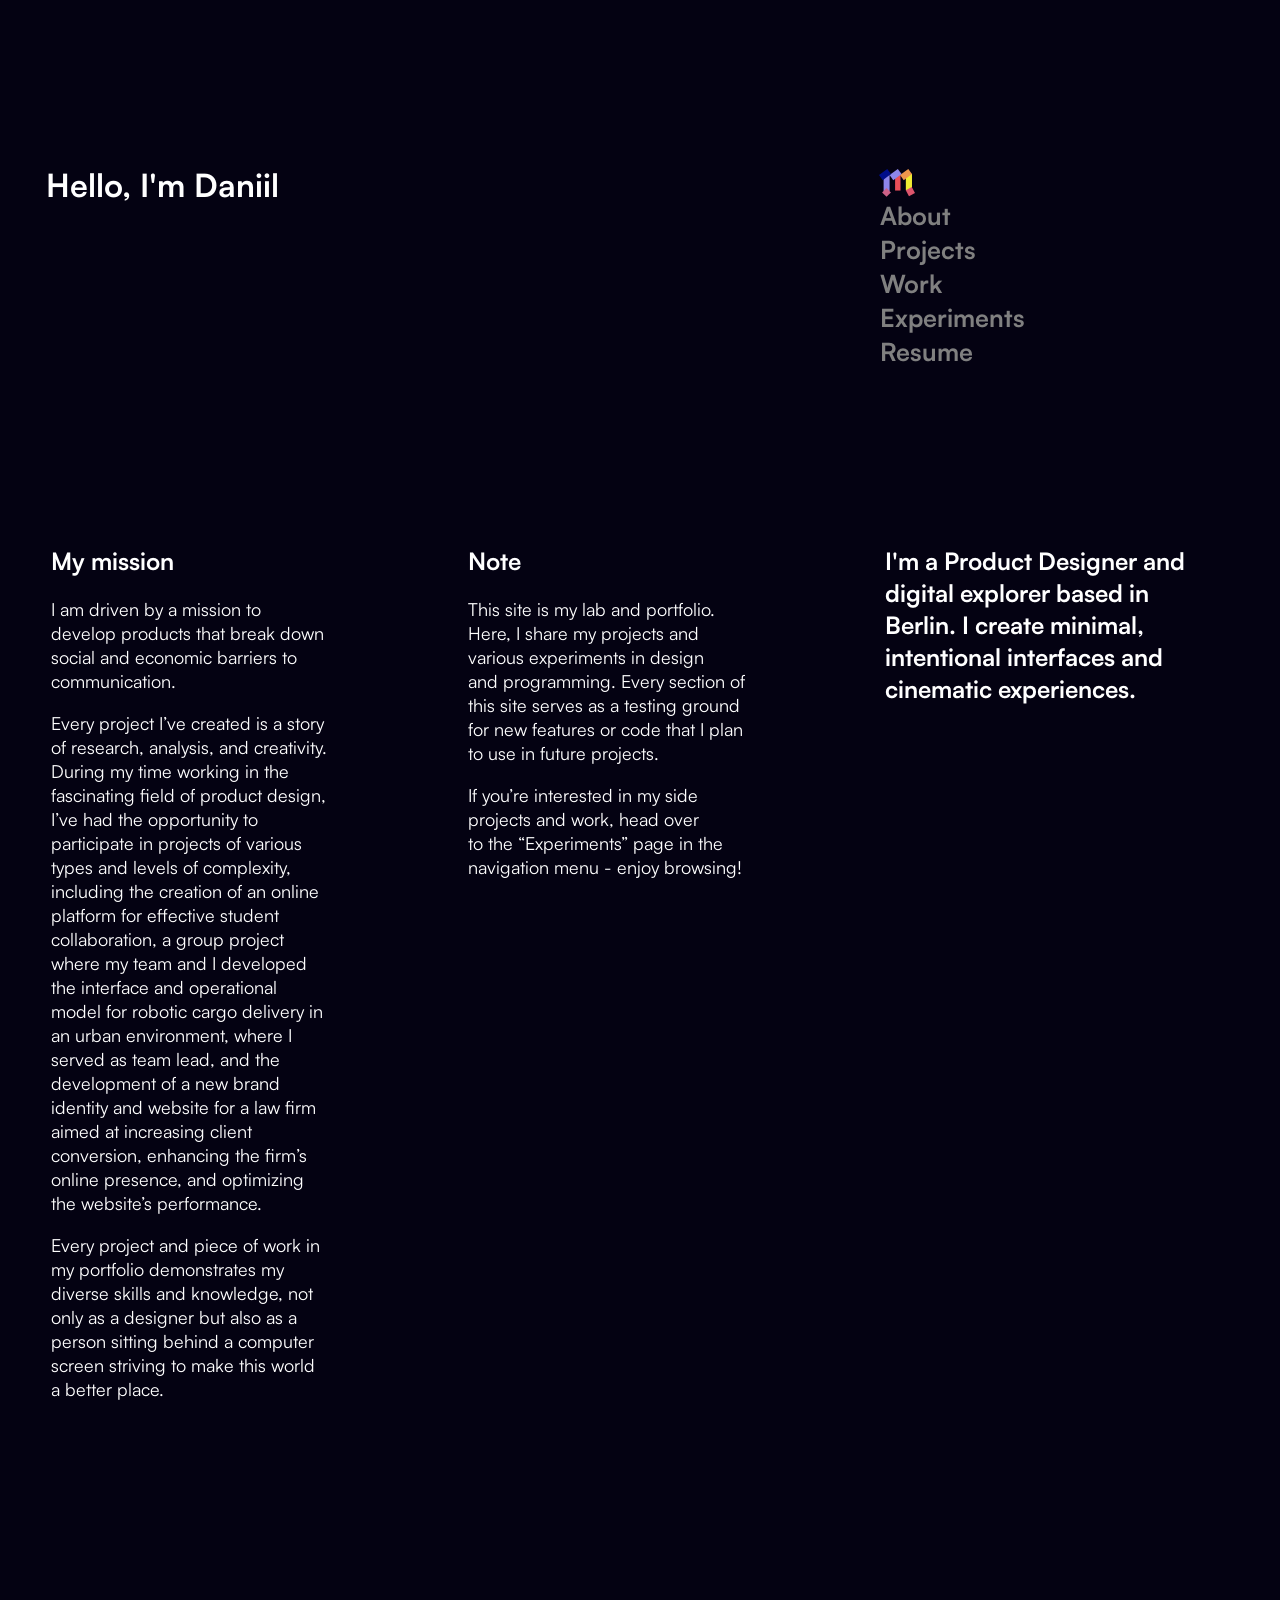
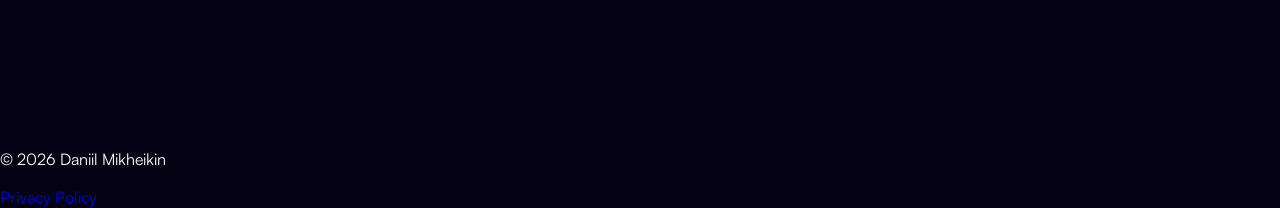
<file: index.html>
<!DOCTYPE html>
<html lang="en">

<head>
	<meta charset="UTF-8">
	<meta name="viewport" content="width=device-width, initial-scale=1.0, shrink-to-fit=no">
	<title>Daniil Mikheikin — Product Designer in Berlin</title>
	<meta name="description" content="Product designer in Berlin. I design minimal, intentional interfaces — research, prototyping and code. Case studies, professional work and design experiments.">
	<link rel="icon" href="favicon.svg" type="image/svg+xml">
	<link rel="icon" href="favicon-32.png" sizes="32x32" type="image/png">
	<link rel="apple-touch-icon" href="apple-touch-icon.png">

	<!-- Link preview cards (LinkedIn, Slack, WhatsApp, iMessage, X). -->
	<meta property="og:type" content="website">
	<meta property="og:site_name" content="Daniil Mikheikin">
	<meta property="og:locale" content="en_US">
	<meta property="og:title" content="Daniil Mikheikin — Product Designer in Berlin">
	<meta property="og:description" content="Product designer in Berlin. I design minimal, intentional interfaces — research, prototyping and code. Case studies, professional work and design experiments.">
	<meta property="og:url" content="https://daniil-mikheikin.github.io/daniil-mikheikin-portfolio/">
	<meta property="og:image" content="https://daniil-mikheikin.github.io/daniil-mikheikin-portfolio/og-image.png">
	<meta property="og:image:type" content="image/png">
	<meta property="og:image:width" content="1200">
	<meta property="og:image:height" content="630">
	<meta property="og:image:alt" content="Mikheikin Daniil, Product Designer">
	<meta name="twitter:card" content="summary_large_image">
	<link rel="canonical" href="https://daniil-mikheikin.github.io/daniil-mikheikin-portfolio/">
	<link rel="stylesheet" href="style.css" />
</head>

<body class="home-page">

<!-- Fluid that the cursor pushes around. Decorative only. -->
<canvas id="fluid-canvas" aria-hidden="true"></canvas>

<div class="page">

	<h1 id="greetings">Hello, I'm Daniil</h1>
	<header class="header-home">
		<div class="logo">
			<a href="index.html" class="logo">
				<img src="./logo.svg" width="36" height="36" alt="Daniil Mikheikin Logo">
			</a>
		</div>
		<nav class="navigation">
			<div><a href="about.html">About</a></div>
			<div><a href="projects.html">Projects</a></div>
			<div><a href="work.html">Work</a></div>
			<div><a href="experiments.html">Experiments</a></div>
			<div><a href="Daniil_Mikheikin_CV_Product_Designer.pdf" download>Resume</a></div>
		</nav>
	</header>

<main class="container-home">
<div class="three-columns">
	<section class="column">
		<h2>My mission</h2>
	<div class="body-text">
		<p>
			I am driven by a mission to develop products that break down social and economic barriers to communication.</p>
		<p>
		Every project I’ve created is a story of research, analysis, and creativity. During my time working in the fascinating field of product design, I’ve had the opportunity to participate in projects of various types and levels of complexity, including the creation of an online platform for effective student collaboration, a group project where my team and I developed the interface and operational model for robotic cargo delivery in an urban environment, where I served as team lead, and the development of a new brand identity and website for a law firm aimed at increasing client conversion, enhancing the firm’s online presence, and optimizing the website’s performance.</p>

		<p>
			Every project and piece of work in my portfolio demonstrates my diverse skills and knowledge, not only as a designer but also as a person sitting behind a computer screen striving to make this world<br> a better place.
		</p>
	</div>
	</section>
	<section class="column">
		<h2>Note</h2>
	<div class="body-text">
		<p>
			This site is my lab and portfolio. Here, I share my projects and various experiments in design<br> and programming.
			Every section of this site serves as a testing ground for new features or code that I plan to use in future projects.
		</p>
		<p>
			If you’re interested in my side projects and work, head over<br> to the “Experiments” page in the navigation menu - enjoy browsing!
		</p>
	</div>
	</section>
	<section class="column three">
		<h2 id="about">I'm a Product Designer and digital explorer based in Berlin. I create minimal, intentional interfaces and cinematic experiences.</h2>
	</section>
</main>
</div>

<footer class="site-footer">
    <p>© 2026 Daniil Mikheikin</p>
    <a href="privacy.html">Privacy Policy</a>
</footer>

<script src="fluid-cursor.js"></script>

</body>

</html>
</file>
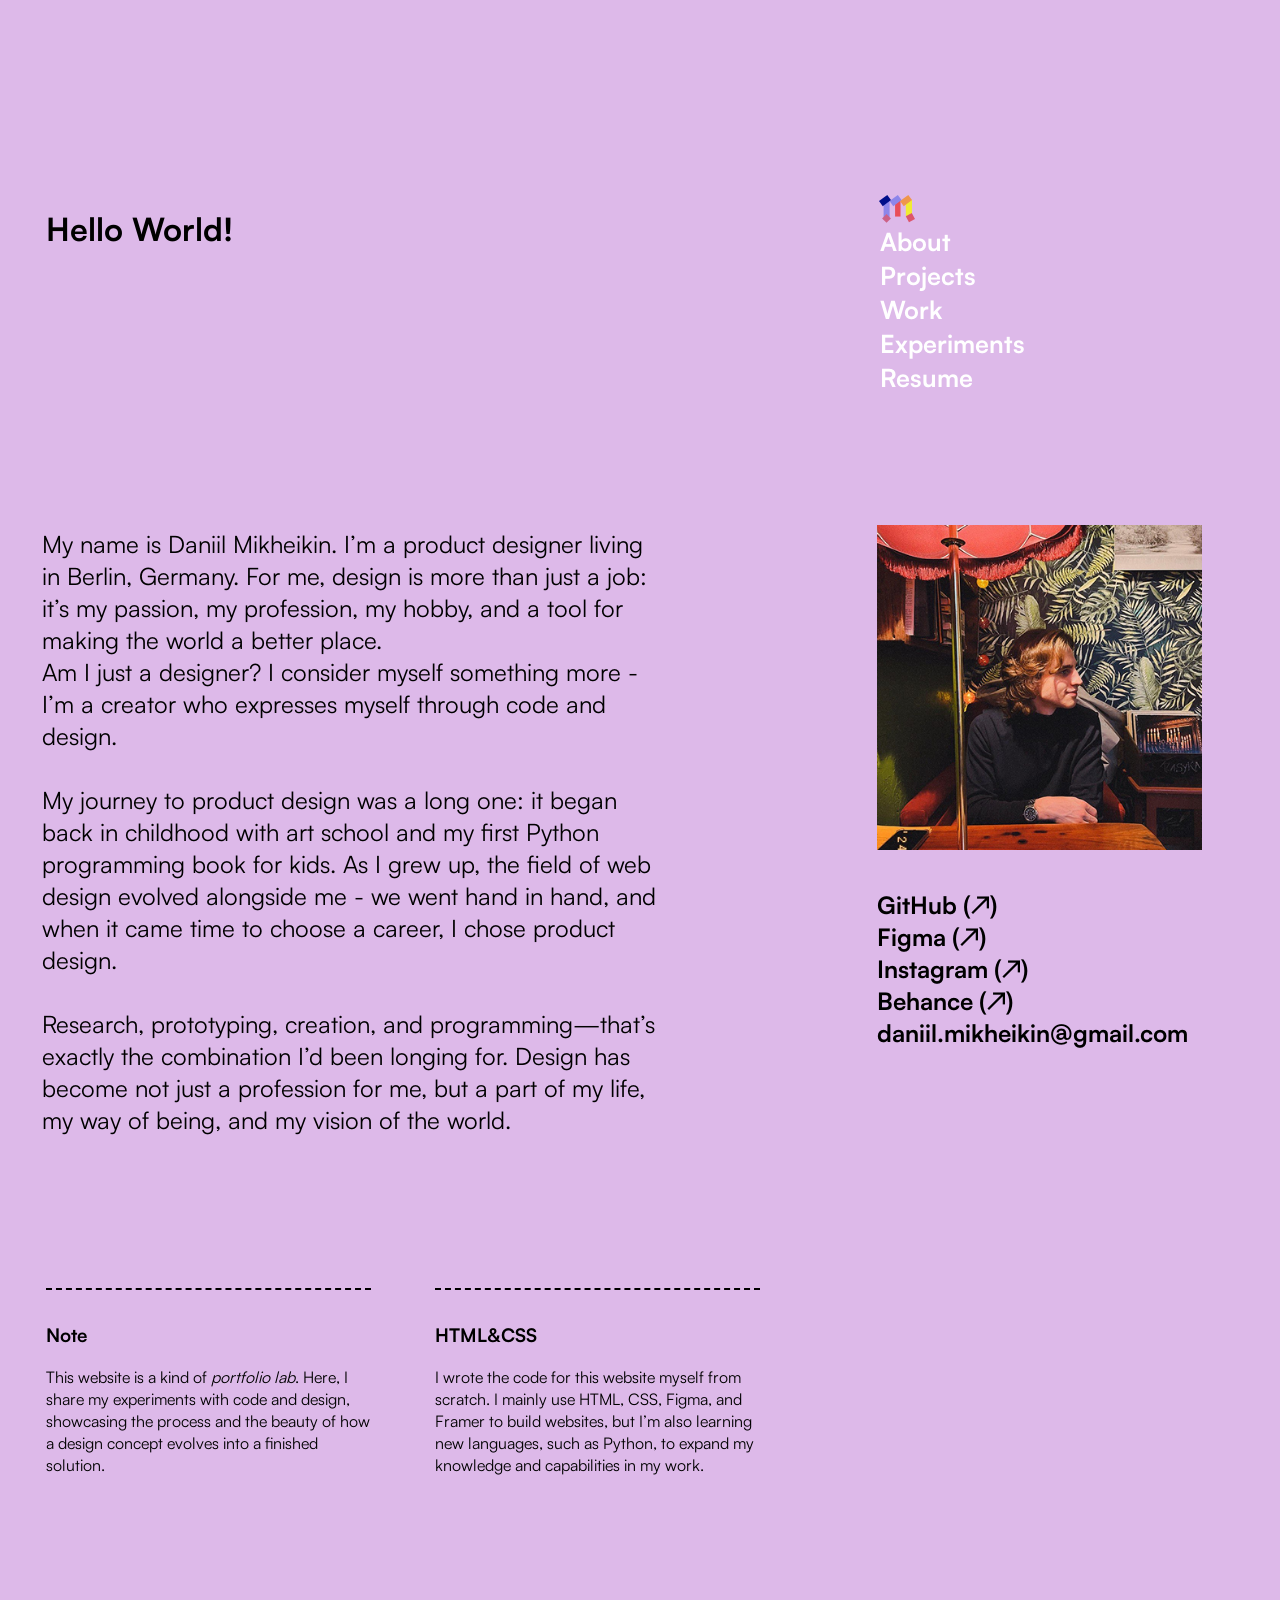
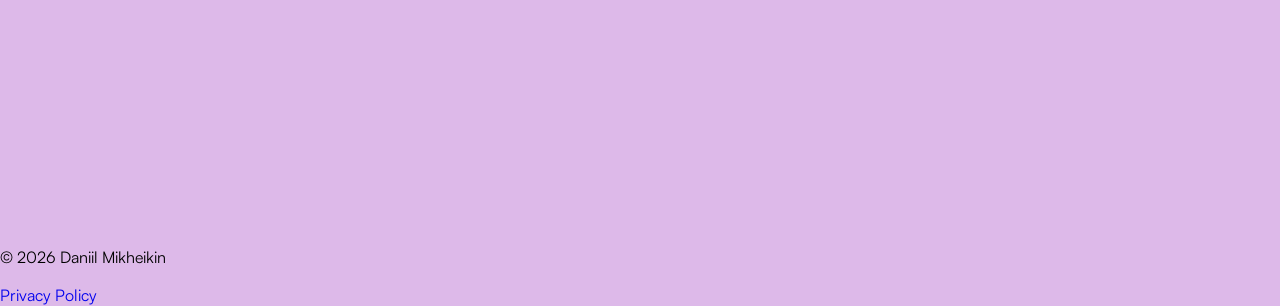
<file: about.html>
<!DOCTYPE html>
<html lang="en">

<head>
	<meta charset="UTF-8">
	<meta name="viewport" content="width=device-width, initial-scale=1.0, shrink-to-fit=no">
	<title>About — Daniil Mikheikin</title>
	<meta name="description" content="I'm Daniil Mikheikin, a product designer in Berlin. My path ran from art school and a first Python book to research, prototyping and building interfaces in code.">
	<link rel="icon" href="favicon.svg" type="image/svg+xml">
	<link rel="icon" href="favicon-32.png" sizes="32x32" type="image/png">
	<link rel="apple-touch-icon" href="apple-touch-icon.png">

	<!-- Link preview cards (LinkedIn, Slack, WhatsApp, iMessage, X). -->
	<meta property="og:type" content="website">
	<meta property="og:site_name" content="Daniil Mikheikin">
	<meta property="og:locale" content="en_US">
	<meta property="og:title" content="About — Daniil Mikheikin">
	<meta property="og:description" content="I'm Daniil Mikheikin, a product designer in Berlin. My path ran from art school and a first Python book to research, prototyping and building interfaces in code.">
	<meta property="og:url" content="https://daniil-mikheikin.github.io/daniil-mikheikin-portfolio/about.html">
	<meta property="og:image" content="https://daniil-mikheikin.github.io/daniil-mikheikin-portfolio/og-image.png">
	<meta property="og:image:type" content="image/png">
	<meta property="og:image:width" content="1200">
	<meta property="og:image:height" content="630">
	<meta property="og:image:alt" content="Mikheikin Daniil, Product Designer">
	<meta name="twitter:card" content="summary_large_image">
	<link rel="canonical" href="https://daniil-mikheikin.github.io/daniil-mikheikin-portfolio/about.html">
	<link rel="stylesheet" href="style.css" />
</head>

<body class="about-page">

<div class="page">

	<h1 id="hello-world">Hello World!</h1>
	<header class="header-about">
		<div class="logo">
			<a href="index.html" class="logo">
				<img src="./logo.svg" width="36" height="36" alt="Daniil Mikheikin Logo">
			</a>
		</div>
		<nav class="navigation">
			<div><a href="about.html">About</a></div>
			<div><a href="projects.html">Projects</a></div>
			<div><a href="work.html">Work</a></div>
			<div><a href="experiments.html">Experiments</a></div>
			<div><a href="Daniil_Mikheikin_CV_Product_Designer.pdf" download>Resume</a></div>
		</nav>
	</header>

<main class="container">
<div class="three-columns-about">
	<section class="column-about">
	<div id="about-me-text">
		<p>
			My name is Daniil Mikheikin. I’m a product designer living in Berlin, Germany. For me, design is more than just a job: it’s my passion, my profession, my hobby, and a tool for making the world a better place.<br>
			Am I just a designer? I consider myself something more - I’m a creator
			who expresses myself through code and design.<br><br>

			My journey to product design was a long one: it began back in childhood with art school and my first Python programming book for kids. 
			As I grew up, the field of web design evolved alongside me - we went hand in hand, and when it came time to choose a career, I chose product design.<br><br>

			Research, prototyping, creation, and programming—that’s exactly the combination I’d been longing for.
			Design has become not just a profession for me, but a part of my life, my way of being, and my vision of the world.
		</p>
	</div>
	</section>
	<section class="column-about">

	</section>
	<section class="column-three-photo">
		<div class="social-media-links">
			<img src="me.png" alt="Daniil's Portrait" id="my-photo"><br><br>
			<a href="https://github.com/daniil-mikheikin" target="_blank" rel="noopener">GitHub (↗)</a><br>
			<a href="link to Figma" target="_blank" rel="noopener">Figma (↗)</a><br>
			<a href="https://www.instagram.com/md.ddesign/" target="_blank" rel="noopener">Instagram (↗)</a><br>
			<a href="https://www.behance.net/danielmikheikin" target="_blank" rel="noopener">Behance (↗)</a><br>
			<a>daniil.mikheikin@gmail.com</a>
		</div>
	</section>

	<section>
	<div class="bottom-section">
		<div class="info-block">
			<hr class="mini-divider">
			<h3>Note</h3>
			<p>
				This website is a kind of <i>portfolio lab</i>. Here, I share my experiments with code and design, showcasing the process and the beauty of how a design concept evolves into a finished solution.
			</p>
		</div>

		<div class="info-block">
			<hr class="mini-divider">
			<h3>HTML&CSS</h3>
			<p>
				I wrote the code for this website myself from scratch. I mainly use HTML, CSS, Figma, and Framer to build websites, but I’m also learning new languages, such as Python, to expand my knowledge and capabilities in my work.
			</p>
		</div>
	</div>
	</section>
</main>
</div>

<footer class="site-footer">
    <p>© 2026 Daniil Mikheikin</p>
    <a href="privacy.html">Privacy Policy</a>
</footer>

</body>

</html>
</file>
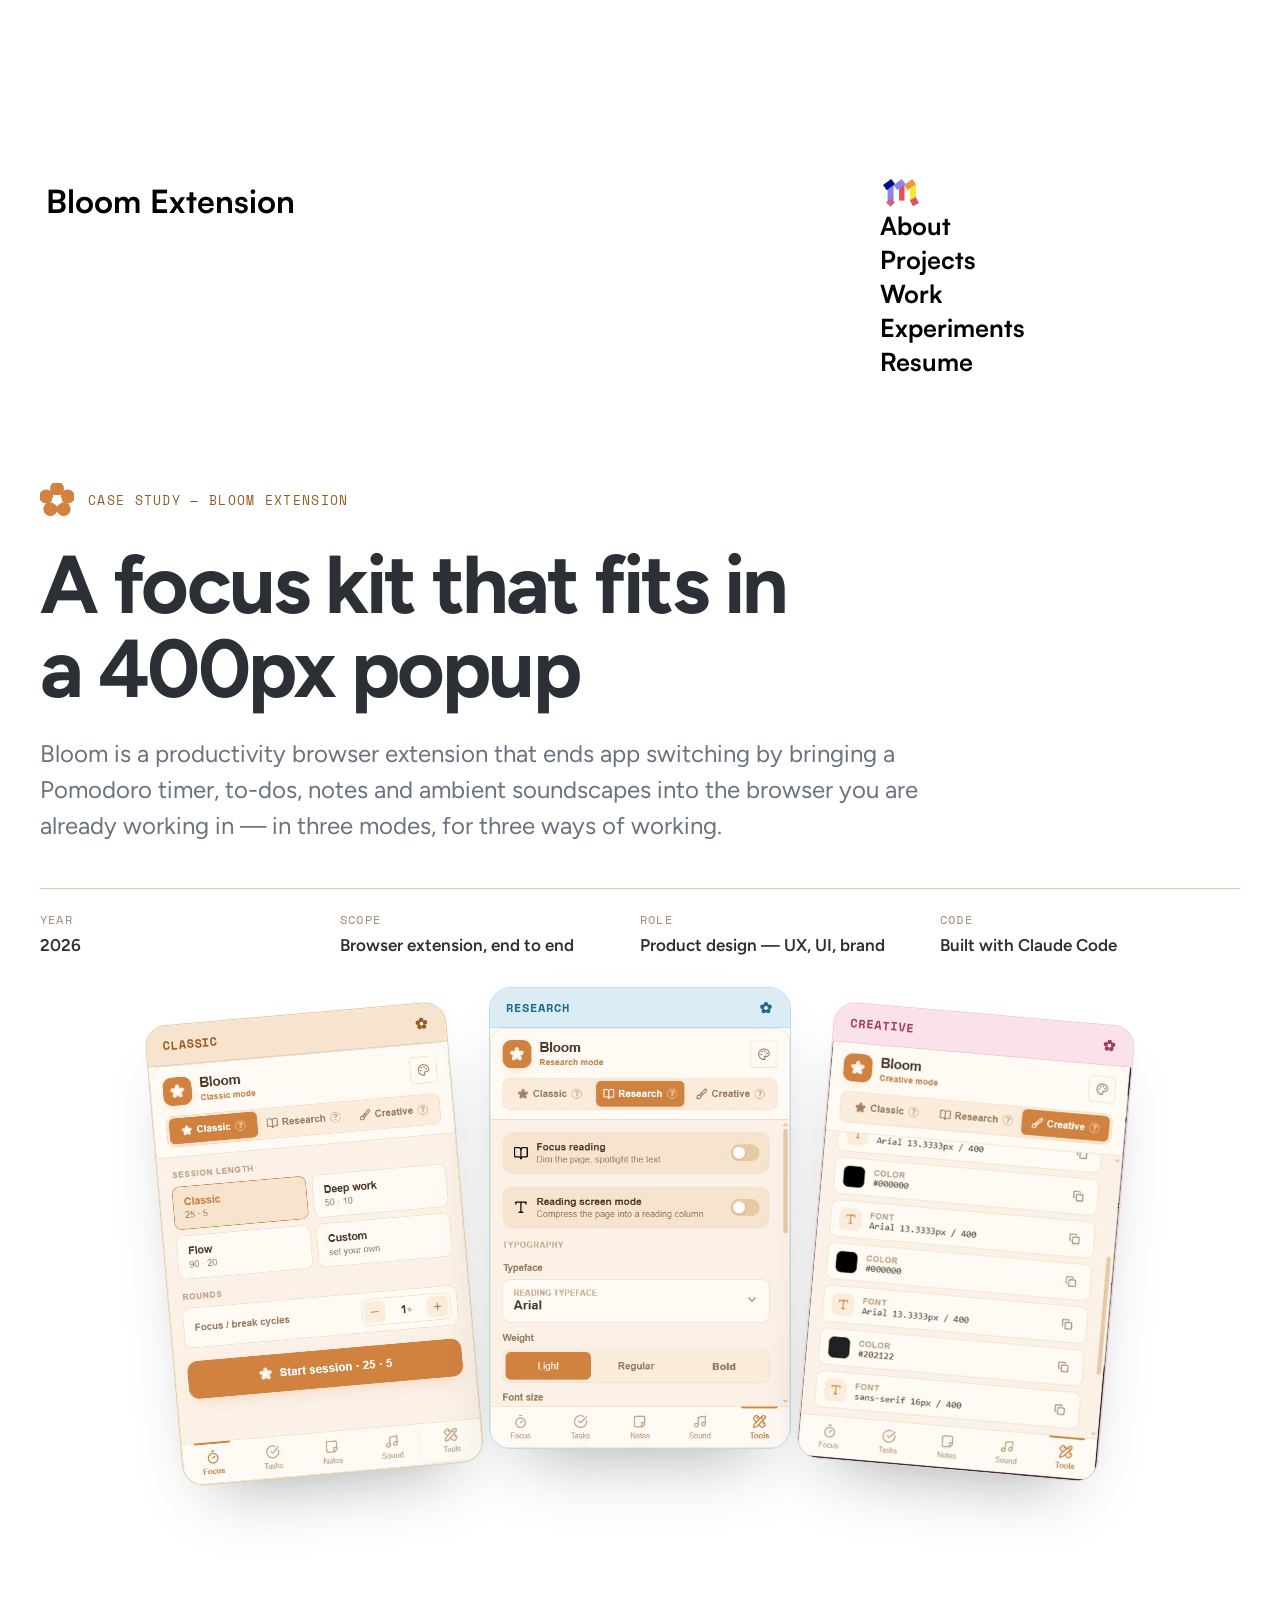
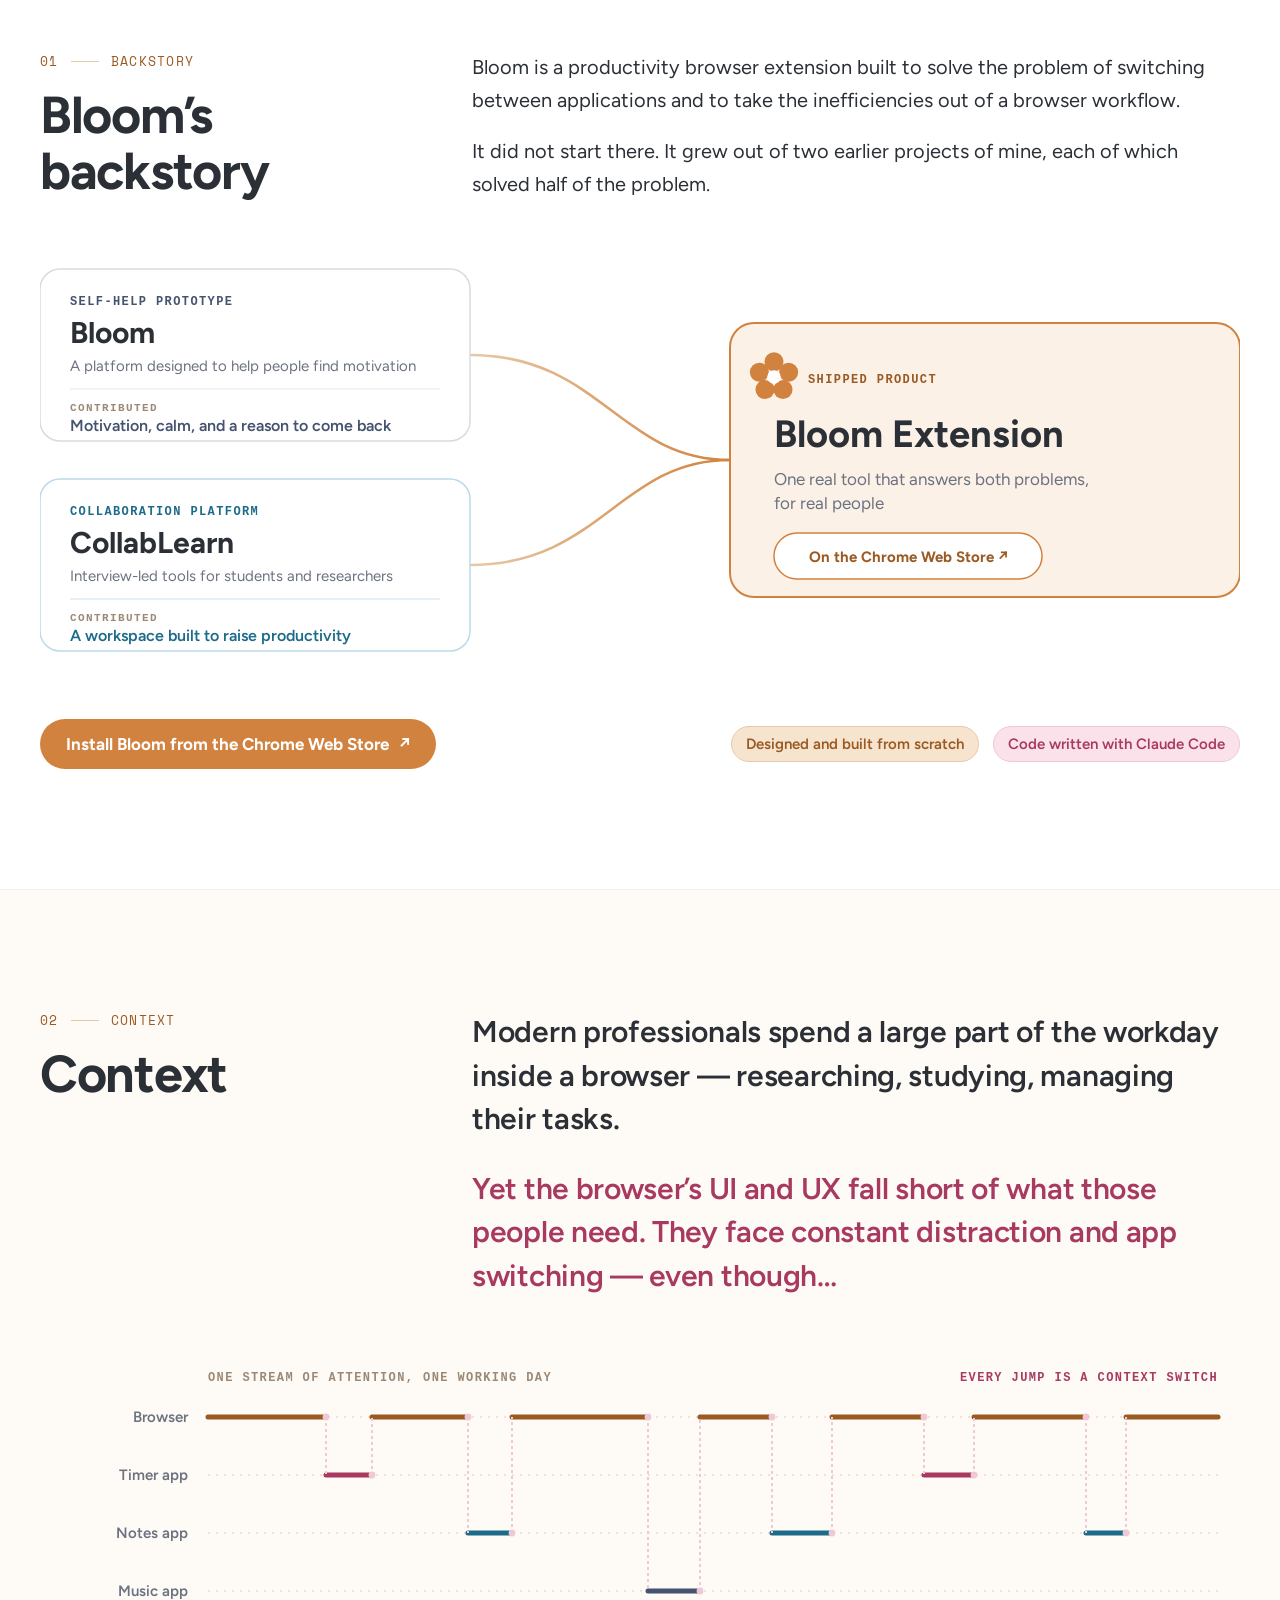
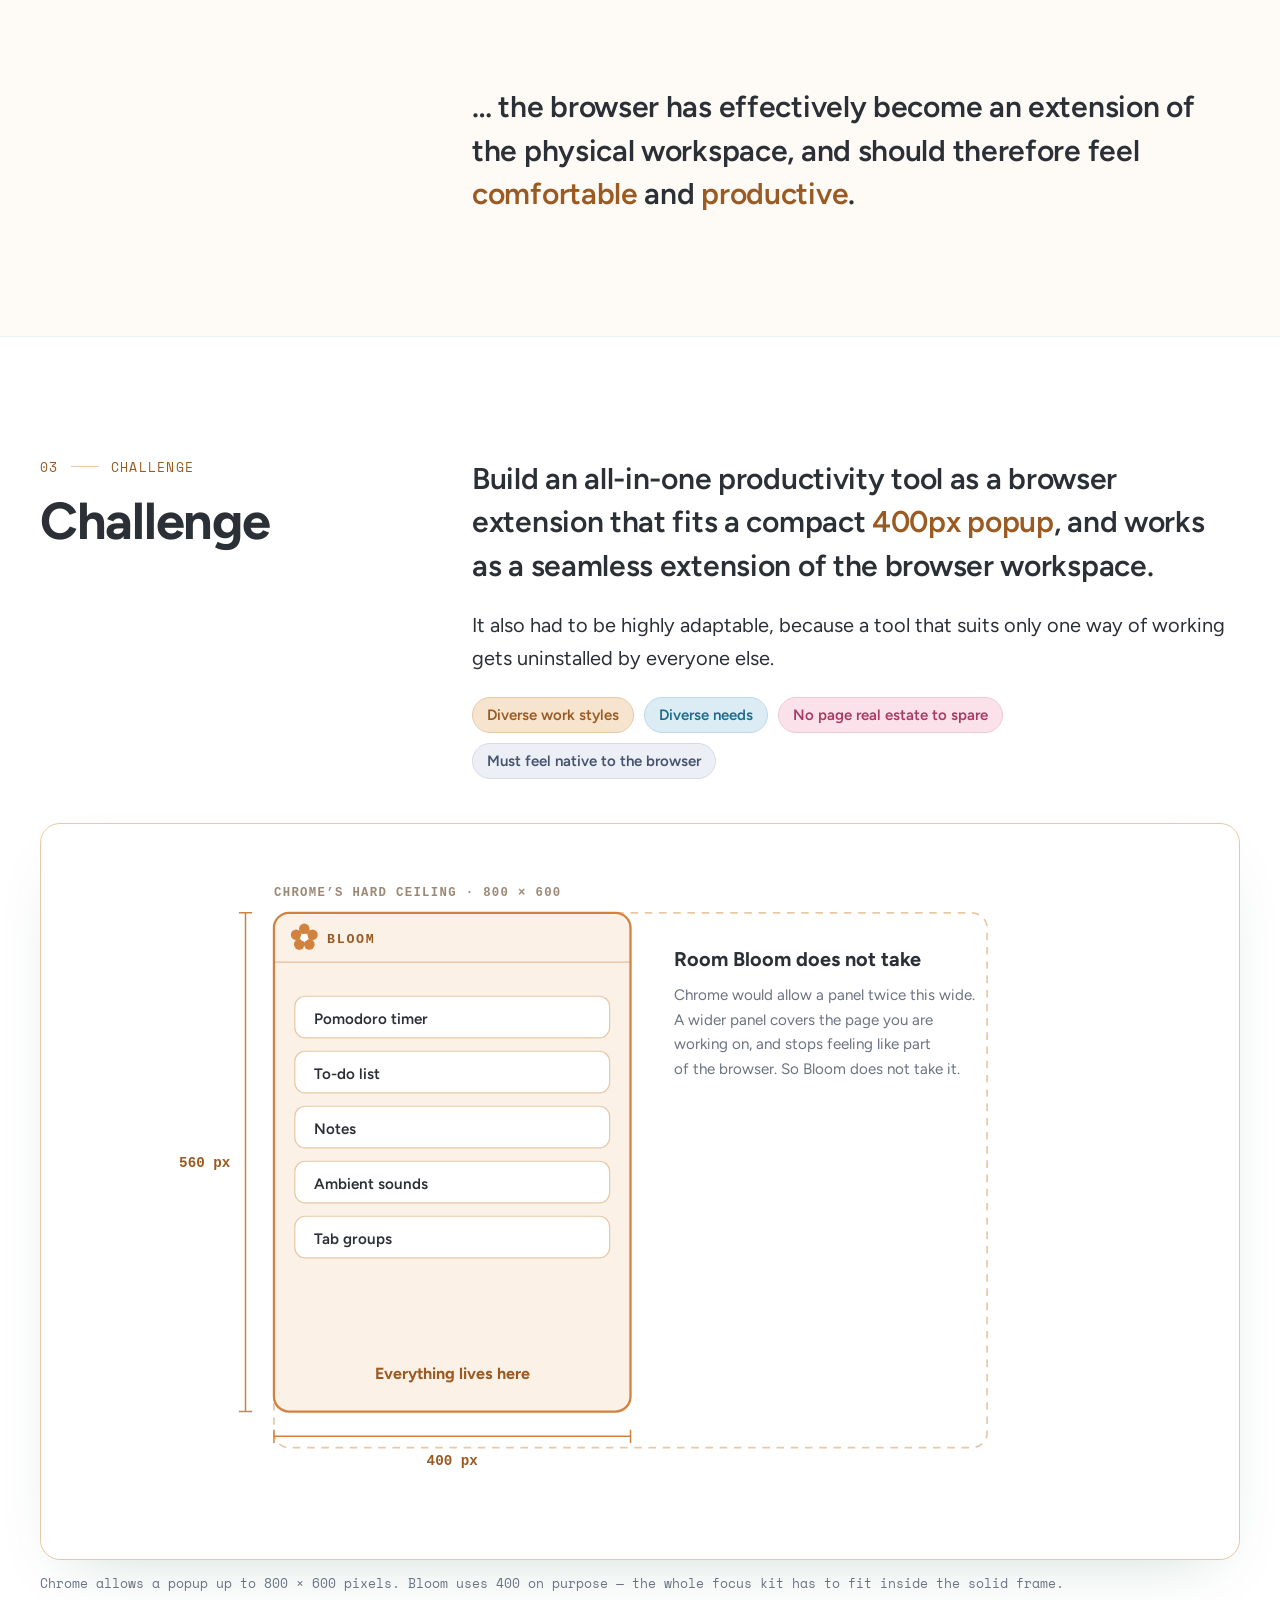
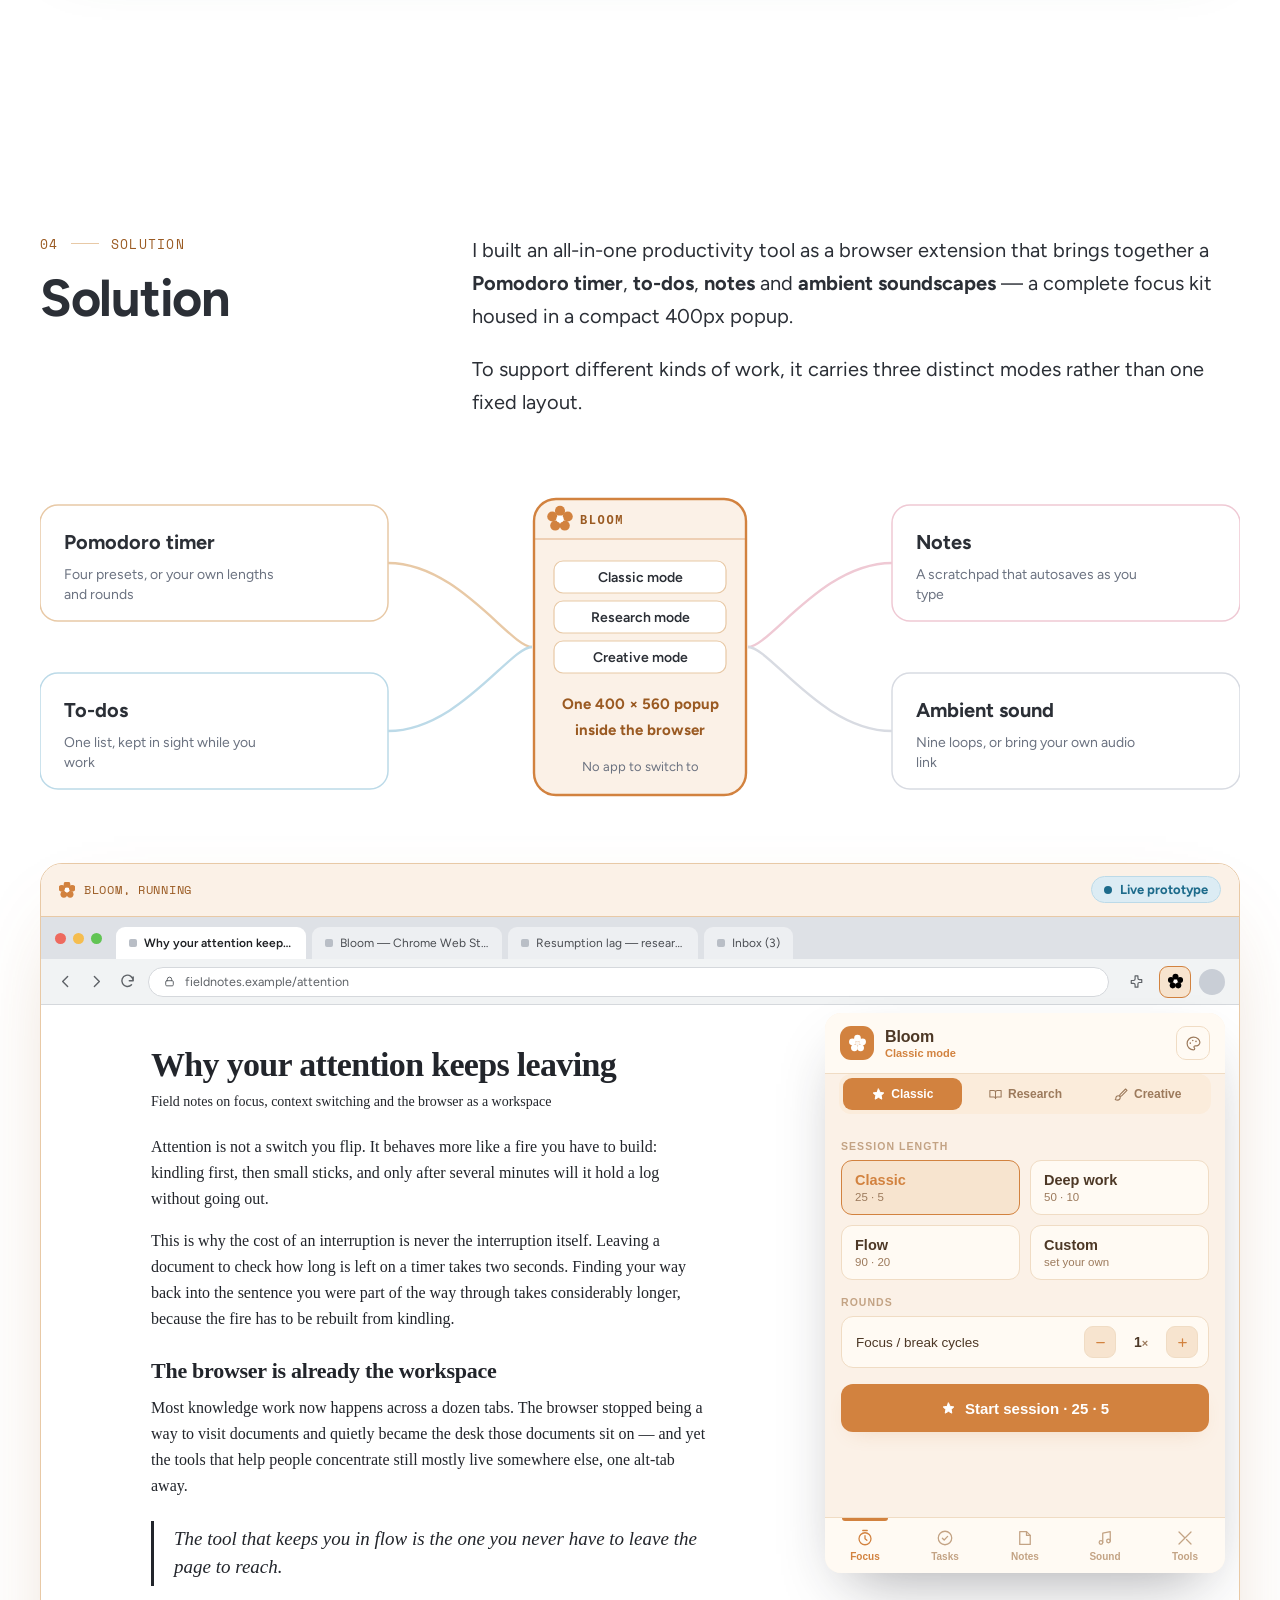
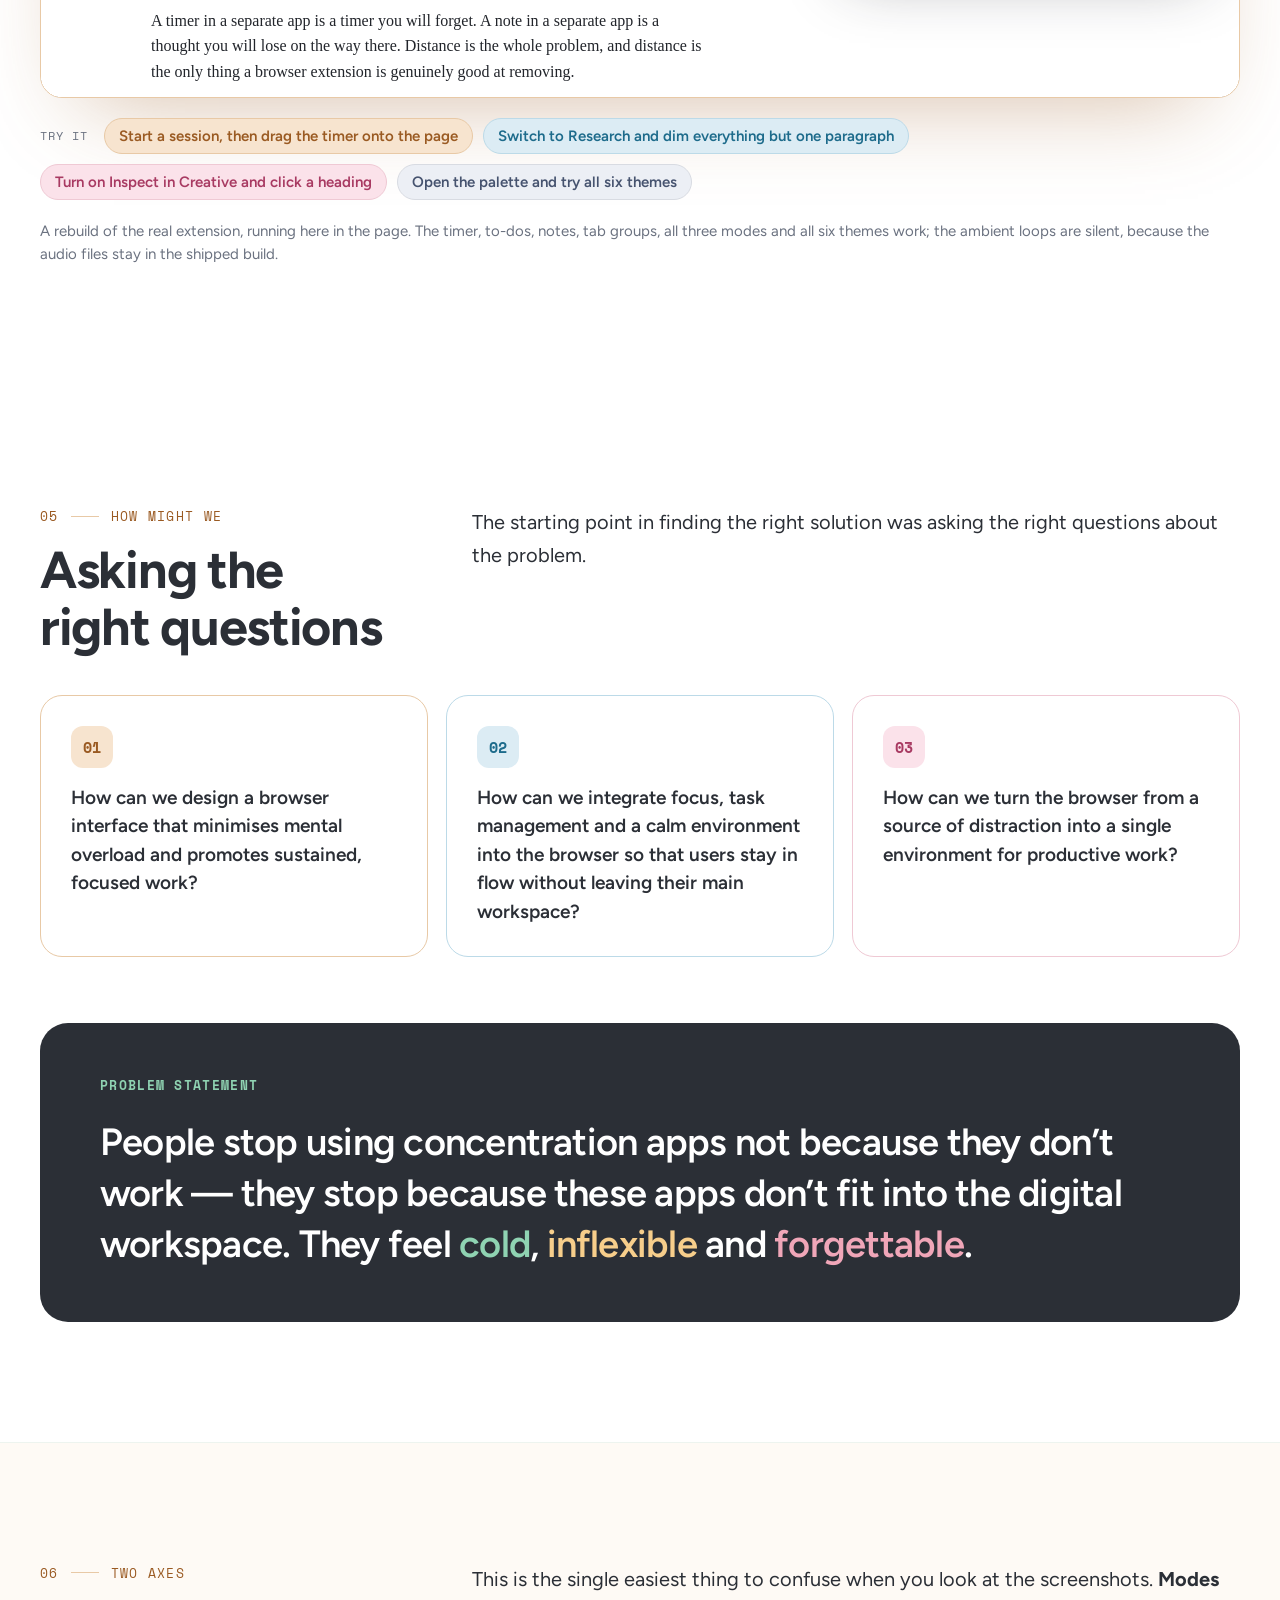
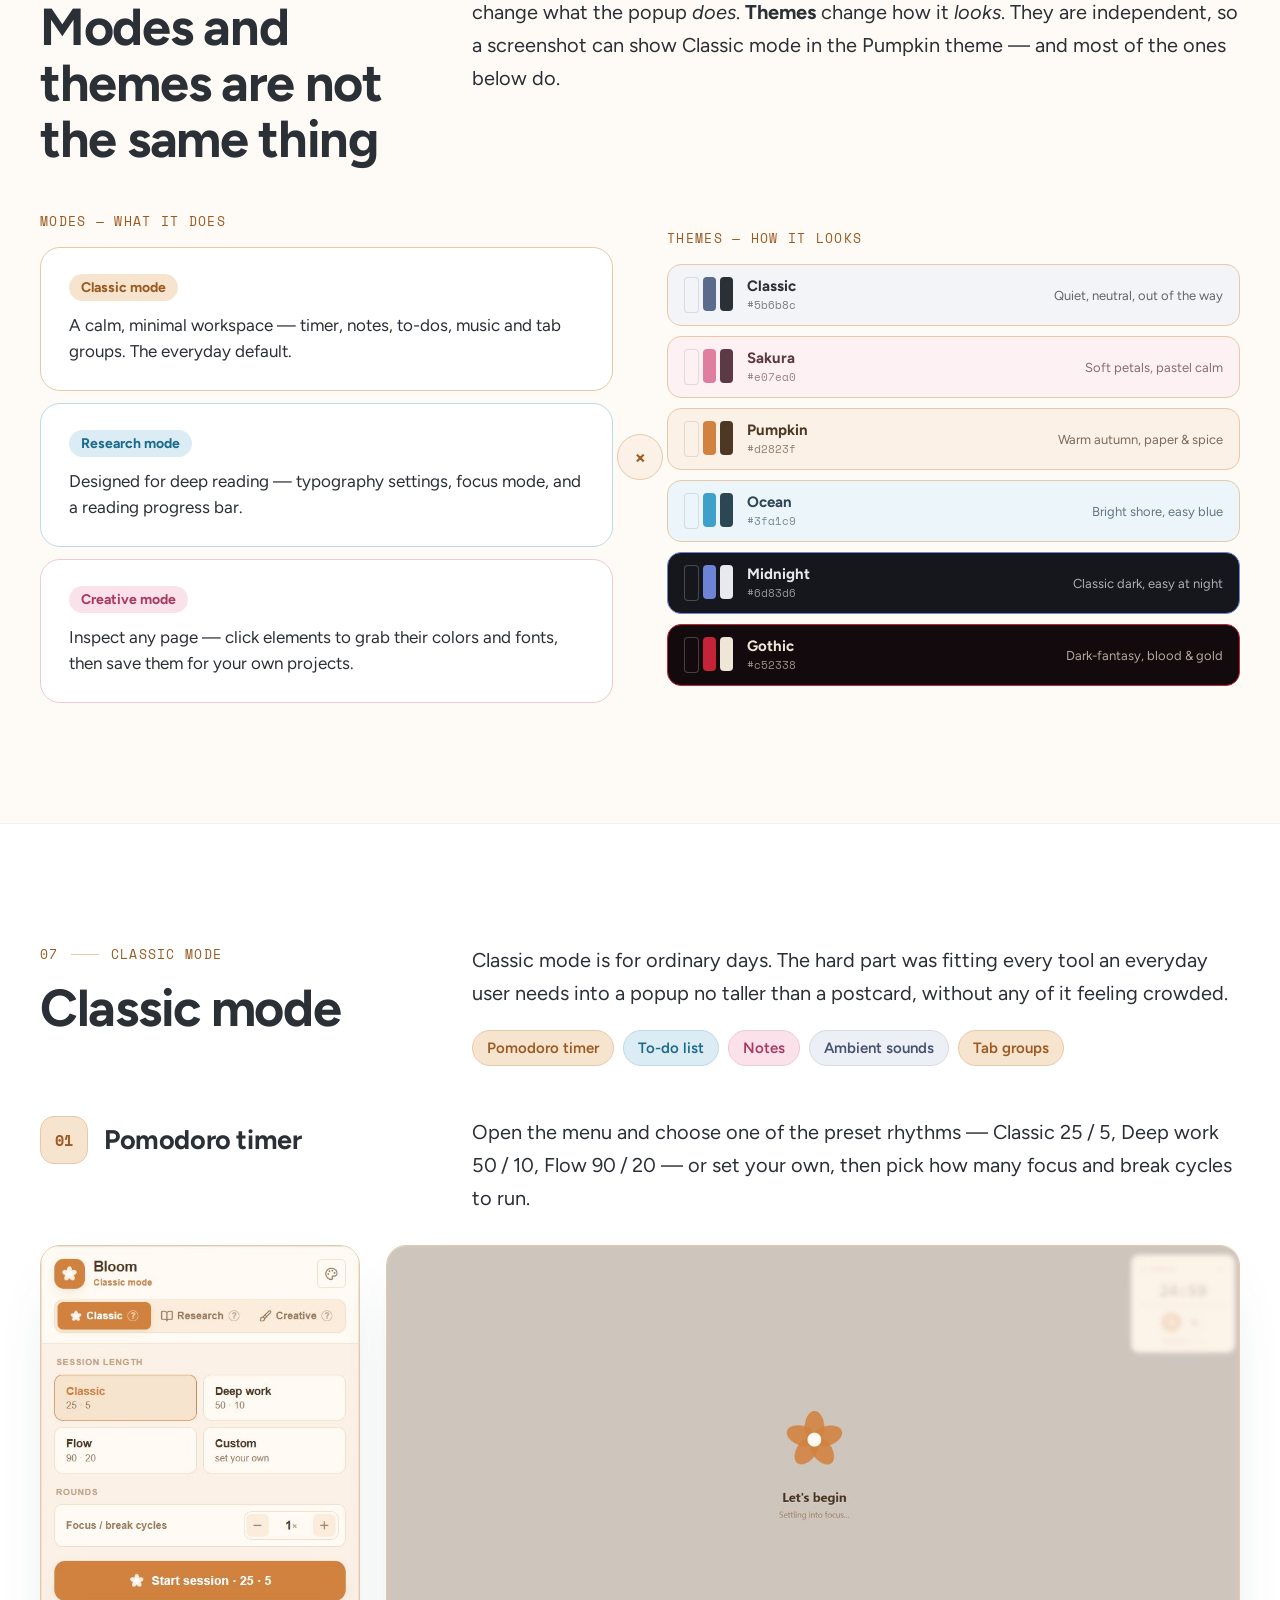
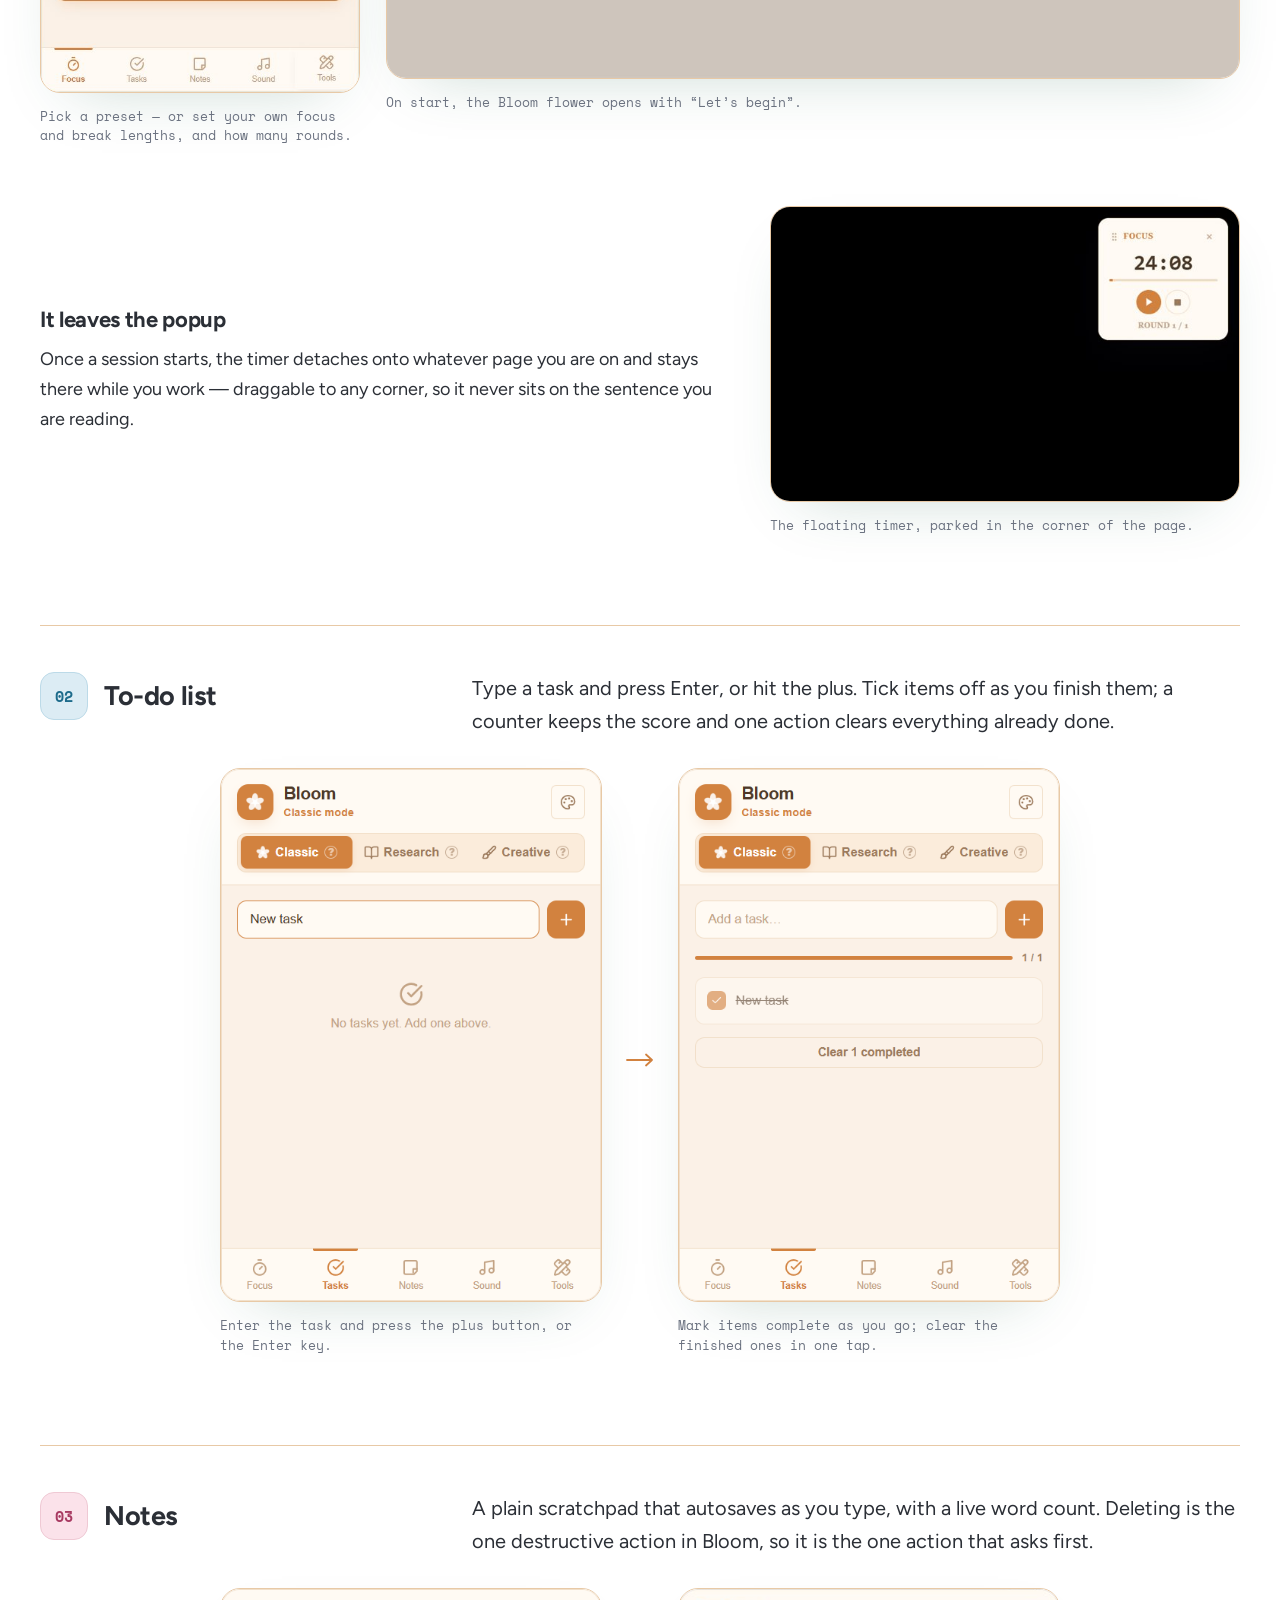
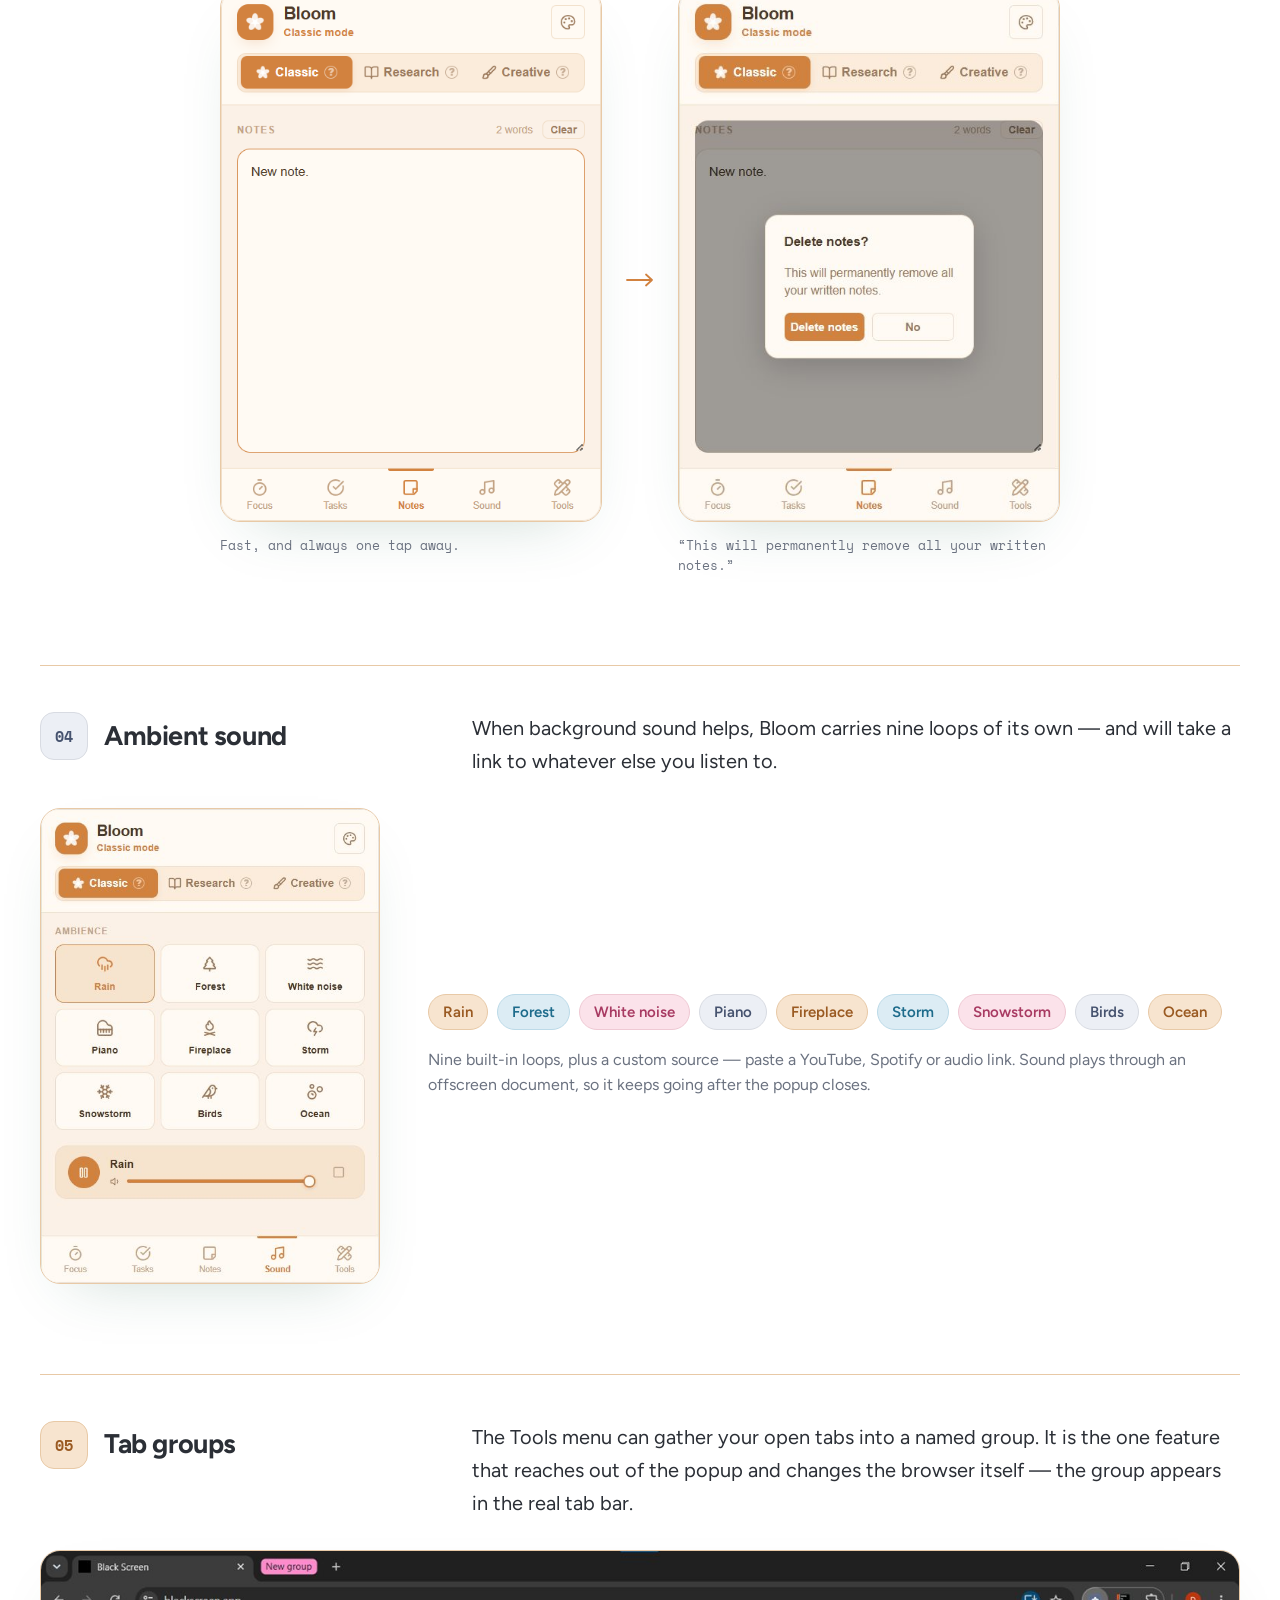
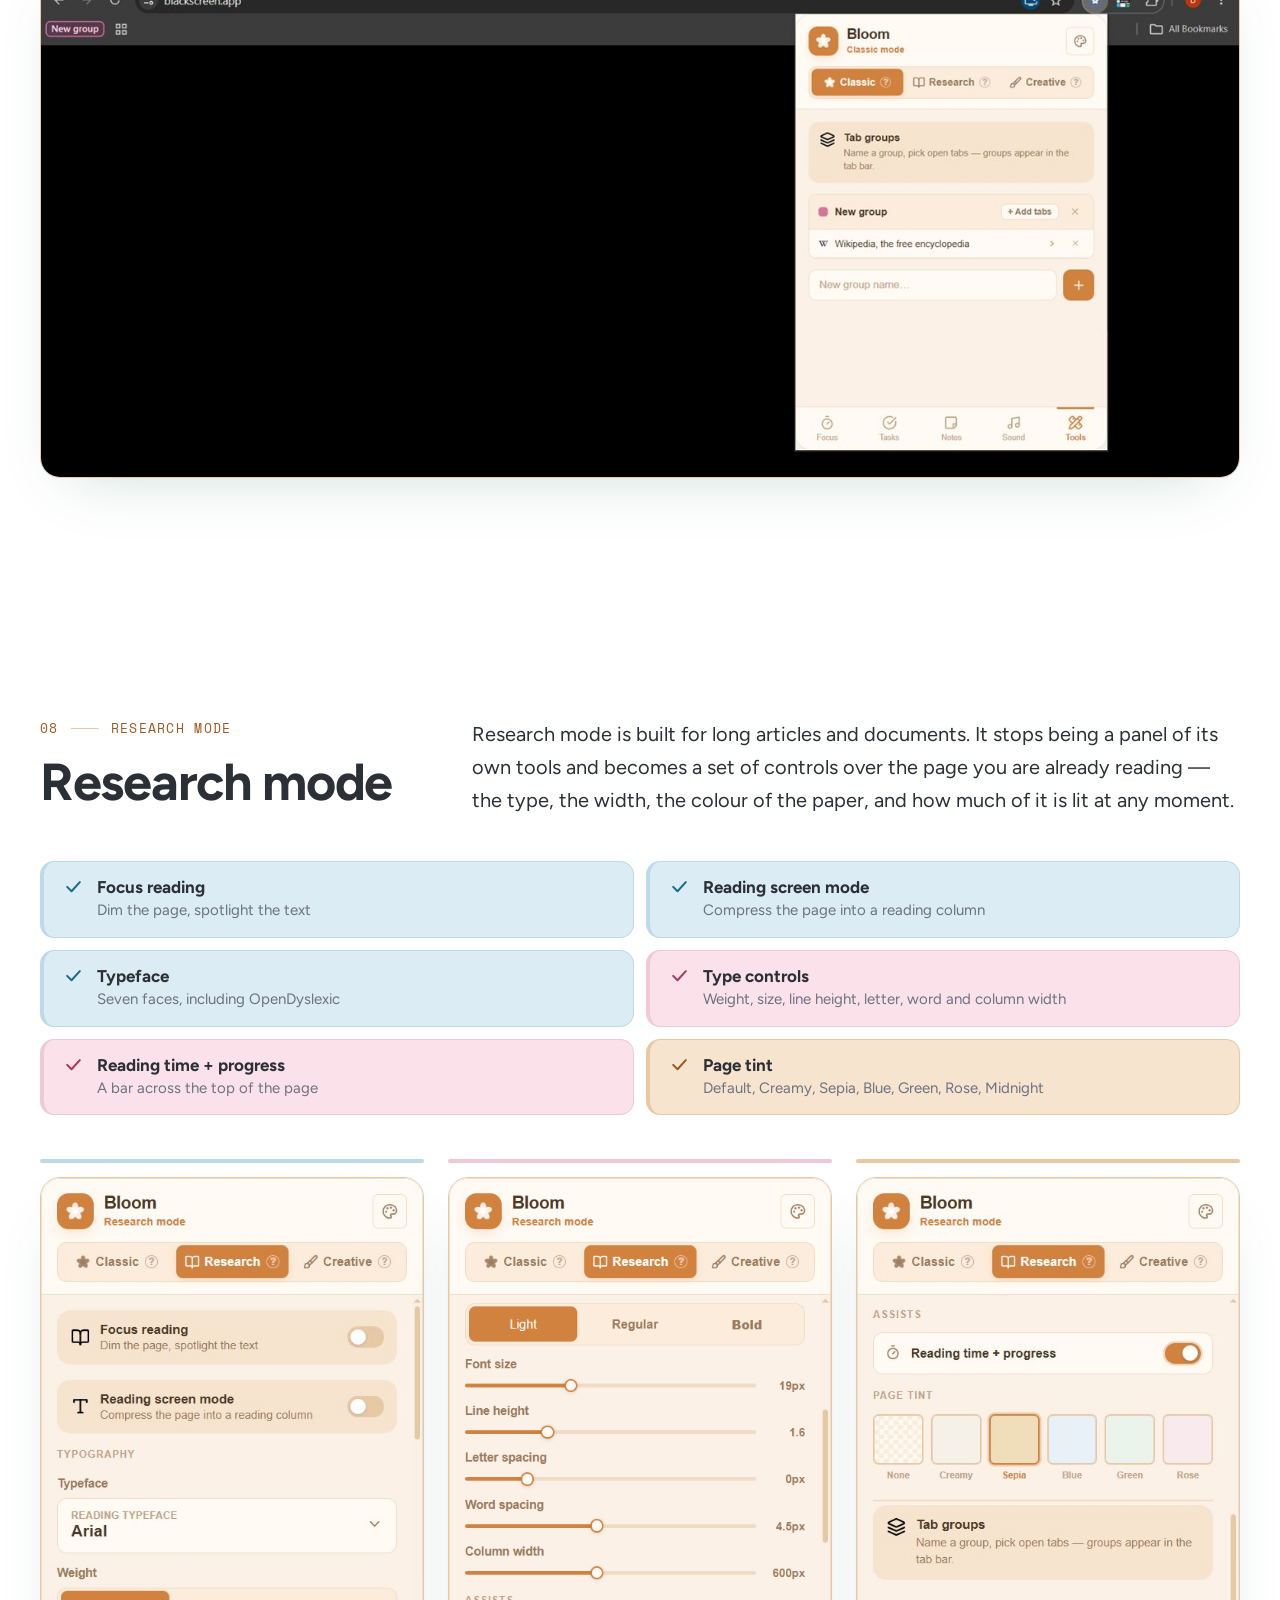
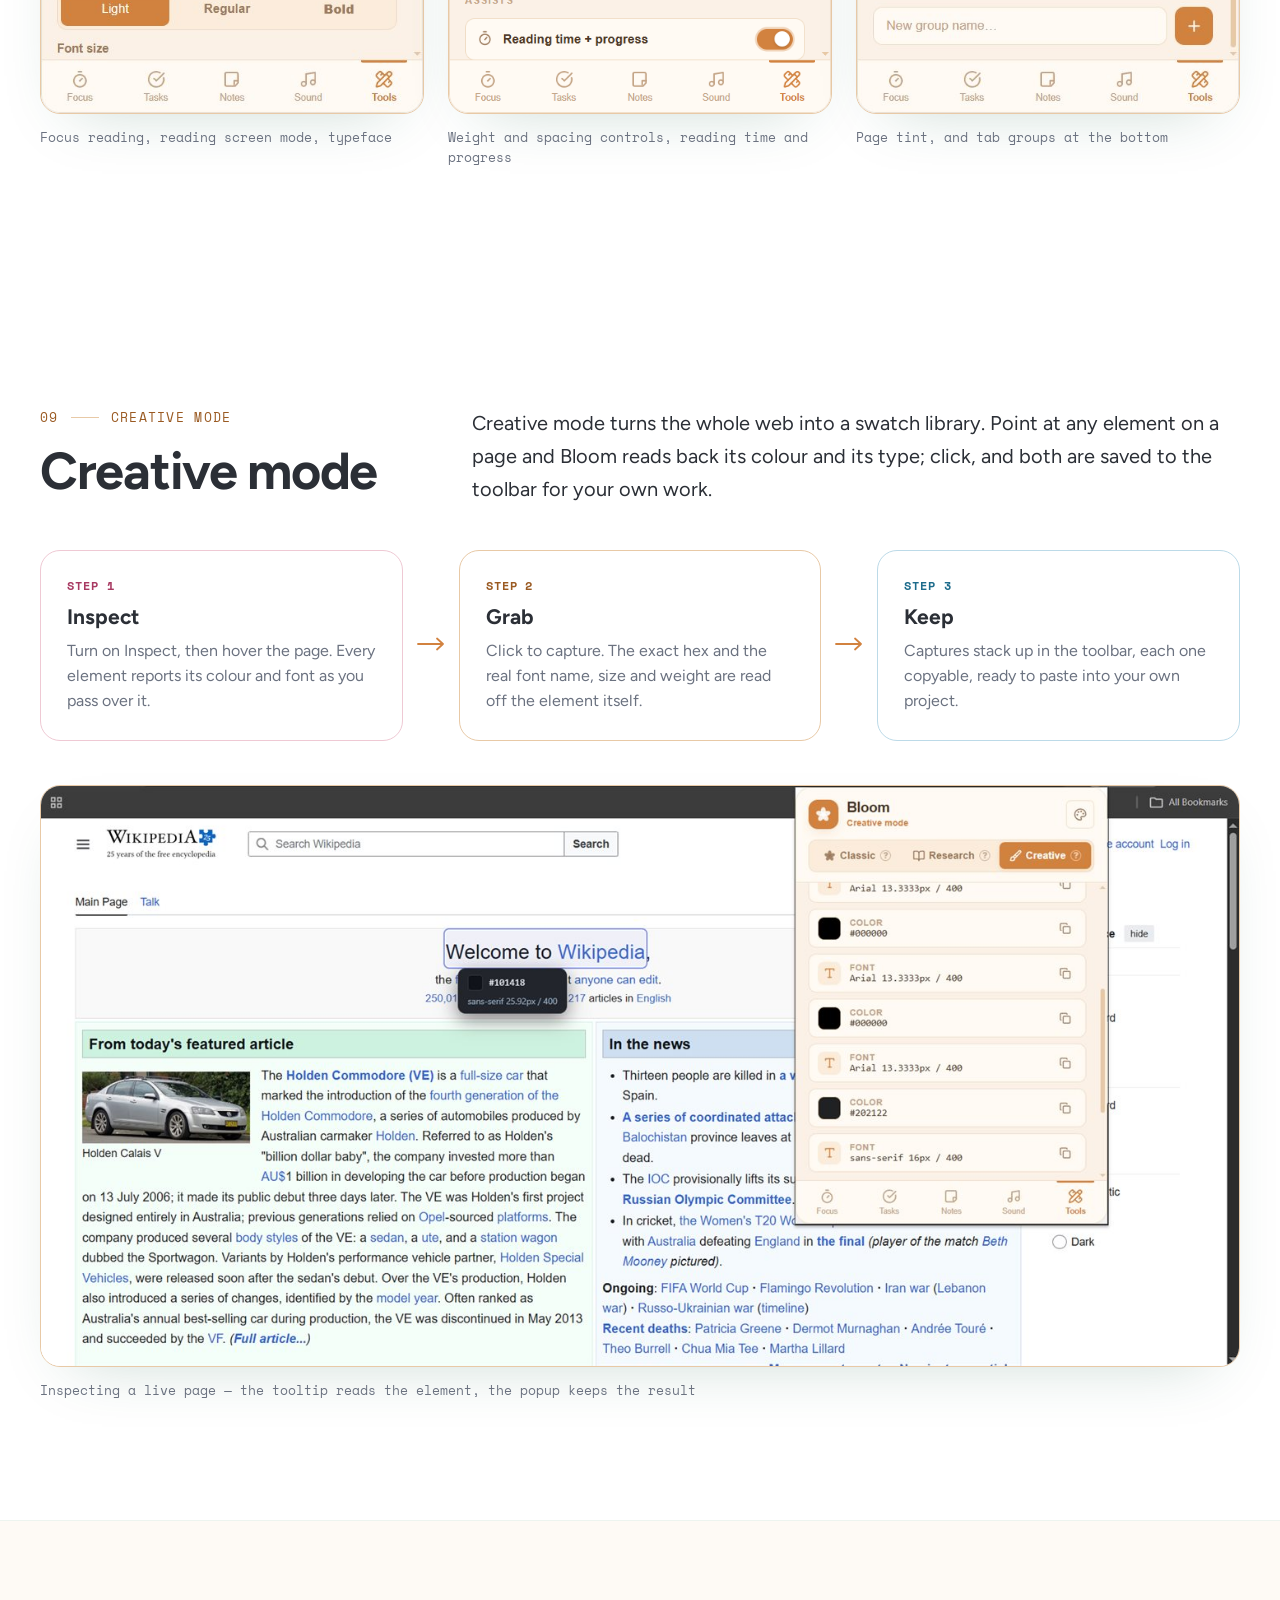
<file: bloom_extension_casestudy.html>
<!DOCTYPE html>
<html lang="en">

<head>
	<meta charset="UTF-8">
	<meta name="viewport" content="width=device-width, initial-scale=1.0, shrink-to-fit=no">
	<title>Bloom Extension case study — Daniil Mikheikin</title>
	<meta name="description" content="UX/UI case study: Bloom, a browser extension that puts a Pomodoro timer, to-dos, notes and ambient sound into a 400px popup, in three modes and six themes.">
	<link rel="stylesheet" href="https://fonts.googleapis.com/css2?family=Figtree:wght@400;500;600;700&amp;family=Space+Mono:wght@400;700&amp;display=swap">
	<link rel="icon" href="favicon.svg" type="image/svg+xml">
	<link rel="icon" href="favicon-32.png" sizes="32x32" type="image/png">
	<link rel="apple-touch-icon" href="apple-touch-icon.png">

	<!-- Link preview cards (LinkedIn, Slack, WhatsApp, iMessage, X). -->
	<meta property="og:type" content="article">
	<meta property="og:site_name" content="Daniil Mikheikin">
	<meta property="og:locale" content="en_US">
	<meta property="og:title" content="Bloom Extension case study — Daniil Mikheikin">
	<meta property="og:description" content="UX/UI case study: Bloom, a browser extension that puts a Pomodoro timer, to-dos, notes and ambient sound into a 400px popup, in three modes and six themes.">
	<meta property="og:url" content="https://daniil-mikheikin.github.io/daniil-mikheikin-portfolio/bloom_extension_casestudy.html">
	<meta property="og:image" content="https://daniil-mikheikin.github.io/daniil-mikheikin-portfolio/og-image.png">
	<meta property="og:image:type" content="image/png">
	<meta property="og:image:width" content="1200">
	<meta property="og:image:height" content="630">
	<meta property="og:image:alt" content="Mikheikin Daniil, Product Designer">
	<meta name="twitter:card" content="summary_large_image">
	<link rel="canonical" href="https://daniil-mikheikin.github.io/daniil-mikheikin-portfolio/bloom_extension_casestudy.html">
	<link rel="stylesheet" href="style.css" />
<style>
body { margin: 0; }
html { scroll-behavior: smooth; }
#bl-top a:focus-visible, #bl-top [tabindex]:focus-visible { outline: 2px solid #D2823F; outline-offset: 3px; border-radius: 8px; }
@media (prefers-reduced-motion: reduce) { html { scroll-behavior: auto; } }

/* =========================================================
   RESPONSIVE
   The design exists at 1440 only, so at 1200px and up nothing
   below applies and the reference layout is untouched. These are
   the rules the build brief proposes for narrower screens - it
   marks them as suggestions, so they are worth a look before this
   goes live. Every declaration needs !important because the design
   keeps its values in inline style attributes.
   ========================================================= */

/* The phone stand-in for the live prototype. Hidden everywhere else.
   Its stills are CSS backgrounds rather than <img>, so the document
   keeps exactly the 15 images of the reference. */
#bl-top .bl-proto-fallback { display: none; }

#bl-top .bl-proto-shot {
    width: 100%;
    aspect-ratio: 1200 / 781;
    background: #fff no-repeat center top / 100% auto;
    border: 1px solid #E8C9A6;
    border-radius: 14px;
}

#bl-top .bl-proto-shot.is-classic  { background-image: url("bloom_extension_casestudy/assets/img/proto-01-classic-timer.png"); }
#bl-top .bl-proto-shot.is-research { background-image: url("bloom_extension_casestudy/assets/img/proto-06-research-mode.png"); }
#bl-top .bl-proto-shot.is-creative { background-image: url("bloom_extension_casestudy/assets/img/proto-07-creative-mode.png"); }

/* ---- 1024-1199px: the title column stops being a column ---- */
@media (max-width: 1199px) {

    #bl-top [style*="grid-template-columns: 360px"],
    #bl-top [style*="grid-template-columns: 340px"],
    #bl-top [style*="grid-template-columns: 320px"] {
        grid-template-columns: minmax(0, 1fr) !important;
        row-gap: 28px !important;
    }

    /* A title that sits above its content has nothing to stick to. */
    #bl-top [style*="position: sticky"] {
        position: static !important;
    }
}

/* ---- 900-1199px: the prototype's browser window is a fixed 1200px wide.
   Between the swap point and full width it scrolls sideways inside its own
   frame, rather than being silently clipped by the frame's overflow:hidden
   (at 1100px that was cutting 179px off the right). ---- */
@media (min-width: 900px) and (max-width: 1199px) {

    #bl-prototype {
        overflow-x: auto !important;
    }

    #bl-top .bl-proto-frame {
        width: max-content !important;
    }
}

/* ---- 768-1023px: one column throughout ---- */
@media (max-width: 1023px) {

    #bl-top [style*="grid-template-columns: repeat(4,"],
    #bl-top [style*="grid-template-columns: repeat(3,"],
    #bl-top [style*="grid-template-columns: repeat(2,"],
    #bl-top [style*="grid-template-columns: minmax(0, 1fr) 54px"],
    #bl-top [style*="grid-template-columns: minmax(0, 1fr) 470px"] {
        grid-template-columns: minmax(0, 1fr) !important;
        row-gap: 24px !important;
    }

    #bl-top [style*="padding: 120px 0"] {
        padding: 80px 0 !important;
    }

    #bl-top [style*="font-size: 82px"] { font-size: 56px !important; }
    #bl-top [style*="font-size: 52px"] { font-size: 38px !important; }
}

/* ---- below 900px: the prototype is a 1200px browser window holding a
   400px popup. Scaled to phone width its text lands at about 5px, so it
   is replaced by stills rather than shrunk and called responsive. ---- */
@media (max-width: 899px) {

    #bl-top .bl-proto-frame {
        display: none !important;
    }

    #bl-top .bl-proto-fallback {
        display: flex !important;
        flex-direction: column;
        gap: 14px;
    }
}

/* ---- below 768px ---- */
@media (max-width: 767px) {

    /* HERO CAROUSEL
       The three screenshots are fixed 300px cards in a centred flex row, so on
       a 375px phone they overflowed the 343px container and were simply
       clipped - only the middle one was reachable. It becomes a snap scroller:
       full-bleed to the viewport width so the neighbouring cards peek in at
       both edges, one card per swipe. The -5/+5 tilt is kept. */
    #bl-top header [style*="gap: 26px;"][style*="justify-content: center"] {
        justify-content: flex-start !important;
        flex-wrap: nowrap !important;
        gap: 14px !important;
        overflow-x: auto !important;
        overscroll-behavior-x: contain;
        scroll-snap-type: x mandatory;
        -webkit-overflow-scrolling: touch;
        scrollbar-width: none;
        /* Break out of the content container, out to the full viewport. */
        margin-left: calc(50% - 50vw) !important;
        margin-right: calc(50% - 50vw) !important;
        /* Side padding equal to half the leftover width lets the first and
           last card settle in the centre like the middle one. */
        padding: 34px calc((100vw - 300px) / 2) 50px !important;
    }

    #bl-top header [style*="gap: 26px;"][style*="justify-content: center"]::-webkit-scrollbar {
        display: none;
    }

    #bl-top header [style*="gap: 26px;"][style*="justify-content: center"] > * {
        scroll-snap-align: center;
    }

    /* The attention timeline is a 1200x300 diagram squeezed into the 343px
       column, which rendered its 12px row labels at 3.4px - unreadable. Give
       it its designed width back and let it scroll sideways, full-bleed so it
       has the whole viewport to move in rather than a 343px slot. */
    #bl-context .bl-timeline-scroll {
        overflow-x: auto;
        overscroll-behavior-x: contain;
        -webkit-overflow-scrolling: touch;
        margin-left: calc(50% - 50vw);
        margin-right: calc(50% - 50vw);
        padding: 0 16px;
    }

    #bl-context .bl-timeline-scroll > svg {
        width: 1200px !important;
        max-width: none !important;
    }

    /* "Asking the right questions": three cards in a flex row at flex: 1 1 0,
       which left each one 102px wide - one word per line. Same shape of bug as
       the research strip, same fix: stack them, natural height each. */
    #bl-top [style*="display: flex; align-items: stretch; gap: 18px;"] {
        flex-direction: column !important;
    }

    #bl-top [style*="display: flex; align-items: stretch; gap: 18px;"] > * {
        flex: 0 0 auto !important;
    }

    /* Creative mode's three-step flow: same flex row, 77px cards, plus the two
       connecting arrows. Stack it and turn the arrows a quarter turn so they
       still point from one step to the next. */
    #bl-top [style*="display: flex; align-items: stretch; gap: 14px;"] {
        flex-direction: column !important;
    }

    #bl-top [style*="display: flex; align-items: stretch; gap: 14px;"] > div {
        flex: 0 0 auto !important;
    }

    #bl-top [style*="display: flex; align-items: stretch; gap: 14px;"] > span {
        transform: rotate(90deg);
    }

    /* The "Install it from the Chrome Web Store" bar. Its round arrow is a flex
       item with the default flex-shrink: 1, so the row squeezed it to 28px wide
       while its height stayed 60px - an egg, not a circle. Pin it, and give the
       52px side padding back to the headline. */
    #bl-top a[href*="chromewebstore"][style*="justify-content: space-between"] {
        padding: 30px 24px !important;
        gap: 18px !important;
    }

    #bl-top a[href*="chromewebstore"][style*="justify-content: space-between"] > span:last-child {
        flex: 0 0 60px !important;
        /* The blanket 26px -> 21px rule further down was catching this glyph
           too, shrinking the arrow while its circle stayed 60px. Put it back. */
        font-size: 26px !important;
    }

    #bl-top [style*="width: min(1200px, calc(100% - 64px))"] {
        width: calc(100% - 32px) !important;
    }

    #bl-top [style*="padding: 120px 0"] {
        padding: 56px 0 !important;
    }

    #bl-top [style*="padding: 104px 0 36px"] {
        padding: 24px 0 36px !important;
    }

    #bl-top [style*="font-size: 82px"] { font-size: 40px !important; letter-spacing: -0.02em !important; }
    #bl-top [style*="font-size: 52px"] { font-size: 30px !important; }
    #bl-top [style*="font-size: 38px"] { font-size: 26px !important; }
    #bl-top [style*="font-size: 34px"] { font-size: 25px !important; }
    #bl-top [style*="font-size: 30px"] { font-size: 23px !important; }
    #bl-top [style*="font-size: 27px"] { font-size: 21px !important; }
    #bl-top [style*="font-size: 26px"] { font-size: 21px !important; }
    #bl-top [style*="font-size: 21px"] { font-size: 18px !important; }
    #bl-top [style*="font-size: 20px"] { font-size: 17px !important; }
}

</style>
</head>

<body id="bloom-ext-casestudy-page">

<div class="page">

	<!-- Styled to match the other case-study page titles, but not an h1: the
	     case study hero below already carries the one h1 of this page. -->
	<div id="bloom-ext-title">Bloom Extension</div>
	<header class="header-collablearn">
		<div class="logo">
			<a href="index.html" class="logo-experiments">
				<img src="./logo.svg" width="36" height="36" alt="Daniil Mikheikin Logo">
			</a>
		</div>
		<nav class="navigation">
			<div><a href="about.html">About</a></div>
			<div><a href="projects.html">Projects</a></div>
			<div><a href="work.html">Work</a></div>
			<div><a href="experiments.html">Experiments</a></div>
			<div><a href="Daniil_Mikheikin_CV_Product_Designer.pdf" download>Resume</a></div>
		</nav>
	</header>

	<main>
<div id="bl-top" style="width: 100%; box-sizing: border-box; background: #ffffff; color: #2B2F36; font-family: 'Figtree', system-ui, -apple-system, sans-serif; -webkit-font-smoothing: antialiased;"><header style="padding: 104px 0 36px;"><div style="width: min(1200px, calc(100% - 64px)); margin: 0 auto;"><div style="display: flex; flex-direction: column; gap: 26px;"><div style="display: flex; align-items: center; gap: 14px;"><svg width="34" height="34" viewBox="-17 -17 34 34" aria-hidden="true"><g transform="translate(0 0) scale(1.25)"><circle cx="0" cy="-9" r="5.6" fill="#D2823F"></circle><circle cx="8.6" cy="-2.8" r="5.6" fill="#D2823F"></circle><circle cx="5.3" cy="7.3" r="5.6" fill="#D2823F"></circle><circle cx="-5.3" cy="7.3" r="5.6" fill="#D2823F"></circle><circle cx="-8.6" cy="-2.8" r="5.6" fill="#D2823F"></circle><circle cx="0" cy="0" r="4" fill="#ffffff"></circle></g></svg><div style="display: flex; align-items: center; gap: 12px; font-family: 'Space Mono', ui-monospace, SFMono-Regular, monospace; font-size: 13px; font-weight: 400; letter-spacing: 0.1em; text-transform: uppercase; color: #9A5A22;"><span>Case study — Bloom Extension</span></div></div><h1 style="margin: 0; font-size: 82px; line-height: 1.02; font-weight: 700; letter-spacing: -0.035em; max-width: 15ch;">A focus kit that fits in a 400px popup</h1><p style="margin: 0; max-width: 62ch; font-size: 24px; line-height: 1.5; color: #6B7280;">Bloom is a productivity browser extension that ends app switching by bringing a Pomodoro timer, to-dos, notes and ambient soundscapes into the browser you are already working in — in three modes, for three ways of working.</p><div style="display: grid; grid-template-columns: repeat(4, minmax(0, 1fr)); gap: 0; margin-top: 18px; border-top: 1px solid #E8C9A6;"><div style="display: flex; flex-direction: column; gap: 6px; padding: 22px 22px 0 0;"><span style="font-family: 'Space Mono', ui-monospace, SFMono-Regular, monospace; font-size: 12px; letter-spacing: 0.1em; text-transform: uppercase; color: #9C8975;">Year</span><span style="font-size: 17px; font-weight: 600; line-height: 1.35;">2026</span></div><div style="display: flex; flex-direction: column; gap: 6px; padding: 22px 22px 0 0;"><span style="font-family: 'Space Mono', ui-monospace, SFMono-Regular, monospace; font-size: 12px; letter-spacing: 0.1em; text-transform: uppercase; color: #9C8975;">Scope</span><span style="font-size: 17px; font-weight: 600; line-height: 1.35;">Browser extension, end to end</span></div><div style="display: flex; flex-direction: column; gap: 6px; padding: 22px 22px 0 0;"><span style="font-family: 'Space Mono', ui-monospace, SFMono-Regular, monospace; font-size: 12px; letter-spacing: 0.1em; text-transform: uppercase; color: #9C8975;">Role</span><span style="font-size: 17px; font-weight: 600; line-height: 1.35;">Product design — UX, UI, brand</span></div><div style="display: flex; flex-direction: column; gap: 6px; padding: 22px 22px 0 0;"><span style="font-family: 'Space Mono', ui-monospace, SFMono-Regular, monospace; font-size: 12px; letter-spacing: 0.1em; text-transform: uppercase; color: #9C8975;">Code</span><span style="font-size: 17px; font-weight: 600; line-height: 1.35;">Built with Claude Code</span></div></div></div></div><div style="width: min(1200px, calc(100% - 64px)); margin: 0 auto;"><div style="display: flex; align-items: flex-start; justify-content: center; gap: 26px; padding: 30px 0 46px;"><div style="flex: 0 0 300px; transform: rotate(-5deg) translateY(26px); border-radius: 22px; overflow: hidden; background: #fff; border: 1.5px solid #E8C9A6; box-shadow: 0 34px 70px -34px rgba(22, 32, 27, 0.4);"><div style="display: flex; align-items: center; justify-content: space-between; gap: 8px; padding: 11px 16px; background: #F7E4CF; border-bottom: 1px solid #E8C9A6;"><span style="font-family: 'Space Mono', ui-monospace, SFMono-Regular, monospace; font-size: 12px; font-weight: 700; letter-spacing: 0.08em; text-transform: uppercase; color: #9A5A22;">Classic</span><svg width="16" height="16" viewBox="-12 -12 24 24" aria-hidden="true"><g transform="translate(0 0) scale(0.62)"><circle cx="0" cy="-9" r="5.6" fill="#9A5A22"></circle><circle cx="8.6" cy="-2.8" r="5.6" fill="#9A5A22"></circle><circle cx="5.3" cy="7.3" r="5.6" fill="#9A5A22"></circle><circle cx="-5.3" cy="7.3" r="5.6" fill="#9A5A22"></circle><circle cx="-8.6" cy="-2.8" r="5.6" fill="#9A5A22"></circle><circle cx="0" cy="0" r="4" fill="#ffffff"></circle></g></svg></div><img src="bloom_extension_casestudy/assets/img/07-timer-settings.png" alt="Classic mode in the Bloom popup" width="500" height="700" loading="lazy" style="display: block; width: 100%; height: auto;"></div><div style="flex: 0 0 300px; transform: rotate(0deg) translateY(0px); border-radius: 22px; overflow: hidden; background: #fff; border: 1.5px solid #BCDAE8; box-shadow: 0 34px 70px -34px rgba(22, 32, 27, 0.4);"><div style="display: flex; align-items: center; justify-content: space-between; gap: 8px; padding: 11px 16px; background: #DCECF4; border-bottom: 1px solid #BCDAE8;"><span style="font-family: 'Space Mono', ui-monospace, SFMono-Regular, monospace; font-size: 12px; font-weight: 700; letter-spacing: 0.08em; text-transform: uppercase; color: #1D6B8B;">Research</span><svg width="16" height="16" viewBox="-12 -12 24 24" aria-hidden="true"><g transform="translate(0 0) scale(0.62)"><circle cx="0" cy="-9" r="5.6" fill="#1D6B8B"></circle><circle cx="8.6" cy="-2.8" r="5.6" fill="#1D6B8B"></circle><circle cx="5.3" cy="7.3" r="5.6" fill="#1D6B8B"></circle><circle cx="-5.3" cy="7.3" r="5.6" fill="#1D6B8B"></circle><circle cx="-8.6" cy="-2.8" r="5.6" fill="#1D6B8B"></circle><circle cx="0" cy="0" r="4" fill="#ffffff"></circle></g></svg></div><img src="bloom_extension_casestudy/assets/img/08-research-focus-and-typeface.png" alt="Research mode in the Bloom popup" width="500" height="700" loading="lazy" style="display: block; width: 100%; height: auto;"></div><div style="flex: 0 0 300px; transform: rotate(5deg) translateY(26px); border-radius: 22px; overflow: hidden; background: #fff; border: 1.5px solid #EFC9D4; box-shadow: 0 34px 70px -34px rgba(22, 32, 27, 0.4);"><div style="display: flex; align-items: center; justify-content: space-between; gap: 8px; padding: 11px 16px; background: #FBE2EA; border-bottom: 1px solid #EFC9D4;"><span style="font-family: 'Space Mono', ui-monospace, SFMono-Regular, monospace; font-size: 12px; font-weight: 700; letter-spacing: 0.08em; text-transform: uppercase; color: #A83A62;">Creative</span><svg width="16" height="16" viewBox="-12 -12 24 24" aria-hidden="true"><g transform="translate(0 0) scale(0.62)"><circle cx="0" cy="-9" r="5.6" fill="#A83A62"></circle><circle cx="8.6" cy="-2.8" r="5.6" fill="#A83A62"></circle><circle cx="5.3" cy="7.3" r="5.6" fill="#A83A62"></circle><circle cx="-5.3" cy="7.3" r="5.6" fill="#A83A62"></circle><circle cx="-8.6" cy="-2.8" r="5.6" fill="#A83A62"></circle><circle cx="0" cy="0" r="4" fill="#ffffff"></circle></g></svg></div><img src="bloom_extension_casestudy/assets/img/hero-creative-mode.png" alt="Creative mode in the Bloom popup" width="382" height="530" loading="lazy" style="display: block; width: 100%; height: auto;"></div></div></div></header><section id="bl-backstory" style="padding: 120px 0;"><div style="width: min(1200px, calc(100% - 64px)); margin: 0 auto;"><div style="display: flex; flex-direction: column; gap: 44px;"><div style="display: grid; grid-template-columns: 360px minmax(0, 1fr); column-gap: 72px; align-items: start;"><div><div style="display: flex; align-items: center; gap: 12px; font-family: 'Space Mono', ui-monospace, SFMono-Regular, monospace; font-size: 13px; font-weight: 400; letter-spacing: 0.1em; text-transform: uppercase; color: #9A5A22;"><span>01</span><span aria-hidden="true" style="width: 28px; height: 1px; background: #E8C9A6;"></span><span>Backstory</span></div><h2 style="margin: 16px 0 0; font-size: 52px; line-height: 1.08; font-weight: 700; letter-spacing: -0.025em;">Bloom&#8217;s backstory</h2></div><div><div style="display: flex; flex-direction: column; gap: 18px;"><p style="margin: 0; font-size: 20px; line-height: 1.65;">Bloom is a productivity browser extension built to solve the problem of switching between applications and to take the inefficiencies out of a browser workflow.</p><p style="margin: 0; font-size: 20px; line-height: 1.65;">It did not start there. It grew out of two earlier projects of mine, each of which solved half of the problem.</p></div></div></div><svg viewBox="0 0 1200 430" role="img" aria-label="Two earlier projects, Bloom and CollabLearn, converging into the shipped Bloom Extension" style="display: block; width: 100%; height: auto;"><defs><linearGradient id="bl-join" x1="0" y1="0" x2="1" y2="0"><stop offset="0" stop-color="#E8C9A6"></stop><stop offset="1" stop-color="#D2823F"></stop></linearGradient></defs><path d="M430 110 C 560 110 580 215 690 215" fill="none" stroke="url(#bl-join)" stroke-width="2.6"></path><path d="M430 320 C 560 320 580 215 690 215" fill="none" stroke="url(#bl-join)" stroke-width="2.6"></path><rect x="0" y="24" width="430" height="172" rx="20" fill="#ffffff" stroke="#D8DBE2" stroke-width="1.5"></rect><text x="30" y="60" font-family="'JetBrains Mono', monospace" font-size="12" font-weight="700" fill="#46536F" text-anchor="start" letter-spacing="1.4">SELF-HELP PROTOTYPE</text><text x="30" y="98" font-family="'Figtree', system-ui, sans-serif" font-size="30" font-weight="700" fill="#2B2F36" text-anchor="start">Bloom</text><text x="30" y="126" font-family="'Figtree', system-ui, sans-serif" font-size="15" font-weight="400" fill="#6B7280" text-anchor="start">A platform designed to help people find motivation</text><path d="M30 144h370" stroke="#ECEFF5" stroke-width="1.5"></path><text x="30" y="166" font-family="'JetBrains Mono', monospace" font-size="11" font-weight="700" fill="#9C8975" text-anchor="start" letter-spacing="1.4">CONTRIBUTED</text><text x="30" y="186" font-family="'Figtree', system-ui, sans-serif" font-size="16" font-weight="600" fill="#46536F" text-anchor="start">Motivation, calm, and a reason to come back</text><rect x="0" y="234" width="430" height="172" rx="20" fill="#ffffff" stroke="#BCDAE8" stroke-width="1.5"></rect><text x="30" y="270" font-family="'JetBrains Mono', monospace" font-size="12" font-weight="700" fill="#1D6B8B" text-anchor="start" letter-spacing="1.4">COLLABORATION PLATFORM</text><text x="30" y="308" font-family="'Figtree', system-ui, sans-serif" font-size="30" font-weight="700" fill="#2B2F36" text-anchor="start">CollabLearn</text><text x="30" y="336" font-family="'Figtree', system-ui, sans-serif" font-size="15" font-weight="400" fill="#6B7280" text-anchor="start">Interview-led tools for students and researchers</text><path d="M30 354h370" stroke="#DCECF4" stroke-width="1.5"></path><text x="30" y="376" font-family="'JetBrains Mono', monospace" font-size="11" font-weight="700" fill="#9C8975" text-anchor="start" letter-spacing="1.4">CONTRIBUTED</text><text x="30" y="396" font-family="'Figtree', system-ui, sans-serif" font-size="16" font-weight="600" fill="#1D6B8B" text-anchor="start">A workspace built to raise productivity</text><rect x="690" y="78" width="510" height="274" rx="24" fill="#FBF1E7" stroke="#D2823F" stroke-width="2"></rect><g><g transform="translate(734 132) scale(1.7)"><circle cx="0" cy="-9" r="5.6" fill="#D2823F"></circle><circle cx="8.6" cy="-2.8" r="5.6" fill="#D2823F"></circle><circle cx="5.3" cy="7.3" r="5.6" fill="#D2823F"></circle><circle cx="-5.3" cy="7.3" r="5.6" fill="#D2823F"></circle><circle cx="-8.6" cy="-2.8" r="5.6" fill="#D2823F"></circle><circle cx="0" cy="0" r="4" fill="#ffffff"></circle></g></g><text x="768" y="138" font-family="'JetBrains Mono', monospace" font-size="12" font-weight="700" fill="#9A5A22" text-anchor="start" letter-spacing="1.4">SHIPPED PRODUCT</text><text x="734" y="202" font-family="'Figtree', system-ui, sans-serif" font-size="38" font-weight="700" fill="#2B2F36" text-anchor="start">Bloom Extension</text><text x="734" y="240" font-family="'Figtree', system-ui, sans-serif" font-size="17" font-weight="400" fill="#6B7280" text-anchor="start">One real tool that answers both problems,</text><text x="734" y="264" font-family="'Figtree', system-ui, sans-serif" font-size="17" font-weight="400" fill="#6B7280" text-anchor="start">for real people</text><a href="https://chromewebstore.google.com/detail/dbcncgilclfiidajeikchefkhjjambkm?utm_source=item-share-cb" target="_blank" rel="noopener" aria-hidden="true" tabindex="-1" style="cursor: pointer;"><rect x="734" y="288" width="268" height="46" rx="23" fill="#ffffff" stroke="#D2823F" stroke-width="1.5"></rect><text x="868" y="317" font-family="'Figtree', system-ui, sans-serif" font-size="15" font-weight="700" fill="#9A5A22" text-anchor="middle">On the Chrome Web Store  &#8599;</text></a></svg><div style="display: flex; flex-wrap: wrap; gap: 14px; align-items: center;"><a href="https://chromewebstore.google.com/detail/dbcncgilclfiidajeikchefkhjjambkm?utm_source=item-share-cb" target="_blank" rel="noopener" style="display: inline-flex; align-items: center; gap: 10px; padding: 15px 26px; border-radius: 999px; background: #D2823F; color: #fff; font-size: 17px; font-weight: 700; text-decoration: none;">Install Bloom from the Chrome Web Store <span aria-hidden="true">&#8599;</span></a><span style="flex: 1;"></span><span style="display: inline-flex; align-items: center; gap: 8px; padding: 8px 14px; border-radius: 999px; background: #F7E4CF; border: 1px solid #E8C9A6; color: #9A5A22; font-size: 15px; font-weight: 600; line-height: 1.2;">Designed and built from scratch</span><span style="display: inline-flex; align-items: center; gap: 8px; padding: 8px 14px; border-radius: 999px; background: #FBE2EA; border: 1px solid #EFC9D4; color: #A83A62; font-size: 15px; font-weight: 600; line-height: 1.2;">Code written with Claude Code</span></div></div></div></section><section id="bl-context" style="padding: 120px 0;background: #FEFAF5; border-top: 1px solid #EDF4EF; border-bottom: 1px solid #EDF4EF;"><div style="width: min(1200px, calc(100% - 64px)); margin: 0 auto;"><div style="display: flex; flex-direction: column; gap: 44px;"><div style="display: grid; grid-template-columns: 360px minmax(0, 1fr); column-gap: 72px; align-items: start;"><div><div style="display: flex; align-items: center; gap: 12px; font-family: 'Space Mono', ui-monospace, SFMono-Regular, monospace; font-size: 13px; font-weight: 400; letter-spacing: 0.1em; text-transform: uppercase; color: #9A5A22;"><span>02</span><span aria-hidden="true" style="width: 28px; height: 1px; background: #E8C9A6;"></span><span>Context</span></div><h2 style="margin: 16px 0 0; font-size: 52px; line-height: 1.08; font-weight: 700; letter-spacing: -0.025em;">Context</h2></div><div><div style="display: flex; flex-direction: column; gap: 26px;"><p style="margin: 0; font-size: 30px; line-height: 1.45; font-weight: 600; letter-spacing: -0.01em; color: #2B2F36;">Modern professionals spend a large part of the workday inside a browser &mdash; researching, studying, managing their tasks.</p><p style="margin: 0; font-size: 30px; line-height: 1.45; font-weight: 600; letter-spacing: -0.01em; color: #A83A62;">Yet the browser&#8217;s UI and UX fall short of what those people need. They face constant distraction and app switching &mdash; even though&#8230;</p></div></div></div><div class="bl-timeline-scroll"><svg viewBox="0 0 1200 300" role="img" aria-label="A single stream of attention through a working day, repeatedly jumping out of the browser into a timer, notes and music app and back again" style="display: block; width: 100%; height: auto;"><text x="168" y="40" font-family="'JetBrains Mono', monospace" font-size="12" font-weight="700" fill="#9C8975" text-anchor="start" letter-spacing="1.4">ONE STREAM OF ATTENTION, ONE WORKING DAY</text><text x="148" y="81" font-family="'Figtree', system-ui, sans-serif" font-size="15" font-weight="600" fill="#6B7280" text-anchor="end">Browser</text><path d="M168 76h1010" stroke="#E8C9A6" stroke-width="1" stroke-dasharray="2 6"></path><text x="148" y="139" font-family="'Figtree', system-ui, sans-serif" font-size="15" font-weight="600" fill="#6B7280" text-anchor="end">Timer app</text><path d="M168 134h1010" stroke="#E8C9A6" stroke-width="1" stroke-dasharray="2 6"></path><text x="148" y="197" font-family="'Figtree', system-ui, sans-serif" font-size="15" font-weight="600" fill="#6B7280" text-anchor="end">Notes app</text><path d="M168 192h1010" stroke="#E8C9A6" stroke-width="1" stroke-dasharray="2 6"></path><text x="148" y="255" font-family="'Figtree', system-ui, sans-serif" font-size="15" font-weight="600" fill="#6B7280" text-anchor="end">Music app</text><path d="M168 250h1010" stroke="#E8C9A6" stroke-width="1" stroke-dasharray="2 6"></path><path d="M168 76h118" stroke="#9A5A22" stroke-width="5" stroke-linecap="round"></path><path d="M286 134h46" stroke="#A83A62" stroke-width="5" stroke-linecap="round"></path><path d="M332 76h96" stroke="#9A5A22" stroke-width="5" stroke-linecap="round"></path><path d="M428 192h44" stroke="#1D6B8B" stroke-width="5" stroke-linecap="round"></path><path d="M472 76h136" stroke="#9A5A22" stroke-width="5" stroke-linecap="round"></path><path d="M608 250h52" stroke="#46536F" stroke-width="5" stroke-linecap="round"></path><path d="M660 76h72" stroke="#9A5A22" stroke-width="5" stroke-linecap="round"></path><path d="M732 192h60" stroke="#1D6B8B" stroke-width="5" stroke-linecap="round"></path><path d="M792 76h92" stroke="#9A5A22" stroke-width="5" stroke-linecap="round"></path><path d="M884 134h50" stroke="#A83A62" stroke-width="5" stroke-linecap="round"></path><path d="M934 76h112" stroke="#9A5A22" stroke-width="5" stroke-linecap="round"></path><path d="M1046 192h40" stroke="#1D6B8B" stroke-width="5" stroke-linecap="round"></path><path d="M1086 76h92" stroke="#9A5A22" stroke-width="5" stroke-linecap="round"></path><path d="M286 76V134" stroke="#EFC9D4" stroke-width="2" stroke-dasharray="3 3"></path><circle cx="286" cy="76" r="3.4" fill="#EFC9D4"></circle><path d="M332 134V76" stroke="#EFC9D4" stroke-width="2" stroke-dasharray="3 3"></path><circle cx="332" cy="134" r="3.4" fill="#EFC9D4"></circle><path d="M428 76V192" stroke="#EFC9D4" stroke-width="2" stroke-dasharray="3 3"></path><circle cx="428" cy="76" r="3.4" fill="#EFC9D4"></circle><path d="M472 192V76" stroke="#EFC9D4" stroke-width="2" stroke-dasharray="3 3"></path><circle cx="472" cy="192" r="3.4" fill="#EFC9D4"></circle><path d="M608 76V250" stroke="#EFC9D4" stroke-width="2" stroke-dasharray="3 3"></path><circle cx="608" cy="76" r="3.4" fill="#EFC9D4"></circle><path d="M660 250V76" stroke="#EFC9D4" stroke-width="2" stroke-dasharray="3 3"></path><circle cx="660" cy="250" r="3.4" fill="#EFC9D4"></circle><path d="M732 76V192" stroke="#EFC9D4" stroke-width="2" stroke-dasharray="3 3"></path><circle cx="732" cy="76" r="3.4" fill="#EFC9D4"></circle><path d="M792 192V76" stroke="#EFC9D4" stroke-width="2" stroke-dasharray="3 3"></path><circle cx="792" cy="192" r="3.4" fill="#EFC9D4"></circle><path d="M884 76V134" stroke="#EFC9D4" stroke-width="2" stroke-dasharray="3 3"></path><circle cx="884" cy="76" r="3.4" fill="#EFC9D4"></circle><path d="M934 134V76" stroke="#EFC9D4" stroke-width="2" stroke-dasharray="3 3"></path><circle cx="934" cy="134" r="3.4" fill="#EFC9D4"></circle><path d="M1046 76V192" stroke="#EFC9D4" stroke-width="2" stroke-dasharray="3 3"></path><circle cx="1046" cy="76" r="3.4" fill="#EFC9D4"></circle><path d="M1086 192V76" stroke="#EFC9D4" stroke-width="2" stroke-dasharray="3 3"></path><circle cx="1086" cy="192" r="3.4" fill="#EFC9D4"></circle><text x="1178" y="40" font-family="'JetBrains Mono', monospace" font-size="12" font-weight="700" fill="#A83A62" text-anchor="end" letter-spacing="1.4">EVERY JUMP IS A CONTEXT SWITCH</text></svg></div><div style="display: grid; grid-template-columns: 360px minmax(0, 1fr); column-gap: 72px;"><div></div><p style="margin: 0; font-size: 30px; line-height: 1.45; font-weight: 600; letter-spacing: -0.01em; color: #2B2F36;">&#8230; the browser has effectively become an extension of the physical workspace, and should therefore feel <span style="color: #9A5A22;">comfortable</span> and <span style="color: #9A5A22;">productive</span>.</p></div></div></div></section><section id="bl-challenge" style="padding: 120px 0;"><div style="width: min(1200px, calc(100% - 64px)); margin: 0 auto;"><div style="display: flex; flex-direction: column; gap: 44px;"><div style="display: grid; grid-template-columns: 360px minmax(0, 1fr); column-gap: 72px; align-items: start;"><div><div style="display: flex; align-items: center; gap: 12px; font-family: 'Space Mono', ui-monospace, SFMono-Regular, monospace; font-size: 13px; font-weight: 400; letter-spacing: 0.1em; text-transform: uppercase; color: #9A5A22;"><span>03</span><span aria-hidden="true" style="width: 28px; height: 1px; background: #E8C9A6;"></span><span>Challenge</span></div><h2 style="margin: 16px 0 0; font-size: 52px; line-height: 1.08; font-weight: 700; letter-spacing: -0.025em;">Challenge</h2></div><div><div style="display: flex; flex-direction: column; gap: 22px;"><p style="margin: 0; font-size: 30px; line-height: 1.45; font-weight: 600; letter-spacing: -0.01em; color: #2B2F36;">Build an all-in-one productivity tool as a browser extension that fits a compact <span style="color: #9A5A22;">400px popup</span>, and works as a seamless extension of the browser workspace.</p><p style="margin: 0; font-size: 20px; line-height: 1.65;">It also had to be highly adaptable, because a tool that suits only one way of working gets uninstalled by everyone else.</p><div style="display: flex; flex-wrap: wrap; gap: 10px;"><span style="display: inline-flex; align-items: center; gap: 8px; padding: 8px 14px; border-radius: 999px; background: #F7E4CF; border: 1px solid #E8C9A6; color: #9A5A22; font-size: 15px; font-weight: 600; line-height: 1.2;">Diverse work styles</span><span style="display: inline-flex; align-items: center; gap: 8px; padding: 8px 14px; border-radius: 999px; background: #DCECF4; border: 1px solid #BCDAE8; color: #1D6B8B; font-size: 15px; font-weight: 600; line-height: 1.2;">Diverse needs</span><span style="display: inline-flex; align-items: center; gap: 8px; padding: 8px 14px; border-radius: 999px; background: #FBE2EA; border: 1px solid #EFC9D4; color: #A83A62; font-size: 15px; font-weight: 600; line-height: 1.2;">No page real estate to spare</span><span style="display: inline-flex; align-items: center; gap: 8px; padding: 8px 14px; border-radius: 999px; background: #ECEFF5; border: 1px solid #D8DBE2; color: #46536F; font-size: 15px; font-weight: 600; line-height: 1.2;">Must feel native to the browser</span></div></div></div></div><figure style="margin: 0; display: flex; flex-direction: column; gap: 14px;"><div style="border: 1px solid #E8C9A6; border-radius: 20px; overflow: hidden; background: #ffffff; padding: 30px; box-shadow: 0 24px 60px -32px rgba(29, 96, 70, 0.26);"><svg viewBox="0 0 1200 712" role="img" aria-label="Bloom&#8217;s 400 by 560 pixel popup drawn to scale inside Chrome&#8217;s 800 by 600 pixel maximum" style="display: block; width: 100%; height: auto;"><rect x="214" y="62" width="752" height="564" rx="16" fill="#ffffff" stroke="#E8C9A6" stroke-width="1.8" stroke-dasharray="8 7"></rect><text x="214" y="44" font-family="'JetBrains Mono', monospace" font-size="13" font-weight="700" fill="#9C8975" text-anchor="start" letter-spacing="1.4">CHROME&#8217;S HARD CEILING &#183; 800 &times; 600</text><text x="636" y="118" font-family="'Figtree', system-ui, sans-serif" font-size="21" font-weight="700" fill="#2B2F36" text-anchor="start">Room Bloom does not take</text><text x="636" y="154" font-family="'Figtree', system-ui, sans-serif" font-size="16" font-weight="400" fill="#6B7280" text-anchor="start">Chrome would allow a panel twice this wide.</text><text x="636" y="180" font-family="'Figtree', system-ui, sans-serif" font-size="16" font-weight="400" fill="#6B7280" text-anchor="start">A wider panel covers the page you are</text><text x="636" y="206" font-family="'Figtree', system-ui, sans-serif" font-size="16" font-weight="400" fill="#6B7280" text-anchor="start">working on, and stops feeling like part</text><text x="636" y="232" font-family="'Figtree', system-ui, sans-serif" font-size="16" font-weight="400" fill="#6B7280" text-anchor="start">of the browser. So Bloom does not take it.</text><rect x="214" y="62" width="376" height="526" rx="16" fill="#FBF1E7" stroke="#D2823F" stroke-width="2.4"></rect><path d="M214 114h376" stroke="#D2823F" stroke-width="1.4" opacity="0.45"></path><g><g transform="translate(246 88) scale(1.0)"><circle cx="0" cy="-9" r="5.6" fill="#D2823F"></circle><circle cx="8.6" cy="-2.8" r="5.6" fill="#D2823F"></circle><circle cx="5.3" cy="7.3" r="5.6" fill="#D2823F"></circle><circle cx="-5.3" cy="7.3" r="5.6" fill="#D2823F"></circle><circle cx="-8.6" cy="-2.8" r="5.6" fill="#D2823F"></circle><circle cx="0" cy="0" r="4" fill="#ffffff"></circle></g></g><text x="270" y="94" font-family="'JetBrains Mono', monospace" font-size="14" font-weight="700" fill="#9A5A22" text-anchor="start" letter-spacing="1.8">BLOOM</text><rect x="236" y="150" width="332" height="44" rx="11" fill="#ffffff" stroke="#E8C9A6" stroke-width="1.3"></rect><text x="256" y="179" font-family="'Figtree', system-ui, sans-serif" font-size="16" font-weight="600" fill="#2B2F36" text-anchor="start">Pomodoro timer</text><rect x="236" y="208" width="332" height="44" rx="11" fill="#ffffff" stroke="#E8C9A6" stroke-width="1.3"></rect><text x="256" y="237" font-family="'Figtree', system-ui, sans-serif" font-size="16" font-weight="600" fill="#2B2F36" text-anchor="start">To-do list</text><rect x="236" y="266" width="332" height="44" rx="11" fill="#ffffff" stroke="#E8C9A6" stroke-width="1.3"></rect><text x="256" y="295" font-family="'Figtree', system-ui, sans-serif" font-size="16" font-weight="600" fill="#2B2F36" text-anchor="start">Notes</text><rect x="236" y="324" width="332" height="44" rx="11" fill="#ffffff" stroke="#E8C9A6" stroke-width="1.3"></rect><text x="256" y="353" font-family="'Figtree', system-ui, sans-serif" font-size="16" font-weight="600" fill="#2B2F36" text-anchor="start">Ambient sounds</text><rect x="236" y="382" width="332" height="44" rx="11" fill="#ffffff" stroke="#E8C9A6" stroke-width="1.3"></rect><text x="256" y="411" font-family="'Figtree', system-ui, sans-serif" font-size="16" font-weight="600" fill="#2B2F36" text-anchor="start">Tab groups</text><text x="402.0" y="554" font-family="'Figtree', system-ui, sans-serif" font-size="17" font-weight="700" fill="#9A5A22" text-anchor="middle">Everything lives here</text><path d="M214 614h376" stroke="#D2823F" stroke-width="1.6"></path><path d="M214 607v14M590 607v14" stroke="#D2823F" stroke-width="1.6"></path><text x="402.0" y="644" font-family="'JetBrains Mono', monospace" font-size="15" font-weight="700" fill="#9A5A22" text-anchor="middle">400 px</text><path d="M184 62v526" stroke="#D2823F" stroke-width="1.6"></path><path d="M177 62h14M177 588h14" stroke="#D2823F" stroke-width="1.6"></path><text x="168" y="330.0" font-family="'JetBrains Mono', monospace" font-size="15" font-weight="700" fill="#9A5A22" text-anchor="end">560 px</text></svg></div><figcaption style="font-family: 'Space Mono', ui-monospace, SFMono-Regular, monospace; font-size: 13px; line-height: 1.5; color: #6B7280;">Chrome allows a popup up to 800 &times; 600 pixels. Bloom uses 400 on purpose &mdash; the whole focus kit has to fit inside the solid frame.</figcaption></figure></div></div></section><section id="bl-solution" style="padding: 120px 0;"><div style="width: min(1200px, calc(100% - 64px)); margin: 0 auto;"><div style="display: flex; flex-direction: column; gap: 52px;"><div style="display: grid; grid-template-columns: 360px minmax(0, 1fr); column-gap: 72px; align-items: start;"><div><div style="display: flex; align-items: center; gap: 12px; font-family: 'Space Mono', ui-monospace, SFMono-Regular, monospace; font-size: 13px; font-weight: 400; letter-spacing: 0.1em; text-transform: uppercase; color: #9A5A22;"><span>04</span><span aria-hidden="true" style="width: 28px; height: 1px; background: #E8C9A6;"></span><span>Solution</span></div><h2 style="margin: 16px 0 0; font-size: 52px; line-height: 1.08; font-weight: 700; letter-spacing: -0.025em;">Solution</h2></div><div><div style="display: flex; flex-direction: column; gap: 20px;"><p style="margin: 0; font-size: 20px; line-height: 1.65;">I built an all-in-one productivity tool as a browser extension that brings together a <b>Pomodoro timer</b>, <b>to-dos</b>, <b>notes</b> and <b>ambient soundscapes</b> &mdash; a complete focus kit housed in a compact 400px popup.</p><p style="margin: 0; font-size: 20px; line-height: 1.65;">To support different kinds of work, it carries three distinct modes rather than one fixed layout.</p></div></div></div><svg viewBox="0 0 1200 340" role="img" aria-label="Four tools — a Pomodoro timer, to-dos, notes and ambient sound — feeding into one 400 by 560 pixel popup that carries three modes" style="display: block; width: 100%; height: auto;"><rect x="0" y="34" width="348" height="116" rx="18" fill="#ffffff" stroke="#E8C9A6" stroke-width="1.5"></rect><text x="24" y="78" font-family="'Figtree', system-ui, sans-serif" font-size="20" font-weight="700" fill="#2B2F36" text-anchor="start">Pomodoro timer</text><text x="24" y="108" font-family="'Figtree', system-ui, sans-serif" font-size="14" font-weight="400" fill="#6B7280" text-anchor="start">Four presets, or your own lengths</text><text x="24" y="128" font-family="'Figtree', system-ui, sans-serif" font-size="14" font-weight="400" fill="#6B7280" text-anchor="start">and rounds</text><path d="M348 92 C 418 92 470 176 492 176" fill="none" stroke="#E8C9A6" stroke-width="2.4"></path><rect x="0" y="202" width="348" height="116" rx="18" fill="#ffffff" stroke="#BCDAE8" stroke-width="1.5"></rect><text x="24" y="246" font-family="'Figtree', system-ui, sans-serif" font-size="20" font-weight="700" fill="#2B2F36" text-anchor="start">To-dos</text><text x="24" y="276" font-family="'Figtree', system-ui, sans-serif" font-size="14" font-weight="400" fill="#6B7280" text-anchor="start">One list, kept in sight while you</text><text x="24" y="296" font-family="'Figtree', system-ui, sans-serif" font-size="14" font-weight="400" fill="#6B7280" text-anchor="start">work</text><path d="M348 260 C 418 260 470 176 492 176" fill="none" stroke="#BCDAE8" stroke-width="2.4"></path><rect x="852" y="34" width="348" height="116" rx="18" fill="#ffffff" stroke="#EFC9D4" stroke-width="1.5"></rect><text x="876" y="78" font-family="'Figtree', system-ui, sans-serif" font-size="20" font-weight="700" fill="#2B2F36" text-anchor="start">Notes</text><text x="876" y="108" font-family="'Figtree', system-ui, sans-serif" font-size="14" font-weight="400" fill="#6B7280" text-anchor="start">A scratchpad that autosaves as you</text><text x="876" y="128" font-family="'Figtree', system-ui, sans-serif" font-size="14" font-weight="400" fill="#6B7280" text-anchor="start">type</text><path d="M852 92 C 782 92 730 176 708 176" fill="none" stroke="#EFC9D4" stroke-width="2.4"></path><rect x="852" y="202" width="348" height="116" rx="18" fill="#ffffff" stroke="#D8DBE2" stroke-width="1.5"></rect><text x="876" y="246" font-family="'Figtree', system-ui, sans-serif" font-size="20" font-weight="700" fill="#2B2F36" text-anchor="start">Ambient sound</text><text x="876" y="276" font-family="'Figtree', system-ui, sans-serif" font-size="14" font-weight="400" fill="#6B7280" text-anchor="start">Nine loops, or bring your own audio</text><text x="876" y="296" font-family="'Figtree', system-ui, sans-serif" font-size="14" font-weight="400" fill="#6B7280" text-anchor="start">link</text><path d="M852 260 C 782 260 730 176 708 176" fill="none" stroke="#D8DBE2" stroke-width="2.4"></path><rect x="494" y="28" width="212" height="296" rx="22" fill="#FBF1E7" stroke="#D2823F" stroke-width="2.4"></rect><path d="M494 68h212" stroke="#D2823F" stroke-width="1.4" opacity="0.4"></path><g><g transform="translate(520 48) scale(0.9)"><circle cx="0" cy="-9" r="5.6" fill="#D2823F"></circle><circle cx="8.6" cy="-2.8" r="5.6" fill="#D2823F"></circle><circle cx="5.3" cy="7.3" r="5.6" fill="#D2823F"></circle><circle cx="-5.3" cy="7.3" r="5.6" fill="#D2823F"></circle><circle cx="-8.6" cy="-2.8" r="5.6" fill="#D2823F"></circle><circle cx="0" cy="0" r="4" fill="#ffffff"></circle></g></g><text x="540" y="53" font-family="'JetBrains Mono', monospace" font-size="12" font-weight="700" fill="#9A5A22" text-anchor="start" letter-spacing="1.6">BLOOM</text><rect x="514" y="90" width="172" height="32" rx="9" fill="#ffffff" stroke="#E8C9A6" stroke-width="1.2"></rect><text x="600" y="111" font-family="'Figtree', system-ui, sans-serif" font-size="14" font-weight="600" fill="#2B2F36" text-anchor="middle">Classic mode</text><rect x="514" y="130" width="172" height="32" rx="9" fill="#ffffff" stroke="#E8C9A6" stroke-width="1.2"></rect><text x="600" y="151" font-family="'Figtree', system-ui, sans-serif" font-size="14" font-weight="600" fill="#2B2F36" text-anchor="middle">Research mode</text><rect x="514" y="170" width="172" height="32" rx="9" fill="#ffffff" stroke="#E8C9A6" stroke-width="1.2"></rect><text x="600" y="191" font-family="'Figtree', system-ui, sans-serif" font-size="14" font-weight="600" fill="#2B2F36" text-anchor="middle">Creative mode</text><text x="600" y="238" font-family="'Figtree', system-ui, sans-serif" font-size="15" font-weight="700" fill="#9A5A22" text-anchor="middle">One 400 × 560 popup</text><text x="600" y="264" font-family="'Figtree', system-ui, sans-serif" font-size="15" font-weight="700" fill="#9A5A22" text-anchor="middle">inside the browser</text><text x="600" y="300" font-family="'Figtree', system-ui, sans-serif" font-size="13" font-weight="400" fill="#6B7280" text-anchor="middle">No app to switch to</text></svg><div id="bl-prototype" style="display: flex; flex-direction: column; gap: 20px;"><div class="bl-proto-fallback"><div class="bl-proto-shot is-classic" role="img" aria-label="The Bloom popup in Classic mode, timer running, inside a browser window"></div><div class="bl-proto-shot is-research" role="img" aria-label="Research mode reflowing the article behind the popup"></div><div class="bl-proto-shot is-creative" role="img" aria-label="Creative mode reading the computed style off an element on the page"></div><p style="margin: 6px 0 0; font-family: 'Space Mono', ui-monospace, SFMono-Regular, monospace; font-size: 13px; line-height: 1.55; color: #6B7280;">The prototype is a 1200px browser window holding a 400px popup, so it needs a desktop screen. Open this page on one to try it.</p></div><div class="bl-proto-frame" style="border: 1px solid #E8C9A6; border-radius: 22px; overflow: hidden; background: #fff; box-shadow: 0 40px 90px -42px rgba(154, 90, 34, 0.42);"><div style="display: flex; align-items: center; gap: 16px; height: 52px; padding: 0 18px; background: #FBF1E7; border-bottom: 1px solid #E8C9A6;"><span style="display: flex; align-items: center; gap: 9px; font-family: 'Space Mono', ui-monospace, SFMono-Regular, monospace; font-size: 12px; letter-spacing: 0.06em; text-transform: uppercase; color: #9A5A22;"><svg width="16" height="16" viewBox="-11 -11 22 22" aria-hidden="true"><g transform="translate(0 0) scale(0.82)"><circle cx="0" cy="-9" r="5.6" fill="#D2823F"></circle><circle cx="8.6" cy="-2.8" r="5.6" fill="#D2823F"></circle><circle cx="5.3" cy="7.3" r="5.6" fill="#D2823F"></circle><circle cx="-5.3" cy="7.3" r="5.6" fill="#D2823F"></circle><circle cx="-8.6" cy="-2.8" r="5.6" fill="#D2823F"></circle><circle cx="0" cy="0" r="4" fill="#ffffff"></circle></g></svg>Bloom, running</span><span style="flex: 1;"></span><span style="display: inline-flex; align-items: center; gap: 8px; padding: 5px 12px; border-radius: 999px; background: #DCECF4; border: 1px solid #BCDAE8; color: #1D6B8B; font-size: 13px; font-weight: 700;"><span aria-hidden="true" style="width: 8px; height: 8px; border-radius: 50%; background: #1D6B8B;"></span>Live prototype</span></div><div role="region" aria-label="Interactive rebuild of the Bloom extension inside a browser" tabindex="0" style="height: 780px; overflow: hidden;"><iframe src="bloom_extension_casestudy/prototype/index.html" loading="lazy" title="Live rebuild of the Bloom extension — a browser window with the Bloom popup open" style="display: block; width: 1200px; height: 780px; border: 0;"></iframe></div></div><div style="display: flex; flex-wrap: wrap; align-items: center; gap: 10px;"><span style="font-family: 'Space Mono', ui-monospace, SFMono-Regular, monospace; font-size: 12px; letter-spacing: 0.08em; text-transform: uppercase; color: #6B7280; margin-right: 6px;">Try it</span><span style="display: inline-flex; align-items: center; gap: 8px; padding: 8px 14px; border-radius: 999px; background: #F7E4CF; border: 1px solid #E8C9A6; color: #9A5A22; font-size: 15px; font-weight: 600; line-height: 1.2;">Start a session, then drag the timer onto the page</span><span style="display: inline-flex; align-items: center; gap: 8px; padding: 8px 14px; border-radius: 999px; background: #DCECF4; border: 1px solid #BCDAE8; color: #1D6B8B; font-size: 15px; font-weight: 600; line-height: 1.2;">Switch to Research and dim everything but one paragraph</span><span style="display: inline-flex; align-items: center; gap: 8px; padding: 8px 14px; border-radius: 999px; background: #FBE2EA; border: 1px solid #EFC9D4; color: #A83A62; font-size: 15px; font-weight: 600; line-height: 1.2;">Turn on Inspect in Creative and click a heading</span><span style="display: inline-flex; align-items: center; gap: 8px; padding: 8px 14px; border-radius: 999px; background: #ECEFF5; border: 1px solid #D8DBE2; color: #46536F; font-size: 15px; font-weight: 600; line-height: 1.2;">Open the palette and try all six themes</span></div><p style="margin: 0; font-size: 15px; line-height: 1.55; color: #6B7280;">A rebuild of the real extension, running here in the page. The timer, to-dos, notes, tab groups, all three modes and all six themes work; the ambient loops are silent, because the audio files stay in the shipped build.</p></div></div></div></section><section id="bl-questions" style="padding: 120px 0;"><div style="width: min(1200px, calc(100% - 64px)); margin: 0 auto;"><div style="display: flex; flex-direction: column; gap: 40px;"><div style="display: grid; grid-template-columns: 360px minmax(0, 1fr); column-gap: 72px; align-items: start;"><div><div style="display: flex; align-items: center; gap: 12px; font-family: 'Space Mono', ui-monospace, SFMono-Regular, monospace; font-size: 13px; font-weight: 400; letter-spacing: 0.1em; text-transform: uppercase; color: #9A5A22;"><span>05</span><span aria-hidden="true" style="width: 28px; height: 1px; background: #E8C9A6;"></span><span>How might we</span></div><h2 style="margin: 16px 0 0; font-size: 52px; line-height: 1.08; font-weight: 700; letter-spacing: -0.025em;">Asking the right questions</h2></div><p style="margin: 0; font-size: 20px; line-height: 1.65;">The starting point in finding the right solution was asking the right questions about the problem.</p></div><ul style="list-style: none; margin: 0; padding: 0; display: flex; align-items: stretch; gap: 18px;"><li style="flex: 1 1 0; min-width: 0; display: flex; flex-direction: column; gap: 16px; padding: 30px; border-radius: 22px; background: #ffffff; border: 1.5px solid #E8C9A6;"><span style="display: inline-flex; align-items: center; justify-content: center; width: 42px; height: 42px; border-radius: 12px; background: #F7E4CF; font-family: 'Space Mono', ui-monospace, SFMono-Regular, monospace; font-size: 15px; font-weight: 700; color: #9A5A22;">01</span><span style="font-size: 19px; line-height: 1.5; font-weight: 600;">How can we design a browser interface that minimises mental overload and promotes sustained, focused work?</span></li><li style="flex: 1 1 0; min-width: 0; display: flex; flex-direction: column; gap: 16px; padding: 30px; border-radius: 22px; background: #ffffff; border: 1.5px solid #BCDAE8;"><span style="display: inline-flex; align-items: center; justify-content: center; width: 42px; height: 42px; border-radius: 12px; background: #DCECF4; font-family: 'Space Mono', ui-monospace, SFMono-Regular, monospace; font-size: 15px; font-weight: 700; color: #1D6B8B;">02</span><span style="font-size: 19px; line-height: 1.5; font-weight: 600;">How can we integrate focus, task management and a calm environment into the browser so that users stay in flow without leaving their main workspace?</span></li><li style="flex: 1 1 0; min-width: 0; display: flex; flex-direction: column; gap: 16px; padding: 30px; border-radius: 22px; background: #ffffff; border: 1.5px solid #EFC9D4;"><span style="display: inline-flex; align-items: center; justify-content: center; width: 42px; height: 42px; border-radius: 12px; background: #FBE2EA; font-family: 'Space Mono', ui-monospace, SFMono-Regular, monospace; font-size: 15px; font-weight: 700; color: #A83A62;">03</span><span style="font-size: 19px; line-height: 1.5; font-weight: 600;">How can we turn the browser from a source of distraction into a single environment for productive work?</span></li></ul><blockquote style="margin: 26px 0 0; padding: 52px 60px; border-radius: 28px; background: #2B2F36; color: #ffffff;"><span style="display: block; font-family: 'Space Mono', ui-monospace, SFMono-Regular, monospace; font-size: 13px; font-weight: 700; letter-spacing: 0.1em; text-transform: uppercase; color: #8FD3B2; margin-bottom: 22px;">Problem statement</span><p style="margin: 0; font-size: 38px; line-height: 1.34; font-weight: 600; letter-spacing: -0.02em;">People stop using concentration apps not because they don&#8217;t work &mdash; they stop because these apps don&#8217;t fit into the digital workspace. They feel <span style="color: #8FD3B2;">cold</span>, <span style="color: #F7CE8B;">inflexible</span> and <span style="color: #F0A6B8;">forgettable</span>.</p></blockquote></div></div></section><section id="bl-axes" style="padding: 120px 0;background: #FEFAF5; border-top: 1px solid #EDF4EF; border-bottom: 1px solid #EDF4EF;"><div style="width: min(1200px, calc(100% - 64px)); margin: 0 auto;"><div style="display: flex; flex-direction: column; gap: 44px;"><div style="display: grid; grid-template-columns: 360px minmax(0, 1fr); column-gap: 72px; align-items: start;"><div><div style="display: flex; align-items: center; gap: 12px; font-family: 'Space Mono', ui-monospace, SFMono-Regular, monospace; font-size: 13px; font-weight: 400; letter-spacing: 0.1em; text-transform: uppercase; color: #9A5A22;"><span>06</span><span aria-hidden="true" style="width: 28px; height: 1px; background: #E8C9A6;"></span><span>Two axes</span></div><h2 style="margin: 16px 0 0; font-size: 52px; line-height: 1.08; font-weight: 700; letter-spacing: -0.025em;">Modes and themes are not the same thing</h2></div><div><div style="display: flex; flex-direction: column; gap: 20px;"><p style="margin: 0; font-size: 20px; line-height: 1.65;">This is the single easiest thing to confuse when you look at the screenshots. <b>Modes</b> change what the popup <i>does</i>. <b>Themes</b> change how it <i>looks</i>. They are independent, so a screenshot can show Classic mode in the Pumpkin theme &mdash; and most of the ones below do.</p></div></div></div><div style="display: grid; grid-template-columns: minmax(0, 1fr) 54px minmax(0, 1fr); align-items: center; gap: 0;"><div style="display: flex; flex-direction: column; gap: 16px;"><div style="display: flex; align-items: center; gap: 12px; font-family: 'Space Mono', ui-monospace, SFMono-Regular, monospace; font-size: 13px; font-weight: 400; letter-spacing: 0.1em; text-transform: uppercase; color: #9A5A22;"><span>Modes &mdash; what it does</span></div><ul style="list-style: none; margin: 0; padding: 0; display: flex; flex-direction: column; gap: 12px;"><li style="flex: 1 1 0; min-width: 0; display: flex; flex-direction: column; gap: 12px; padding: 26px 28px; border-radius: 20px; background: #ffffff; border: 1.5px solid #E8C9A6;"><span style="display: inline-flex; align-self: flex-start; padding: 5px 12px; border-radius: 999px; background: #F7E4CF; color: #9A5A22; font-size: 14px; font-weight: 700;">Classic mode</span><span style="font-size: 17px; line-height: 1.5;">A calm, minimal workspace &mdash; timer, notes, to-dos, music and tab groups. The everyday default.</span></li><li style="flex: 1 1 0; min-width: 0; display: flex; flex-direction: column; gap: 12px; padding: 26px 28px; border-radius: 20px; background: #ffffff; border: 1.5px solid #BCDAE8;"><span style="display: inline-flex; align-self: flex-start; padding: 5px 12px; border-radius: 999px; background: #DCECF4; color: #1D6B8B; font-size: 14px; font-weight: 700;">Research mode</span><span style="font-size: 17px; line-height: 1.5;">Designed for deep reading &mdash; typography settings, focus mode, and a reading progress bar.</span></li><li style="flex: 1 1 0; min-width: 0; display: flex; flex-direction: column; gap: 12px; padding: 26px 28px; border-radius: 20px; background: #ffffff; border: 1.5px solid #EFC9D4;"><span style="display: inline-flex; align-self: flex-start; padding: 5px 12px; border-radius: 999px; background: #FBE2EA; color: #A83A62; font-size: 14px; font-weight: 700;">Creative mode</span><span style="font-size: 17px; line-height: 1.5;">Inspect any page &mdash; click elements to grab their colors and fonts, then save them for your own projects.</span></li></ul></div><div style="display: flex; align-items: center; justify-content: center;"><span style="display: inline-flex; align-items: center; justify-content: center; width: 44px; height: 44px; border-radius: 50%; background: #FBF1E7; border: 1.5px solid #E8C9A6; color: #9A5A22; font-size: 20px; font-weight: 700;">&times;</span></div><div style="display: flex; flex-direction: column; gap: 16px;"><div style="display: flex; align-items: center; gap: 12px; font-family: 'Space Mono', ui-monospace, SFMono-Regular, monospace; font-size: 13px; font-weight: 400; letter-spacing: 0.1em; text-transform: uppercase; color: #9A5A22;"><span>Themes &mdash; how it looks</span></div><ul style="list-style: none; margin: 0; padding: 0; display: flex; flex-direction: column; gap: 10px;"><li style="display: flex; align-items: center; gap: 14px; padding: 12px 16px; border-radius: 14px; background: #f3f4f7; border: 1px solid #E8C9A6;"><span aria-hidden="true" style="display: flex; gap: 4px; flex: 0 0 auto;"><span style="width: 13px; height: 34px; border-radius: 4px; background: #f3f4f7; border: 1px solid rgba(0,0,0,.10);"></span><span style="width: 13px; height: 34px; border-radius: 4px; background: #5b6b8c;"></span><span style="width: 13px; height: 34px; border-radius: 4px; background: #2b2f36;"></span></span><span style="display: flex; flex-direction: column; gap: 2px; min-width: 0;"><span style="font-size: 15px; font-weight: 700; color: #2b2f36;">Classic</span><span style="font-family: 'Space Mono', ui-monospace, SFMono-Regular, monospace; font-size: 11px; color: #2b2f36; opacity: 0.6;">#5b6b8c</span></span><span style="flex: 1; text-align: right; font-size: 13px; color: #2b2f36; opacity: 0.72;">Quiet, neutral, out of the way</span></li><li style="display: flex; align-items: center; gap: 14px; padding: 12px 16px; border-radius: 14px; background: #fdf1f4; border: 1px solid #E8C9A6;"><span aria-hidden="true" style="display: flex; gap: 4px; flex: 0 0 auto;"><span style="width: 13px; height: 34px; border-radius: 4px; background: #fdf1f4; border: 1px solid rgba(0,0,0,.10);"></span><span style="width: 13px; height: 34px; border-radius: 4px; background: #e07ea0;"></span><span style="width: 13px; height: 34px; border-radius: 4px; background: #5b3a45;"></span></span><span style="display: flex; flex-direction: column; gap: 2px; min-width: 0;"><span style="font-size: 15px; font-weight: 700; color: #5b3a45;">Sakura</span><span style="font-family: 'Space Mono', ui-monospace, SFMono-Regular, monospace; font-size: 11px; color: #5b3a45; opacity: 0.6;">#e07ea0</span></span><span style="flex: 1; text-align: right; font-size: 13px; color: #5b3a45; opacity: 0.72;">Soft petals, pastel calm</span></li><li style="display: flex; align-items: center; gap: 14px; padding: 12px 16px; border-radius: 14px; background: #fbf1e7; border: 1px solid #E8C9A6;"><span aria-hidden="true" style="display: flex; gap: 4px; flex: 0 0 auto;"><span style="width: 13px; height: 34px; border-radius: 4px; background: #fbf1e7; border: 1px solid rgba(0,0,0,.10);"></span><span style="width: 13px; height: 34px; border-radius: 4px; background: #d2823f;"></span><span style="width: 13px; height: 34px; border-radius: 4px; background: #4d3826;"></span></span><span style="display: flex; flex-direction: column; gap: 2px; min-width: 0;"><span style="font-size: 15px; font-weight: 700; color: #4d3826;">Pumpkin</span><span style="font-family: 'Space Mono', ui-monospace, SFMono-Regular, monospace; font-size: 11px; color: #4d3826; opacity: 0.6;">#d2823f</span></span><span style="flex: 1; text-align: right; font-size: 13px; color: #4d3826; opacity: 0.72;">Warm autumn, paper &amp; spice</span></li><li style="display: flex; align-items: center; gap: 14px; padding: 12px 16px; border-radius: 14px; background: #ecf5fa; border: 1px solid #E8C9A6;"><span aria-hidden="true" style="display: flex; gap: 4px; flex: 0 0 auto;"><span style="width: 13px; height: 34px; border-radius: 4px; background: #ecf5fa; border: 1px solid rgba(0,0,0,.10);"></span><span style="width: 13px; height: 34px; border-radius: 4px; background: #3fa1c9;"></span><span style="width: 13px; height: 34px; border-radius: 4px; background: #2c4753;"></span></span><span style="display: flex; flex-direction: column; gap: 2px; min-width: 0;"><span style="font-size: 15px; font-weight: 700; color: #2c4753;">Ocean</span><span style="font-family: 'Space Mono', ui-monospace, SFMono-Regular, monospace; font-size: 11px; color: #2c4753; opacity: 0.6;">#3fa1c9</span></span><span style="flex: 1; text-align: right; font-size: 13px; color: #2c4753; opacity: 0.72;">Bright shore, easy blue</span></li><li style="display: flex; align-items: center; gap: 14px; padding: 12px 16px; border-radius: 14px; background: #15171c; border: 1px solid #6d83d6;"><span aria-hidden="true" style="display: flex; gap: 4px; flex: 0 0 auto;"><span style="width: 13px; height: 34px; border-radius: 4px; background: #15171c; border: 1px solid rgba(255,255,255,.22);"></span><span style="width: 13px; height: 34px; border-radius: 4px; background: #6d83d6;"></span><span style="width: 13px; height: 34px; border-radius: 4px; background: #e7e9ee;"></span></span><span style="display: flex; flex-direction: column; gap: 2px; min-width: 0;"><span style="font-size: 15px; font-weight: 700; color: #e7e9ee;">Midnight</span><span style="font-family: 'Space Mono', ui-monospace, SFMono-Regular, monospace; font-size: 11px; color: #e7e9ee; opacity: 0.6;">#6d83d6</span></span><span style="flex: 1; text-align: right; font-size: 13px; color: #e7e9ee; opacity: 0.72;">Classic dark, easy at night</span></li><li style="display: flex; align-items: center; gap: 14px; padding: 12px 16px; border-radius: 14px; background: #130a0d; border: 1px solid #c52338;"><span aria-hidden="true" style="display: flex; gap: 4px; flex: 0 0 auto;"><span style="width: 13px; height: 34px; border-radius: 4px; background: #130a0d; border: 1px solid rgba(255,255,255,.22);"></span><span style="width: 13px; height: 34px; border-radius: 4px; background: #c52338;"></span><span style="width: 13px; height: 34px; border-radius: 4px; background: #f0e6d8;"></span></span><span style="display: flex; flex-direction: column; gap: 2px; min-width: 0;"><span style="font-size: 15px; font-weight: 700; color: #f0e6d8;">Gothic</span><span style="font-family: 'Space Mono', ui-monospace, SFMono-Regular, monospace; font-size: 11px; color: #f0e6d8; opacity: 0.6;">#c52338</span></span><span style="flex: 1; text-align: right; font-size: 13px; color: #f0e6d8; opacity: 0.72;">Dark-fantasy, blood &amp; gold</span></li></ul></div></div></div></div></section><section id="bl-classic" style="padding: 120px 0;"><div style="width: min(1200px, calc(100% - 64px)); margin: 0 auto;"><div style="display: flex; flex-direction: column; gap: 44px;"><div style="display: grid; grid-template-columns: 360px minmax(0, 1fr); column-gap: 72px; align-items: start;"><div><div style="display: flex; align-items: center; gap: 12px; font-family: 'Space Mono', ui-monospace, SFMono-Regular, monospace; font-size: 13px; font-weight: 400; letter-spacing: 0.1em; text-transform: uppercase; color: #9A5A22;"><span>07</span><span aria-hidden="true" style="width: 28px; height: 1px; background: #E8C9A6;"></span><span>Classic mode</span></div><h2 style="margin: 16px 0 0; font-size: 52px; line-height: 1.08; font-weight: 700; letter-spacing: -0.025em;">Classic mode</h2></div><div><div style="display: flex; flex-direction: column; gap: 20px;"><p style="margin: 0; font-size: 20px; line-height: 1.65;">Classic mode is for ordinary days. The hard part was fitting every tool an everyday user needs into a popup no taller than a postcard, without any of it feeling crowded.</p><ul style="list-style: none; margin: 0; padding: 0; display: flex; flex-wrap: wrap; gap: 9px;"><li><span style="display: inline-flex; align-items: center; gap: 8px; padding: 8px 14px; border-radius: 999px; background: #F7E4CF; border: 1px solid #E8C9A6; color: #9A5A22; font-size: 15px; font-weight: 600; line-height: 1.2;">Pomodoro timer</span></li><li><span style="display: inline-flex; align-items: center; gap: 8px; padding: 8px 14px; border-radius: 999px; background: #DCECF4; border: 1px solid #BCDAE8; color: #1D6B8B; font-size: 15px; font-weight: 600; line-height: 1.2;">To-do list</span></li><li><span style="display: inline-flex; align-items: center; gap: 8px; padding: 8px 14px; border-radius: 999px; background: #FBE2EA; border: 1px solid #EFC9D4; color: #A83A62; font-size: 15px; font-weight: 600; line-height: 1.2;">Notes</span></li><li><span style="display: inline-flex; align-items: center; gap: 8px; padding: 8px 14px; border-radius: 999px; background: #ECEFF5; border: 1px solid #D8DBE2; color: #46536F; font-size: 15px; font-weight: 600; line-height: 1.2;">Ambient sounds</span></li><li><span style="display: inline-flex; align-items: center; gap: 8px; padding: 8px 14px; border-radius: 999px; background: #F7E4CF; border: 1px solid #E8C9A6; color: #9A5A22; font-size: 15px; font-weight: 600; line-height: 1.2;">Tab groups</span></li></ul></div></div></div><article style="display: flex; flex-direction: column; gap: 30px; padding: 6px 0 0;"><div style="display: grid; grid-template-columns: 360px minmax(0, 1fr); column-gap: 72px; align-items: start;"><div style="display: flex; align-items: center; gap: 16px;"><span style="display: inline-flex; align-items: center; justify-content: center; width: 46px; height: 46px; flex: 0 0 46px; border-radius: 14px; background: #F7E4CF; border: 1.5px solid #E8C9A6; font-family: 'Space Mono', ui-monospace, SFMono-Regular, monospace; font-size: 15px; font-weight: 700; color: #9A5A22;">01</span><h3 style="margin: 0; font-size: 30px; line-height: 1.2; font-weight: 700; letter-spacing: -0.015em; font-size: 27px;">Pomodoro timer</h3></div><p style="margin: 0; font-size: 20px; line-height: 1.65;">Open the menu and choose one of the preset rhythms &mdash; Classic 25&thinsp;/&thinsp;5, Deep work 50&thinsp;/&thinsp;10, Flow 90&thinsp;/&thinsp;20 &mdash; or set your own, then pick how many focus and break cycles to run.</p></div><div style="display: grid; grid-template-columns: 320px minmax(0, 1fr); gap: 26px; align-items: start;"><figure style="margin: 0; display: flex; flex-direction: column; gap: 14px;"><div style="border: 1px solid #E8C9A6; border-radius: 20px; overflow: hidden; background: #ffffff; padding: 0px; box-shadow: 0 24px 60px -32px rgba(29, 96, 70, 0.26);"><img src="bloom_extension_casestudy/assets/img/07-timer-settings.png" alt="Bloom timer settings: four presets and a rounds stepper." width="500" height="700" loading="lazy" style="display: block; width: 100%; height: auto;"></div><figcaption style="font-family: 'Space Mono', ui-monospace, SFMono-Regular, monospace; font-size: 13px; line-height: 1.5; color: #6B7280;">Pick a preset &mdash; or set your own focus and break lengths, and how many rounds.</figcaption></figure><figure style="margin: 0; display: flex; flex-direction: column; gap: 14px;"><div style="border: 1px solid #E8C9A6; border-radius: 20px; overflow: hidden; background: #ffffff; padding: 0px; box-shadow: 0 24px 60px -32px rgba(29, 96, 70, 0.26);"><img src="bloom_extension_casestudy/assets/img/07-timer-bloom-animation.png" alt="The Bloom flower animation with the words Let’s begin." width="1456" height="737" loading="lazy" style="display: block; width: 100%; height: auto;"></div><figcaption style="font-family: 'Space Mono', ui-monospace, SFMono-Regular, monospace; font-size: 13px; line-height: 1.5; color: #6B7280;">On start, the Bloom flower opens with &ldquo;Let&#8217;s begin&rdquo;.</figcaption></figure></div><div style="display: grid; grid-template-columns: minmax(0, 1fr) 470px; gap: 48px; align-items: center; margin-top: 30px;"><div style="display: flex; flex-direction: column; gap: 12px;"><h3 style="margin: 0; font-size: 30px; line-height: 1.2; font-weight: 700; letter-spacing: -0.015em; font-size: 22px;">It leaves the popup</h3><p style="margin: 0; font-size: 20px; line-height: 1.65; font-size: 18px;">Once a session starts, the timer detaches onto whatever page you are on and stays there while you work &mdash; draggable to any corner, so it never sits on the sentence you are reading.</p></div><figure style="margin: 0; display: flex; flex-direction: column; gap: 14px;"><div style="border: 1px solid #E8C9A6; border-radius: 20px; overflow: hidden; background: #ffffff; padding: 0px; box-shadow: 0 24px 60px -32px rgba(29, 96, 70, 0.26);"><img src="bloom_extension_casestudy/assets/img/07-timer-floating-widget.png" alt="A small draggable Bloom timer widget pinned to the top-right corner of a web page." width="636" height="400" loading="lazy" style="display: block; width: 100%; height: auto;"></div><figcaption style="font-family: 'Space Mono', ui-monospace, SFMono-Regular, monospace; font-size: 13px; line-height: 1.5; color: #6B7280;">The floating timer, parked in the corner of the page.</figcaption></figure></div></article><article style="display: flex; flex-direction: column; gap: 30px; padding: 46px 0 0; border-top: 1px solid #E8C9A6; margin-top: 46px;"><div style="display: grid; grid-template-columns: 360px minmax(0, 1fr); column-gap: 72px; align-items: start;"><div style="display: flex; align-items: center; gap: 16px;"><span style="display: inline-flex; align-items: center; justify-content: center; width: 46px; height: 46px; flex: 0 0 46px; border-radius: 14px; background: #DCECF4; border: 1.5px solid #BCDAE8; font-family: 'Space Mono', ui-monospace, SFMono-Regular, monospace; font-size: 15px; font-weight: 700; color: #1D6B8B;">02</span><h3 style="margin: 0; font-size: 30px; line-height: 1.2; font-weight: 700; letter-spacing: -0.015em; font-size: 27px;">To-do list</h3></div><p style="margin: 0; font-size: 20px; line-height: 1.65;">Type a task and press Enter, or hit the plus. Tick items off as you finish them; a counter keeps the score and one action clears everything already done.</p></div><div style="display: flex; align-items: stretch; justify-content: center; gap: 24px; max-width: 840px; margin: 0 auto;"><div style="flex: 1 1 0; min-width: 0;"><figure style="margin: 0; display: flex; flex-direction: column; gap: 14px;"><div style="border: 1px solid #E8C9A6; border-radius: 20px; overflow: hidden; background: #ffffff; padding: 0px; box-shadow: 0 24px 60px -32px rgba(29, 96, 70, 0.26);"><img src="bloom_extension_casestudy/assets/img/07-tasks-empty.png" alt="The empty Bloom task list with an input field." width="500" height="700" loading="lazy" style="display: block; width: 100%; height: auto;"></div><figcaption style="font-family: 'Space Mono', ui-monospace, SFMono-Regular, monospace; font-size: 13px; line-height: 1.5; color: #6B7280;">Enter the task and press the plus button, or the Enter key.</figcaption></figure></div><span style="align-self: center; flex: 0 0 auto;"><svg width="28" height="14" viewBox="0 0 28 14" fill="none" stroke="#D2823F" stroke-width="1.8" stroke-linecap="round" stroke-linejoin="round" aria-hidden="true"><path d="M1 7h25M20 1.5 26 7l-6 5.5"></path></svg></span><div style="flex: 1 1 0; min-width: 0;"><figure style="margin: 0; display: flex; flex-direction: column; gap: 14px;"><div style="border: 1px solid #E8C9A6; border-radius: 20px; overflow: hidden; background: #ffffff; padding: 0px; box-shadow: 0 24px 60px -32px rgba(29, 96, 70, 0.26);"><img src="bloom_extension_casestudy/assets/img/07-tasks-completed.png" alt="A completed Bloom task with a Clear 1 completed action." width="500" height="700" loading="lazy" style="display: block; width: 100%; height: auto;"></div><figcaption style="font-family: 'Space Mono', ui-monospace, SFMono-Regular, monospace; font-size: 13px; line-height: 1.5; color: #6B7280;">Mark items complete as you go; clear the finished ones in one tap.</figcaption></figure></div></div></article><article style="display: flex; flex-direction: column; gap: 30px; padding: 46px 0 0; border-top: 1px solid #E8C9A6; margin-top: 46px;"><div style="display: grid; grid-template-columns: 360px minmax(0, 1fr); column-gap: 72px; align-items: start;"><div style="display: flex; align-items: center; gap: 16px;"><span style="display: inline-flex; align-items: center; justify-content: center; width: 46px; height: 46px; flex: 0 0 46px; border-radius: 14px; background: #FBE2EA; border: 1.5px solid #EFC9D4; font-family: 'Space Mono', ui-monospace, SFMono-Regular, monospace; font-size: 15px; font-weight: 700; color: #A83A62;">03</span><h3 style="margin: 0; font-size: 30px; line-height: 1.2; font-weight: 700; letter-spacing: -0.015em; font-size: 27px;">Notes</h3></div><p style="margin: 0; font-size: 20px; line-height: 1.65;">A plain scratchpad that autosaves as you type, with a live word count. Deleting is the one destructive action in Bloom, so it is the one action that asks first.</p></div><div style="display: flex; align-items: stretch; justify-content: center; gap: 24px; max-width: 840px; margin: 0 auto;"><div style="flex: 1 1 0; min-width: 0;"><figure style="margin: 0; display: flex; flex-direction: column; gap: 14px;"><div style="border: 1px solid #E8C9A6; border-radius: 20px; overflow: hidden; background: #ffffff; padding: 0px; box-shadow: 0 24px 60px -32px rgba(29, 96, 70, 0.26);"><img src="bloom_extension_casestudy/assets/img/07-notes.png" alt="The Bloom notes scratchpad." width="500" height="700" loading="lazy" style="display: block; width: 100%; height: auto;"></div><figcaption style="font-family: 'Space Mono', ui-monospace, SFMono-Regular, monospace; font-size: 13px; line-height: 1.5; color: #6B7280;">Fast, and always one tap away.</figcaption></figure></div><span style="align-self: center; flex: 0 0 auto;"><svg width="28" height="14" viewBox="0 0 28 14" fill="none" stroke="#D2823F" stroke-width="1.8" stroke-linecap="round" stroke-linejoin="round" aria-hidden="true"><path d="M1 7h25M20 1.5 26 7l-6 5.5"></path></svg></span><div style="flex: 1 1 0; min-width: 0;"><figure style="margin: 0; display: flex; flex-direction: column; gap: 14px;"><div style="border: 1px solid #E8C9A6; border-radius: 20px; overflow: hidden; background: #ffffff; padding: 0px; box-shadow: 0 24px 60px -32px rgba(29, 96, 70, 0.26);"><img src="bloom_extension_casestudy/assets/img/07-notes-delete-confirm.png" alt="A confirmation dialog reading Delete notes?" width="500" height="700" loading="lazy" style="display: block; width: 100%; height: auto;"></div><figcaption style="font-family: 'Space Mono', ui-monospace, SFMono-Regular, monospace; font-size: 13px; line-height: 1.5; color: #6B7280;">&ldquo;This will permanently remove all your written notes.&rdquo;</figcaption></figure></div></div></article><article style="display: flex; flex-direction: column; gap: 30px; padding: 46px 0 0; border-top: 1px solid #E8C9A6; margin-top: 46px;"><div style="display: grid; grid-template-columns: 360px minmax(0, 1fr); column-gap: 72px; align-items: start;"><div style="display: flex; align-items: center; gap: 16px;"><span style="display: inline-flex; align-items: center; justify-content: center; width: 46px; height: 46px; flex: 0 0 46px; border-radius: 14px; background: #ECEFF5; border: 1.5px solid #D8DBE2; font-family: 'Space Mono', ui-monospace, SFMono-Regular, monospace; font-size: 15px; font-weight: 700; color: #46536F;">04</span><h3 style="margin: 0; font-size: 30px; line-height: 1.2; font-weight: 700; letter-spacing: -0.015em; font-size: 27px;">Ambient sound</h3></div><p style="margin: 0; font-size: 20px; line-height: 1.65;">When background sound helps, Bloom carries nine loops of its own &mdash; and will take a link to whatever else you listen to.</p></div><div style="display: grid; grid-template-columns: 340px minmax(0, 1fr); gap: 48px; align-items: center;"><figure style="margin: 0; display: flex; flex-direction: column; gap: 14px;"><div style="border: 1px solid #E8C9A6; border-radius: 20px; overflow: hidden; background: #ffffff; padding: 0px; box-shadow: 0 24px 60px -32px rgba(29, 96, 70, 0.26);"><img src="bloom_extension_casestudy/assets/img/07-ambient-sounds.png" alt="The Bloom ambience picker with nine sound tiles and a volume slider." width="500" height="700" loading="lazy" style="display: block; width: 100%; height: auto;"></div></figure><div style="display: flex; flex-direction: column; gap: 18px;"><div style="display: flex; flex-wrap: wrap; gap: 9px;"><span style="display: inline-flex; align-items: center; gap: 8px; padding: 8px 14px; border-radius: 999px; background: #F7E4CF; border: 1px solid #E8C9A6; color: #9A5A22; font-size: 15px; font-weight: 600; line-height: 1.2;">Rain</span><span style="display: inline-flex; align-items: center; gap: 8px; padding: 8px 14px; border-radius: 999px; background: #DCECF4; border: 1px solid #BCDAE8; color: #1D6B8B; font-size: 15px; font-weight: 600; line-height: 1.2;">Forest</span><span style="display: inline-flex; align-items: center; gap: 8px; padding: 8px 14px; border-radius: 999px; background: #FBE2EA; border: 1px solid #EFC9D4; color: #A83A62; font-size: 15px; font-weight: 600; line-height: 1.2;">White noise</span><span style="display: inline-flex; align-items: center; gap: 8px; padding: 8px 14px; border-radius: 999px; background: #ECEFF5; border: 1px solid #D8DBE2; color: #46536F; font-size: 15px; font-weight: 600; line-height: 1.2;">Piano</span><span style="display: inline-flex; align-items: center; gap: 8px; padding: 8px 14px; border-radius: 999px; background: #F7E4CF; border: 1px solid #E8C9A6; color: #9A5A22; font-size: 15px; font-weight: 600; line-height: 1.2;">Fireplace</span><span style="display: inline-flex; align-items: center; gap: 8px; padding: 8px 14px; border-radius: 999px; background: #DCECF4; border: 1px solid #BCDAE8; color: #1D6B8B; font-size: 15px; font-weight: 600; line-height: 1.2;">Storm</span><span style="display: inline-flex; align-items: center; gap: 8px; padding: 8px 14px; border-radius: 999px; background: #FBE2EA; border: 1px solid #EFC9D4; color: #A83A62; font-size: 15px; font-weight: 600; line-height: 1.2;">Snowstorm</span><span style="display: inline-flex; align-items: center; gap: 8px; padding: 8px 14px; border-radius: 999px; background: #ECEFF5; border: 1px solid #D8DBE2; color: #46536F; font-size: 15px; font-weight: 600; line-height: 1.2;">Birds</span><span style="display: inline-flex; align-items: center; gap: 8px; padding: 8px 14px; border-radius: 999px; background: #F7E4CF; border: 1px solid #E8C9A6; color: #9A5A22; font-size: 15px; font-weight: 600; line-height: 1.2;">Ocean</span></div><p style="margin: 0; font-size: 16px; line-height: 1.55; color: #6B7280;">Nine built-in loops, plus a custom source &mdash; paste a YouTube, Spotify or audio link. Sound plays through an offscreen document, so it keeps going after the popup closes.</p></div></div></article><article style="display: flex; flex-direction: column; gap: 30px; padding: 46px 0 0; border-top: 1px solid #E8C9A6; margin-top: 46px;"><div style="display: grid; grid-template-columns: 360px minmax(0, 1fr); column-gap: 72px; align-items: start;"><div style="display: flex; align-items: center; gap: 16px;"><span style="display: inline-flex; align-items: center; justify-content: center; width: 46px; height: 46px; flex: 0 0 46px; border-radius: 14px; background: #F7E4CF; border: 1.5px solid #E8C9A6; font-family: 'Space Mono', ui-monospace, SFMono-Regular, monospace; font-size: 15px; font-weight: 700; color: #9A5A22;">05</span><h3 style="margin: 0; font-size: 30px; line-height: 1.2; font-weight: 700; letter-spacing: -0.015em; font-size: 27px;">Tab groups</h3></div><p style="margin: 0; font-size: 20px; line-height: 1.65;">The Tools menu can gather your open tabs into a named group. It is the one feature that reaches out of the popup and changes the browser itself &mdash; the group appears in the real tab bar.</p></div><figure style="margin: 0; display: flex; flex-direction: column; gap: 14px;"><div style="border: 1px solid #E8C9A6; border-radius: 20px; overflow: hidden; background: #ffffff; padding: 0px; box-shadow: 0 24px 60px -32px rgba(29, 96, 70, 0.26);"><img src="bloom_extension_casestudy/assets/img/07-tab-groups.png" alt="Bloom creating a named tab group from the open tabs of a browser window." width="1456" height="640" loading="lazy" style="display: block; width: 100%; height: auto;"></div></figure></article></div></div></section><section id="bl-research" style="padding: 120px 0;"><div style="width: min(1200px, calc(100% - 64px)); margin: 0 auto;"><div style="display: flex; flex-direction: column; gap: 44px;"><div style="display: grid; grid-template-columns: 360px minmax(0, 1fr); column-gap: 72px; align-items: start;"><div><div style="display: flex; align-items: center; gap: 12px; font-family: 'Space Mono', ui-monospace, SFMono-Regular, monospace; font-size: 13px; font-weight: 400; letter-spacing: 0.1em; text-transform: uppercase; color: #9A5A22;"><span>08</span><span aria-hidden="true" style="width: 28px; height: 1px; background: #E8C9A6;"></span><span>Research mode</span></div><h2 style="margin: 16px 0 0; font-size: 52px; line-height: 1.08; font-weight: 700; letter-spacing: -0.025em;">Research mode</h2></div><div><div style="display: flex; flex-direction: column; gap: 20px;"><p style="margin: 0; font-size: 20px; line-height: 1.65;">Research mode is built for long articles and documents. It stops being a panel of its own tools and becomes a set of controls over the page you are already reading &mdash; the type, the width, the colour of the paper, and how much of it is lit at any moment.</p></div></div></div><ul style="list-style: none; margin: 0; padding: 0; display: grid; grid-template-columns: repeat(2, minmax(0, 1fr)); gap: 12px;"><li style="display: flex; align-items: flex-start; gap: 14px; padding: 15px 20px; border-radius: 14px; background: #DCECF4; border: 1px solid #BCDAE8; border-left: 4px solid #BCDAE8;"><svg width="19" height="19" viewBox="0 0 24 24" fill="none" stroke="#1D6B8B" stroke-width="2.6" stroke-linecap="round" stroke-linejoin="round" aria-hidden="true" style="flex: 0 0 19px;"><path d="M4 12.5 L9.5 18 L20 6.5"></path></svg><span style="display: flex; flex-direction: column; gap: 3px;"><span style="font-size: 17px; font-weight: 700;">Focus reading</span><span style="font-size: 15px; line-height: 1.45; color: #6B7280;">Dim the page, spotlight the text</span></span></li><li style="display: flex; align-items: flex-start; gap: 14px; padding: 15px 20px; border-radius: 14px; background: #DCECF4; border: 1px solid #BCDAE8; border-left: 4px solid #BCDAE8;"><svg width="19" height="19" viewBox="0 0 24 24" fill="none" stroke="#1D6B8B" stroke-width="2.6" stroke-linecap="round" stroke-linejoin="round" aria-hidden="true" style="flex: 0 0 19px;"><path d="M4 12.5 L9.5 18 L20 6.5"></path></svg><span style="display: flex; flex-direction: column; gap: 3px;"><span style="font-size: 17px; font-weight: 700;">Reading screen mode</span><span style="font-size: 15px; line-height: 1.45; color: #6B7280;">Compress the page into a reading column</span></span></li><li style="display: flex; align-items: flex-start; gap: 14px; padding: 15px 20px; border-radius: 14px; background: #DCECF4; border: 1px solid #BCDAE8; border-left: 4px solid #BCDAE8;"><svg width="19" height="19" viewBox="0 0 24 24" fill="none" stroke="#1D6B8B" stroke-width="2.6" stroke-linecap="round" stroke-linejoin="round" aria-hidden="true" style="flex: 0 0 19px;"><path d="M4 12.5 L9.5 18 L20 6.5"></path></svg><span style="display: flex; flex-direction: column; gap: 3px;"><span style="font-size: 17px; font-weight: 700;">Typeface</span><span style="font-size: 15px; line-height: 1.45; color: #6B7280;">Seven faces, including OpenDyslexic</span></span></li><li style="display: flex; align-items: flex-start; gap: 14px; padding: 15px 20px; border-radius: 14px; background: #FBE2EA; border: 1px solid #EFC9D4; border-left: 4px solid #EFC9D4;"><svg width="19" height="19" viewBox="0 0 24 24" fill="none" stroke="#A83A62" stroke-width="2.6" stroke-linecap="round" stroke-linejoin="round" aria-hidden="true" style="flex: 0 0 19px;"><path d="M4 12.5 L9.5 18 L20 6.5"></path></svg><span style="display: flex; flex-direction: column; gap: 3px;"><span style="font-size: 17px; font-weight: 700;">Type controls</span><span style="font-size: 15px; line-height: 1.45; color: #6B7280;">Weight, size, line height, letter, word and column width</span></span></li><li style="display: flex; align-items: flex-start; gap: 14px; padding: 15px 20px; border-radius: 14px; background: #FBE2EA; border: 1px solid #EFC9D4; border-left: 4px solid #EFC9D4;"><svg width="19" height="19" viewBox="0 0 24 24" fill="none" stroke="#A83A62" stroke-width="2.6" stroke-linecap="round" stroke-linejoin="round" aria-hidden="true" style="flex: 0 0 19px;"><path d="M4 12.5 L9.5 18 L20 6.5"></path></svg><span style="display: flex; flex-direction: column; gap: 3px;"><span style="font-size: 17px; font-weight: 700;">Reading time + progress</span><span style="font-size: 15px; line-height: 1.45; color: #6B7280;">A bar across the top of the page</span></span></li><li style="display: flex; align-items: flex-start; gap: 14px; padding: 15px 20px; border-radius: 14px; background: #F7E4CF; border: 1px solid #E8C9A6; border-left: 4px solid #E8C9A6;"><svg width="19" height="19" viewBox="0 0 24 24" fill="none" stroke="#9A5A22" stroke-width="2.6" stroke-linecap="round" stroke-linejoin="round" aria-hidden="true" style="flex: 0 0 19px;"><path d="M4 12.5 L9.5 18 L20 6.5"></path></svg><span style="display: flex; flex-direction: column; gap: 3px;"><span style="font-size: 17px; font-weight: 700;">Page tint</span><span style="font-size: 15px; line-height: 1.45; color: #6B7280;">Default, Creamy, Sepia, Blue, Green, Rose, Midnight</span></span></li></ul><div style="display: grid; grid-template-columns: repeat(3, minmax(0, 1fr)); gap: 24px;"><div style="display: flex; flex-direction: column; gap: 14px;"><span aria-hidden="true" style="height: 4px; border-radius: 2px; background: #BCDAE8;"></span><figure style="margin: 0; display: flex; flex-direction: column; gap: 14px;"><div style="border: 1px solid #E8C9A6; border-radius: 20px; overflow: hidden; background: #ffffff; padding: 0px; box-shadow: 0 24px 60px -32px rgba(29, 96, 70, 0.26);"><img src="bloom_extension_casestudy/assets/img/08-research-focus-and-typeface.png" alt="Research mode: focus reading and reading screen mode toggles, and the typeface picker." width="500" height="700" loading="lazy" style="display: block; width: 100%; height: auto;"></div><figcaption style="font-family: 'Space Mono', ui-monospace, SFMono-Regular, monospace; font-size: 13px; line-height: 1.5; color: #6B7280;">Focus reading, reading screen mode, typeface</figcaption></figure></div><div style="display: flex; flex-direction: column; gap: 14px;"><span aria-hidden="true" style="height: 4px; border-radius: 2px; background: #EFC9D4;"></span><figure style="margin: 0; display: flex; flex-direction: column; gap: 14px;"><div style="border: 1px solid #E8C9A6; border-radius: 20px; overflow: hidden; background: #ffffff; padding: 0px; box-shadow: 0 24px 60px -32px rgba(29, 96, 70, 0.26);"><img src="bloom_extension_casestudy/assets/img/08-research-type-controls.png" alt="Research mode type controls: size, line height, letter spacing, word spacing, column width." width="500" height="700" loading="lazy" style="display: block; width: 100%; height: auto;"></div><figcaption style="font-family: 'Space Mono', ui-monospace, SFMono-Regular, monospace; font-size: 13px; line-height: 1.5; color: #6B7280;">Weight and spacing controls, reading time and progress</figcaption></figure></div><div style="display: flex; flex-direction: column; gap: 14px;"><span aria-hidden="true" style="height: 4px; border-radius: 2px; background: #E8C9A6;"></span><figure style="margin: 0; display: flex; flex-direction: column; gap: 14px;"><div style="border: 1px solid #E8C9A6; border-radius: 20px; overflow: hidden; background: #ffffff; padding: 0px; box-shadow: 0 24px 60px -32px rgba(29, 96, 70, 0.26);"><img src="bloom_extension_casestudy/assets/img/08-research-tint-and-tab-groups.png" alt="Research mode page tint swatches and the tab groups card." width="500" height="700" loading="lazy" style="display: block; width: 100%; height: auto;"></div><figcaption style="font-family: 'Space Mono', ui-monospace, SFMono-Regular, monospace; font-size: 13px; line-height: 1.5; color: #6B7280;">Page tint, and tab groups at the bottom</figcaption></figure></div></div></div></div></section><section id="bl-creative" style="padding: 120px 0;"><div style="width: min(1200px, calc(100% - 64px)); margin: 0 auto;"><div style="display: flex; flex-direction: column; gap: 44px;"><div style="display: grid; grid-template-columns: 360px minmax(0, 1fr); column-gap: 72px; align-items: start;"><div><div style="display: flex; align-items: center; gap: 12px; font-family: 'Space Mono', ui-monospace, SFMono-Regular, monospace; font-size: 13px; font-weight: 400; letter-spacing: 0.1em; text-transform: uppercase; color: #9A5A22;"><span>09</span><span aria-hidden="true" style="width: 28px; height: 1px; background: #E8C9A6;"></span><span>Creative mode</span></div><h2 style="margin: 16px 0 0; font-size: 52px; line-height: 1.08; font-weight: 700; letter-spacing: -0.025em;">Creative mode</h2></div><div><div style="display: flex; flex-direction: column; gap: 20px;"><p style="margin: 0; font-size: 20px; line-height: 1.65;">Creative mode turns the whole web into a swatch library. Point at any element on a page and Bloom reads back its colour and its type; click, and both are saved to the toolbar for your own work.</p></div></div></div><div style="display: flex; align-items: stretch; gap: 14px;"><div style="flex: 1 1 0; min-width: 0; display: flex; flex-direction: column; gap: 10px; padding: 26px; border-radius: 20px; background: #ffffff; border: 1.5px solid #EFC9D4;"><span style="font-family: 'Space Mono', ui-monospace, SFMono-Regular, monospace; font-size: 12px; font-weight: 700; letter-spacing: 0.08em; text-transform: uppercase; color: #A83A62;">Step 1</span><span style="font-size: 21px; font-weight: 700;">Inspect</span><p style="margin: 0; font-size: 16px; line-height: 1.55; color: #6B7280;">Turn on Inspect, then hover the page. Every element reports its colour and font as you pass over it.</p></div><span style="align-self: center;"><svg width="28" height="14" viewBox="0 0 28 14" fill="none" stroke="#D2823F" stroke-width="1.8" stroke-linecap="round" stroke-linejoin="round" aria-hidden="true"><path d="M1 7h25M20 1.5 26 7l-6 5.5"></path></svg></span><div style="flex: 1 1 0; min-width: 0; display: flex; flex-direction: column; gap: 10px; padding: 26px; border-radius: 20px; background: #ffffff; border: 1.5px solid #E8C9A6;"><span style="font-family: 'Space Mono', ui-monospace, SFMono-Regular, monospace; font-size: 12px; font-weight: 700; letter-spacing: 0.08em; text-transform: uppercase; color: #9A5A22;">Step 2</span><span style="font-size: 21px; font-weight: 700;">Grab</span><p style="margin: 0; font-size: 16px; line-height: 1.55; color: #6B7280;">Click to capture. The exact hex and the real font name, size and weight are read off the element itself.</p></div><span style="align-self: center;"><svg width="28" height="14" viewBox="0 0 28 14" fill="none" stroke="#D2823F" stroke-width="1.8" stroke-linecap="round" stroke-linejoin="round" aria-hidden="true"><path d="M1 7h25M20 1.5 26 7l-6 5.5"></path></svg></span><div style="flex: 1 1 0; min-width: 0; display: flex; flex-direction: column; gap: 10px; padding: 26px; border-radius: 20px; background: #ffffff; border: 1.5px solid #BCDAE8;"><span style="font-family: 'Space Mono', ui-monospace, SFMono-Regular, monospace; font-size: 12px; font-weight: 700; letter-spacing: 0.08em; text-transform: uppercase; color: #1D6B8B;">Step 3</span><span style="font-size: 21px; font-weight: 700;">Keep</span><p style="margin: 0; font-size: 16px; line-height: 1.55; color: #6B7280;">Captures stack up in the toolbar, each one copyable, ready to paste into your own project.</p></div></div><figure style="margin: 0; display: flex; flex-direction: column; gap: 14px;"><div style="border: 1px solid #E8C9A6; border-radius: 20px; overflow: hidden; background: #ffffff; padding: 0px; box-shadow: 0 24px 60px -32px rgba(29, 96, 70, 0.26);"><img src="bloom_extension_casestudy/assets/img/09-creative-inspecting-a-page.png" alt="Creative mode inspecting a Wikipedia page: a tooltip shows the hex and font of the hovered heading while the popup lists captured colours and fonts." width="1456" height="705" loading="lazy" style="display: block; width: 100%; height: auto;"></div><figcaption style="font-family: 'Space Mono', ui-monospace, SFMono-Regular, monospace; font-size: 13px; line-height: 1.5; color: #6B7280;">Inspecting a live page &mdash; the tooltip reads the element, the popup keeps the result</figcaption></figure></div></div></section><section id="bl-themes" style="padding: 120px 0;background: #FEFAF5; border-top: 1px solid #EDF4EF; border-bottom: 1px solid #EDF4EF;"><div style="width: min(1200px, calc(100% - 64px)); margin: 0 auto;"><div style="display: flex; flex-direction: column; gap: 44px;"><div style="display: grid; grid-template-columns: 360px minmax(0, 1fr); column-gap: 72px; align-items: start;"><div><div style="display: flex; align-items: center; gap: 12px; font-family: 'Space Mono', ui-monospace, SFMono-Regular, monospace; font-size: 13px; font-weight: 400; letter-spacing: 0.1em; text-transform: uppercase; color: #9A5A22;"><span>10</span><span aria-hidden="true" style="width: 28px; height: 1px; background: #E8C9A6;"></span><span>Themes</span></div><h2 style="margin: 16px 0 0; font-size: 52px; line-height: 1.08; font-weight: 700; letter-spacing: -0.025em;">Six ways for it to feel like yours</h2></div><div><div style="display: flex; flex-direction: column; gap: 20px;"><p style="margin: 0; font-size: 20px; line-height: 1.65;">One of the goals was to make the browser&#8217;s workspace feel comfortable for everyone, and comfort is not something you can settle centrally. Beyond the tools, Bloom needed to be able to look like the person using it.</p><p style="margin: 0; font-size: 20px; line-height: 1.65;">Each theme is a full token set &mdash; background, two surfaces, text, muted and faint text, two borders, an accent and its soft and glow variants &mdash; so switching one restyles every screen at once rather than recolouring a header.</p></div></div></div><div style="display: grid; grid-template-columns: 340px minmax(0, 1fr); gap: 48px; align-items: center;"><figure style="margin: 0; display: flex; flex-direction: column; gap: 14px;"><div style="border: 1px solid #E8C9A6; border-radius: 20px; overflow: hidden; background: #ffffff; padding: 0px; box-shadow: 0 24px 60px -32px rgba(29, 96, 70, 0.26);"><img src="bloom_extension_casestudy/assets/img/10-theme-picker.png" alt="The Bloom theme picker listing Classic, Sakura, Pumpkin, Ocean and Midnight with taglines." width="500" height="700" loading="lazy" style="display: block; width: 100%; height: auto;"></div></figure><ul style="list-style: none; margin: 0; padding: 0; display: flex; flex-direction: column; gap: 10px;"><li style="display: flex; align-items: center; gap: 14px; padding: 12px 16px; border-radius: 14px; background: #f3f4f7; border: 1px solid #E8C9A6;"><span aria-hidden="true" style="display: flex; gap: 4px; flex: 0 0 auto;"><span style="width: 13px; height: 34px; border-radius: 4px; background: #f3f4f7; border: 1px solid rgba(0,0,0,.10);"></span><span style="width: 13px; height: 34px; border-radius: 4px; background: #5b6b8c;"></span><span style="width: 13px; height: 34px; border-radius: 4px; background: #2b2f36;"></span></span><span style="display: flex; flex-direction: column; gap: 2px; min-width: 0;"><span style="font-size: 15px; font-weight: 700; color: #2b2f36;">Classic</span><span style="font-family: 'Space Mono', ui-monospace, SFMono-Regular, monospace; font-size: 11px; color: #2b2f36; opacity: 0.6;">#5b6b8c</span></span><span style="flex: 1; text-align: right; font-size: 13px; color: #2b2f36; opacity: 0.72;">Quiet, neutral, out of the way</span></li><li style="display: flex; align-items: center; gap: 14px; padding: 12px 16px; border-radius: 14px; background: #fdf1f4; border: 1px solid #E8C9A6;"><span aria-hidden="true" style="display: flex; gap: 4px; flex: 0 0 auto;"><span style="width: 13px; height: 34px; border-radius: 4px; background: #fdf1f4; border: 1px solid rgba(0,0,0,.10);"></span><span style="width: 13px; height: 34px; border-radius: 4px; background: #e07ea0;"></span><span style="width: 13px; height: 34px; border-radius: 4px; background: #5b3a45;"></span></span><span style="display: flex; flex-direction: column; gap: 2px; min-width: 0;"><span style="font-size: 15px; font-weight: 700; color: #5b3a45;">Sakura</span><span style="font-family: 'Space Mono', ui-monospace, SFMono-Regular, monospace; font-size: 11px; color: #5b3a45; opacity: 0.6;">#e07ea0</span></span><span style="flex: 1; text-align: right; font-size: 13px; color: #5b3a45; opacity: 0.72;">Soft petals, pastel calm</span></li><li style="display: flex; align-items: center; gap: 14px; padding: 12px 16px; border-radius: 14px; background: #fbf1e7; border: 1px solid #E8C9A6;"><span aria-hidden="true" style="display: flex; gap: 4px; flex: 0 0 auto;"><span style="width: 13px; height: 34px; border-radius: 4px; background: #fbf1e7; border: 1px solid rgba(0,0,0,.10);"></span><span style="width: 13px; height: 34px; border-radius: 4px; background: #d2823f;"></span><span style="width: 13px; height: 34px; border-radius: 4px; background: #4d3826;"></span></span><span style="display: flex; flex-direction: column; gap: 2px; min-width: 0;"><span style="font-size: 15px; font-weight: 700; color: #4d3826;">Pumpkin</span><span style="font-family: 'Space Mono', ui-monospace, SFMono-Regular, monospace; font-size: 11px; color: #4d3826; opacity: 0.6;">#d2823f</span></span><span style="flex: 1; text-align: right; font-size: 13px; color: #4d3826; opacity: 0.72;">Warm autumn, paper &amp; spice</span></li><li style="display: flex; align-items: center; gap: 14px; padding: 12px 16px; border-radius: 14px; background: #ecf5fa; border: 1px solid #E8C9A6;"><span aria-hidden="true" style="display: flex; gap: 4px; flex: 0 0 auto;"><span style="width: 13px; height: 34px; border-radius: 4px; background: #ecf5fa; border: 1px solid rgba(0,0,0,.10);"></span><span style="width: 13px; height: 34px; border-radius: 4px; background: #3fa1c9;"></span><span style="width: 13px; height: 34px; border-radius: 4px; background: #2c4753;"></span></span><span style="display: flex; flex-direction: column; gap: 2px; min-width: 0;"><span style="font-size: 15px; font-weight: 700; color: #2c4753;">Ocean</span><span style="font-family: 'Space Mono', ui-monospace, SFMono-Regular, monospace; font-size: 11px; color: #2c4753; opacity: 0.6;">#3fa1c9</span></span><span style="flex: 1; text-align: right; font-size: 13px; color: #2c4753; opacity: 0.72;">Bright shore, easy blue</span></li><li style="display: flex; align-items: center; gap: 14px; padding: 12px 16px; border-radius: 14px; background: #15171c; border: 1px solid #6d83d6;"><span aria-hidden="true" style="display: flex; gap: 4px; flex: 0 0 auto;"><span style="width: 13px; height: 34px; border-radius: 4px; background: #15171c; border: 1px solid rgba(255,255,255,.22);"></span><span style="width: 13px; height: 34px; border-radius: 4px; background: #6d83d6;"></span><span style="width: 13px; height: 34px; border-radius: 4px; background: #e7e9ee;"></span></span><span style="display: flex; flex-direction: column; gap: 2px; min-width: 0;"><span style="font-size: 15px; font-weight: 700; color: #e7e9ee;">Midnight</span><span style="font-family: 'Space Mono', ui-monospace, SFMono-Regular, monospace; font-size: 11px; color: #e7e9ee; opacity: 0.6;">#6d83d6</span></span><span style="flex: 1; text-align: right; font-size: 13px; color: #e7e9ee; opacity: 0.72;">Classic dark, easy at night</span></li><li style="display: flex; align-items: center; gap: 14px; padding: 12px 16px; border-radius: 14px; background: #130a0d; border: 1px solid #c52338;"><span aria-hidden="true" style="display: flex; gap: 4px; flex: 0 0 auto;"><span style="width: 13px; height: 34px; border-radius: 4px; background: #130a0d; border: 1px solid rgba(255,255,255,.22);"></span><span style="width: 13px; height: 34px; border-radius: 4px; background: #c52338;"></span><span style="width: 13px; height: 34px; border-radius: 4px; background: #f0e6d8;"></span></span><span style="display: flex; flex-direction: column; gap: 2px; min-width: 0;"><span style="font-size: 15px; font-weight: 700; color: #f0e6d8;">Gothic</span><span style="font-family: 'Space Mono', ui-monospace, SFMono-Regular, monospace; font-size: 11px; color: #f0e6d8; opacity: 0.6;">#c52338</span></span><span style="flex: 1; text-align: right; font-size: 13px; color: #f0e6d8; opacity: 0.72;">Dark-fantasy, blood &amp; gold</span></li></ul></div><div style="display: flex; gap: 18px; align-items: flex-start; padding: 24px 28px; border-radius: 18px; background: #FBE2EA; border: 1px solid #EFC9D4;"><div style="display: flex; flex-direction: column; gap: 6px;"><span style="font-family: 'Space Mono', ui-monospace, SFMono-Regular, monospace; font-size: 12px; font-weight: 700; letter-spacing: 0.08em; text-transform: uppercase; color: #A83A62;">Gothic goes further</span><p style="margin: 0; font-size: 19px; line-height: 1.6;">Gothic is the only theme with decoration beyond its tokens: a heavy outer shadow, an inset gold hairline, gold corner brackets drawn from eight gradients, a crimson crest and a wordmark with a gold gradient clipped to the letters. It ships as its own build.</p></div></div></div></div></section><section id="bl-final" style="padding: 120px 0;background: #FEFAF5; border-top: 1px solid #EDF4EF; border-bottom: 1px solid #EDF4EF;"><div style="width: min(1200px, calc(100% - 64px)); margin: 0 auto;"><div style="display: grid; grid-template-columns: 360px minmax(0, 1fr); column-gap: 72px; align-items: start;"><div style="position: sticky; top: 40px;"><div style="display: flex; align-items: center; gap: 12px; font-family: 'Space Mono', ui-monospace, SFMono-Regular, monospace; font-size: 13px; font-weight: 400; letter-spacing: 0.1em; text-transform: uppercase; color: #9A5A22;"><span>11</span><span aria-hidden="true" style="width: 28px; height: 1px; background: #E8C9A6;"></span><span>Reflection</span></div><h2 style="margin: 16px 0 0; font-size: 52px; line-height: 1.08; font-weight: 700; letter-spacing: -0.025em;">Final thoughts</h2></div><div><div style="display: flex; flex-direction: column; gap: 26px;"><p style="margin: 0; font-size: 26px; line-height: 1.5; font-weight: 500;">This project was a real adventure for me, since I built it all by myself from scratch. Projects like this are always the most valuable, because they are the very source of growth &mdash; in the uncertainty and the lack of specific knowledge that you have to acquire in order to accomplish the task at hand.</p><p style="margin: 0; font-size: 20px; line-height: 1.65;">As part of the Bloom extension project, I needed to gain a deeper understanding of how browsers work and their limitations, and learn how to apply that knowledge to improve my product. It was an amazing project, and I don&#8217;t regret doing it one bit.</p><ul style="list-style: none; margin: 10px 0 0; padding: 0; display: flex; flex-direction: column; gap: 12px;"><li style="display: flex; gap: 16px; align-items: flex-start; padding: 20px 24px; border-radius: 16px; background: #F7E4CF; border: 1.5px solid #E8C9A6;"><svg width="20" height="20" viewBox="0 0 24 24" fill="none" stroke="#9A5A22" stroke-width="2.6" stroke-linecap="round" stroke-linejoin="round" aria-hidden="true" style="flex: 0 0 20px;"><path d="M4 12.5 L9.5 18 L20 6.5"></path></svg><span style="display: flex; flex-direction: column; gap: 4px;"><span style="font-size: 18px; font-weight: 700;">Built the whole thing alone</span><span style="font-size: 16px; line-height: 1.5; color: #6B7280;">From research and UX through UI, brand and shipping.</span></span></li><li style="display: flex; gap: 16px; align-items: flex-start; padding: 20px 24px; border-radius: 16px; background: #DCECF4; border: 1.5px solid #BCDAE8;"><svg width="20" height="20" viewBox="0 0 24 24" fill="none" stroke="#1D6B8B" stroke-width="2.6" stroke-linecap="round" stroke-linejoin="round" aria-hidden="true" style="flex: 0 0 20px;"><path d="M4 12.5 L9.5 18 L20 6.5"></path></svg><span style="display: flex; flex-direction: column; gap: 4px;"><span style="font-size: 18px; font-weight: 700;">Learned the platform, not just the screens</span><span style="font-size: 16px; line-height: 1.5; color: #6B7280;">How browsers actually work, and where their limits are.</span></span></li><li style="display: flex; gap: 16px; align-items: flex-start; padding: 20px 24px; border-radius: 16px; background: #FBE2EA; border: 1.5px solid #EFC9D4;"><svg width="20" height="20" viewBox="0 0 24 24" fill="none" stroke="#A83A62" stroke-width="2.6" stroke-linecap="round" stroke-linejoin="round" aria-hidden="true" style="flex: 0 0 20px;"><path d="M4 12.5 L9.5 18 L20 6.5"></path></svg><span style="display: flex; flex-direction: column; gap: 4px;"><span style="font-size: 18px; font-weight: 700;">Grew in the uncertainty</span><span style="font-size: 16px; line-height: 1.5; color: #6B7280;">The knowledge I lacked at the start was the point of doing it.</span></span></li></ul></div></div></div></div></section><section style="padding: 0 0 120px;"><div style="width: min(1200px, calc(100% - 64px)); margin: 0 auto;"><a href="https://chromewebstore.google.com/detail/dbcncgilclfiidajeikchefkhjjambkm?utm_source=item-share-cb" target="_blank" rel="noopener" style="display: flex; align-items: center; justify-content: space-between; gap: 24px; padding: 44px 52px; border-radius: 28px; background: #D2823F; color: #fff; text-decoration: none;"><span style="display: flex; flex-direction: column; gap: 8px;"><span style="font-family: 'Space Mono', ui-monospace, SFMono-Regular, monospace; font-size: 13px; letter-spacing: 0.1em; text-transform: uppercase; opacity: 0.82;">Bloom is live</span><span style="font-size: 34px; font-weight: 700; letter-spacing: -0.015em;">Install it from the Chrome Web Store</span></span><span aria-hidden="true" style="display: inline-flex; align-items: center; justify-content: center; width: 60px; height: 60px; border-radius: 50%; background: rgba(255, 255, 255, 0.18); font-size: 26px;">↗</span></a></div></section><footer style="padding: 44px 0 64px; border-top: 1px solid #E8C9A6;"><div style="width: min(1200px, calc(100% - 64px)); margin: 0 auto;"><div style="display: flex; align-items: center; justify-content: space-between; gap: 24px; font-size: 15px; color: #6B7280;"><span>Bloom Extension &middot; 2026 &middot; Daniil Mikheikin</span><a href="#bl-top" style="color: #9A5A22; font-weight: 600; text-decoration: none;">Back to top ↑</a></div></div></footer></div>
	</main>

</div>

<footer class="site-footer">
    <p>© 2026 Daniil Mikheikin</p>
    <a href="privacy.html">Privacy Policy</a>
</footer>

</body>

</html>
</file>
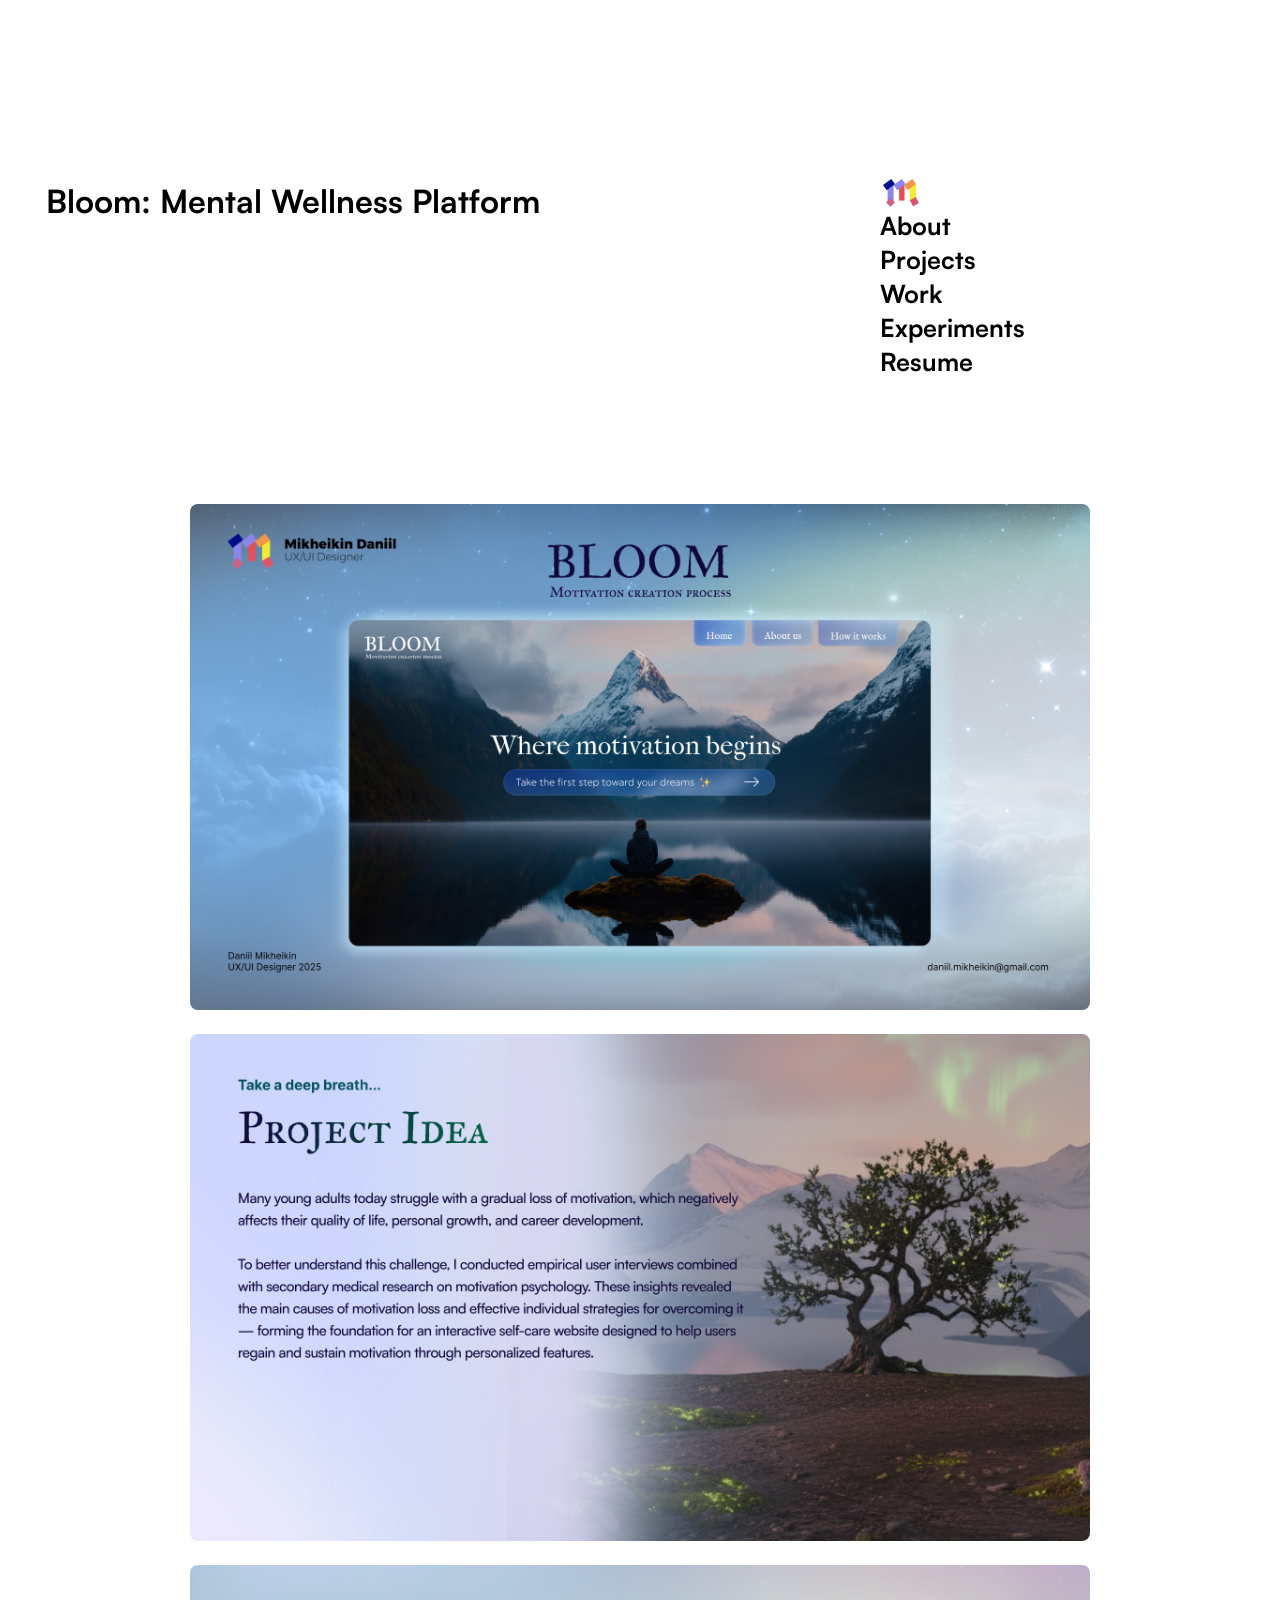
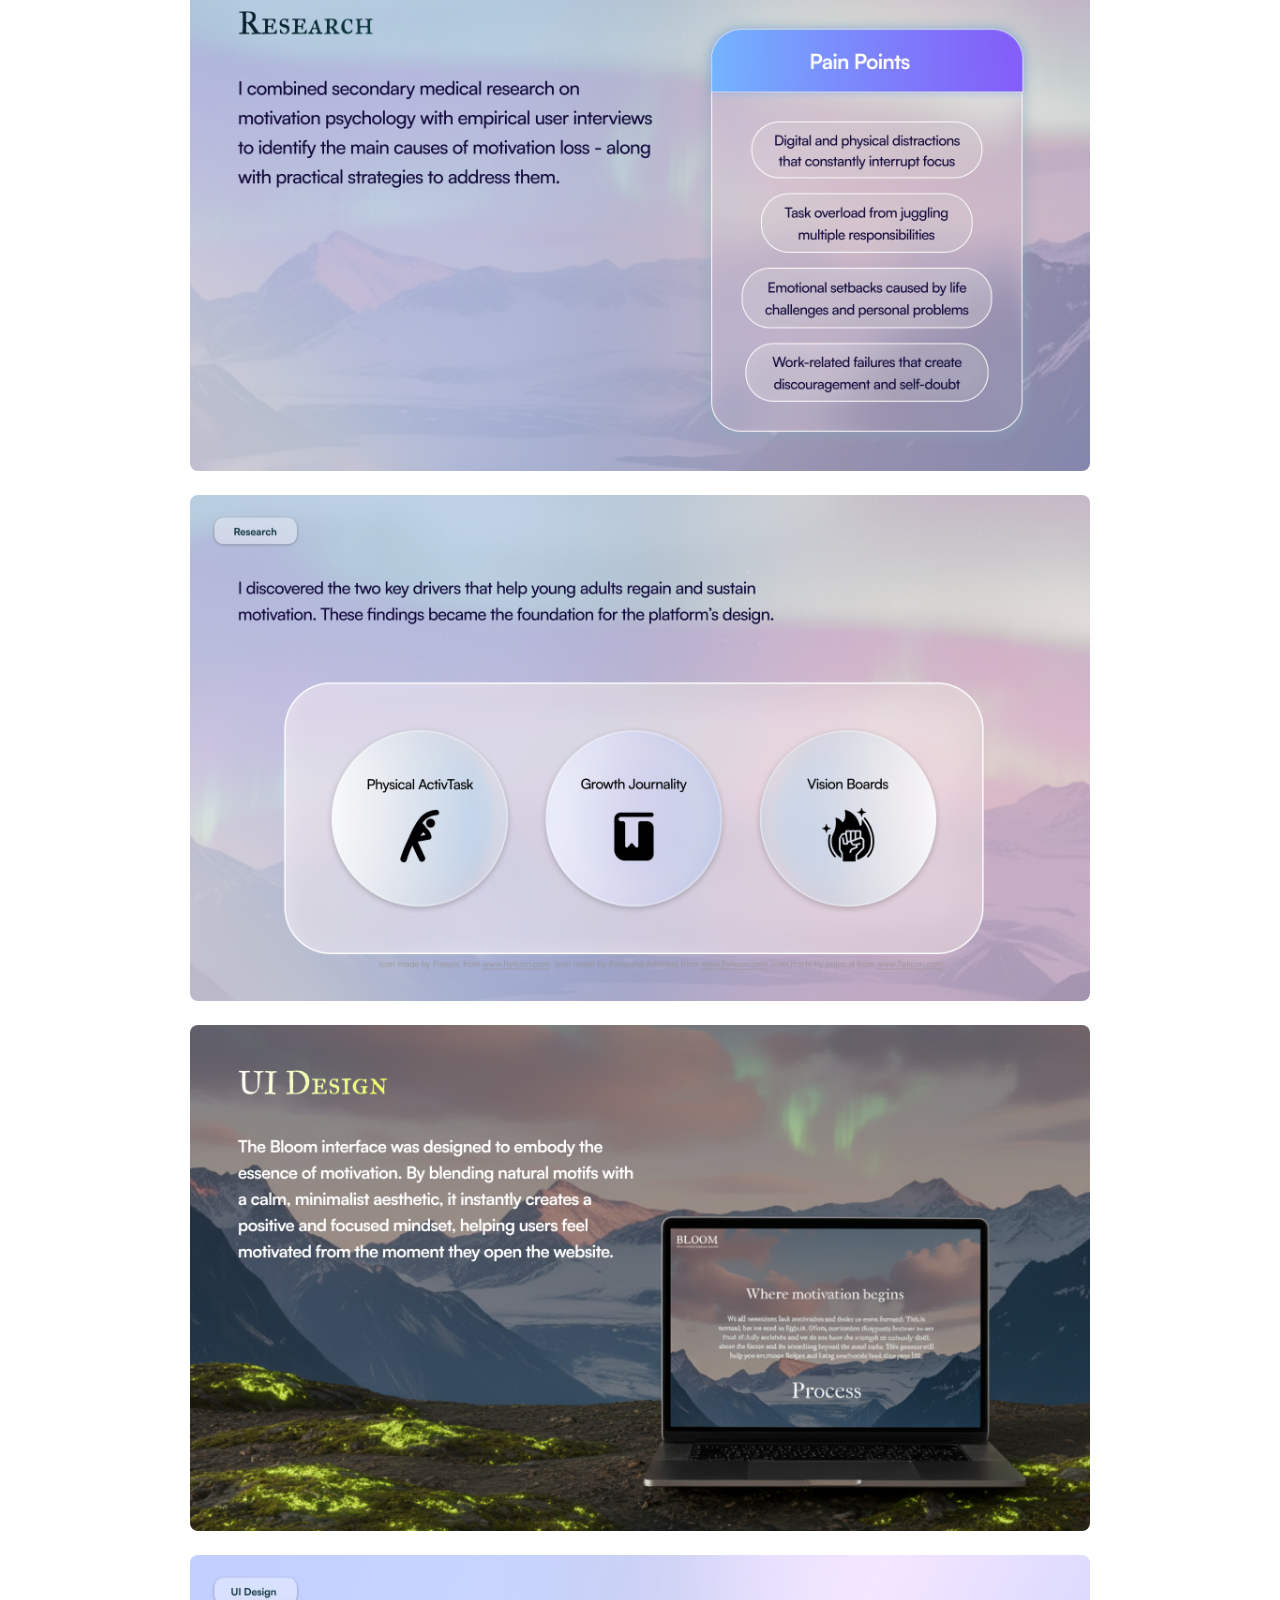
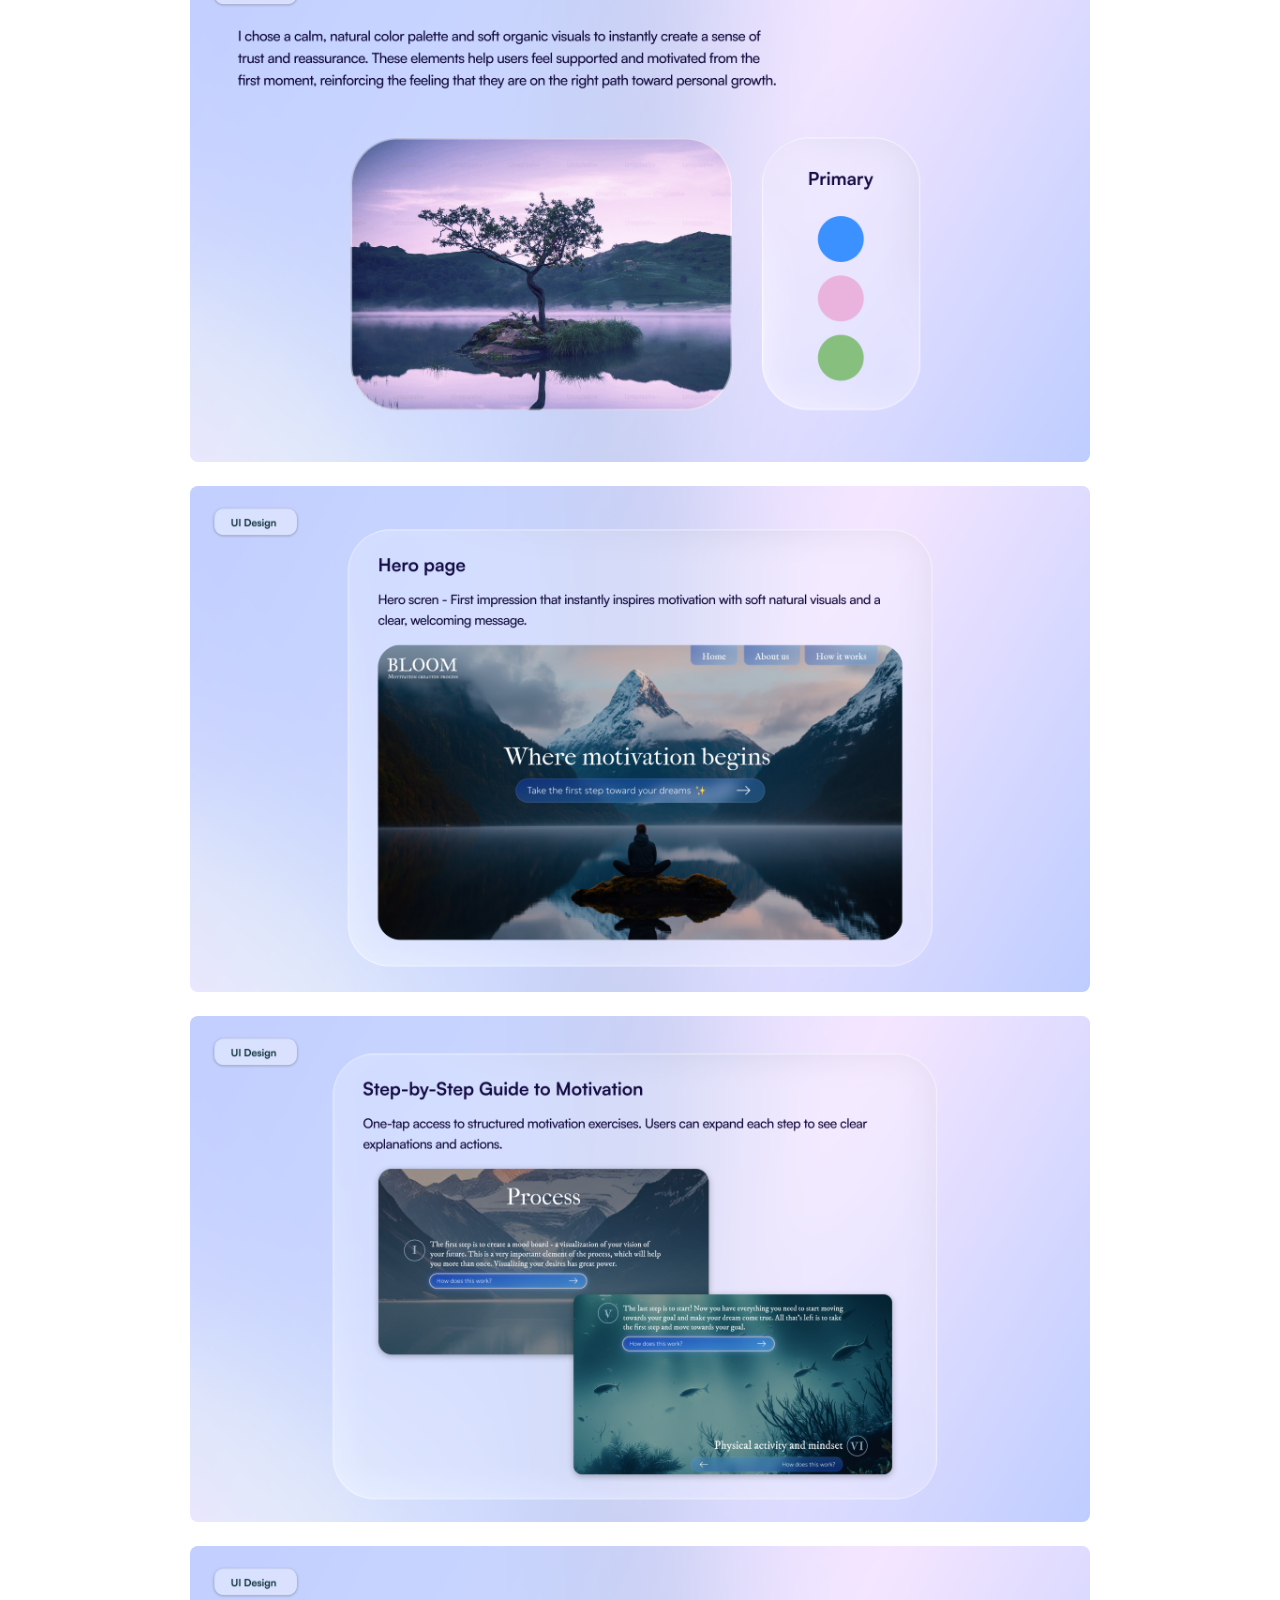
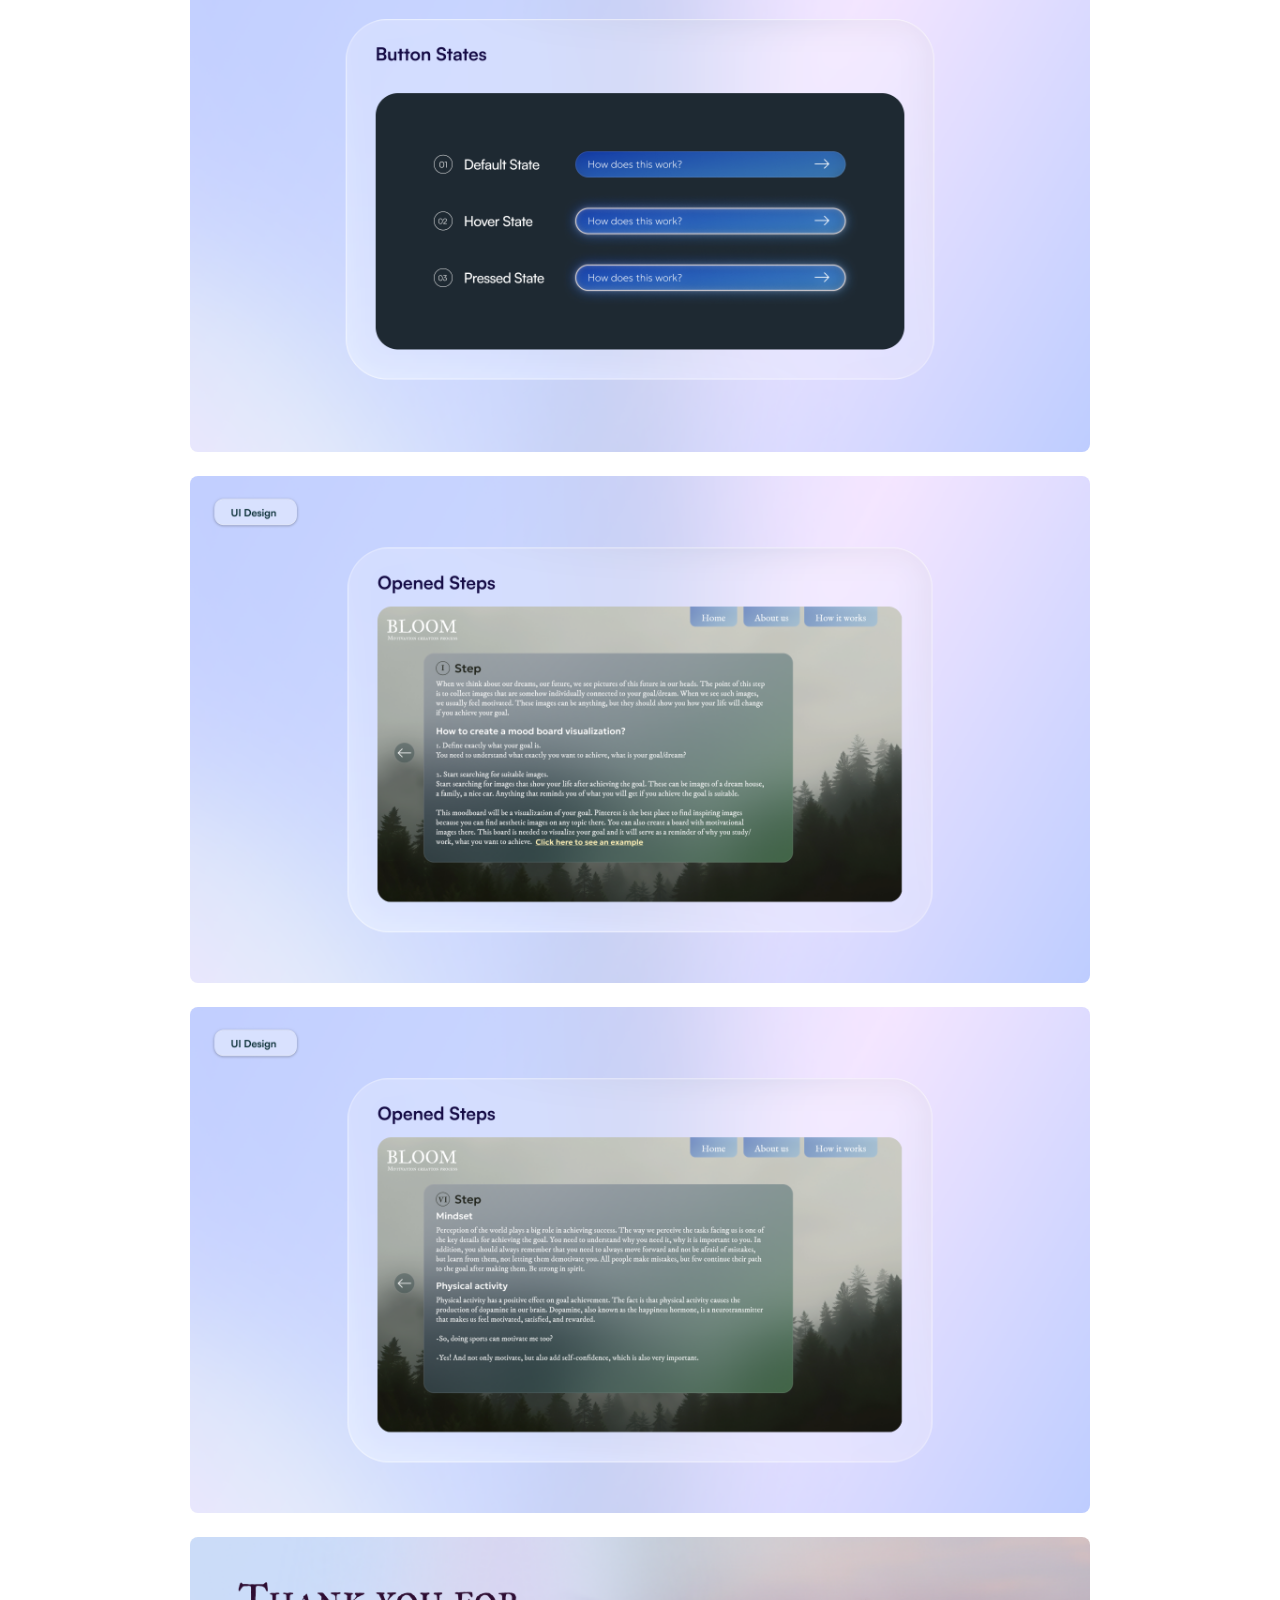
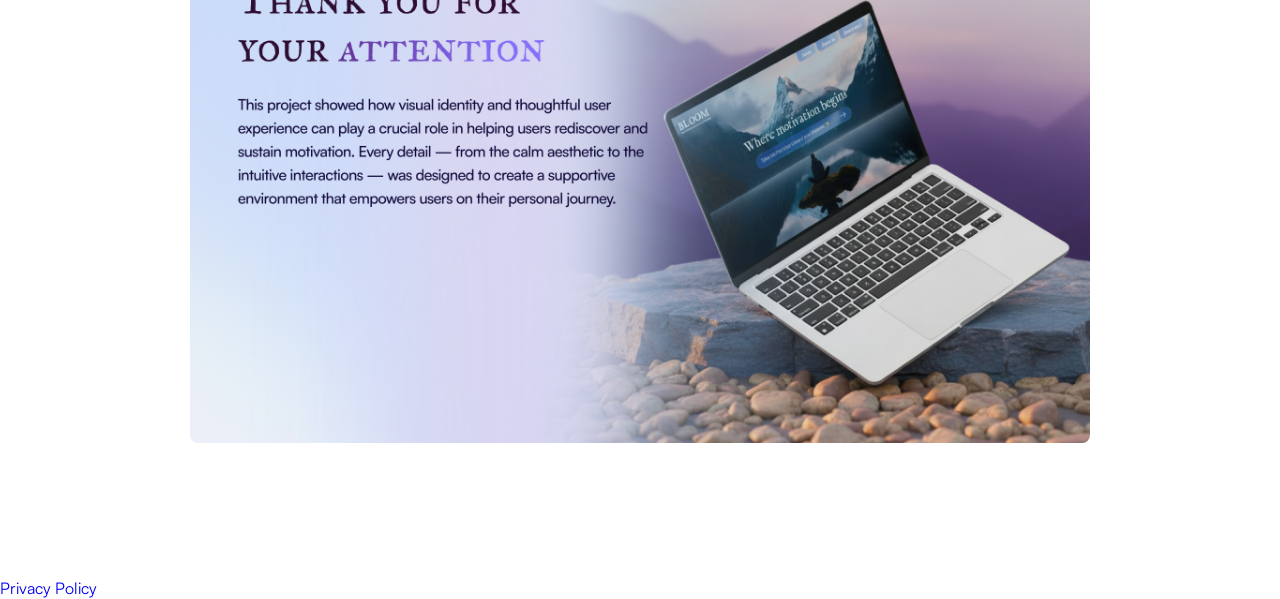
<file: bloom_platform_casestudy.html>
<!DOCTYPE html>
<html lang="en">

<head>
	<meta charset="UTF-8">
	<meta name="viewport" content="width=device-width, initial-scale=1.0, shrink-to-fit=no">
	<title>Bloom Origins case study — Daniil Mikheikin</title>
	<meta name="description" content="An interactive self-care website built to motivate users through personalised features, grounded in medical and empirical research plus direct user insights.">
	<link rel="icon" href="favicon.svg" type="image/svg+xml">
	<link rel="icon" href="favicon-32.png" sizes="32x32" type="image/png">
	<link rel="apple-touch-icon" href="apple-touch-icon.png">

	<!-- Link preview cards (LinkedIn, Slack, WhatsApp, iMessage, X). -->
	<meta property="og:type" content="article">
	<meta property="og:site_name" content="Daniil Mikheikin">
	<meta property="og:locale" content="en_US">
	<meta property="og:title" content="Bloom Origins case study — Daniil Mikheikin">
	<meta property="og:description" content="An interactive self-care website built to motivate users through personalised features, grounded in medical and empirical research plus direct user insights.">
	<meta property="og:url" content="https://daniil-mikheikin.github.io/daniil-mikheikin-portfolio/bloom_platform_casestudy.html">
	<meta property="og:image" content="https://daniil-mikheikin.github.io/daniil-mikheikin-portfolio/og-image.png">
	<meta property="og:image:type" content="image/png">
	<meta property="og:image:width" content="1200">
	<meta property="og:image:height" content="630">
	<meta property="og:image:alt" content="Mikheikin Daniil, Product Designer">
	<meta name="twitter:card" content="summary_large_image">
	<link rel="canonical" href="https://daniil-mikheikin.github.io/daniil-mikheikin-portfolio/bloom_platform_casestudy.html">
	<link rel="stylesheet" href="style.css" />
</head>

<body id="bloom-mental-page">

<div class="page">

	<h1 id="bloom-mental-title">Bloom: Mental Wellness Platform</h1>
    <header class="header-bloom-mental-wellness">
        <div class="logo">
            <a href="index.html" class="logo-experiments">
                <img src="./logo.svg" width="36" height="36" alt="Daniil Mikheikin Logo">
            </a>
        </div>
        <nav class="navigation">
            <div><a href="about.html">About</a></div>
            <div><a href="projects.html">Projects</a></div>
            <div><a href="work.html">Work</a></div>
            <div><a href="experiments.html">Experiments</a></div>
            <div><a href="Daniil_Mikheikin_CV_Product_Designer.pdf" download>Resume</a></div>
        </nav>
    </header>

    <main>
        <section>
            <div class="case-study-images">
                <img src="bloom_platform_casestudy/1.png" alt="blooom image 1" class="case-study-image">
                <img src="bloom_platform_casestudy/2.png" alt="bloom image 2" class="case-study-image">
                <img src="bloom_platform_casestudy/3.png" alt="bloom image 3" class="case-study-image">
                <img src="bloom_platform_casestudy/4.png" alt="bloom image 4" class="case-study-image">
                <img src="bloom_platform_casestudy/5.png" alt="bloom image 5" class="case-study-image">
                <img src="bloom_platform_casestudy/6.png" alt="bloom image 6" class="case-study-image">
                <img src="bloom_platform_casestudy/7.png" alt="bloom image 7" class="case-study-image">
                <img src="bloom_platform_casestudy/8.png" alt="bloom image 8" class="case-study-image">
                <img src="bloom_platform_casestudy/9.png" alt="bloom image 9" class="case-study-image">
                <img src="bloom_platform_casestudy/10.png" alt="bloom image 10" class="case-study-image">
                <img src="bloom_platform_casestudy/11.png" alt="bloom image 11" class="case-study-image">
                <img src="bloom_platform_casestudy/13.png" alt="bloom image 13" class="case-study-image">
            </div>
        </section>
    </main>

</div>

<footer class="site-footer">
    <p>© 2026 Daniil Mikheikin</p>
    <a href="privacy.html">Privacy Policy</a>
</footer>

</body>

</html>
</file>
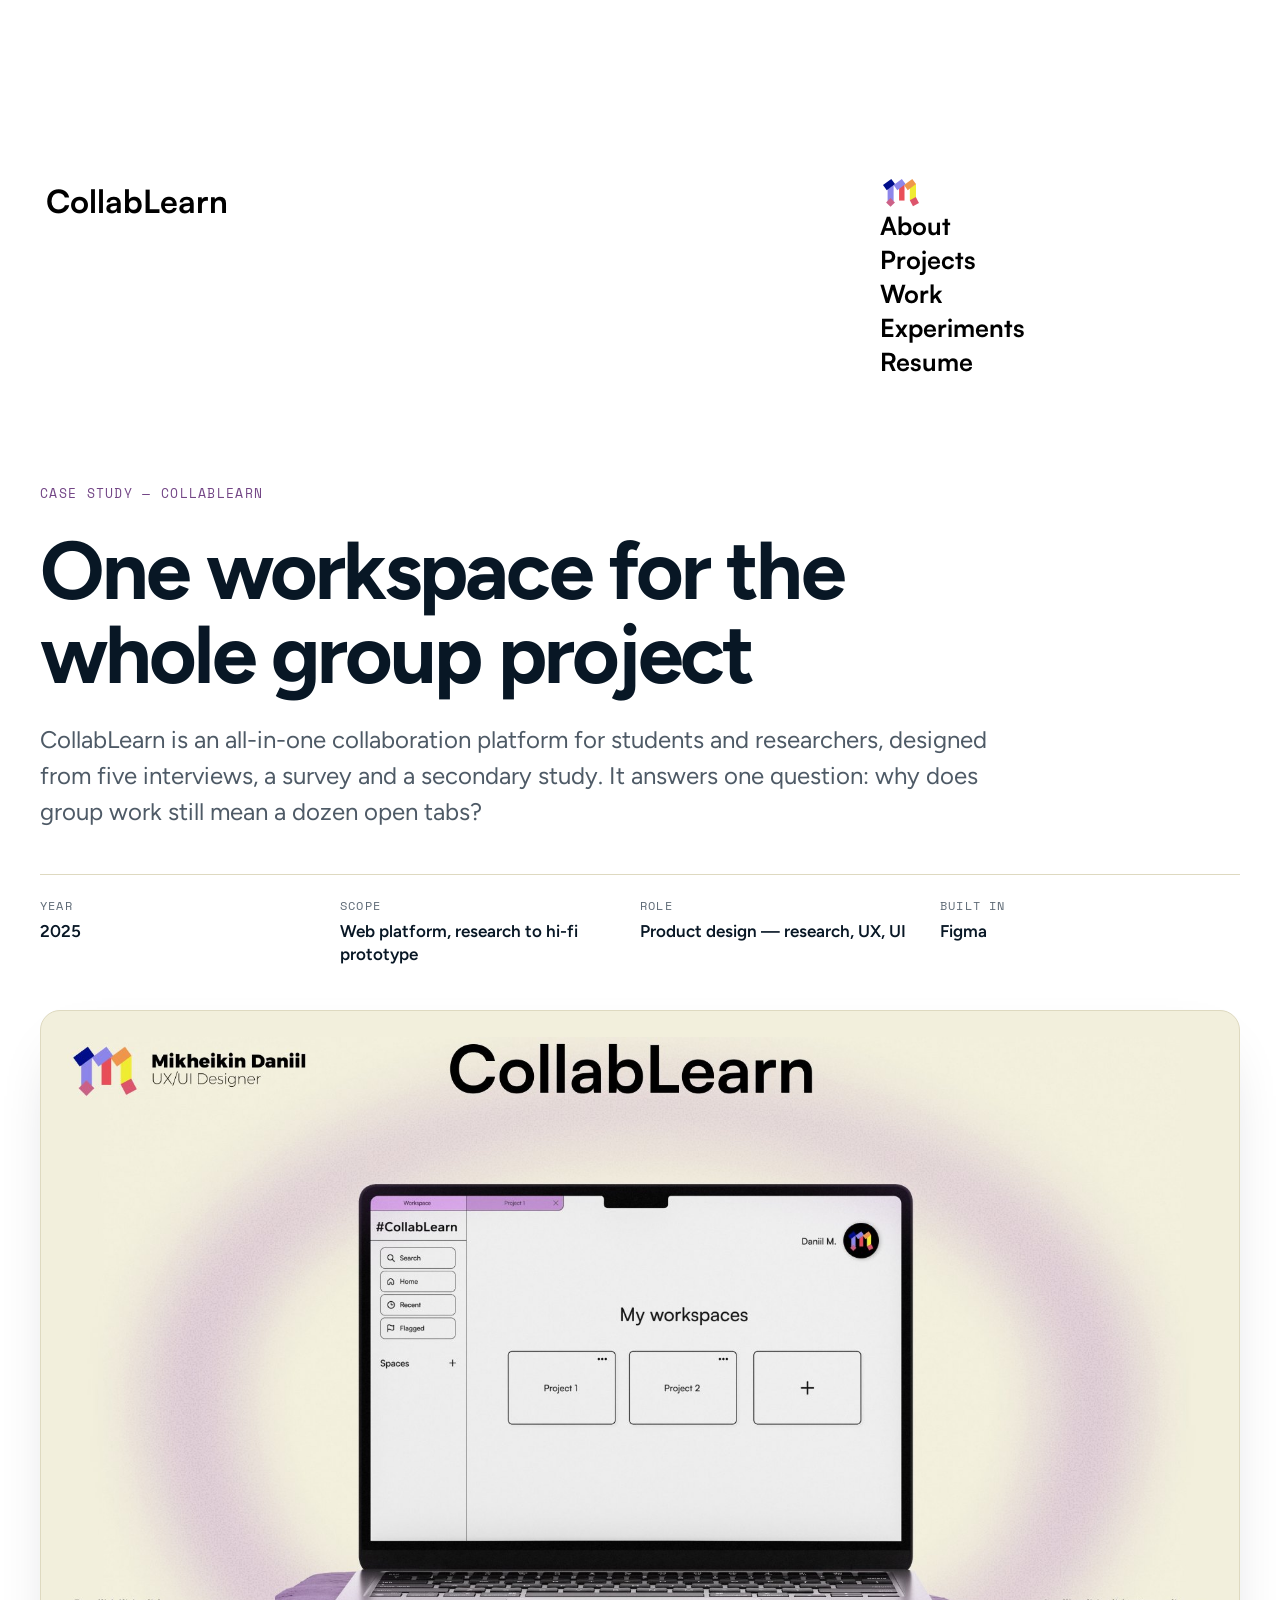
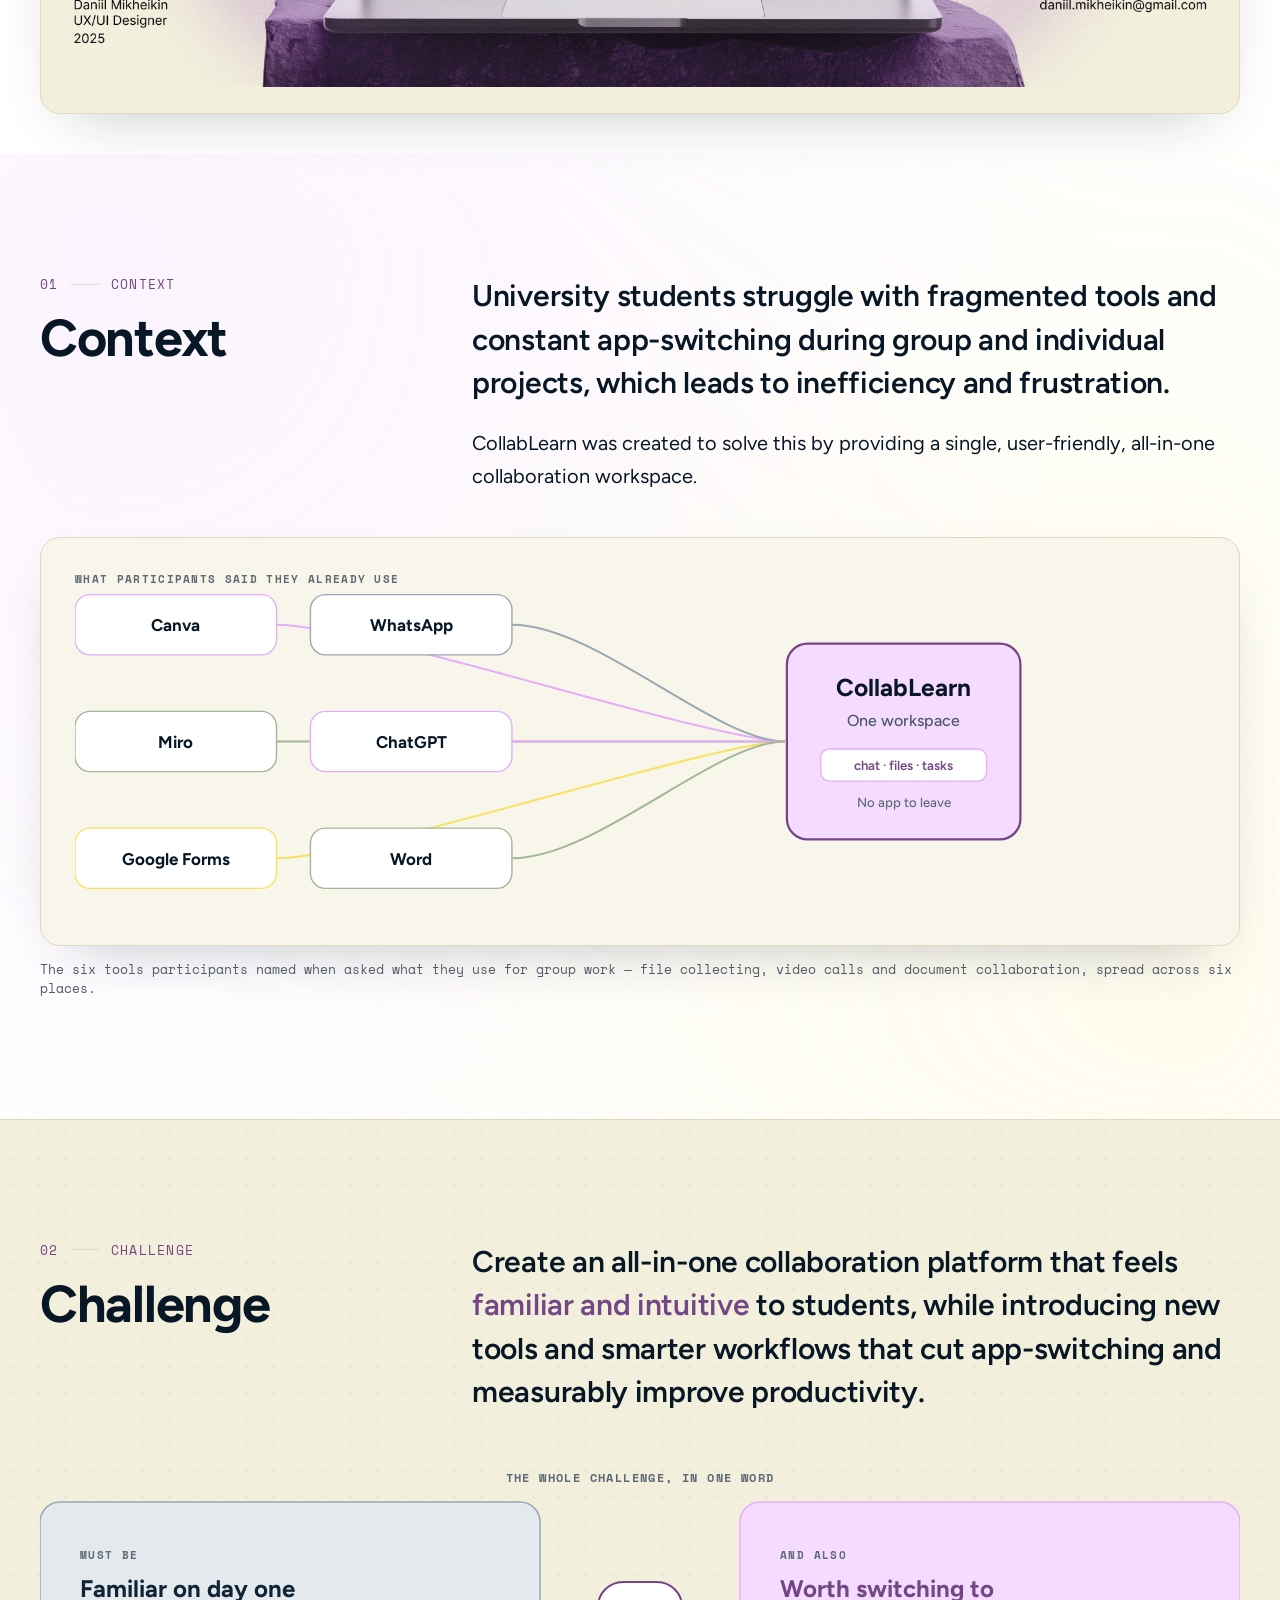
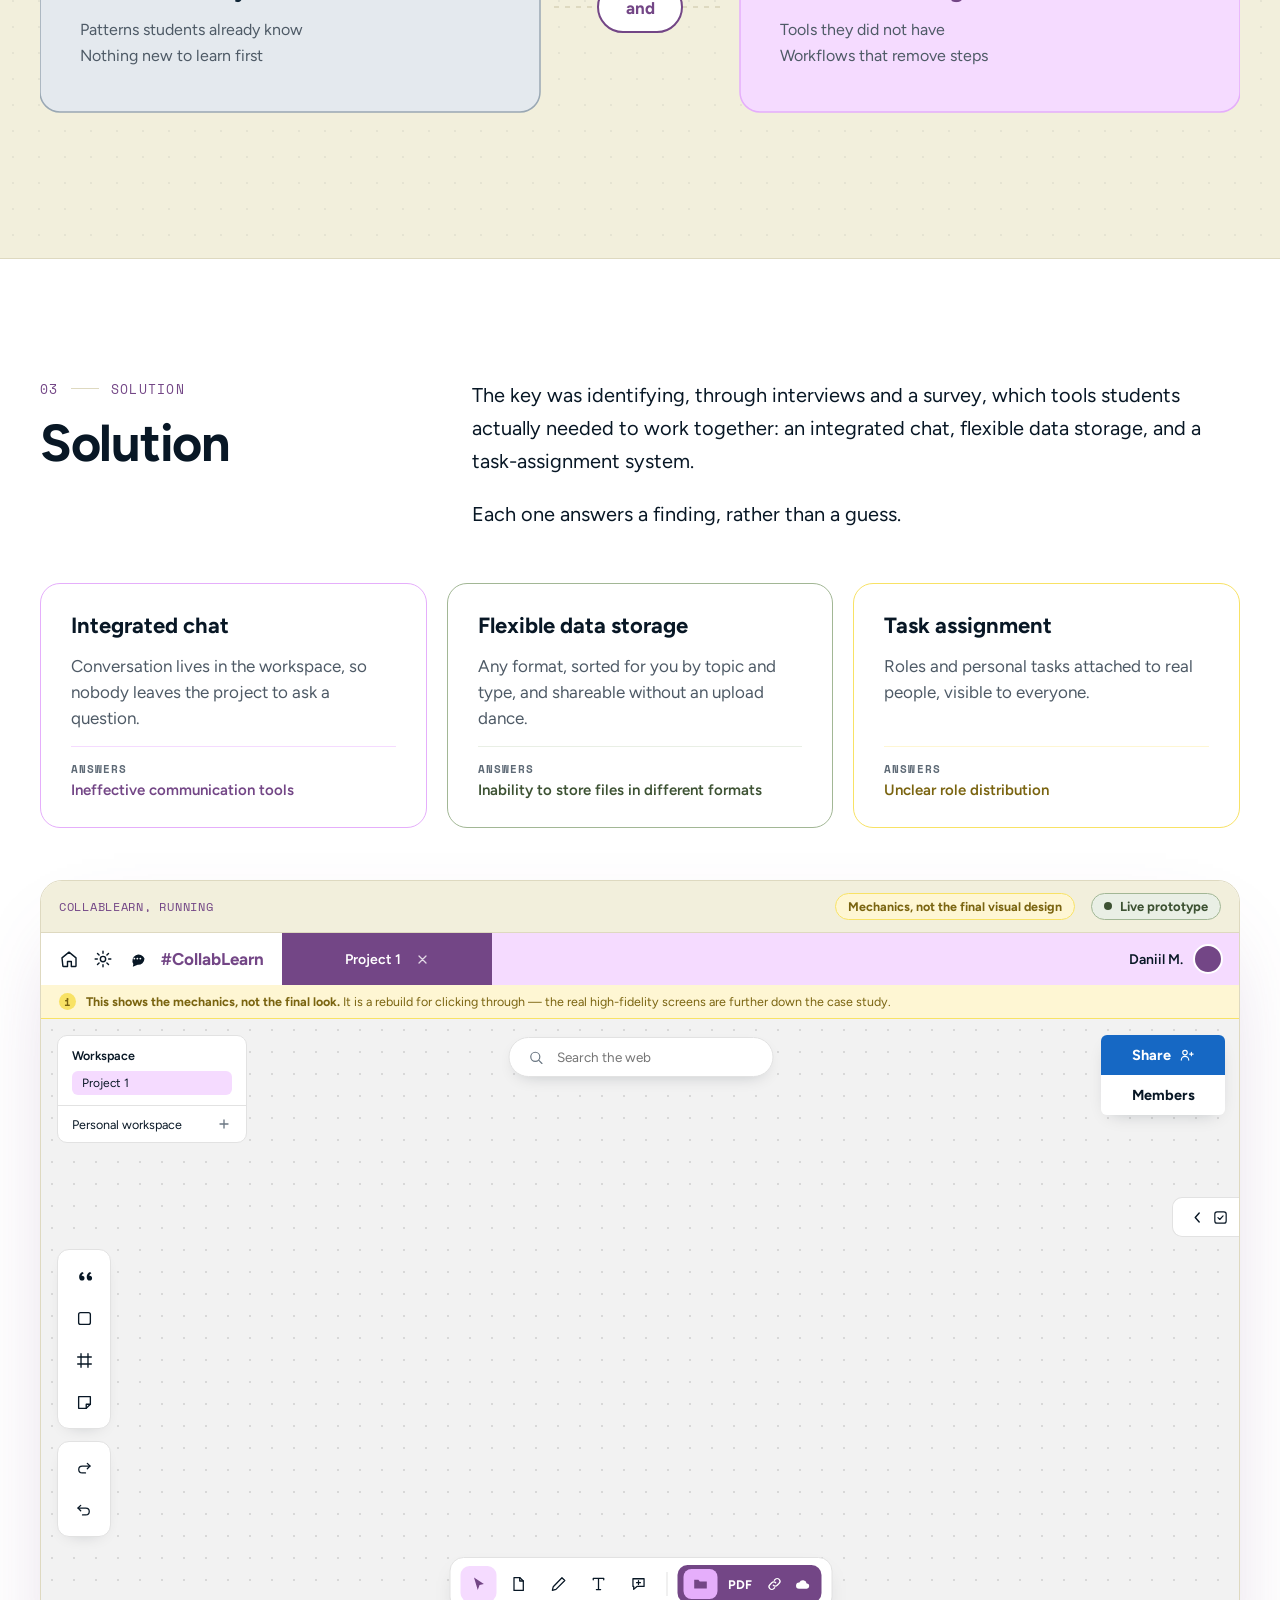
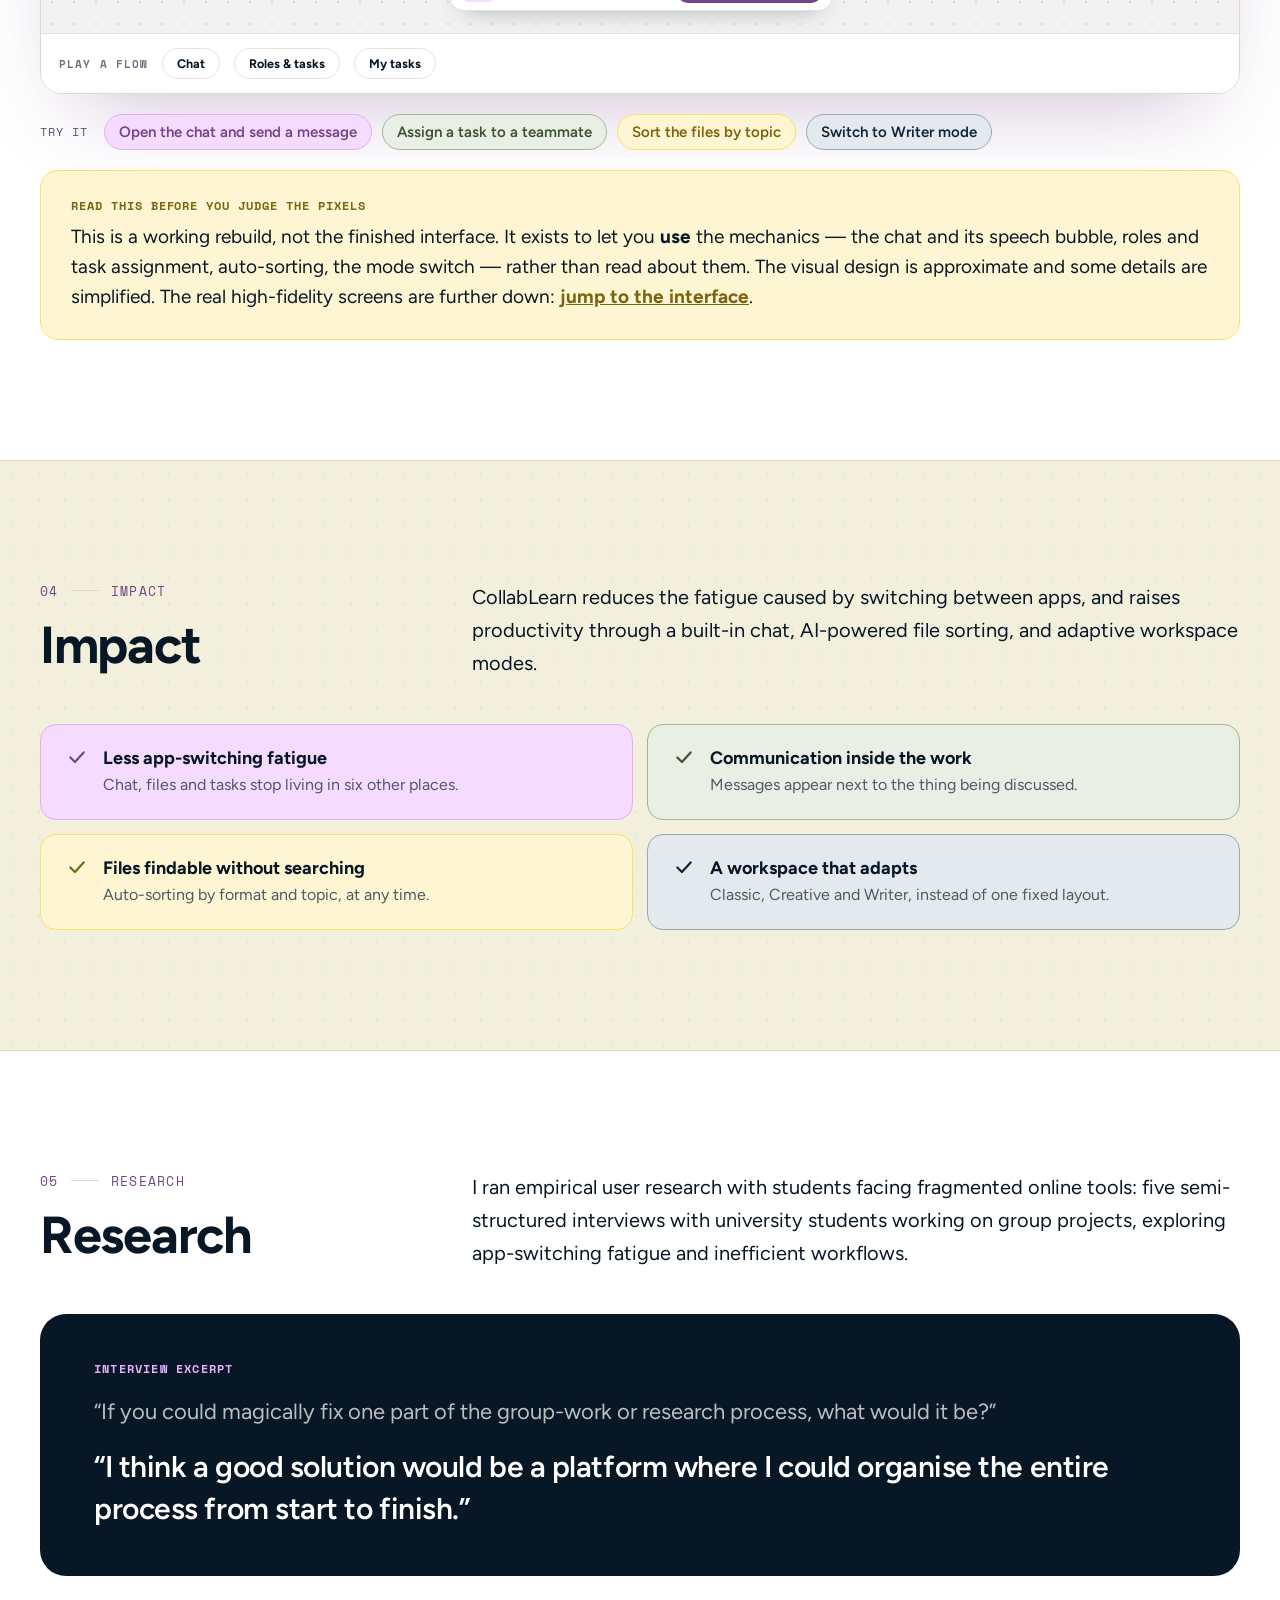
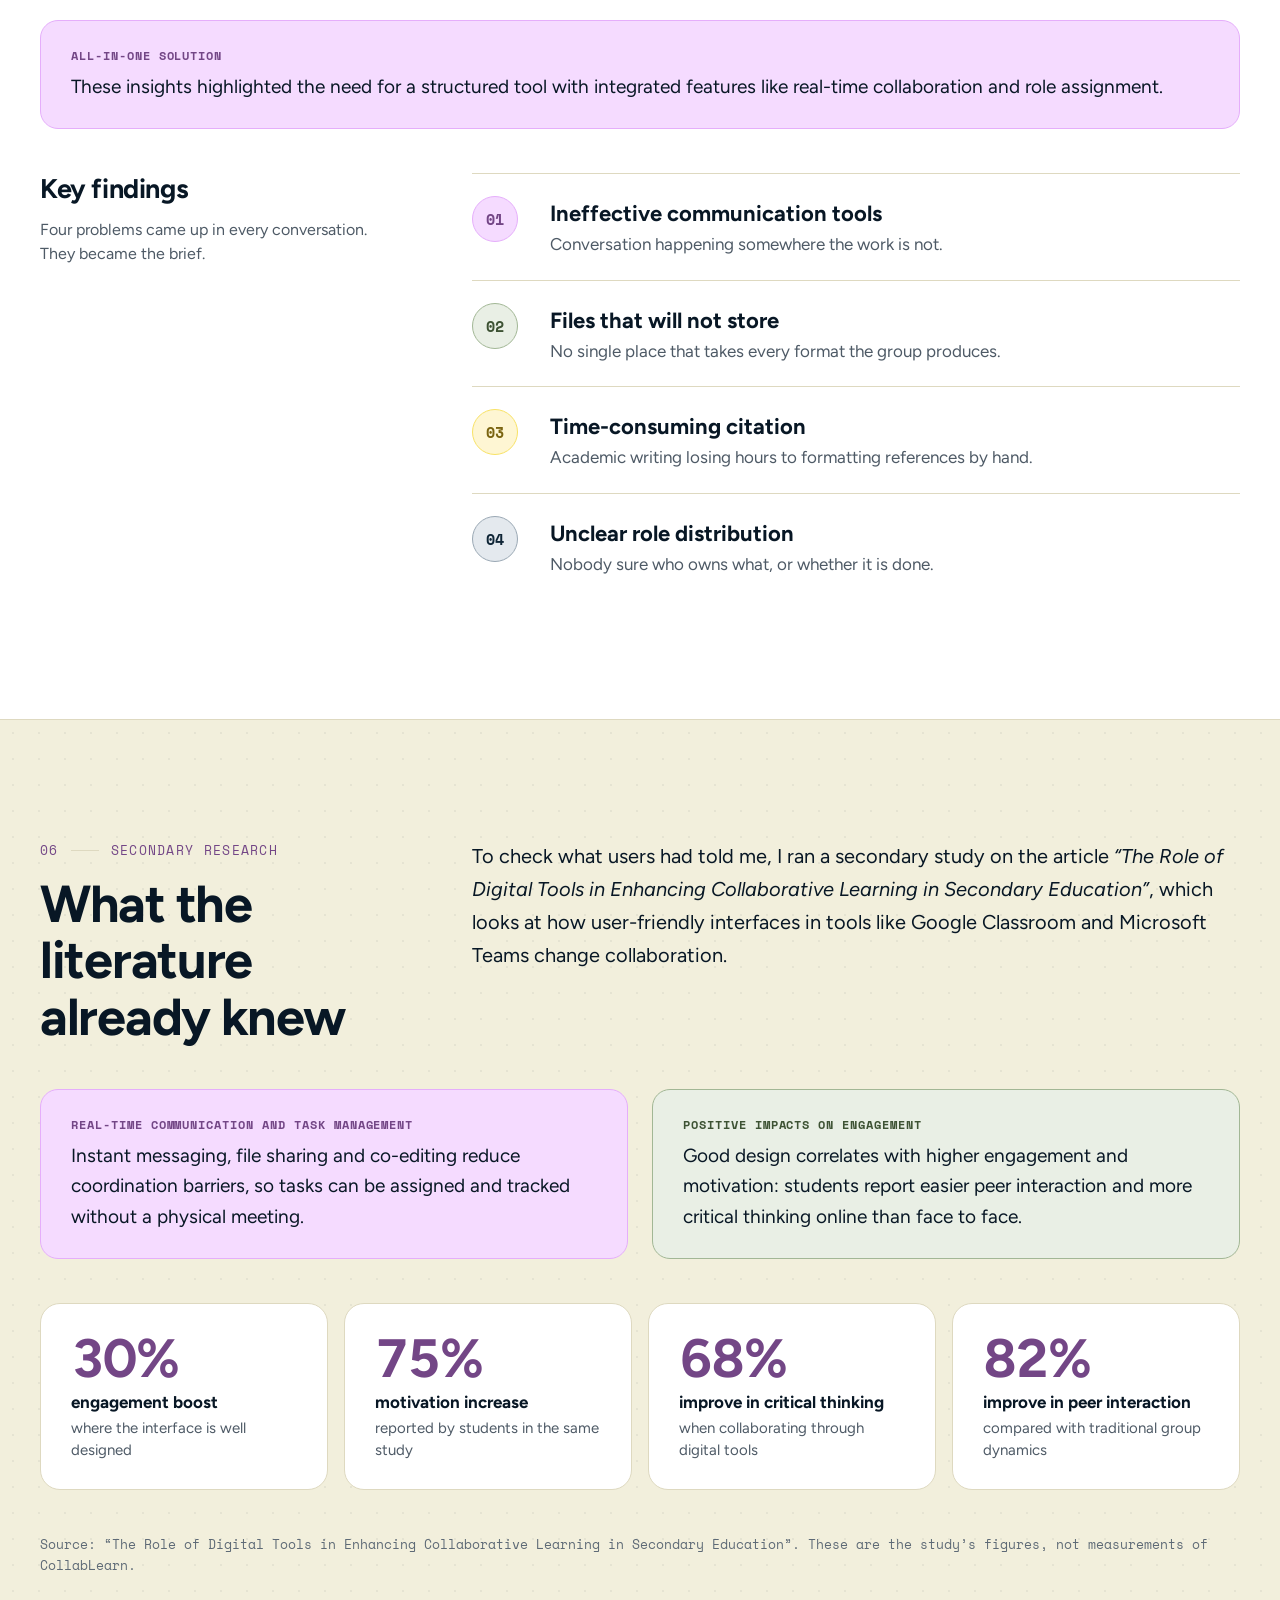
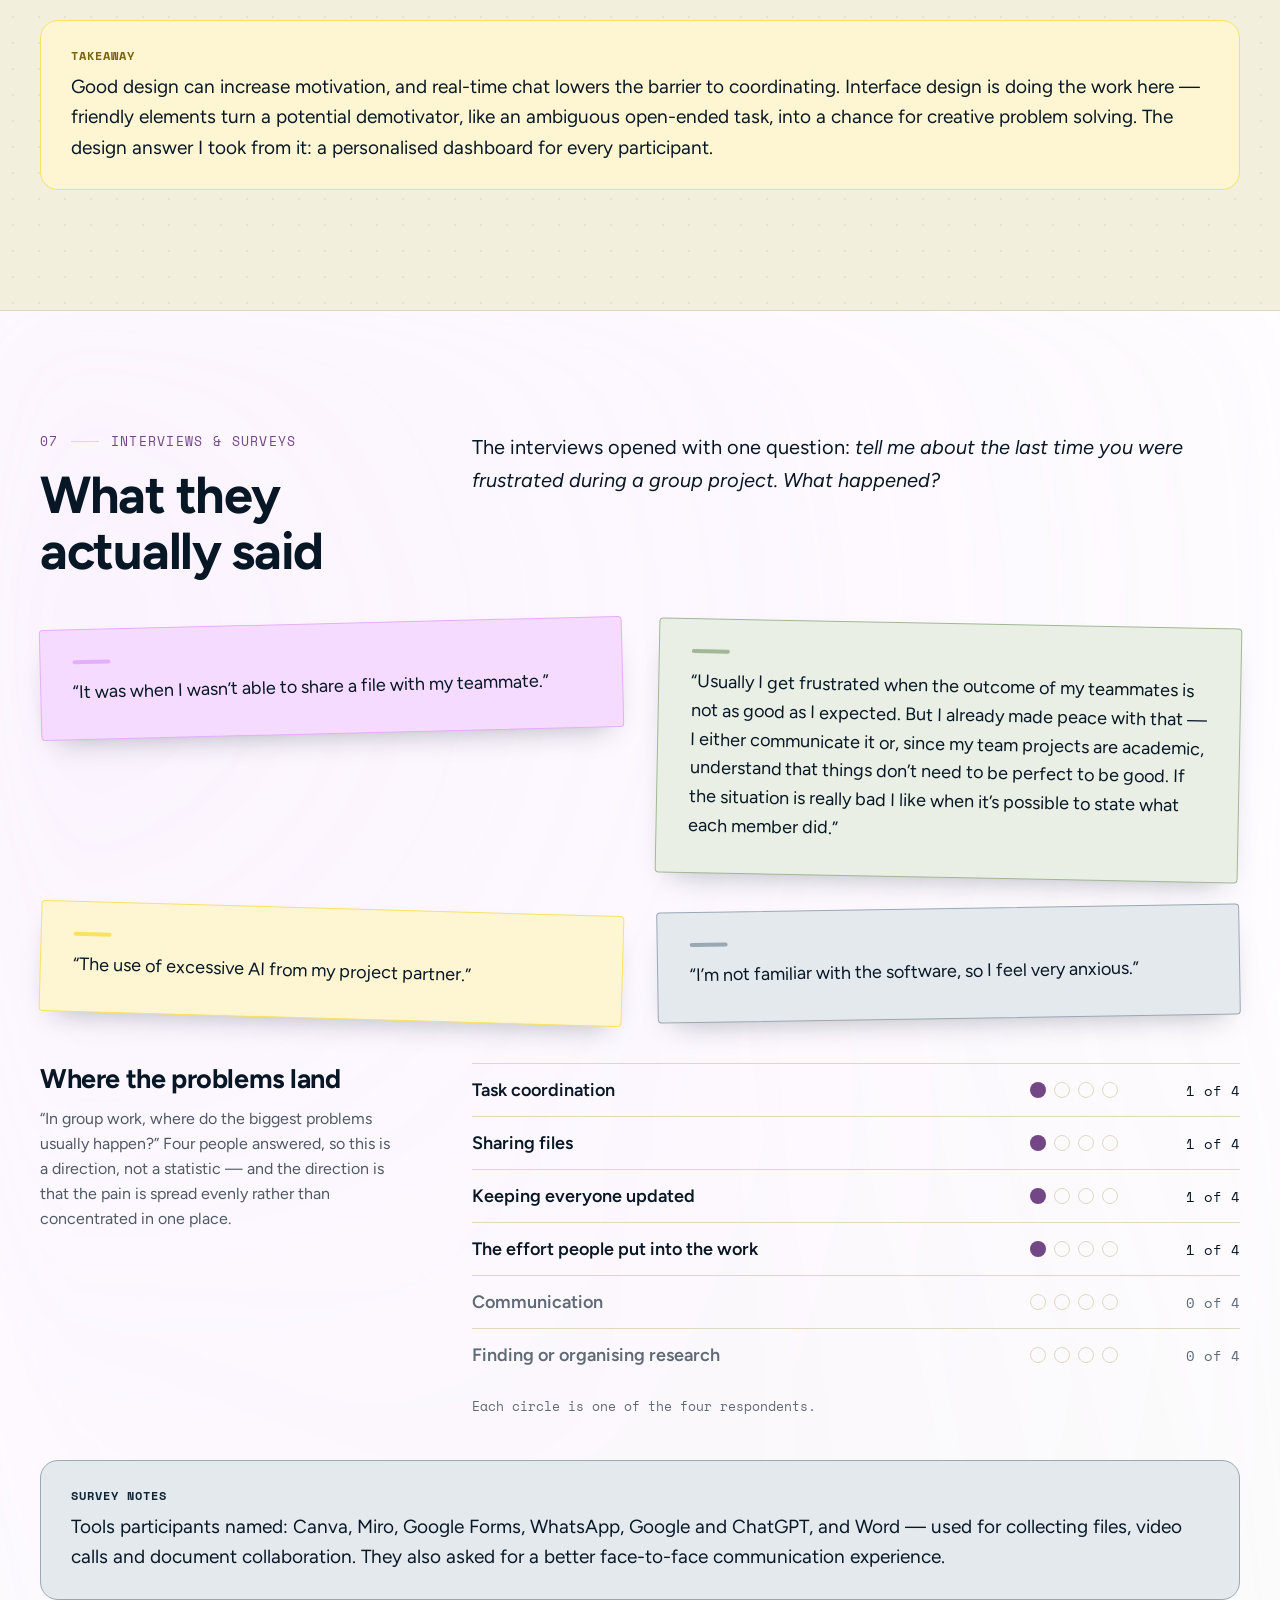
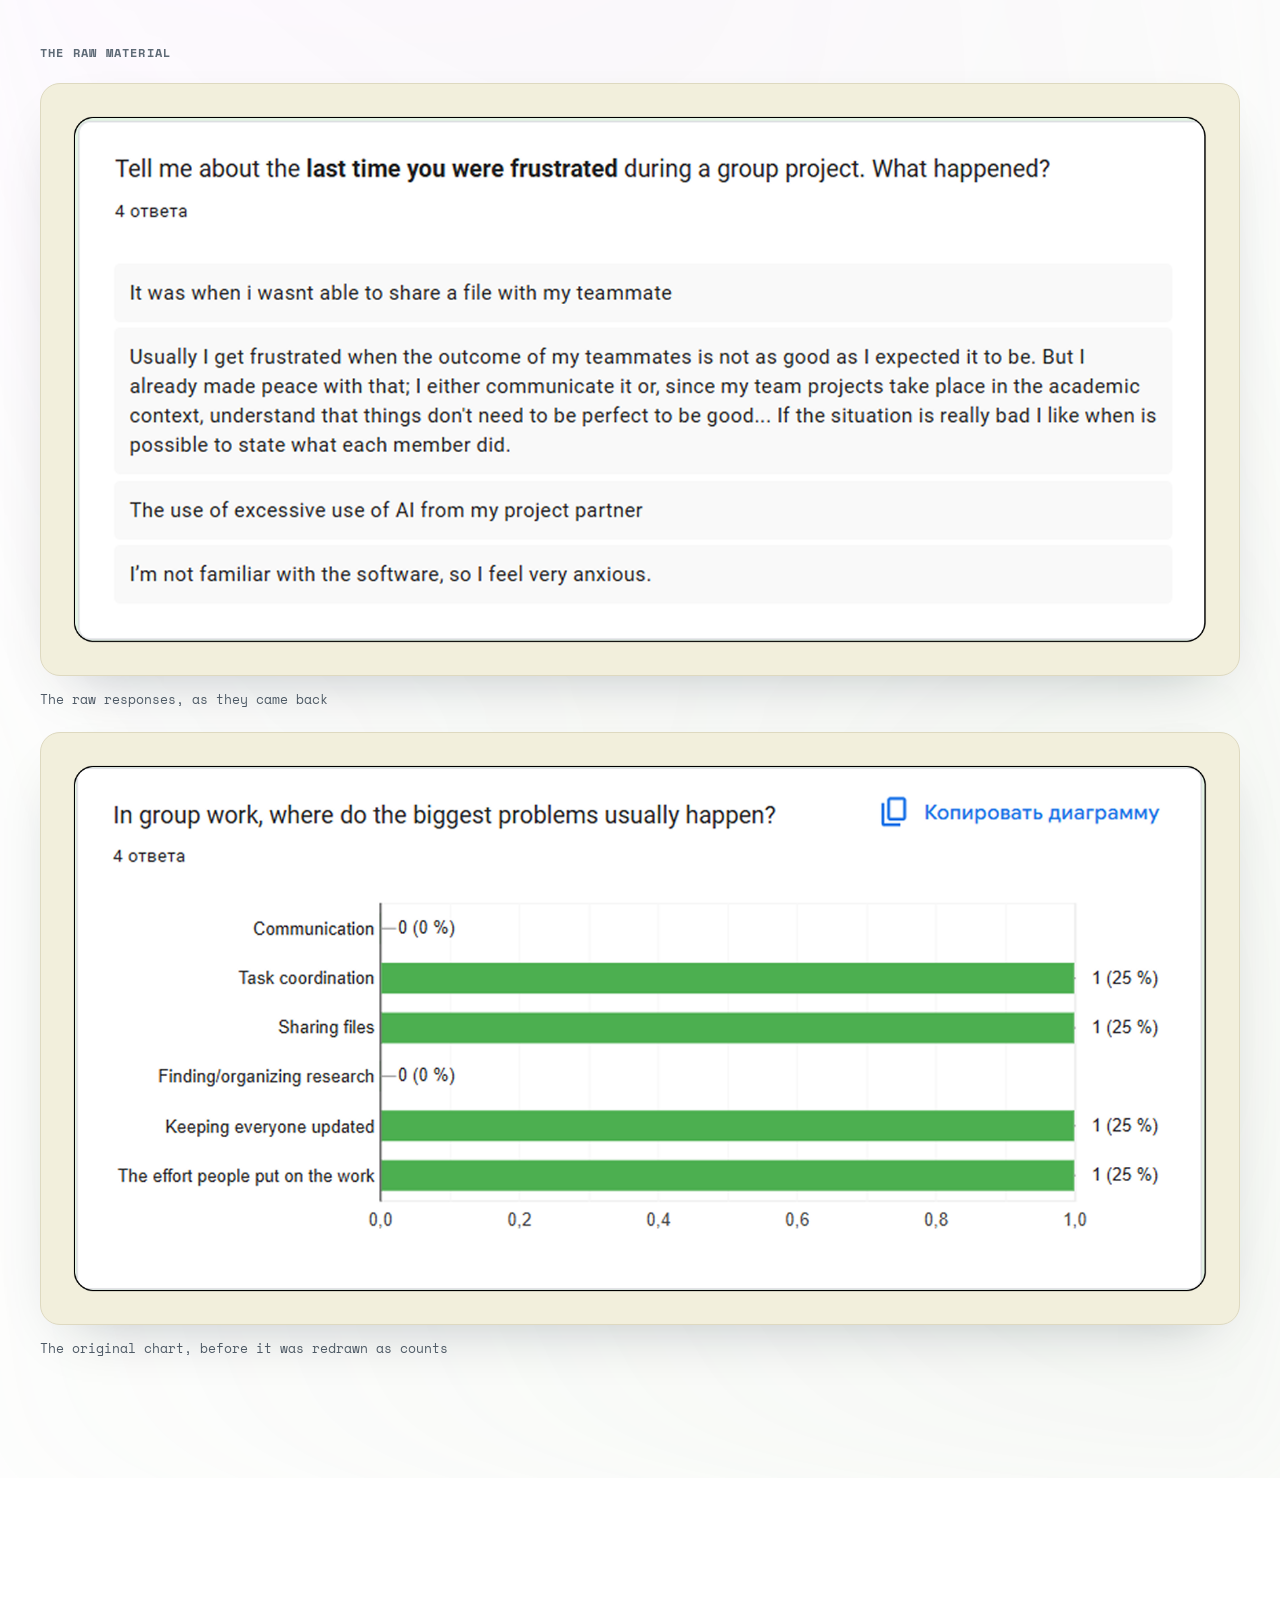
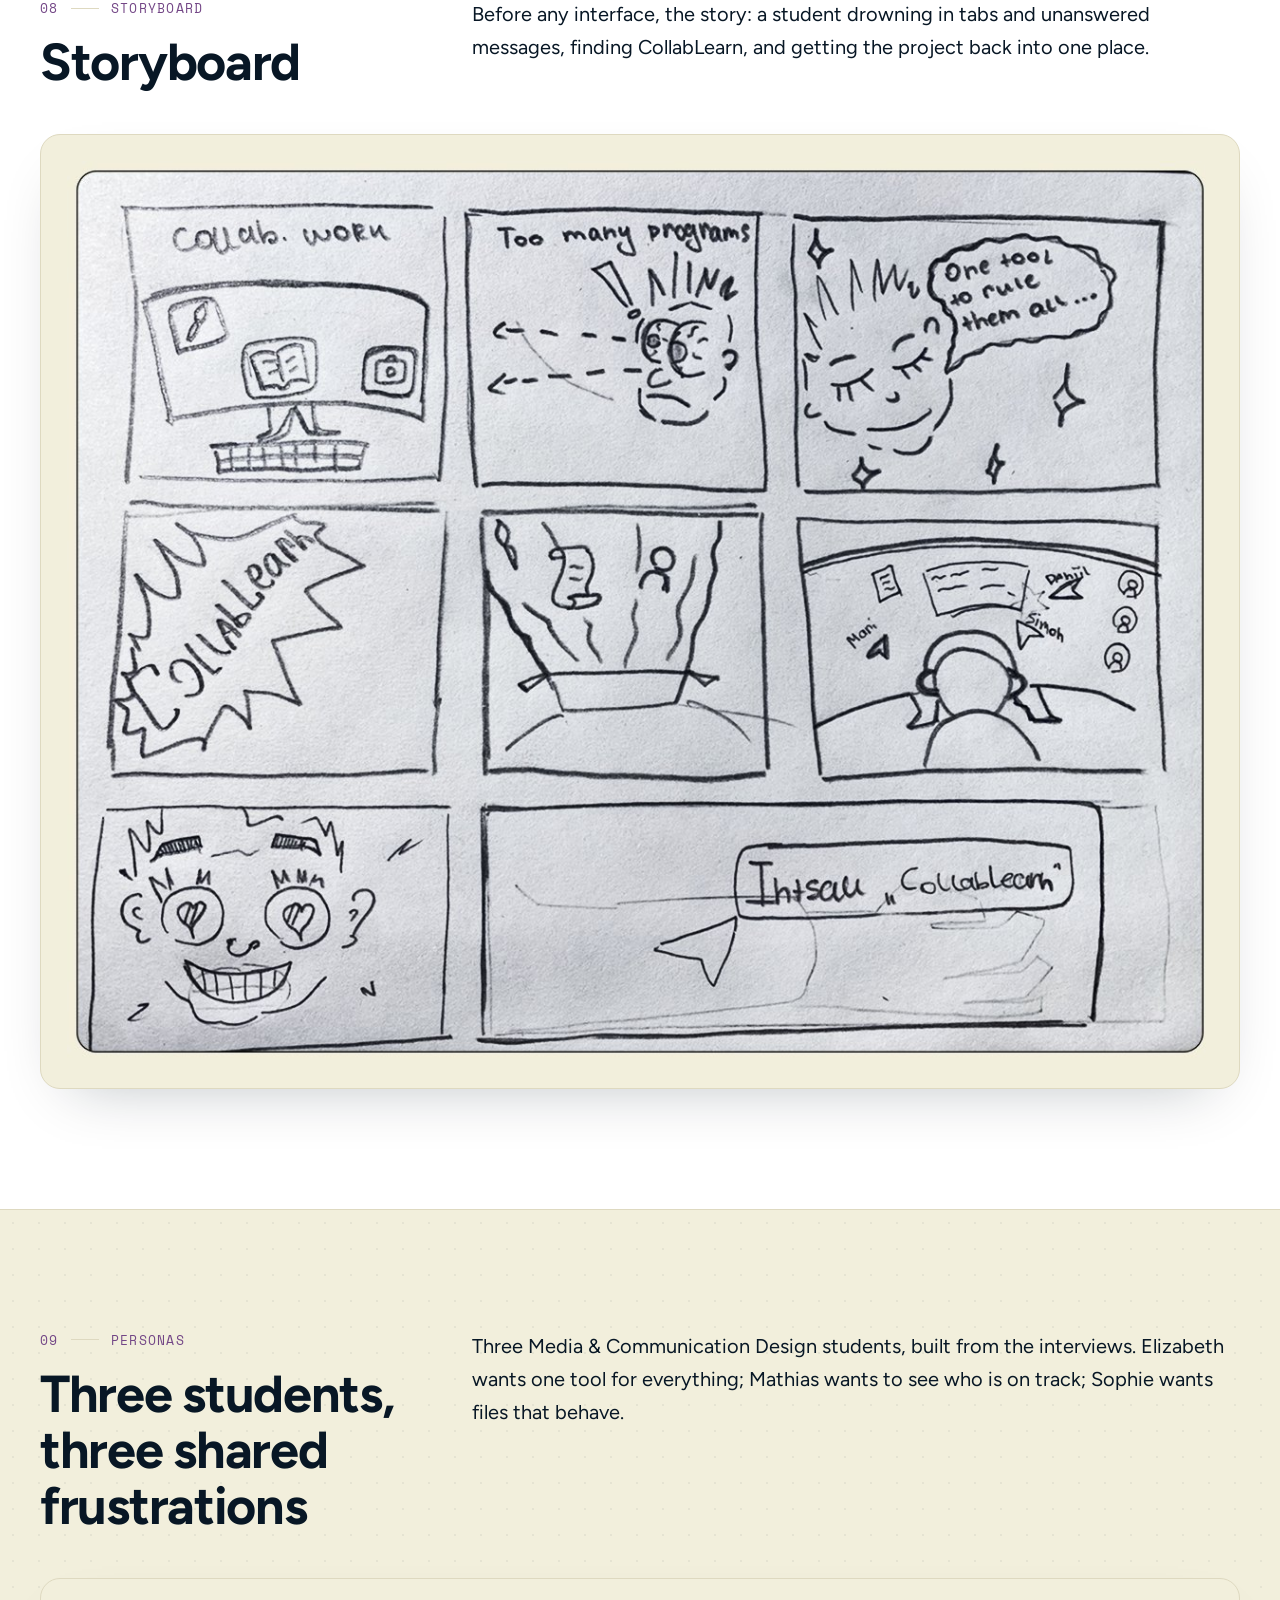
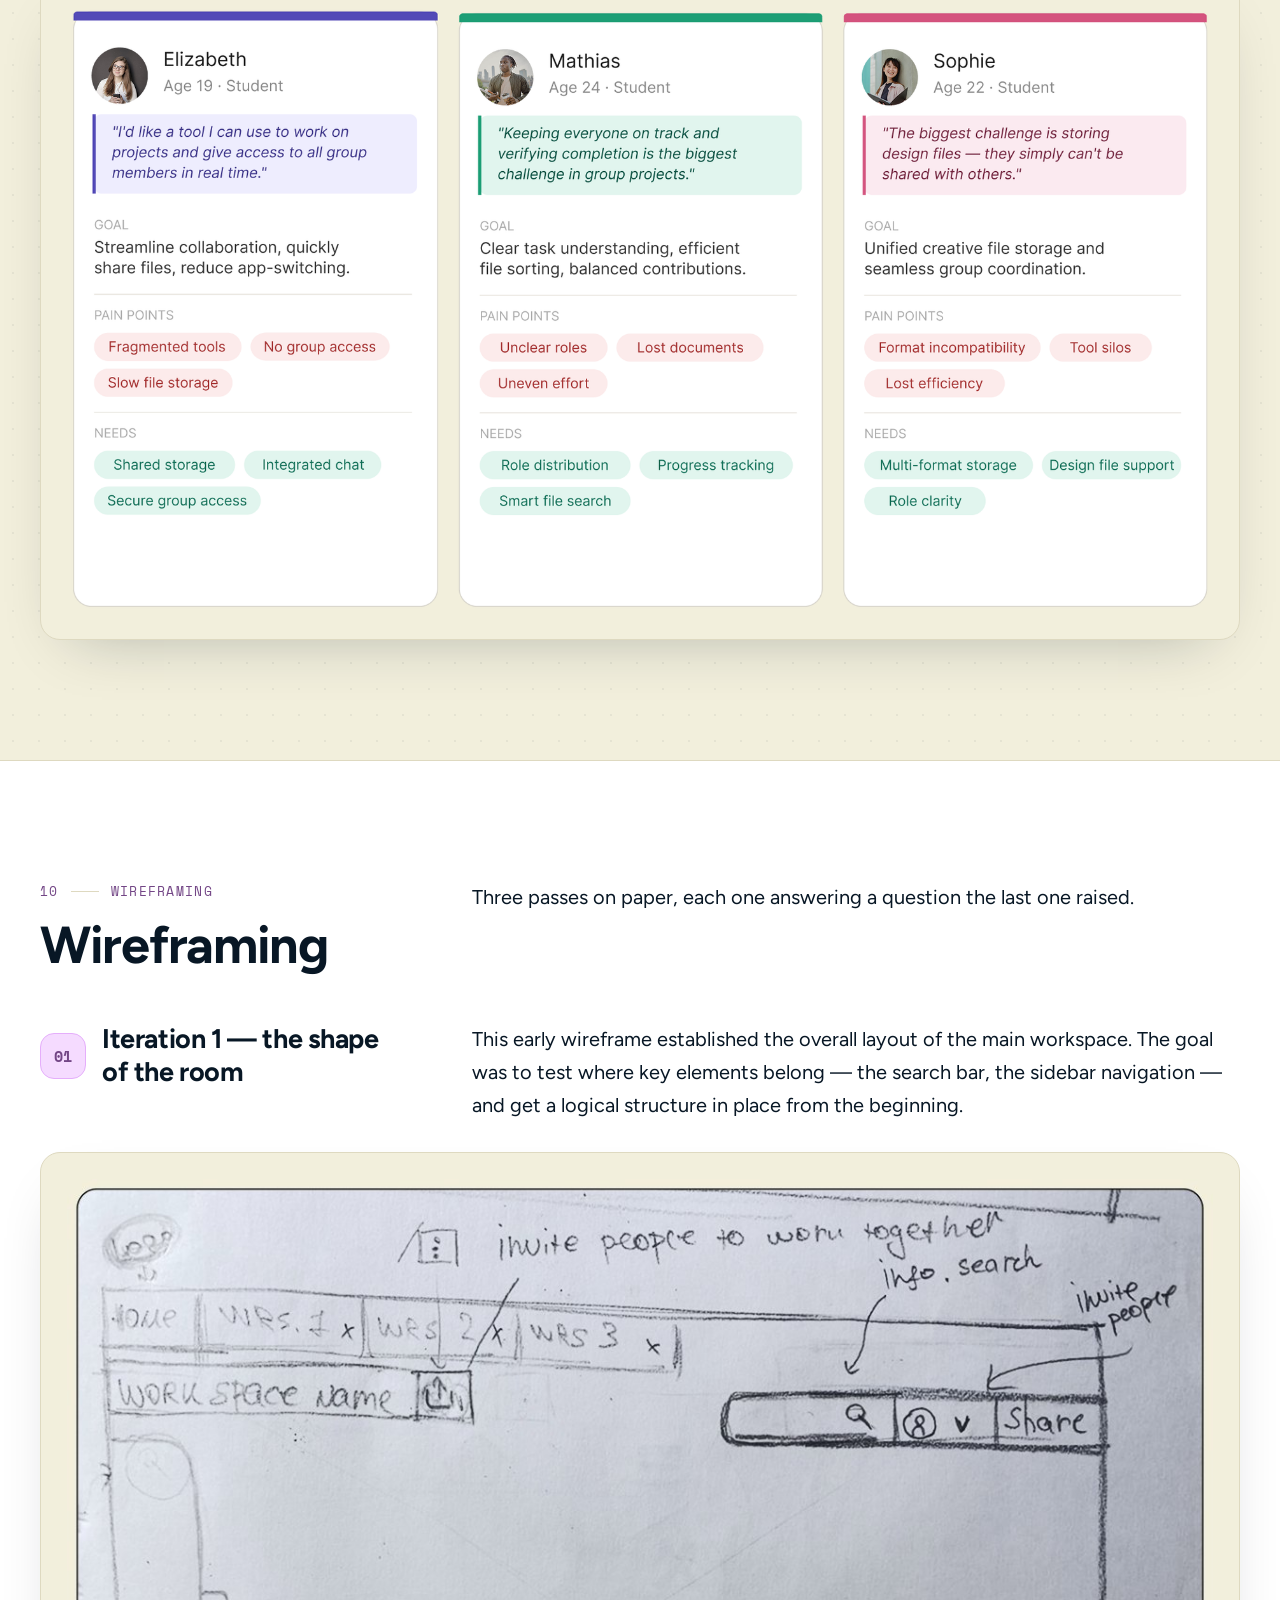
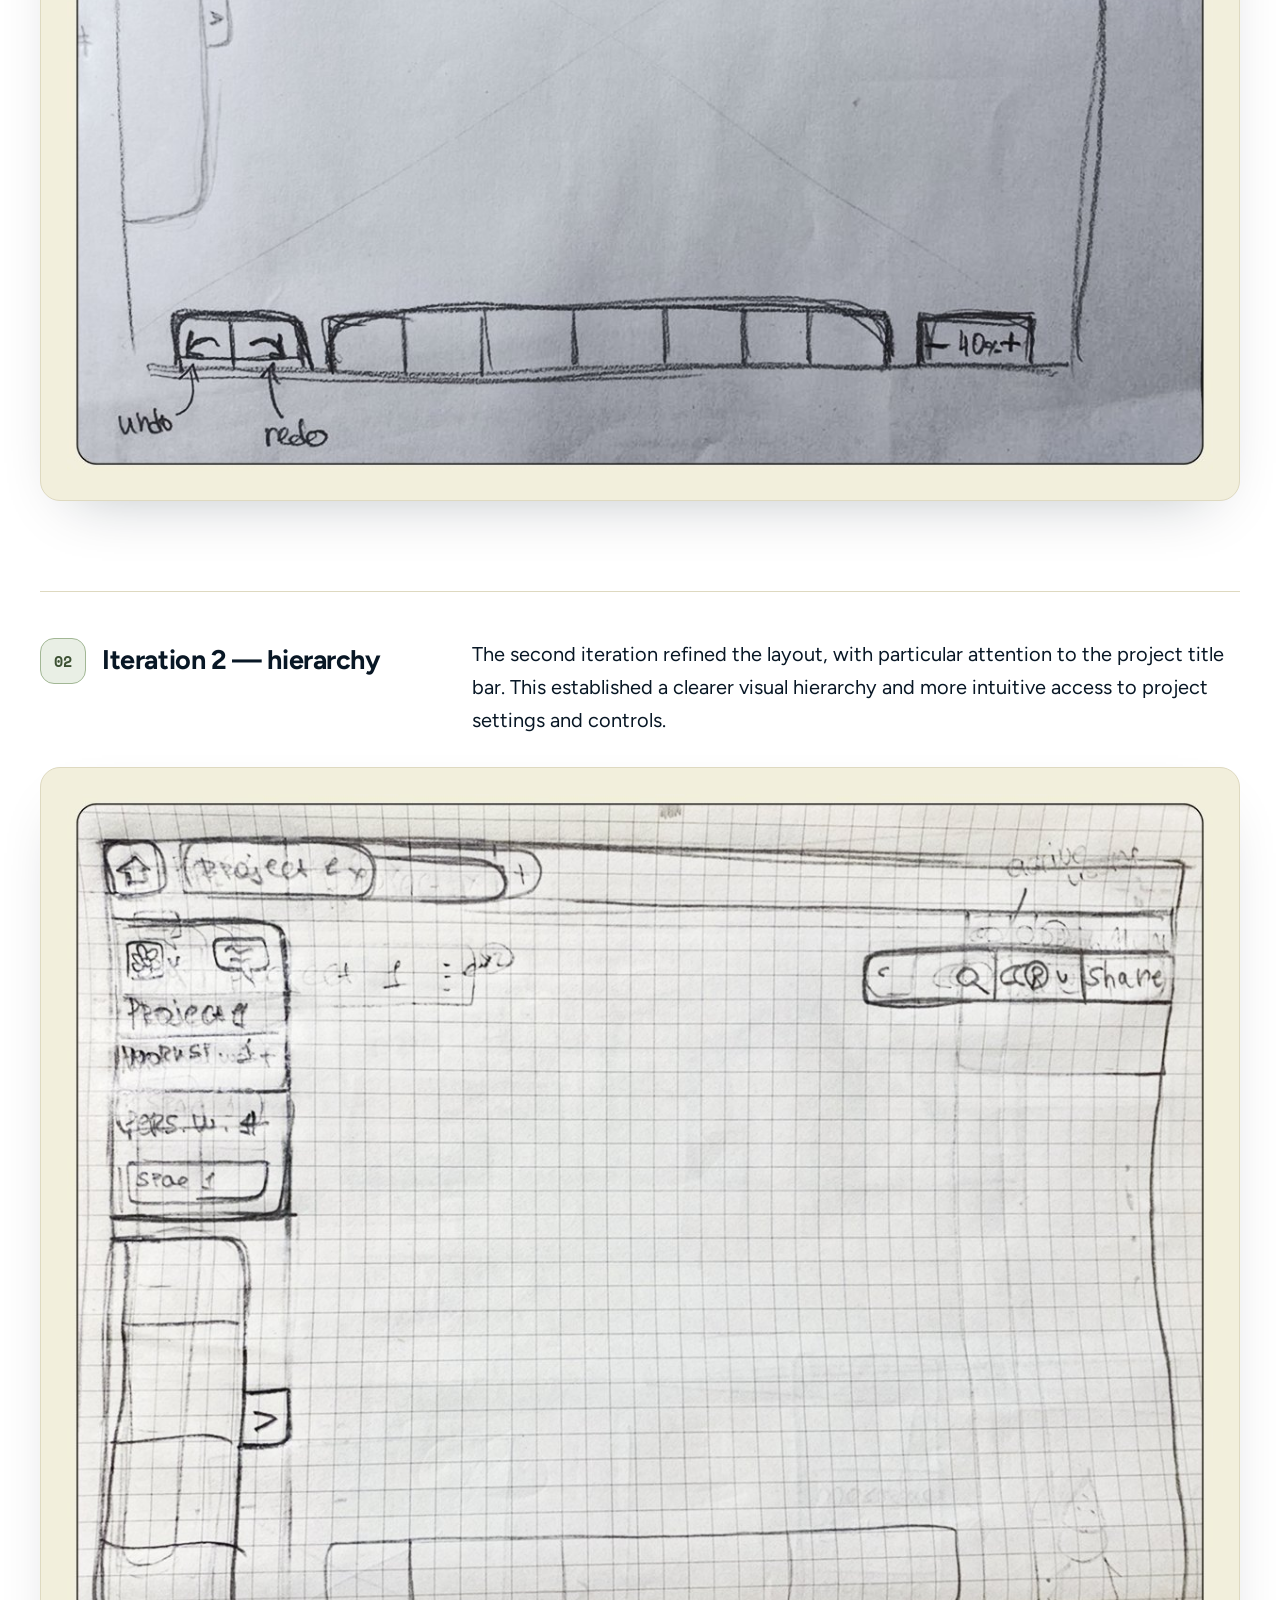
<file: collablearn_casestudy.html>
<!DOCTYPE html>
<html lang="en">

<head>
	<meta charset="UTF-8">
	<meta name="viewport" content="width=device-width, initial-scale=1.0, shrink-to-fit=no">
	<title>CollabLearn case study — Daniil Mikheikin</title>
	<meta name="description" content="UX/UI case study: CollabLearn, an all-in-one collaboration workspace for students and researchers, designed from five interviews, a survey and a secondary study.">
	<link rel="stylesheet" href="https://fonts.googleapis.com/css2?family=Figtree:wght@400;500;600;700&amp;family=Space+Mono:wght@400;700&amp;display=swap">
	<link rel="icon" href="favicon.svg" type="image/svg+xml">
	<link rel="icon" href="favicon-32.png" sizes="32x32" type="image/png">
	<link rel="apple-touch-icon" href="apple-touch-icon.png">

	<!-- Link preview cards (LinkedIn, Slack, WhatsApp, iMessage, X). -->
	<meta property="og:type" content="article">
	<meta property="og:site_name" content="Daniil Mikheikin">
	<meta property="og:locale" content="en_US">
	<meta property="og:title" content="CollabLearn case study — Daniil Mikheikin">
	<meta property="og:description" content="UX/UI case study: CollabLearn, an all-in-one collaboration workspace for students and researchers, designed from five interviews, a survey and a secondary study.">
	<meta property="og:url" content="https://daniil-mikheikin.github.io/daniil-mikheikin-portfolio/collablearn_casestudy.html">
	<meta property="og:image" content="https://daniil-mikheikin.github.io/daniil-mikheikin-portfolio/og-image.png">
	<meta property="og:image:type" content="image/png">
	<meta property="og:image:width" content="1200">
	<meta property="og:image:height" content="630">
	<meta property="og:image:alt" content="Mikheikin Daniil, Product Designer">
	<meta name="twitter:card" content="summary_large_image">
	<link rel="canonical" href="https://daniil-mikheikin.github.io/daniil-mikheikin-portfolio/collablearn_casestudy.html">
	<link rel="stylesheet" href="style.css" />
<style>
body { margin: 0; }
#cl-top *, #cl-top *::before, #cl-top *::after { box-sizing: border-box; }
html { scroll-behavior: smooth; }
#cl-top a:focus-visible, #cl-top [tabindex]:focus-visible { outline: 2px solid #734686; outline-offset: 3px; border-radius: 8px; }
@media (prefers-reduced-motion: reduce) { html { scroll-behavior: auto; } }

/* =========================================================
   RESPONSIVE
   The design exists at 1440 only, so at 1200px and up nothing
   below applies and the reference layout is untouched. These are
   the rules the build brief proposes for narrower screens - it
   marks them as suggestions, so they are worth a look before this
   goes live. Every declaration needs !important because the design
   keeps its values in inline style attributes.
   ========================================================= */

/* The phone stand-in for the live workspace. Hidden everywhere else.
   Its stills are CSS backgrounds rather than <img>, so the document
   keeps exactly the 22 images of the reference. */
#cl-top .cl-proto-fallback { display: none; }

#cl-top .cl-proto-shot {
    width: 100%;
    aspect-ratio: 1200 / 761;
    background: #fff no-repeat center top / 100% auto;
    border: 1px solid #DED9C0;
    border-radius: 14px;
}

#cl-top .cl-proto-shot.is-workspace { background-image: url("collabLearn_casestudy/assets/img/proto-01-classic-workspace.png"); }
#cl-top .cl-proto-shot.is-chat      { background-image: url("collabLearn_casestudy/assets/img/proto-02-chat.png"); }
#cl-top .cl-proto-shot.is-files     { background-image: url("collabLearn_casestudy/assets/img/proto-07-files-auto-sorted.png"); }

/* ---- 1024-1199px: the title column stops being a column ---- */
@media (max-width: 1199px) {

    #cl-top [style*="grid-template-columns: 360px"] {
        grid-template-columns: minmax(0, 1fr) !important;
        row-gap: 28px !important;
    }
}

/* ---- 900-1199px: the workspace is a fixed 1200px wide, so between the
   swap point and full width it scrolls sideways inside its own frame
   rather than being silently clipped by the frame's overflow:hidden. ---- */
@media (min-width: 900px) and (max-width: 1199px) {

    #cl-prototype {
        overflow-x: auto !important;
    }

    #cl-top .cl-proto-frame {
        width: max-content !important;
    }
}

/* ---- 768-1023px: one column, cards and tiles two-up ---- */
@media (max-width: 1023px) {

    #cl-top [style*="grid-template-columns: repeat(6,"],
    #cl-top [style*="grid-template-columns: repeat(4,"],
    #cl-top [style*="grid-template-columns: repeat(3,"] {
        grid-template-columns: repeat(2, minmax(0, 1fr)) !important;
    }

    #cl-top [style*="grid-template-columns: repeat(2,"] {
        grid-template-columns: minmax(0, 1fr) !important;
        row-gap: 24px !important;
    }

    #cl-top [style*="padding: 120px 0"] {
        padding: 80px 0 !important;
    }

    #cl-top [style*="font-size: 82px"] { font-size: 56px !important; }
    #cl-top [style*="font-size: 52px"] { font-size: 38px !important; }

    /* The fanned shots start to overlap once they are this narrow. */
    #cl-top [style*="transform: rotate("] {
        transform: none !important;
    }
}

/* ---- below 900px: the prototype is a 1200px desktop workspace. Scaled to
   phone width it is unreadable, so it is replaced by stills. ---- */
@media (max-width: 899px) {

    #cl-top .cl-proto-frame {
        display: none !important;
    }

    #cl-top .cl-proto-fallback {
        display: flex !important;
        flex-direction: column;
        gap: 14px;
    }
}

/* ---- below 768px ---- */
@media (max-width: 767px) {

    /* Solution (03) and Micro-interactions (11) each lay three cards out in a
       flex ROW at flex: 1 1 0, which the grid rules above never reach. At
       375px that left every card 101px wide - one word per line. Stack them,
       each at its own height; the inline align-items: stretch keeps them
       full width in the column. */
    #cl-top [style*="display: flex; align-items: stretch; gap: 20px;"] {
        flex-direction: column !important;
    }

    #cl-top [style*="display: flex; align-items: stretch; gap: 20px;"] > * {
        flex: 0 0 auto !important;
    }

    /* Secondary research (06) and Modes (13) put two cards in a centred flex
       row. In 06 that row measured 364px inside its 343px column, so the
       right-hand card ended at 380px - past the 375px viewport - which is why
       the gutter present on the left was missing on the right. Stacking fixes
       the overhang and the squeeze together. These items are align-items:
       flex-start, so they need an explicit width to fill the column. */
    #cl-top [style*="align-items: flex-start; justify-content: center; gap: 24px;"] {
        flex-direction: column !important;
    }

    #cl-top [style*="align-items: flex-start; justify-content: center; gap: 24px;"] > * {
        flex: 0 0 auto !important;
        width: 100% !important;
    }

    #cl-top [style*="grid-template-columns: repeat("] {
        grid-template-columns: minmax(0, 1fr) !important;
    }

    #cl-top [style*="grid-template-columns: minmax(0, 1fr) 108px 82px"] {
        grid-template-columns: minmax(0, 1fr) auto !important;
    }

    #cl-top [style*="width: min(1200px, calc(100% - 64px))"] {
        width: calc(100% - 32px) !important;
    }

    #cl-top [style*="padding: 120px 0"] {
        padding: 56px 0 !important;
    }

    #cl-top [style*="font-size: 82px"] { font-size: 40px !important; letter-spacing: -0.02em !important; }
    #cl-top [style*="font-size: 52px"] { font-size: 30px !important; }
    #cl-top [style*="font-size: 38px"] { font-size: 26px !important; }
    #cl-top [style*="font-size: 34px"] { font-size: 25px !important; }
    #cl-top [style*="font-size: 30px"] { font-size: 23px !important; }
    #cl-top [style*="font-size: 27px"] { font-size: 21px !important; }
    #cl-top [style*="font-size: 26px"] { font-size: 21px !important; }
    #cl-top [style*="font-size: 21px"] { font-size: 18px !important; }
    #cl-top [style*="font-size: 20px"] { font-size: 17px !important; }
}

</style>
</head>

<body id="collablearn-casestudy-page">

<div class="page">

	<!-- Styled to match the other case-study page titles, but not an h1: the
	     case study hero below already carries the one h1 of this page. -->
	<div id="collabLearn-title">CollabLearn</div>
	<header class="header-collablearn">
		<div class="logo">
			<a href="index.html" class="logo-experiments">
				<img src="./logo.svg" width="36" height="36" alt="Daniil Mikheikin Logo">
			</a>
		</div>
		<nav class="navigation">
			<div><a href="about.html">About</a></div>
			<div><a href="projects.html">Projects</a></div>
			<div><a href="work.html">Work</a></div>
			<div><a href="experiments.html">Experiments</a></div>
			<div><a href="Daniil_Mikheikin_CV_Product_Designer.pdf" download>Resume</a></div>
		</nav>
	</header>

	<main>
<div id="cl-top" style="width: 100%; box-sizing: border-box; background: #ffffff; color: #081725; font-family: 'Figtree', system-ui, -apple-system, sans-serif; -webkit-font-smoothing: antialiased;"><header style="padding: 104px 0 40px;"><div style="width: min(1200px, calc(100% - 64px)); margin: 0 auto;"><div style="display: flex; flex-direction: column; gap: 26px;"><div style="display: flex; align-items: center; gap: 12px; font-family: 'Space Mono', ui-monospace, SFMono-Regular, monospace; font-size: 13px; font-weight: 400; letter-spacing: 0.1em; text-transform: uppercase; color: #734686;"><span>Case study &mdash; CollabLearn</span></div><h1 style="margin: 0; font-size: 82px; line-height: 1.02; font-weight: 700; letter-spacing: -0.035em; max-width: 16ch;">One workspace for the whole group project</h1><p style="margin: 0; max-width: 64ch; font-size: 24px; line-height: 1.5; color: #4E5A66;">CollabLearn is an all-in-one collaboration platform for students and researchers, designed from five interviews, a survey and a secondary study. It answers one question: why does group work still mean a dozen open tabs?</p><div style="display: grid; grid-template-columns: repeat(4, minmax(0, 1fr)); gap: 0; margin-top: 18px; border-top: 1px solid #DED9C0;"><div style="display: flex; flex-direction: column; gap: 6px; padding: 22px 22px 0 0;"><span style="font-family: 'Space Mono', ui-monospace, SFMono-Regular, monospace; font-size: 12px; letter-spacing: 0.1em; text-transform: uppercase; color: #5E6A76;">Year</span><span style="font-size: 17px; font-weight: 600; line-height: 1.35;">2025</span></div><div style="display: flex; flex-direction: column; gap: 6px; padding: 22px 22px 0 0;"><span style="font-family: 'Space Mono', ui-monospace, SFMono-Regular, monospace; font-size: 12px; letter-spacing: 0.1em; text-transform: uppercase; color: #5E6A76;">Scope</span><span style="font-size: 17px; font-weight: 600; line-height: 1.35;">Web platform, research to hi-fi prototype</span></div><div style="display: flex; flex-direction: column; gap: 6px; padding: 22px 22px 0 0;"><span style="font-family: 'Space Mono', ui-monospace, SFMono-Regular, monospace; font-size: 12px; letter-spacing: 0.1em; text-transform: uppercase; color: #5E6A76;">Role</span><span style="font-size: 17px; font-weight: 600; line-height: 1.35;">Product design &mdash; research, UX, UI</span></div><div style="display: flex; flex-direction: column; gap: 6px; padding: 22px 22px 0 0;"><span style="font-family: 'Space Mono', ui-monospace, SFMono-Regular, monospace; font-size: 12px; letter-spacing: 0.1em; text-transform: uppercase; color: #5E6A76;">Built in</span><span style="font-size: 17px; font-weight: 600; line-height: 1.35;">Figma</span></div></div></div></div><div style="width: min(1200px, calc(100% - 64px)); margin: 0 auto;"><div style="margin-top: 44px;"><figure style="margin: 0; display: flex; flex-direction: column; gap: 14px;"><div style="border: 1px solid #DED9C0; border-radius: 20px; overflow: hidden; background: #F2EFDC; padding: 26px; box-shadow: 0 24px 60px -32px rgba(8, 23, 37, 0.30);"><img src="collabLearn_casestudy/assets/img/00-hero-laptop.jpg" alt="The CollabLearn workspace open on a laptop, on a purple plinth." width="1770" height="1004" loading="lazy" style="display: block; width: 100%; height: auto; border-radius: 6px;"></div></figure></div></div></header><section id="cl-context" style="position: relative; overflow: hidden; padding: 120px 0;"><span aria-hidden="true" style="position: absolute; inset: -80px; z-index: 0; pointer-events: none; background: radial-gradient(circle at 12% 16%, rgba(229,174,251,.26), transparent 62%), radial-gradient(circle at 88% 78%, rgba(248,226,101,.22), transparent 62%); filter: blur(70px); opacity: 0.55;"></span><div style="position: relative; z-index: 1;"><div style="width: min(1200px, calc(100% - 64px)); margin: 0 auto;"><div style="display: flex; flex-direction: column; gap: 44px;"><div style="display: grid; grid-template-columns: 360px minmax(0, 1fr); column-gap: 72px; align-items: start;"><div><div style="display: flex; align-items: center; gap: 12px; font-family: 'Space Mono', ui-monospace, SFMono-Regular, monospace; font-size: 13px; font-weight: 400; letter-spacing: 0.1em; text-transform: uppercase; color: #734686;"><span>01</span><span aria-hidden="true" style="width: 28px; height: 1px; background: #DED9C0;"></span><span>Context</span></div><h2 style="margin: 16px 0 0; font-size: 52px; line-height: 1.08; font-weight: 700; letter-spacing: -0.025em;">Context</h2></div><div><div style="display: flex; flex-direction: column; gap: 22px;"><p style="margin: 0; font-size: 30px; line-height: 1.45; font-weight: 600; letter-spacing: -0.01em; color: #081725;">University students struggle with fragmented tools and constant app-switching during group and individual projects, which leads to inefficiency and frustration.</p><p style="margin: 0; font-size: 20px; line-height: 1.65;">CollabLearn was created to solve this by providing a single, user-friendly, all-in-one collaboration workspace.</p></div></div></div><figure style="margin: 0; display: flex; flex-direction: column; gap: 14px;"><div style="border: 1px solid #DED9C0; border-radius: 20px; overflow: hidden; background: #F8F6EA; padding: 34px; box-shadow: 0 24px 60px -32px rgba(8, 23, 37, 0.30);"><svg viewBox="0 0 1200 360" role="img" aria-label="Six tools students named in the survey — Canva, Miro, Google Forms, WhatsApp, ChatGPT and Word — converging into one CollabLearn workspace" style="display: block; width: 100%; height: auto;"><rect x="0" y="24" width="214" height="64" rx="16" fill="#ffffff" stroke="#E5AEFB" stroke-width="1.5"></rect><text x="107.0" y="63" font-family="'Figtree', system-ui, sans-serif" font-size="18" font-weight="700" fill="#081725" text-anchor="middle">Canva</text><path d="M214 56 C 304 56 680 180 754 180" fill="none" stroke="#E5AEFB" stroke-width="2.2"></path><rect x="0" y="148" width="214" height="64" rx="16" fill="#ffffff" stroke="#A2B795" stroke-width="1.5"></rect><text x="107.0" y="187" font-family="'Figtree', system-ui, sans-serif" font-size="18" font-weight="700" fill="#081725" text-anchor="middle">Miro</text><path d="M214 180 C 304 180 680 180 754 180" fill="none" stroke="#A2B795" stroke-width="2.2"></path><rect x="0" y="272" width="214" height="64" rx="16" fill="#ffffff" stroke="#F8E265" stroke-width="1.5"></rect><text x="107.0" y="311" font-family="'Figtree', system-ui, sans-serif" font-size="18" font-weight="700" fill="#081725" text-anchor="middle">Google Forms</text><path d="M214 304 C 304 304 680 180 754 180" fill="none" stroke="#F8E265" stroke-width="2.2"></path><rect x="250" y="24" width="214" height="64" rx="16" fill="#ffffff" stroke="#9AA8B4" stroke-width="1.5"></rect><text x="357.0" y="63" font-family="'Figtree', system-ui, sans-serif" font-size="18" font-weight="700" fill="#081725" text-anchor="middle">WhatsApp</text><path d="M464 56 C 554 56 680 180 754 180" fill="none" stroke="#9AA8B4" stroke-width="2.2"></path><rect x="250" y="148" width="214" height="64" rx="16" fill="#ffffff" stroke="#E5AEFB" stroke-width="1.5"></rect><text x="357.0" y="187" font-family="'Figtree', system-ui, sans-serif" font-size="18" font-weight="700" fill="#081725" text-anchor="middle">ChatGPT</text><path d="M464 180 C 554 180 680 180 754 180" fill="none" stroke="#E5AEFB" stroke-width="2.2"></path><rect x="250" y="272" width="214" height="64" rx="16" fill="#ffffff" stroke="#A2B795" stroke-width="1.5"></rect><text x="357.0" y="311" font-family="'Figtree', system-ui, sans-serif" font-size="18" font-weight="700" fill="#081725" text-anchor="middle">Word</text><path d="M464 304 C 554 304 680 180 754 180" fill="none" stroke="#A2B795" stroke-width="2.2"></path><rect x="756" y="76" width="248" height="208" rx="22" fill="#F5DBFF" stroke="#734686" stroke-width="2.4"></rect><text x="880" y="132" font-family="'Figtree', system-ui, sans-serif" font-size="26" font-weight="700" fill="#081725" text-anchor="middle">CollabLearn</text><text x="880" y="164" font-family="'Figtree', system-ui, sans-serif" font-size="17" font-weight="500" fill="#4E5A66" text-anchor="middle">One workspace</text><rect x="792" y="188" width="176" height="34" rx="9" fill="#ffffff" stroke="#E5AEFB" stroke-width="1.4"></rect><text x="880" y="210" font-family="'Figtree', system-ui, sans-serif" font-size="14" font-weight="600" fill="#734686" text-anchor="middle">chat &middot; files &middot; tasks</text><text x="880" y="250" font-family="'Figtree', system-ui, sans-serif" font-size="14" font-weight="500" fill="#5E6A76" text-anchor="middle">No app to leave</text><text x="0" y="12" font-family="'Space Mono', monospace" font-size="12" font-weight="700" fill="#5E6A76" text-anchor="start" letter-spacing="1.4">WHAT PARTICIPANTS SAID THEY ALREADY USE</text></svg></div><figcaption style="font-family: 'Space Mono', ui-monospace, SFMono-Regular, monospace; font-size: 13px; line-height: 1.5; color: #4E5A66;">The six tools participants named when asked what they use for group work &mdash; file collecting, video calls and document collaboration, spread across six places.</figcaption></figure></div></div></div></section><section id="cl-challenge" style="position: relative; overflow: hidden; padding: 120px 0;background: #F2EFDC; background-image: radial-gradient(rgba(8, 23, 37, 0.055) 1.1px, transparent 1.1px); background-size: 26px 26px; border-top: 1px solid #DED9C0; border-bottom: 1px solid #DED9C0;"><div style="position: relative; z-index: 1;"><div style="width: min(1200px, calc(100% - 64px)); margin: 0 auto;"><div style="display: flex; flex-direction: column; gap: 44px;"><div style="display: grid; grid-template-columns: 360px minmax(0, 1fr); column-gap: 72px; align-items: start;"><div><div style="display: flex; align-items: center; gap: 12px; font-family: 'Space Mono', ui-monospace, SFMono-Regular, monospace; font-size: 13px; font-weight: 400; letter-spacing: 0.1em; text-transform: uppercase; color: #734686;"><span>02</span><span aria-hidden="true" style="width: 28px; height: 1px; background: #DED9C0;"></span><span>Challenge</span></div><h2 style="margin: 16px 0 0; font-size: 52px; line-height: 1.08; font-weight: 700; letter-spacing: -0.025em;">Challenge</h2></div><div><div style="display: flex; flex-direction: column; gap: 22px;"><p style="margin: 0; font-size: 30px; line-height: 1.45; font-weight: 600; letter-spacing: -0.01em; color: #081725;">Create an all-in-one collaboration platform that feels <span style="color: #734686;">familiar and intuitive</span> to students, while introducing new tools and smarter workflows that cut app-switching and measurably improve productivity.</p></div></div></div><svg viewBox="0 0 1200 280" role="img" aria-label="The challenge as a tension: the platform had to be familiar on day one and, at the same time, worth switching to" style="display: block; width: 100%; height: auto;"><text x="600.0" y="24" font-family="'Space Mono', monospace" font-size="12" font-weight="700" fill="#5E6A76" text-anchor="middle" letter-spacing="1.4">THE WHOLE CHALLENGE, IN ONE WORD</text><rect x="0" y="44" width="500" height="210" rx="20" fill="#E4E9EE" stroke="#9AA8B4" stroke-width="1.5"></rect><text x="40" y="101" font-family="'Space Mono', monospace" font-size="11" font-weight="700" fill="#5E6A76" text-anchor="start" letter-spacing="1.4">MUST BE</text><text x="40" y="139" font-family="'Figtree', system-ui, sans-serif" font-size="24" font-weight="700" fill="#0F2536" text-anchor="start">Familiar on day one</text><text x="40" y="177" font-family="'Figtree', system-ui, sans-serif" font-size="16" font-weight="400" fill="#4E5A66" text-anchor="start">Patterns students already know</text><text x="40" y="203" font-family="'Figtree', system-ui, sans-serif" font-size="16" font-weight="400" fill="#4E5A66" text-anchor="start">Nothing new to learn first</text><rect x="700" y="44" width="500" height="210" rx="20" fill="#F5DBFF" stroke="#E5AEFB" stroke-width="1.5"></rect><text x="740" y="101" font-family="'Space Mono', monospace" font-size="11" font-weight="700" fill="#5E6A76" text-anchor="start" letter-spacing="1.4">AND ALSO</text><text x="740" y="139" font-family="'Figtree', system-ui, sans-serif" font-size="24" font-weight="700" fill="#734686" text-anchor="start">Worth switching to</text><text x="740" y="177" font-family="'Figtree', system-ui, sans-serif" font-size="16" font-weight="400" fill="#4E5A66" text-anchor="start">Tools they did not have</text><text x="740" y="203" font-family="'Figtree', system-ui, sans-serif" font-size="16" font-weight="400" fill="#4E5A66" text-anchor="start">Workflows that remove steps</text><path d="M514 149h44" stroke="#DED9C0" stroke-width="2" stroke-dasharray="5 6"></path><path d="M642 149h44" stroke="#DED9C0" stroke-width="2" stroke-dasharray="5 6"></path><rect x="558.0" y="124" width="84" height="50" rx="25" fill="#ffffff" stroke="#734686" stroke-width="2"></rect><text x="600.0" y="156" font-family="'Figtree', system-ui, sans-serif" font-size="17" font-weight="700" fill="#734686" text-anchor="middle">and</text></svg></div></div></div></section><section id="cl-solution" style="position: relative; overflow: hidden; padding: 120px 0;"><div style="position: relative; z-index: 1;"><div style="width: min(1200px, calc(100% - 64px)); margin: 0 auto;"><div style="display: flex; flex-direction: column; gap: 52px;"><div style="display: grid; grid-template-columns: 360px minmax(0, 1fr); column-gap: 72px; align-items: start;"><div><div style="display: flex; align-items: center; gap: 12px; font-family: 'Space Mono', ui-monospace, SFMono-Regular, monospace; font-size: 13px; font-weight: 400; letter-spacing: 0.1em; text-transform: uppercase; color: #734686;"><span>03</span><span aria-hidden="true" style="width: 28px; height: 1px; background: #DED9C0;"></span><span>Solution</span></div><h2 style="margin: 16px 0 0; font-size: 52px; line-height: 1.08; font-weight: 700; letter-spacing: -0.025em;">Solution</h2></div><div><div style="display: flex; flex-direction: column; gap: 20px;"><p style="margin: 0; font-size: 20px; line-height: 1.65;">The key was identifying, through interviews and a survey, which tools students actually needed to work together: an integrated chat, flexible data storage, and a task-assignment system.</p><p style="margin: 0; font-size: 20px; line-height: 1.65;">Each one answers a finding, rather than a guess.</p></div></div></div><ul style="list-style: none; margin: 0; padding: 0; display: flex; align-items: stretch; gap: 20px;"><li style="flex: 1 1 0; min-width: 0; display: flex; flex-direction: column; gap: 14px; padding: 28px 30px; border-radius: 20px; background: #ffffff; border: 1.5px solid #E5AEFB;"><span style="font-size: 22px; font-weight: 700;">Integrated chat</span><span style="font-size: 17px; line-height: 1.55; color: #4E5A66; flex: 1;">Conversation lives in the workspace, so nobody leaves the project to ask a question.</span><span style="display: flex; flex-direction: column; gap: 4px; padding-top: 14px; border-top: 1px solid #F5DBFF;"><span style="font-family: 'Space Mono', ui-monospace, SFMono-Regular, monospace; font-size: 10.5px; font-weight: 700; letter-spacing: 0.1em; text-transform: uppercase; color: #5E6A76;">Answers</span><span style="font-size: 15px; font-weight: 600; color: #734686;">Ineffective communication tools</span></span></li><li style="flex: 1 1 0; min-width: 0; display: flex; flex-direction: column; gap: 14px; padding: 28px 30px; border-radius: 20px; background: #ffffff; border: 1.5px solid #A2B795;"><span style="font-size: 22px; font-weight: 700;">Flexible data storage</span><span style="font-size: 17px; line-height: 1.55; color: #4E5A66; flex: 1;">Any format, sorted for you by topic and type, and shareable without an upload dance.</span><span style="display: flex; flex-direction: column; gap: 4px; padding-top: 14px; border-top: 1px solid #E9EFE5;"><span style="font-family: 'Space Mono', ui-monospace, SFMono-Regular, monospace; font-size: 10.5px; font-weight: 700; letter-spacing: 0.1em; text-transform: uppercase; color: #5E6A76;">Answers</span><span style="font-size: 15px; font-weight: 600; color: #3D5233;">Inability to store files in different formats</span></span></li><li style="flex: 1 1 0; min-width: 0; display: flex; flex-direction: column; gap: 14px; padding: 28px 30px; border-radius: 20px; background: #ffffff; border: 1.5px solid #F8E265;"><span style="font-size: 22px; font-weight: 700;">Task assignment</span><span style="font-size: 17px; line-height: 1.55; color: #4E5A66; flex: 1;">Roles and personal tasks attached to real people, visible to everyone.</span><span style="display: flex; flex-direction: column; gap: 4px; padding-top: 14px; border-top: 1px solid #FEF6D3;"><span style="font-family: 'Space Mono', ui-monospace, SFMono-Regular, monospace; font-size: 10.5px; font-weight: 700; letter-spacing: 0.1em; text-transform: uppercase; color: #5E6A76;">Answers</span><span style="font-size: 15px; font-weight: 600; color: #7A6410;">Unclear role distribution</span></span></li></ul><div id="cl-prototype" style="display: flex; flex-direction: column; gap: 20px;"><div class="cl-proto-fallback"><div class="cl-proto-shot is-workspace" role="img" aria-label="The CollabLearn workspace in Classic mode"></div><div class="cl-proto-shot is-chat" role="img" aria-label="The chat panel open beside the workspace, with a message above the sender’s cursor"></div><div class="cl-proto-shot is-files" role="img" aria-label="The file browser, auto-sorted by topic"></div><p style="margin: 6px 0 0; font-family: 'Space Mono', ui-monospace, SFMono-Regular, monospace; font-size: 13px; line-height: 1.55; color: #5E6A76;">The prototype is a 1200px desktop workspace, so it needs a desktop screen. Open this page on one to try it.</p></div><div class="cl-proto-frame" style="border: 1px solid #DED9C0; border-radius: 22px; overflow: hidden; background: #fff; box-shadow: 0 40px 90px -42px rgba(115, 70, 134, 0.42);"><div style="display: flex; align-items: center; gap: 16px; height: 52px; padding: 0 18px; background: #F2EFDC; border-bottom: 1px solid #DED9C0;"><span style="font-family: 'Space Mono', ui-monospace, SFMono-Regular, monospace; font-size: 12px; letter-spacing: 0.06em; text-transform: uppercase; color: #734686;">CollabLearn, running</span><span style="flex: 1;"></span><span style="display: inline-flex; align-items: center; gap: 7px; padding: 5px 12px; border-radius: 999px; background: #FEF6D3; border: 1px solid #F8E265; color: #7A6410; font-size: 12.5px; font-weight: 700;">Mechanics, not the final visual design</span><span style="display: inline-flex; align-items: center; gap: 8px; padding: 5px 12px; border-radius: 999px; background: #E9EFE5; border: 1px solid #A2B795; color: #3D5233; font-size: 13px; font-weight: 700;"><span aria-hidden="true" style="width: 8px; height: 8px; border-radius: 50%; background: #3D5233;"></span>Live prototype</span></div><div role="region" aria-label="Interactive rebuild of the CollabLearn workspace" tabindex="0" style="height: 760px; overflow: hidden;"><iframe src="collabLearn_casestudy/prototype/index.html" loading="lazy" title="Live rebuild of the CollabLearn workspace" style="display: block; width: 1200px; height: 760px; border: 0;"></iframe></div></div><div style="display: flex; flex-wrap: wrap; align-items: center; gap: 10px;"><span style="font-family: 'Space Mono', ui-monospace, SFMono-Regular, monospace; font-size: 12px; letter-spacing: 0.08em; text-transform: uppercase; color: #4E5A66; margin-right: 6px;">Try it</span><span style="display: inline-flex; align-items: center; gap: 8px; padding: 8px 14px; border-radius: 999px; background: #F5DBFF; border: 1px solid #E5AEFB; color: #734686; font-size: 15px; font-weight: 600; line-height: 1.2;">Open the chat and send a message</span><span style="display: inline-flex; align-items: center; gap: 8px; padding: 8px 14px; border-radius: 999px; background: #E9EFE5; border: 1px solid #A2B795; color: #3D5233; font-size: 15px; font-weight: 600; line-height: 1.2;">Assign a task to a teammate</span><span style="display: inline-flex; align-items: center; gap: 8px; padding: 8px 14px; border-radius: 999px; background: #FEF6D3; border: 1px solid #F8E265; color: #7A6410; font-size: 15px; font-weight: 600; line-height: 1.2;">Sort the files by topic</span><span style="display: inline-flex; align-items: center; gap: 8px; padding: 8px 14px; border-radius: 999px; background: #E4E9EE; border: 1px solid #9AA8B4; color: #0F2536; font-size: 15px; font-weight: 600; line-height: 1.2;">Switch to Writer mode</span></div><div style="display: flex; flex-direction: column; gap: 8px; padding: 26px 30px; border-radius: 18px; background: #FEF6D3; border: 1px solid #F8E265;"><span style="font-family: 'Space Mono', ui-monospace, SFMono-Regular, monospace; font-size: 12px; font-weight: 700; letter-spacing: 0.08em; text-transform: uppercase; color: #7A6410;">Read this before you judge the pixels</span><p style="margin: 0; font-size: 19px; line-height: 1.6;">This is a working rebuild, not the finished interface. It exists to let you <b>use</b> the mechanics &mdash; the chat and its speech bubble, roles and task assignment, auto-sorting, the mode switch &mdash; rather than read about them. The visual design is approximate and some details are simplified. The real high-fidelity screens are further down: <a href="#cl-interface" style="color: #7A6410; font-weight: 700;">jump to the interface</a>.</p></div></div></div></div></div></section><section id="cl-impact" style="position: relative; overflow: hidden; padding: 120px 0;background: #F2EFDC; background-image: radial-gradient(rgba(8, 23, 37, 0.055) 1.1px, transparent 1.1px); background-size: 26px 26px; border-top: 1px solid #DED9C0; border-bottom: 1px solid #DED9C0;"><div style="position: relative; z-index: 1;"><div style="width: min(1200px, calc(100% - 64px)); margin: 0 auto;"><div style="display: flex; flex-direction: column; gap: 44px;"><div style="display: grid; grid-template-columns: 360px minmax(0, 1fr); column-gap: 72px; align-items: start;"><div><div style="display: flex; align-items: center; gap: 12px; font-family: 'Space Mono', ui-monospace, SFMono-Regular, monospace; font-size: 13px; font-weight: 400; letter-spacing: 0.1em; text-transform: uppercase; color: #734686;"><span>04</span><span aria-hidden="true" style="width: 28px; height: 1px; background: #DED9C0;"></span><span>Impact</span></div><h2 style="margin: 16px 0 0; font-size: 52px; line-height: 1.08; font-weight: 700; letter-spacing: -0.025em;">Impact</h2></div><div><div style="display: flex; flex-direction: column; gap: 20px;"><p style="margin: 0; font-size: 20px; line-height: 1.65;">CollabLearn reduces the fatigue caused by switching between apps, and raises productivity through a built-in chat, AI-powered file sorting, and adaptive workspace modes.</p></div></div></div><ul style="list-style: none; margin: 0; padding: 0; display: grid; grid-template-columns: repeat(2, minmax(0, 1fr)); gap: 14px;"><li style="display: flex; gap: 16px; align-items: flex-start; padding: 22px 26px; border-radius: 16px; background: #F5DBFF; border: 1.5px solid #E5AEFB;"><svg width="20" height="20" viewBox="0 0 24 24" fill="none" stroke="#734686" stroke-width="2.6" stroke-linecap="round" stroke-linejoin="round" aria-hidden="true" style="flex: 0 0 20px;"><path d="M4 12.5 L9.5 18 L20 6.5"></path></svg><span style="display: flex; flex-direction: column; gap: 4px;"><span style="font-size: 18px; font-weight: 700;">Less app-switching fatigue</span><span style="font-size: 16px; line-height: 1.5; color: #4E5A66;">Chat, files and tasks stop living in six other places.</span></span></li><li style="display: flex; gap: 16px; align-items: flex-start; padding: 22px 26px; border-radius: 16px; background: #E9EFE5; border: 1.5px solid #A2B795;"><svg width="20" height="20" viewBox="0 0 24 24" fill="none" stroke="#3D5233" stroke-width="2.6" stroke-linecap="round" stroke-linejoin="round" aria-hidden="true" style="flex: 0 0 20px;"><path d="M4 12.5 L9.5 18 L20 6.5"></path></svg><span style="display: flex; flex-direction: column; gap: 4px;"><span style="font-size: 18px; font-weight: 700;">Communication inside the work</span><span style="font-size: 16px; line-height: 1.5; color: #4E5A66;">Messages appear next to the thing being discussed.</span></span></li><li style="display: flex; gap: 16px; align-items: flex-start; padding: 22px 26px; border-radius: 16px; background: #FEF6D3; border: 1.5px solid #F8E265;"><svg width="20" height="20" viewBox="0 0 24 24" fill="none" stroke="#7A6410" stroke-width="2.6" stroke-linecap="round" stroke-linejoin="round" aria-hidden="true" style="flex: 0 0 20px;"><path d="M4 12.5 L9.5 18 L20 6.5"></path></svg><span style="display: flex; flex-direction: column; gap: 4px;"><span style="font-size: 18px; font-weight: 700;">Files findable without searching</span><span style="font-size: 16px; line-height: 1.5; color: #4E5A66;">Auto-sorting by format and topic, at any time.</span></span></li><li style="display: flex; gap: 16px; align-items: flex-start; padding: 22px 26px; border-radius: 16px; background: #E4E9EE; border: 1.5px solid #9AA8B4;"><svg width="20" height="20" viewBox="0 0 24 24" fill="none" stroke="#0F2536" stroke-width="2.6" stroke-linecap="round" stroke-linejoin="round" aria-hidden="true" style="flex: 0 0 20px;"><path d="M4 12.5 L9.5 18 L20 6.5"></path></svg><span style="display: flex; flex-direction: column; gap: 4px;"><span style="font-size: 18px; font-weight: 700;">A workspace that adapts</span><span style="font-size: 16px; line-height: 1.5; color: #4E5A66;">Classic, Creative and Writer, instead of one fixed layout.</span></span></li></ul></div></div></div></section><section id="cl-research" style="position: relative; overflow: hidden; padding: 120px 0;"><div style="position: relative; z-index: 1;"><div style="width: min(1200px, calc(100% - 64px)); margin: 0 auto;"><div style="display: flex; flex-direction: column; gap: 44px;"><div style="display: grid; grid-template-columns: 360px minmax(0, 1fr); column-gap: 72px; align-items: start;"><div><div style="display: flex; align-items: center; gap: 12px; font-family: 'Space Mono', ui-monospace, SFMono-Regular, monospace; font-size: 13px; font-weight: 400; letter-spacing: 0.1em; text-transform: uppercase; color: #734686;"><span>05</span><span aria-hidden="true" style="width: 28px; height: 1px; background: #DED9C0;"></span><span>Research</span></div><h2 style="margin: 16px 0 0; font-size: 52px; line-height: 1.08; font-weight: 700; letter-spacing: -0.025em;">Research</h2></div><div><div style="display: flex; flex-direction: column; gap: 20px;"><p style="margin: 0; font-size: 20px; line-height: 1.65;">I ran empirical user research with students facing fragmented online tools: five semi-structured interviews with university students working on group projects, exploring app-switching fatigue and inefficient workflows.</p></div></div></div><blockquote style="margin: 0; padding: 46px 54px; border-radius: 26px; background: #081725; color: #ffffff;"><span style="display: block; font-family: 'Space Mono', ui-monospace, SFMono-Regular, monospace; font-size: 12px; font-weight: 700; letter-spacing: 0.1em; text-transform: uppercase; color: #E5AEFB; margin-bottom: 18px;">Interview excerpt</span><p style="margin: 0 0 18px; font-size: 22px; line-height: 1.5; opacity: 0.72;">&ldquo;If you could magically fix one part of the group-work or research process, what would it be?&rdquo;</p><p style="margin: 0; font-size: 30px; line-height: 1.4; font-weight: 600; letter-spacing: -0.015em;">&ldquo;I think a good solution would be a platform where I could organise the entire process from start to finish.&rdquo;</p></blockquote><div style="display: flex; flex-direction: column; gap: 8px; padding: 26px 30px; border-radius: 18px; background: #F5DBFF; border: 1px solid #E5AEFB;"><span style="font-family: 'Space Mono', ui-monospace, SFMono-Regular, monospace; font-size: 12px; font-weight: 700; letter-spacing: 0.08em; text-transform: uppercase; color: #734686;">All-in-one solution</span><p style="margin: 0; font-size: 19px; line-height: 1.6;">These insights highlighted the need for a structured tool with integrated features like real-time collaboration and role assignment.</p></div><div style="display: grid; grid-template-columns: 360px minmax(0, 1fr); column-gap: 72px; align-items: start;"><div><h3 style="margin: 0; font-size: 30px; line-height: 1.2; font-weight: 700; letter-spacing: -0.015em; font-size: 27px;">Key findings</h3><p style="margin: 0; font-size: 16px; line-height: 1.55; color: #4E5A66; margin-top: 12px;">Four problems came up in every conversation. They became the brief.</p></div><ul style="list-style: none; margin: 0; padding: 0;"><li style="display: grid; grid-template-columns: 56px minmax(0, 1fr); gap: 22px; align-items: start; padding: 22px 0; border-top: 1px solid #DED9C0;"><span style="display: inline-flex; align-items: center; justify-content: center; width: 46px; height: 46px; border-radius: 50%; background: #F5DBFF; border: 1.5px solid #E5AEFB; font-family: 'Space Mono', ui-monospace, SFMono-Regular, monospace; font-size: 15px; font-weight: 700; color: #734686;">01</span><span style="display: flex; flex-direction: column; gap: 5px; padding-top: 4px;"><span style="font-size: 22px; font-weight: 700;">Ineffective communication tools</span><span style="font-size: 17px; line-height: 1.5; color: #4E5A66;">Conversation happening somewhere the work is not.</span></span></li><li style="display: grid; grid-template-columns: 56px minmax(0, 1fr); gap: 22px; align-items: start; padding: 22px 0; border-top: 1px solid #DED9C0;"><span style="display: inline-flex; align-items: center; justify-content: center; width: 46px; height: 46px; border-radius: 50%; background: #E9EFE5; border: 1.5px solid #A2B795; font-family: 'Space Mono', ui-monospace, SFMono-Regular, monospace; font-size: 15px; font-weight: 700; color: #3D5233;">02</span><span style="display: flex; flex-direction: column; gap: 5px; padding-top: 4px;"><span style="font-size: 22px; font-weight: 700;">Files that will not store</span><span style="font-size: 17px; line-height: 1.5; color: #4E5A66;">No single place that takes every format the group produces.</span></span></li><li style="display: grid; grid-template-columns: 56px minmax(0, 1fr); gap: 22px; align-items: start; padding: 22px 0; border-top: 1px solid #DED9C0;"><span style="display: inline-flex; align-items: center; justify-content: center; width: 46px; height: 46px; border-radius: 50%; background: #FEF6D3; border: 1.5px solid #F8E265; font-family: 'Space Mono', ui-monospace, SFMono-Regular, monospace; font-size: 15px; font-weight: 700; color: #7A6410;">03</span><span style="display: flex; flex-direction: column; gap: 5px; padding-top: 4px;"><span style="font-size: 22px; font-weight: 700;">Time-consuming citation</span><span style="font-size: 17px; line-height: 1.5; color: #4E5A66;">Academic writing losing hours to formatting references by hand.</span></span></li><li style="display: grid; grid-template-columns: 56px minmax(0, 1fr); gap: 22px; align-items: start; padding: 22px 0; border-top: 1px solid #DED9C0;"><span style="display: inline-flex; align-items: center; justify-content: center; width: 46px; height: 46px; border-radius: 50%; background: #E4E9EE; border: 1.5px solid #9AA8B4; font-family: 'Space Mono', ui-monospace, SFMono-Regular, monospace; font-size: 15px; font-weight: 700; color: #0F2536;">04</span><span style="display: flex; flex-direction: column; gap: 5px; padding-top: 4px;"><span style="font-size: 22px; font-weight: 700;">Unclear role distribution</span><span style="font-size: 17px; line-height: 1.5; color: #4E5A66;">Nobody sure who owns what, or whether it is done.</span></span></li></ul></div></div></div></div></section><section id="cl-secondary" style="position: relative; overflow: hidden; padding: 120px 0;background: #F2EFDC; background-image: radial-gradient(rgba(8, 23, 37, 0.055) 1.1px, transparent 1.1px); background-size: 26px 26px; border-top: 1px solid #DED9C0; border-bottom: 1px solid #DED9C0;"><div style="position: relative; z-index: 1;"><div style="width: min(1200px, calc(100% - 64px)); margin: 0 auto;"><div style="display: flex; flex-direction: column; gap: 44px;"><div style="display: grid; grid-template-columns: 360px minmax(0, 1fr); column-gap: 72px; align-items: start;"><div><div style="display: flex; align-items: center; gap: 12px; font-family: 'Space Mono', ui-monospace, SFMono-Regular, monospace; font-size: 13px; font-weight: 400; letter-spacing: 0.1em; text-transform: uppercase; color: #734686;"><span>06</span><span aria-hidden="true" style="width: 28px; height: 1px; background: #DED9C0;"></span><span>Secondary research</span></div><h2 style="margin: 16px 0 0; font-size: 52px; line-height: 1.08; font-weight: 700; letter-spacing: -0.025em;">What the literature already knew</h2></div><div><div style="display: flex; flex-direction: column; gap: 20px;"><p style="margin: 0; font-size: 20px; line-height: 1.65;">To check what users had told me, I ran a secondary study on the article <i>&ldquo;The Role of Digital Tools in Enhancing Collaborative Learning in Secondary Education&rdquo;</i>, which looks at how user-friendly interfaces in tools like Google Classroom and Microsoft Teams change collaboration.</p></div></div></div><div style="display: flex; align-items: flex-start; justify-content: center; gap: 24px; max-width: 1200px; margin: 0 auto;"><div style="flex: 1 1 0; min-width: 0;"><div style="display: flex; flex-direction: column; gap: 8px; padding: 26px 30px; border-radius: 18px; background: #F5DBFF; border: 1px solid #E5AEFB;"><span style="font-family: 'Space Mono', ui-monospace, SFMono-Regular, monospace; font-size: 12px; font-weight: 700; letter-spacing: 0.08em; text-transform: uppercase; color: #734686;">Real-time communication and task management</span><p style="margin: 0; font-size: 19px; line-height: 1.6;">Instant messaging, file sharing and co-editing reduce coordination barriers, so tasks can be assigned and tracked without a physical meeting.</p></div></div><div style="flex: 1 1 0; min-width: 0;"><div style="display: flex; flex-direction: column; gap: 8px; padding: 26px 30px; border-radius: 18px; background: #E9EFE5; border: 1px solid #A2B795;"><span style="font-family: 'Space Mono', ui-monospace, SFMono-Regular, monospace; font-size: 12px; font-weight: 700; letter-spacing: 0.08em; text-transform: uppercase; color: #3D5233;">Positive impacts on engagement</span><p style="margin: 0; font-size: 19px; line-height: 1.6;">Good design correlates with higher engagement and motivation: students report easier peer interaction and more critical thinking online than face to face.</p></div></div></div><ul style="list-style: none; margin: 0; padding: 0; display: grid; grid-template-columns: repeat(4, minmax(0, 1fr)); gap: 16px;"><li style="display: flex; flex-direction: column; gap: 6px; padding: 28px 30px; border-radius: 20px; background: #ffffff; border: 1.5px solid #DED9C0;"><span style="font-size: 54px; line-height: 1; font-weight: 700; letter-spacing: -0.03em; color: #734686; font-variant-numeric: tabular-nums;">30%</span><span style="font-size: 17px; font-weight: 700;">engagement boost</span><span style="font-size: 15px; line-height: 1.45; color: #4E5A66;">where the interface is well designed</span></li><li style="display: flex; flex-direction: column; gap: 6px; padding: 28px 30px; border-radius: 20px; background: #ffffff; border: 1.5px solid #DED9C0;"><span style="font-size: 54px; line-height: 1; font-weight: 700; letter-spacing: -0.03em; color: #734686; font-variant-numeric: tabular-nums;">75%</span><span style="font-size: 17px; font-weight: 700;">motivation increase</span><span style="font-size: 15px; line-height: 1.45; color: #4E5A66;">reported by students in the same study</span></li><li style="display: flex; flex-direction: column; gap: 6px; padding: 28px 30px; border-radius: 20px; background: #ffffff; border: 1.5px solid #DED9C0;"><span style="font-size: 54px; line-height: 1; font-weight: 700; letter-spacing: -0.03em; color: #734686; font-variant-numeric: tabular-nums;">68%</span><span style="font-size: 17px; font-weight: 700;">improve in critical thinking</span><span style="font-size: 15px; line-height: 1.45; color: #4E5A66;">when collaborating through digital tools</span></li><li style="display: flex; flex-direction: column; gap: 6px; padding: 28px 30px; border-radius: 20px; background: #ffffff; border: 1.5px solid #DED9C0;"><span style="font-size: 54px; line-height: 1; font-weight: 700; letter-spacing: -0.03em; color: #734686; font-variant-numeric: tabular-nums;">82%</span><span style="font-size: 17px; font-weight: 700;">improve in peer interaction</span><span style="font-size: 15px; line-height: 1.45; color: #4E5A66;">compared with traditional group dynamics</span></li></ul><p style="margin: 0; font-family: 'Space Mono', ui-monospace, SFMono-Regular, monospace; font-size: 13px; line-height: 1.6; color: #5E6A76;">Source: &ldquo;The Role of Digital Tools in Enhancing Collaborative Learning in Secondary Education&rdquo;. These are the study&#8217;s figures, not measurements of CollabLearn.</p><div style="display: flex; flex-direction: column; gap: 8px; padding: 26px 30px; border-radius: 18px; background: #FEF6D3; border: 1px solid #F8E265;"><span style="font-family: 'Space Mono', ui-monospace, SFMono-Regular, monospace; font-size: 12px; font-weight: 700; letter-spacing: 0.08em; text-transform: uppercase; color: #7A6410;">Takeaway</span><p style="margin: 0; font-size: 19px; line-height: 1.6;">Good design can increase motivation, and real-time chat lowers the barrier to coordinating. Interface design is doing the work here &mdash; friendly elements turn a potential demotivator, like an ambiguous open-ended task, into a chance for creative problem solving. The design answer I took from it: a personalised dashboard for every participant.</p></div></div></div></div></section><section id="cl-surveys" style="position: relative; overflow: hidden; padding: 120px 0;"><span aria-hidden="true" style="position: absolute; inset: -80px; z-index: 0; pointer-events: none; background: radial-gradient(circle at 10% 14%, rgba(229,174,251,.26), transparent 62%), radial-gradient(circle at 90% 82%, rgba(162,183,149,.20), transparent 62%); filter: blur(70px); opacity: 0.55;"></span><div style="position: relative; z-index: 1;"><div style="width: min(1200px, calc(100% - 64px)); margin: 0 auto;"><div style="display: flex; flex-direction: column; gap: 44px;"><div style="display: grid; grid-template-columns: 360px minmax(0, 1fr); column-gap: 72px; align-items: start;"><div><div style="display: flex; align-items: center; gap: 12px; font-family: 'Space Mono', ui-monospace, SFMono-Regular, monospace; font-size: 13px; font-weight: 400; letter-spacing: 0.1em; text-transform: uppercase; color: #734686;"><span>07</span><span aria-hidden="true" style="width: 28px; height: 1px; background: #DED9C0;"></span><span>Interviews &amp; surveys</span></div><h2 style="margin: 16px 0 0; font-size: 52px; line-height: 1.08; font-weight: 700; letter-spacing: -0.025em;">What they actually said</h2></div><div><div style="display: flex; flex-direction: column; gap: 20px;"><p style="margin: 0; font-size: 20px; line-height: 1.65;">The interviews opened with one question: <i>tell me about the last time you were frustrated during a group project. What happened?</i></p></div></div></div><ul style="list-style: none; margin: 0; padding: 0; display: grid; grid-template-columns: repeat(2, minmax(0, 1fr)); gap: 30px 34px; align-items: start;"><li style="transform: rotate(-1.4deg); display: flex; flex-direction: column; gap: 14px; padding: 30px 32px 32px; border-radius: 4px; background: #F5DBFF; border: 1px solid #E5AEFB; box-shadow: 0 14px 30px -16px rgba(8, 23, 37, 0.34);"><span aria-hidden="true" style="width: 38px; height: 4px; border-radius: 2px; background: #E5AEFB;"></span><p style="margin: 0; font-size: 18px; line-height: 1.6;">&ldquo;It was when I wasn&#8217;t able to share a file with my teammate.&rdquo;</p></li><li style="transform: rotate(1.1deg); display: flex; flex-direction: column; gap: 14px; padding: 30px 32px 32px; border-radius: 4px; background: #E9EFE5; border: 1px solid #A2B795; box-shadow: 0 14px 30px -16px rgba(8, 23, 37, 0.34);"><span aria-hidden="true" style="width: 38px; height: 4px; border-radius: 2px; background: #A2B795;"></span><p style="margin: 0; font-size: 18px; line-height: 1.6;">&ldquo;Usually I get frustrated when the outcome of my teammates is not as good as I expected. But I already made peace with that &mdash; I either communicate it or, since my team projects are academic, understand that things don&#8217;t need to be perfect to be good. If the situation is really bad I like when it&#8217;s possible to state what each member did.&rdquo;</p></li><li style="transform: rotate(1.6deg); display: flex; flex-direction: column; gap: 14px; padding: 30px 32px 32px; border-radius: 4px; background: #FEF6D3; border: 1px solid #F8E265; box-shadow: 0 14px 30px -16px rgba(8, 23, 37, 0.34);"><span aria-hidden="true" style="width: 38px; height: 4px; border-radius: 2px; background: #F8E265;"></span><p style="margin: 0; font-size: 18px; line-height: 1.6;">&ldquo;The use of excessive AI from my project partner.&rdquo;</p></li><li style="transform: rotate(-0.9deg); display: flex; flex-direction: column; gap: 14px; padding: 30px 32px 32px; border-radius: 4px; background: #E4E9EE; border: 1px solid #9AA8B4; box-shadow: 0 14px 30px -16px rgba(8, 23, 37, 0.34);"><span aria-hidden="true" style="width: 38px; height: 4px; border-radius: 2px; background: #9AA8B4;"></span><p style="margin: 0; font-size: 18px; line-height: 1.6;">&ldquo;I&#8217;m not familiar with the software, so I feel very anxious.&rdquo;</p></li></ul><div style="display: grid; grid-template-columns: 360px minmax(0, 1fr); column-gap: 72px; align-items: start;"><div><h3 style="margin: 0; font-size: 30px; line-height: 1.2; font-weight: 700; letter-spacing: -0.015em; font-size: 27px;">Where the problems land</h3><p style="margin: 0; font-size: 16px; line-height: 1.55; color: #4E5A66; margin-top: 12px;">&ldquo;In group work, where do the biggest problems usually happen?&rdquo; Four people answered, so this is a direction, not a statistic &mdash; and the direction is that the pain is spread evenly rather than concentrated in one place.</p></div><div><ul style="list-style: none; margin: 0; padding: 0;"><li style="display: grid; grid-template-columns: minmax(0, 1fr) 108px 82px; align-items: center; gap: 20px; padding: 15px 0; border-top: 1px solid #DED9C0;"><span style="font-size: 18px; font-weight: 600;">Task coordination</span><span style="display: flex; gap: 8px;"><span aria-hidden="true" style="width: 16px; height: 16px; border-radius: 50%; background: #734686;"></span><span aria-hidden="true" style="width: 16px; height: 16px; border-radius: 50%; background: transparent; border: 1.5px solid #DED9C0;"></span><span aria-hidden="true" style="width: 16px; height: 16px; border-radius: 50%; background: transparent; border: 1.5px solid #DED9C0;"></span><span aria-hidden="true" style="width: 16px; height: 16px; border-radius: 50%; background: transparent; border: 1.5px solid #DED9C0;"></span></span><span style="font-family: 'Space Mono', ui-monospace, SFMono-Regular, monospace; font-size: 14px; color: #081725; text-align: right;">1 of 4</span></li><li style="display: grid; grid-template-columns: minmax(0, 1fr) 108px 82px; align-items: center; gap: 20px; padding: 15px 0; border-top: 1px solid #DED9C0;"><span style="font-size: 18px; font-weight: 600;">Sharing files</span><span style="display: flex; gap: 8px;"><span aria-hidden="true" style="width: 16px; height: 16px; border-radius: 50%; background: #734686;"></span><span aria-hidden="true" style="width: 16px; height: 16px; border-radius: 50%; background: transparent; border: 1.5px solid #DED9C0;"></span><span aria-hidden="true" style="width: 16px; height: 16px; border-radius: 50%; background: transparent; border: 1.5px solid #DED9C0;"></span><span aria-hidden="true" style="width: 16px; height: 16px; border-radius: 50%; background: transparent; border: 1.5px solid #DED9C0;"></span></span><span style="font-family: 'Space Mono', ui-monospace, SFMono-Regular, monospace; font-size: 14px; color: #081725; text-align: right;">1 of 4</span></li><li style="display: grid; grid-template-columns: minmax(0, 1fr) 108px 82px; align-items: center; gap: 20px; padding: 15px 0; border-top: 1px solid #DED9C0;"><span style="font-size: 18px; font-weight: 600;">Keeping everyone updated</span><span style="display: flex; gap: 8px;"><span aria-hidden="true" style="width: 16px; height: 16px; border-radius: 50%; background: #734686;"></span><span aria-hidden="true" style="width: 16px; height: 16px; border-radius: 50%; background: transparent; border: 1.5px solid #DED9C0;"></span><span aria-hidden="true" style="width: 16px; height: 16px; border-radius: 50%; background: transparent; border: 1.5px solid #DED9C0;"></span><span aria-hidden="true" style="width: 16px; height: 16px; border-radius: 50%; background: transparent; border: 1.5px solid #DED9C0;"></span></span><span style="font-family: 'Space Mono', ui-monospace, SFMono-Regular, monospace; font-size: 14px; color: #081725; text-align: right;">1 of 4</span></li><li style="display: grid; grid-template-columns: minmax(0, 1fr) 108px 82px; align-items: center; gap: 20px; padding: 15px 0; border-top: 1px solid #DED9C0;"><span style="font-size: 18px; font-weight: 600;">The effort people put into the work</span><span style="display: flex; gap: 8px;"><span aria-hidden="true" style="width: 16px; height: 16px; border-radius: 50%; background: #734686;"></span><span aria-hidden="true" style="width: 16px; height: 16px; border-radius: 50%; background: transparent; border: 1.5px solid #DED9C0;"></span><span aria-hidden="true" style="width: 16px; height: 16px; border-radius: 50%; background: transparent; border: 1.5px solid #DED9C0;"></span><span aria-hidden="true" style="width: 16px; height: 16px; border-radius: 50%; background: transparent; border: 1.5px solid #DED9C0;"></span></span><span style="font-family: 'Space Mono', ui-monospace, SFMono-Regular, monospace; font-size: 14px; color: #081725; text-align: right;">1 of 4</span></li><li style="display: grid; grid-template-columns: minmax(0, 1fr) 108px 82px; align-items: center; gap: 20px; padding: 15px 0; border-top: 1px solid #DED9C0;"><span style="font-size: 18px; font-weight: 600; color: #5E6A76;">Communication</span><span style="display: flex; gap: 8px;"><span aria-hidden="true" style="width: 16px; height: 16px; border-radius: 50%; background: transparent; border: 1.5px solid #DED9C0;"></span><span aria-hidden="true" style="width: 16px; height: 16px; border-radius: 50%; background: transparent; border: 1.5px solid #DED9C0;"></span><span aria-hidden="true" style="width: 16px; height: 16px; border-radius: 50%; background: transparent; border: 1.5px solid #DED9C0;"></span><span aria-hidden="true" style="width: 16px; height: 16px; border-radius: 50%; background: transparent; border: 1.5px solid #DED9C0;"></span></span><span style="font-family: 'Space Mono', ui-monospace, SFMono-Regular, monospace; font-size: 14px; color: #5E6A76; text-align: right;">0 of 4</span></li><li style="display: grid; grid-template-columns: minmax(0, 1fr) 108px 82px; align-items: center; gap: 20px; padding: 15px 0; border-top: 1px solid #DED9C0;"><span style="font-size: 18px; font-weight: 600; color: #5E6A76;">Finding or organising research</span><span style="display: flex; gap: 8px;"><span aria-hidden="true" style="width: 16px; height: 16px; border-radius: 50%; background: transparent; border: 1.5px solid #DED9C0;"></span><span aria-hidden="true" style="width: 16px; height: 16px; border-radius: 50%; background: transparent; border: 1.5px solid #DED9C0;"></span><span aria-hidden="true" style="width: 16px; height: 16px; border-radius: 50%; background: transparent; border: 1.5px solid #DED9C0;"></span><span aria-hidden="true" style="width: 16px; height: 16px; border-radius: 50%; background: transparent; border: 1.5px solid #DED9C0;"></span></span><span style="font-family: 'Space Mono', ui-monospace, SFMono-Regular, monospace; font-size: 14px; color: #5E6A76; text-align: right;">0 of 4</span></li></ul><p style="margin: 16px 0 0; font-family: 'Space Mono', ui-monospace, SFMono-Regular, monospace; font-size: 12.5px; color: #5E6A76;">Each circle is one of the four respondents.</p></div></div><div style="display: flex; flex-direction: column; gap: 8px; padding: 26px 30px; border-radius: 18px; background: #E4E9EE; border: 1px solid #9AA8B4;"><span style="font-family: 'Space Mono', ui-monospace, SFMono-Regular, monospace; font-size: 12px; font-weight: 700; letter-spacing: 0.08em; text-transform: uppercase; color: #0F2536;">Survey notes</span><p style="margin: 0; font-size: 19px; line-height: 1.6;">Tools participants named: Canva, Miro, Google Forms, WhatsApp, Google and ChatGPT, and Word &mdash; used for collecting files, video calls and document collaboration. They also asked for a better face-to-face communication experience.</p></div><div style="display: flex; flex-direction: column; gap: 22px;"><span style="font-family: 'Space Mono', ui-monospace, SFMono-Regular, monospace; font-size: 12px; font-weight: 700; letter-spacing: 0.1em; text-transform: uppercase; color: #5E6A76;">The raw material</span><figure style="margin: 0; display: flex; flex-direction: column; gap: 14px;"><div style="border: 1px solid #DED9C0; border-radius: 20px; overflow: hidden; background: #F2EFDC; padding: 26px; box-shadow: 0 24px 60px -32px rgba(8, 23, 37, 0.30);"><img src="collabLearn_casestudy/assets/img/07-board-interview-responses.png" alt="A screenshot of the four raw interview responses to the frustration question." width="1694" height="797" loading="lazy" style="display: block; width: 100%; height: auto; border-radius: 6px;"></div><figcaption style="font-family: 'Space Mono', ui-monospace, SFMono-Regular, monospace; font-size: 13px; line-height: 1.5; color: #4E5A66;">The raw responses, as they came back</figcaption></figure><figure style="margin: 0; display: flex; flex-direction: column; gap: 14px;"><div style="border: 1px solid #DED9C0; border-radius: 20px; overflow: hidden; background: #F2EFDC; padding: 26px; box-shadow: 0 24px 60px -32px rgba(8, 23, 37, 0.30);"><img src="collabLearn_casestudy/assets/img/07-board-survey-chart.png" alt="The original survey chart: six options, four responses." width="1694" height="797" loading="lazy" style="display: block; width: 100%; height: auto; border-radius: 6px;"></div><figcaption style="font-family: 'Space Mono', ui-monospace, SFMono-Regular, monospace; font-size: 13px; line-height: 1.5; color: #4E5A66;">The original chart, before it was redrawn as counts</figcaption></figure></div></div></div></div></section><section id="cl-storyboard" style="position: relative; overflow: hidden; padding: 120px 0;"><div style="position: relative; z-index: 1;"><div style="width: min(1200px, calc(100% - 64px)); margin: 0 auto;"><div style="display: flex; flex-direction: column; gap: 44px;"><div style="display: grid; grid-template-columns: 360px minmax(0, 1fr); column-gap: 72px; align-items: start;"><div><div style="display: flex; align-items: center; gap: 12px; font-family: 'Space Mono', ui-monospace, SFMono-Regular, monospace; font-size: 13px; font-weight: 400; letter-spacing: 0.1em; text-transform: uppercase; color: #734686;"><span>08</span><span aria-hidden="true" style="width: 28px; height: 1px; background: #DED9C0;"></span><span>Storyboard</span></div><h2 style="margin: 16px 0 0; font-size: 52px; line-height: 1.08; font-weight: 700; letter-spacing: -0.025em;">Storyboard</h2></div><div><div style="display: flex; flex-direction: column; gap: 20px;"><p style="margin: 0; font-size: 20px; line-height: 1.65;">Before any interface, the story: a student drowning in tabs and unanswered messages, finding CollabLearn, and getting the project back into one place.</p></div></div></div><figure style="margin: 0; display: flex; flex-direction: column; gap: 14px;"><div style="border: 1px solid #DED9C0; border-radius: 20px; overflow: hidden; background: #F2EFDC; padding: 26px; box-shadow: 0 24px 60px -32px rgba(8, 23, 37, 0.30);"><img src="collabLearn_casestudy/assets/img/08-storyboard.jpg" alt="A hand-drawn six-panel storyboard following a student from scattered tools to installing CollabLearn." width="1208" height="949" loading="lazy" style="display: block; width: 100%; height: auto; border-radius: 6px;"></div></figure></div></div></div></section><section id="cl-personas" style="position: relative; overflow: hidden; padding: 120px 0;background: #F2EFDC; background-image: radial-gradient(rgba(8, 23, 37, 0.055) 1.1px, transparent 1.1px); background-size: 26px 26px; border-top: 1px solid #DED9C0; border-bottom: 1px solid #DED9C0;"><div style="position: relative; z-index: 1;"><div style="width: min(1200px, calc(100% - 64px)); margin: 0 auto;"><div style="display: flex; flex-direction: column; gap: 44px;"><div style="display: grid; grid-template-columns: 360px minmax(0, 1fr); column-gap: 72px; align-items: start;"><div><div style="display: flex; align-items: center; gap: 12px; font-family: 'Space Mono', ui-monospace, SFMono-Regular, monospace; font-size: 13px; font-weight: 400; letter-spacing: 0.1em; text-transform: uppercase; color: #734686;"><span>09</span><span aria-hidden="true" style="width: 28px; height: 1px; background: #DED9C0;"></span><span>Personas</span></div><h2 style="margin: 16px 0 0; font-size: 52px; line-height: 1.08; font-weight: 700; letter-spacing: -0.025em;">Three students, three shared frustrations</h2></div><div><div style="display: flex; flex-direction: column; gap: 20px;"><p style="margin: 0; font-size: 20px; line-height: 1.65;">Three Media &amp; Communication Design students, built from the interviews. Elizabeth wants one tool for everything; Mathias wants to see who is on track; Sophie wants files that behave.</p></div></div></div><figure style="margin: 0; display: flex; flex-direction: column; gap: 14px;"><div style="border: 1px solid #DED9C0; border-radius: 20px; overflow: hidden; background: #F2EFDC; padding: 26px; box-shadow: 0 24px 60px -32px rgba(8, 23, 37, 0.30);"><img src="collabLearn_casestudy/assets/img/09-personas.png" alt="Three persona cards — Elizabeth, Mathias and Sophie — each with a quote, goals, pain points and needs." width="1919" height="1018" loading="lazy" style="display: block; width: 100%; height: auto; border-radius: 6px;"></div></figure></div></div></div></section><section id="cl-wireframing" style="position: relative; overflow: hidden; padding: 120px 0;"><div style="position: relative; z-index: 1;"><div style="width: min(1200px, calc(100% - 64px)); margin: 0 auto;"><div style="display: flex; flex-direction: column; gap: 44px;"><div style="display: grid; grid-template-columns: 360px minmax(0, 1fr); column-gap: 72px; align-items: start;"><div><div style="display: flex; align-items: center; gap: 12px; font-family: 'Space Mono', ui-monospace, SFMono-Regular, monospace; font-size: 13px; font-weight: 400; letter-spacing: 0.1em; text-transform: uppercase; color: #734686;"><span>10</span><span aria-hidden="true" style="width: 28px; height: 1px; background: #DED9C0;"></span><span>Wireframing</span></div><h2 style="margin: 16px 0 0; font-size: 52px; line-height: 1.08; font-weight: 700; letter-spacing: -0.025em;">Wireframing</h2></div><div><div style="display: flex; flex-direction: column; gap: 20px;"><p style="margin: 0; font-size: 20px; line-height: 1.65;">Three passes on paper, each one answering a question the last one raised.</p></div></div></div><article style="display: flex; flex-direction: column; gap: 30px; padding: 6px 0 0;"><div style="display: grid; grid-template-columns: 360px minmax(0, 1fr); column-gap: 72px; align-items: start;"><div style="display: flex; align-items: center; gap: 16px;"><span style="display: inline-flex; align-items: center; justify-content: center; width: 46px; height: 46px; flex: 0 0 46px; border-radius: 14px; background: #F5DBFF; border: 1.5px solid #E5AEFB; font-family: 'Space Mono', ui-monospace, SFMono-Regular, monospace; font-size: 15px; font-weight: 700; color: #734686;">01</span><h3 style="margin: 0; font-size: 30px; line-height: 1.2; font-weight: 700; letter-spacing: -0.015em; font-size: 27px;">Iteration 1 &mdash; the shape of the room</h3></div><p style="margin: 0; font-size: 20px; line-height: 1.65;">This early wireframe established the overall layout of the main workspace. The goal was to test where key elements belong &mdash; the search bar, the sidebar navigation &mdash; and get a logical structure in place from the beginning.</p></div><figure style="margin: 0; display: flex; flex-direction: column; gap: 14px;"><div style="border: 1px solid #DED9C0; border-radius: 20px; overflow: hidden; background: #F2EFDC; padding: 26px; box-shadow: 0 24px 60px -32px rgba(8, 23, 37, 0.30);"><img src="collabLearn_casestudy/assets/img/10-wireframe-iteration-1.jpg" alt="First hand-drawn wireframe of the CollabLearn workspace on grid paper." width="1216" height="949" loading="lazy" style="display: block; width: 100%; height: auto; border-radius: 6px;"></div></figure></article><article style="display: flex; flex-direction: column; gap: 30px; padding: 46px 0 0; border-top: 1px solid #DED9C0; margin-top: 46px;"><div style="display: grid; grid-template-columns: 360px minmax(0, 1fr); column-gap: 72px; align-items: start;"><div style="display: flex; align-items: center; gap: 16px;"><span style="display: inline-flex; align-items: center; justify-content: center; width: 46px; height: 46px; flex: 0 0 46px; border-radius: 14px; background: #E9EFE5; border: 1.5px solid #A2B795; font-family: 'Space Mono', ui-monospace, SFMono-Regular, monospace; font-size: 15px; font-weight: 700; color: #3D5233;">02</span><h3 style="margin: 0; font-size: 30px; line-height: 1.2; font-weight: 700; letter-spacing: -0.015em; font-size: 27px;">Iteration 2 &mdash; hierarchy</h3></div><p style="margin: 0; font-size: 20px; line-height: 1.65;">The second iteration refined the layout, with particular attention to the project title bar. This established a clearer visual hierarchy and more intuitive access to project settings and controls.</p></div><figure style="margin: 0; display: flex; flex-direction: column; gap: 14px;"><div style="border: 1px solid #DED9C0; border-radius: 20px; overflow: hidden; background: #F2EFDC; padding: 26px; box-shadow: 0 24px 60px -32px rgba(8, 23, 37, 0.30);"><img src="collabLearn_casestudy/assets/img/10-wireframe-iteration-2.jpg" alt="Second wireframe iteration, focused on the project title bar." width="1216" height="949" loading="lazy" style="display: block; width: 100%; height: auto; border-radius: 6px;"></div></figure></article><article style="display: flex; flex-direction: column; gap: 30px; padding: 46px 0 0; border-top: 1px solid #DED9C0; margin-top: 46px;"><div style="display: grid; grid-template-columns: 360px minmax(0, 1fr); column-gap: 72px; align-items: start;"><div style="display: flex; align-items: center; gap: 16px;"><span style="display: inline-flex; align-items: center; justify-content: center; width: 46px; height: 46px; flex: 0 0 46px; border-radius: 14px; background: #FEF6D3; border: 1.5px solid #F8E265; font-family: 'Space Mono', ui-monospace, SFMono-Regular, monospace; font-size: 15px; font-weight: 700; color: #7A6410;">03</span><h3 style="margin: 0; font-size: 30px; line-height: 1.2; font-weight: 700; letter-spacing: -0.015em; font-size: 27px;">Finalised layout</h3></div><p style="margin: 0; font-size: 20px; line-height: 1.65;">The final wireframe became the foundation for the high-fidelity prototype: the search bar repositioned for visibility, a dedicated task-assignment button, active user icons, and a prominent Share button.</p></div><figure style="margin: 0; display: flex; flex-direction: column; gap: 14px;"><div style="border: 1px solid #DED9C0; border-radius: 20px; overflow: hidden; background: #F2EFDC; padding: 26px; box-shadow: 0 24px 60px -32px rgba(8, 23, 37, 0.30);"><img src="collabLearn_casestudy/assets/img/10-wireframe-final.jpg" alt="The finalised workspace wireframe with search, tasks, members and share." width="1216" height="949" loading="lazy" style="display: block; width: 100%; height: auto; border-radius: 6px;"></div></figure></article><div style="display: flex; flex-direction: column; gap: 8px; padding: 26px 30px; border-radius: 18px; background: #E4E9EE; border: 1px solid #9AA8B4;"><span style="font-family: 'Space Mono', ui-monospace, SFMono-Regular, monospace; font-size: 12px; font-weight: 700; letter-spacing: 0.08em; text-transform: uppercase; color: #0F2536;">The feature that was cut</span><p style="margin: 0; font-size: 19px; line-height: 1.6;">An AI assistant &mdash; the wizard&#8217;s hat in the lower-right corner of the early wireframes &mdash; was planned to support users. The interviews killed it: trust in AI inside a shared academic workspace was low, and one participant named a partner&#8217;s excessive AI use as their worst group-project experience. It was removed from the final design.</p></div></div></div></div></section><section id="cl-micro" style="position: relative; overflow: hidden; padding: 120px 0;"><div style="position: relative; z-index: 1;"><div style="width: min(1200px, calc(100% - 64px)); margin: 0 auto;"><div style="display: flex; flex-direction: column; gap: 44px;"><div style="display: grid; grid-template-columns: 360px minmax(0, 1fr); column-gap: 72px; align-items: start;"><div><div style="display: flex; align-items: center; gap: 12px; font-family: 'Space Mono', ui-monospace, SFMono-Regular, monospace; font-size: 13px; font-weight: 400; letter-spacing: 0.1em; text-transform: uppercase; color: #734686;"><span>11</span><span aria-hidden="true" style="width: 28px; height: 1px; background: #DED9C0;"></span><span>Micro-interactions</span></div><h2 style="margin: 16px 0 0; font-size: 52px; line-height: 1.08; font-weight: 700; letter-spacing: -0.025em;">Micro-interactions</h2></div><div><div style="display: flex; flex-direction: column; gap: 20px;"><p style="margin: 0; font-size: 20px; line-height: 1.65;">Each key pain point got a mapped flow before it got a screen &mdash; the exact sequence of clicks that has to work, written down so the prototype could be checked against it.</p><a href="#cl-prototype" style="display: inline-flex; align-items: center; gap: 10px; align-self: flex-start; padding: 12px 22px; border-radius: 999px; background: #734686; color: #fff; font-size: 16px; font-weight: 700; text-decoration: none;">All three run in the prototype above <span aria-hidden="true">&uarr;</span></a></div></div></div><figure style="margin: 0; display: flex; flex-direction: column; gap: 14px;"><div style="border: 1px solid #DED9C0; border-radius: 20px; overflow: hidden; background: #F2EFDC; padding: 26px; box-shadow: 0 24px 60px -32px rgba(8, 23, 37, 0.30);"><img src="collabLearn_casestudy/assets/img/11-microinteractions-map.png" alt="A FigJam board of three micro-interaction flows drawn as connected sticky notes." width="1705" height="1080" loading="lazy" style="display: block; width: 100%; height: auto; border-radius: 6px;"></div><figcaption style="font-family: 'Space Mono', ui-monospace, SFMono-Regular, monospace; font-size: 13px; line-height: 1.5; color: #4E5A66;">The map, as it was drawn</figcaption></figure><div style="display: flex; align-items: stretch; gap: 20px;"><div style="flex: 1 1 0; min-width: 0; display: flex; flex-direction: column; gap: 14px; padding: 28px 30px; border-radius: 20px; background: #ffffff; border: 1.5px solid #E5AEFB;"><span style="font-family: 'Space Mono', ui-monospace, SFMono-Regular, monospace; font-size: 11px; font-weight: 700; letter-spacing: 0.1em; text-transform: uppercase; color: #734686;">Pain point</span><span style="font-size: 21px; font-weight: 700; line-height: 1.25;">Ineffective communication</span><ul style="list-style: none; margin: 0; padding: 0; border-top: 1px solid #F5DBFF; padding-top: 6px;"><li style="display: grid; grid-template-columns: 30px minmax(0, 1fr); gap: 14px; align-items: start; padding: 9px 0;"><span style="display: inline-flex; align-items: center; justify-content: center; width: 26px; height: 26px; border-radius: 50%; background: #F5DBFF; font-family: 'Space Mono', ui-monospace, SFMono-Regular, monospace; font-size: 12px; font-weight: 700; color: #734686;">1</span><span style="font-size: 16px; line-height: 1.5;">Every person has a chat icon in the upper-left corner.</span></li><li style="display: grid; grid-template-columns: 30px minmax(0, 1fr); gap: 14px; align-items: start; padding: 9px 0;"><span style="display: inline-flex; align-items: center; justify-content: center; width: 26px; height: 26px; border-radius: 50%; background: #F5DBFF; font-family: 'Space Mono', ui-monospace, SFMono-Regular, monospace; font-size: 12px; font-weight: 700; color: #734686;">2</span><span style="font-size: 16px; line-height: 1.5;">The user clicks the icon.</span></li><li style="display: grid; grid-template-columns: 30px minmax(0, 1fr); gap: 14px; align-items: start; padding: 9px 0;"><span style="display: inline-flex; align-items: center; justify-content: center; width: 26px; height: 26px; border-radius: 50%; background: #F5DBFF; font-family: 'Space Mono', ui-monospace, SFMono-Regular, monospace; font-size: 12px; font-weight: 700; color: #734686;">3</span><span style="font-size: 16px; line-height: 1.5;">The chat panel opens.</span></li><li style="display: grid; grid-template-columns: 30px minmax(0, 1fr); gap: 14px; align-items: start; padding: 9px 0;"><span style="display: inline-flex; align-items: center; justify-content: center; width: 26px; height: 26px; border-radius: 50%; background: #F5DBFF; font-family: 'Space Mono', ui-monospace, SFMono-Regular, monospace; font-size: 12px; font-weight: 700; color: #734686;">4</span><span style="font-size: 16px; line-height: 1.5;">The user writes a message and clicks Send.</span></li><li style="display: grid; grid-template-columns: 30px minmax(0, 1fr); gap: 14px; align-items: start; padding: 9px 0;"><span style="display: inline-flex; align-items: center; justify-content: center; width: 26px; height: 26px; border-radius: 50%; background: #F5DBFF; font-family: 'Space Mono', ui-monospace, SFMono-Regular, monospace; font-size: 12px; font-weight: 700; color: #734686;">5</span><span style="font-size: 16px; line-height: 1.5;">The message appears in the panel, under the user&#8217;s name.</span></li><li style="display: grid; grid-template-columns: 30px minmax(0, 1fr); gap: 14px; align-items: start; padding: 9px 0;"><span style="display: inline-flex; align-items: center; justify-content: center; width: 26px; height: 26px; border-radius: 50%; background: #F5DBFF; font-family: 'Space Mono', ui-monospace, SFMono-Regular, monospace; font-size: 12px; font-weight: 700; color: #734686;">6</span><span style="font-size: 16px; line-height: 1.5;">It also appears above the user&#8217;s cursor in the shared workspace, in a speech bubble.</span></li></ul></div><div style="flex: 1 1 0; min-width: 0; display: flex; flex-direction: column; gap: 14px; padding: 28px 30px; border-radius: 20px; background: #ffffff; border: 1.5px solid #A2B795;"><span style="font-family: 'Space Mono', ui-monospace, SFMono-Regular, monospace; font-size: 11px; font-weight: 700; letter-spacing: 0.1em; text-transform: uppercase; color: #3D5233;">Pain point</span><span style="font-size: 21px; font-weight: 700; line-height: 1.25;">Unclear roles and task distribution</span><ul style="list-style: none; margin: 0; padding: 0; border-top: 1px solid #E9EFE5; padding-top: 6px;"><li style="display: grid; grid-template-columns: 30px minmax(0, 1fr); gap: 14px; align-items: start; padding: 9px 0;"><span style="display: inline-flex; align-items: center; justify-content: center; width: 26px; height: 26px; border-radius: 50%; background: #E9EFE5; font-family: 'Space Mono', ui-monospace, SFMono-Regular, monospace; font-size: 12px; font-weight: 700; color: #3D5233;">1</span><span style="font-size: 16px; line-height: 1.5;">The user clicks Participants on the right of the interface.</span></li><li style="display: grid; grid-template-columns: 30px minmax(0, 1fr); gap: 14px; align-items: start; padding: 9px 0;"><span style="display: inline-flex; align-items: center; justify-content: center; width: 26px; height: 26px; border-radius: 50%; background: #E9EFE5; font-family: 'Space Mono', ui-monospace, SFMono-Regular, monospace; font-size: 12px; font-weight: 700; color: #3D5233;">2</span><span style="font-size: 16px; line-height: 1.5;">A list of every project participant opens.</span></li><li style="display: grid; grid-template-columns: 30px minmax(0, 1fr); gap: 14px; align-items: start; padding: 9px 0;"><span style="display: inline-flex; align-items: center; justify-content: center; width: 26px; height: 26px; border-radius: 50%; background: #E9EFE5; font-family: 'Space Mono', ui-monospace, SFMono-Regular, monospace; font-size: 12px; font-weight: 700; color: #3D5233;">3</span><span style="font-size: 16px; line-height: 1.5;">The user clicks the icon of the person they want to give a task to.</span></li><li style="display: grid; grid-template-columns: 30px minmax(0, 1fr); gap: 14px; align-items: start; padding: 9px 0;"><span style="display: inline-flex; align-items: center; justify-content: center; width: 26px; height: 26px; border-radius: 50%; background: #E9EFE5; font-family: 'Space Mono', ui-monospace, SFMono-Regular, monospace; font-size: 12px; font-weight: 700; color: #3D5233;">4</span><span style="font-size: 16px; line-height: 1.5;">An action bar appears beside that person&#8217;s icon, with a task option.</span></li><li style="display: grid; grid-template-columns: 30px minmax(0, 1fr); gap: 14px; align-items: start; padding: 9px 0;"><span style="display: inline-flex; align-items: center; justify-content: center; width: 26px; height: 26px; border-radius: 50%; background: #E9EFE5; font-family: 'Space Mono', ui-monospace, SFMono-Regular, monospace; font-size: 12px; font-weight: 700; color: #3D5233;">5</span><span style="font-size: 16px; line-height: 1.5;">The task creation window opens.</span></li><li style="display: grid; grid-template-columns: 30px minmax(0, 1fr); gap: 14px; align-items: start; padding: 9px 0;"><span style="display: inline-flex; align-items: center; justify-content: center; width: 26px; height: 26px; border-radius: 50%; background: #E9EFE5; font-family: 'Space Mono', ui-monospace, SFMono-Regular, monospace; font-size: 12px; font-weight: 700; color: #3D5233;">6</span><span style="font-size: 16px; line-height: 1.5;">The user writes the task and clicks Attach task.</span></li><li style="display: grid; grid-template-columns: 30px minmax(0, 1fr); gap: 14px; align-items: start; padding: 9px 0;"><span style="display: inline-flex; align-items: center; justify-content: center; width: 26px; height: 26px; border-radius: 50%; background: #E9EFE5; font-family: 'Space Mono', ui-monospace, SFMono-Regular, monospace; font-size: 12px; font-weight: 700; color: #3D5233;">7</span><span style="font-size: 16px; line-height: 1.5;">The member receives it in their task panel.</span></li></ul></div><div style="flex: 1 1 0; min-width: 0; display: flex; flex-direction: column; gap: 14px; padding: 28px 30px; border-radius: 20px; background: #ffffff; border: 1.5px solid #F8E265;"><span style="font-family: 'Space Mono', ui-monospace, SFMono-Regular, monospace; font-size: 11px; font-weight: 700; letter-spacing: 0.1em; text-transform: uppercase; color: #7A6410;">Pain point</span><span style="font-size: 21px; font-weight: 700; line-height: 1.25;">Tracking your own tasks</span><ul style="list-style: none; margin: 0; padding: 0; border-top: 1px solid #FEF6D3; padding-top: 6px;"><li style="display: grid; grid-template-columns: 30px minmax(0, 1fr); gap: 14px; align-items: start; padding: 9px 0;"><span style="display: inline-flex; align-items: center; justify-content: center; width: 26px; height: 26px; border-radius: 50%; background: #FEF6D3; font-family: 'Space Mono', ui-monospace, SFMono-Regular, monospace; font-size: 12px; font-weight: 700; color: #7A6410;">1</span><span style="font-size: 16px; line-height: 1.5;">Click Tasks, below Participants.</span></li><li style="display: grid; grid-template-columns: 30px minmax(0, 1fr); gap: 14px; align-items: start; padding: 9px 0;"><span style="display: inline-flex; align-items: center; justify-content: center; width: 26px; height: 26px; border-radius: 50%; background: #FEF6D3; font-family: 'Space Mono', ui-monospace, SFMono-Regular, monospace; font-size: 12px; font-weight: 700; color: #7A6410;">2</span><span style="font-size: 16px; line-height: 1.5;">A panel with your personal tasks appears.</span></li><li style="display: grid; grid-template-columns: 30px minmax(0, 1fr); gap: 14px; align-items: start; padding: 9px 0;"><span style="display: inline-flex; align-items: center; justify-content: center; width: 26px; height: 26px; border-radius: 50%; background: #FEF6D3; font-family: 'Space Mono', ui-monospace, SFMono-Regular, monospace; font-size: 12px; font-weight: 700; color: #7A6410;">3</span><span style="font-size: 16px; line-height: 1.5;">Tick the square next to a task to track it.</span></li><li style="display: grid; grid-template-columns: 30px minmax(0, 1fr); gap: 14px; align-items: start; padding: 9px 0;"><span style="display: inline-flex; align-items: center; justify-content: center; width: 26px; height: 26px; border-radius: 50%; background: #FEF6D3; font-family: 'Space Mono', ui-monospace, SFMono-Regular, monospace; font-size: 12px; font-weight: 700; color: #7A6410;">4</span><span style="font-size: 16px; line-height: 1.5;">On completion, everyone sees &ldquo;User&#8230; has completed the task&#8230;&rdquo;</span></li></ul></div></div><figure style="margin: 0; display: flex; flex-direction: column; gap: 14px;"><div style="border: 1px solid rgba(255,255,255,0.14); border-radius: 20px; overflow: hidden; background: #081725; padding: 26px; box-shadow: 0 24px 60px -32px rgba(8, 23, 37, 0.30);"><img src="collabLearn_casestudy/assets/img/11-roles-and-tasks.png" alt="The Roles &amp; Task Assignment window beside the personal My Tasks panel." width="1326" height="690" loading="lazy" style="display: block; width: 100%; height: auto; border-radius: 6px;"></div><figcaption style="font-family: 'Space Mono', ui-monospace, SFMono-Regular, monospace; font-size: 13px; line-height: 1.5; color: #4E5A66;">Roles &amp; Task Assignment, and the task panel it feeds</figcaption></figure></div></div></div></section><section id="cl-interface" style="position: relative; overflow: hidden; padding: 120px 0;"><div style="position: relative; z-index: 1;"><div style="width: min(1200px, calc(100% - 64px)); margin: 0 auto;"><div style="display: flex; flex-direction: column; gap: 44px;"><div style="display: grid; grid-template-columns: 360px minmax(0, 1fr); column-gap: 72px; align-items: start;"><div><div style="display: flex; align-items: center; gap: 12px; font-family: 'Space Mono', ui-monospace, SFMono-Regular, monospace; font-size: 13px; font-weight: 400; letter-spacing: 0.1em; text-transform: uppercase; color: #734686;"><span>12</span><span aria-hidden="true" style="width: 28px; height: 1px; background: #DED9C0;"></span><span>UI design</span></div><h2 style="margin: 16px 0 0; font-size: 52px; line-height: 1.08; font-weight: 700; letter-spacing: -0.025em;">The interface</h2></div><div><div style="display: flex; flex-direction: column; gap: 20px;"><p style="margin: 0; font-size: 20px; line-height: 1.65;">The UI takes a calm, minimalist line that keeps people on the task rather than on the chrome. It is meant to feel like a cosy workspace with a bit of structured creativity &mdash; an environment that makes learning and collaborating feel worth doing.</p></div></div></div><div style="display: grid; grid-template-columns: 360px minmax(0, 1fr); column-gap: 72px; align-items: start;"><div style="display: flex; flex-direction: column; gap: 14px;"><h3 style="margin: 0; font-size: 30px; line-height: 1.2; font-weight: 700; letter-spacing: -0.015em; font-size: 27px;">Colour</h3><p style="margin: 0; font-size: 16px; line-height: 1.55; color: #4E5A66;">A primary set and a secondary set, defined to hold that calm, focused identity together. Every value on this page is one of these six, or a tint of one.</p></div><div style="display: flex; flex-direction: column; gap: 34px;"><ul style="list-style: none; margin: 0; padding: 0; display: grid; grid-template-columns: repeat(6, minmax(0, 1fr)); gap: 16px;"><li style="display: flex; flex-direction: column; gap: 10px;"><span aria-hidden="true" style="height: 92px; border-radius: 16px; background: #E5AEFB; border: 1px solid rgba(8, 23, 37, 0.10);"></span><span style="display: flex; flex-direction: column; gap: 2px;"><span style="font-size: 16px; font-weight: 700;">Lilac</span><span style="font-family: 'Space Mono', ui-monospace, SFMono-Regular, monospace; font-size: 12.5px; color: #4E5A66;">#e5aefb</span><span style="font-family: 'Space Mono', ui-monospace, SFMono-Regular, monospace; font-size: 10.5px; letter-spacing: 0.08em; text-transform: uppercase; color: #5E6A76;">Primary</span></span></li><li style="display: flex; flex-direction: column; gap: 10px;"><span aria-hidden="true" style="height: 92px; border-radius: 16px; background: #081725; border: 1px solid rgba(8, 23, 37, 0.10);"></span><span style="display: flex; flex-direction: column; gap: 2px;"><span style="font-size: 16px; font-weight: 700;">Navy</span><span style="font-family: 'Space Mono', ui-monospace, SFMono-Regular, monospace; font-size: 12.5px; color: #4E5A66;">#081725</span><span style="font-family: 'Space Mono', ui-monospace, SFMono-Regular, monospace; font-size: 10.5px; letter-spacing: 0.08em; text-transform: uppercase; color: #5E6A76;">Primary</span></span></li><li style="display: flex; flex-direction: column; gap: 10px;"><span aria-hidden="true" style="height: 92px; border-radius: 16px; background: #FFFFFF; border: 1px solid #DED9C0;"></span><span style="display: flex; flex-direction: column; gap: 2px;"><span style="font-size: 16px; font-weight: 700;">White</span><span style="font-family: 'Space Mono', ui-monospace, SFMono-Regular, monospace; font-size: 12.5px; color: #4E5A66;">#ffffff</span><span style="font-family: 'Space Mono', ui-monospace, SFMono-Regular, monospace; font-size: 10.5px; letter-spacing: 0.08em; text-transform: uppercase; color: #5E6A76;">Primary</span></span></li><li style="display: flex; flex-direction: column; gap: 10px;"><span aria-hidden="true" style="height: 92px; border-radius: 16px; background: #414B3B; border: 1px solid rgba(8, 23, 37, 0.10);"></span><span style="display: flex; flex-direction: column; gap: 2px;"><span style="font-size: 16px; font-weight: 700;">Forest</span><span style="font-family: 'Space Mono', ui-monospace, SFMono-Regular, monospace; font-size: 12.5px; color: #4E5A66;">#414b3b</span><span style="font-family: 'Space Mono', ui-monospace, SFMono-Regular, monospace; font-size: 10.5px; letter-spacing: 0.08em; text-transform: uppercase; color: #5E6A76;">Secondary</span></span></li><li style="display: flex; flex-direction: column; gap: 10px;"><span aria-hidden="true" style="height: 92px; border-radius: 16px; background: #F8E265; border: 1px solid rgba(8, 23, 37, 0.10);"></span><span style="display: flex; flex-direction: column; gap: 2px;"><span style="font-size: 16px; font-weight: 700;">Yellow</span><span style="font-family: 'Space Mono', ui-monospace, SFMono-Regular, monospace; font-size: 12.5px; color: #4E5A66;">#f8e265</span><span style="font-family: 'Space Mono', ui-monospace, SFMono-Regular, monospace; font-size: 10.5px; letter-spacing: 0.08em; text-transform: uppercase; color: #5E6A76;">Secondary</span></span></li><li style="display: flex; flex-direction: column; gap: 10px;"><span aria-hidden="true" style="height: 92px; border-radius: 16px; background: #A2B795; border: 1px solid rgba(8, 23, 37, 0.10);"></span><span style="display: flex; flex-direction: column; gap: 2px;"><span style="font-size: 16px; font-weight: 700;">Sage</span><span style="font-family: 'Space Mono', ui-monospace, SFMono-Regular, monospace; font-size: 12.5px; color: #4E5A66;">#a2b795</span><span style="font-family: 'Space Mono', ui-monospace, SFMono-Regular, monospace; font-size: 10.5px; letter-spacing: 0.08em; text-transform: uppercase; color: #5E6A76;">Secondary</span></span></li></ul><div style="max-width: 460px;"><figure style="margin: 0; display: flex; flex-direction: column; gap: 14px;"><div style="border: 1px solid #DED9C0; border-radius: 20px; overflow: hidden; background: #F2EFDC; padding: 26px; box-shadow: 0 24px 60px -32px rgba(8, 23, 37, 0.30);"><img src="collabLearn_casestudy/assets/img/12-palette-board.png" alt="The CollabLearn palette board: three primary colours and three secondary colours." width="753" height="834" loading="lazy" style="display: block; width: 100%; height: auto; border-radius: 6px;"></div><figcaption style="font-family: 'Space Mono', ui-monospace, SFMono-Regular, monospace; font-size: 13px; line-height: 1.5; color: #4E5A66;">The palette board, as it was defined</figcaption></figure></div></div></div><article style="display: flex; flex-direction: column; gap: 30px; padding: 6px 0 0;"><div style="display: grid; grid-template-columns: 360px minmax(0, 1fr); column-gap: 72px; align-items: start;"><div style="display: flex; align-items: center; gap: 16px;"><span style="display: inline-flex; align-items: center; justify-content: center; width: 46px; height: 46px; flex: 0 0 46px; border-radius: 14px; background: #F5DBFF; border: 1.5px solid #E5AEFB; font-family: 'Space Mono', ui-monospace, SFMono-Regular, monospace; font-size: 15px; font-weight: 700; color: #734686;">01</span><h3 style="margin: 0; font-size: 30px; line-height: 1.2; font-weight: 700; letter-spacing: -0.015em; font-size: 27px;">The main dashboard</h3></div><p style="margin: 0; font-size: 20px; line-height: 1.65;">Clean, distraction-free navigation that gives users of any experience level instant access to their projects and tools.</p></div><figure style="margin: 0; display: flex; flex-direction: column; gap: 14px;"><div style="border: 1px solid #DED9C0; border-radius: 20px; overflow: hidden; background: #F2EFDC; padding: 26px; box-shadow: 0 24px 60px -32px rgba(8, 23, 37, 0.30);"><img src="collabLearn_casestudy/assets/img/12-dashboard.png" alt="The CollabLearn dashboard showing My workspaces with two project cards and an add button." width="1326" height="949" loading="lazy" style="display: block; width: 100%; height: auto; border-radius: 6px;"></div></figure></article><article style="display: flex; flex-direction: column; gap: 30px; padding: 46px 0 0; border-top: 1px solid #DED9C0; margin-top: 46px;"><div style="display: grid; grid-template-columns: 360px minmax(0, 1fr); column-gap: 72px; align-items: start;"><div style="display: flex; align-items: center; gap: 16px;"><span style="display: inline-flex; align-items: center; justify-content: center; width: 46px; height: 46px; flex: 0 0 46px; border-radius: 14px; background: #E9EFE5; border: 1.5px solid #A2B795; font-family: 'Space Mono', ui-monospace, SFMono-Regular, monospace; font-size: 15px; font-weight: 700; color: #3D5233;">02</span><h3 style="margin: 0; font-size: 30px; line-height: 1.2; font-weight: 700; letter-spacing: -0.015em; font-size: 27px;">Classic workspace mode</h3></div><p style="margin: 0; font-size: 20px; line-height: 1.65;">Classic Mode gives a well-organised set of essential tools that cover most projects. For anything more specialised &mdash; advanced creative tools, writing features &mdash; a dedicated performance mode is one switch away.</p></div><figure style="margin: 0; display: flex; flex-direction: column; gap: 14px;"><div style="border: 1px solid #DED9C0; border-radius: 20px; overflow: hidden; background: #F2EFDC; padding: 26px; box-shadow: 0 24px 60px -32px rgba(8, 23, 37, 0.30);"><img src="collabLearn_casestudy/assets/img/12-workspace-classic.png" alt="The Classic CollabLearn workspace: title bar, workspace panel, find bar, share and members, left toolbar and bottom toolbar over a dotted canvas." width="1326" height="949" loading="lazy" style="display: block; width: 100%; height: auto; border-radius: 6px;"></div></figure></article><article style="display: flex; flex-direction: column; gap: 30px; padding: 46px 0 0; border-top: 1px solid #DED9C0; margin-top: 46px;"><div style="display: grid; grid-template-columns: 360px minmax(0, 1fr); column-gap: 72px; align-items: start;"><div style="display: flex; align-items: center; gap: 16px;"><span style="display: inline-flex; align-items: center; justify-content: center; width: 46px; height: 46px; flex: 0 0 46px; border-radius: 14px; background: #FEF6D3; border: 1.5px solid #F8E265; font-family: 'Space Mono', ui-monospace, SFMono-Regular, monospace; font-size: 15px; font-weight: 700; color: #7A6410;">03</span><h3 style="margin: 0; font-size: 30px; line-height: 1.2; font-weight: 700; letter-spacing: -0.015em; font-size: 27px;">Three toolbars, three jobs</h3></div><p style="margin: 0; font-size: 20px; line-height: 1.65;">The left rail holds citation, shapes, frame and note &mdash; including an auto-citation feature that saves real time in academic writing. The bottom bar holds move, docs, draw, text and comment, plus the intelligent file browser. The find bar at the top searches the web without leaving the workspace.</p></div><div style="display: grid; grid-template-columns: repeat(3, minmax(0, 1fr)); gap: 24px; align-items: start;"><figure style="margin: 0; display: flex; flex-direction: column; gap: 14px;"><div style="border: 1px solid #DED9C0; border-radius: 20px; overflow: hidden; background: #ffffff; padding: 0px; box-shadow: 0 24px 60px -32px rgba(8, 23, 37, 0.30);"><div style="display: flex; align-items: center; justify-content: center; height: 170px; padding: 18px; box-sizing: border-box; background: #F8F6EA;"><img src="collabLearn_casestudy/assets/img/12-toolbar-left.png" alt="The left toolbar: citation, shapes, frame and note." width="388" height="428" loading="lazy" style="display: block; max-width: 100%; max-height: 100%; width: auto; height: auto;"></div></div><figcaption style="font-family: 'Space Mono', ui-monospace, SFMono-Regular, monospace; font-size: 13px; line-height: 1.5; color: #4E5A66;">Left rail &mdash; citation, shapes, frame, note</figcaption></figure><figure style="margin: 0; display: flex; flex-direction: column; gap: 14px;"><div style="border: 1px solid #DED9C0; border-radius: 20px; overflow: hidden; background: #ffffff; padding: 0px; box-shadow: 0 24px 60px -32px rgba(8, 23, 37, 0.30);"><div style="display: flex; align-items: center; justify-content: center; height: 170px; padding: 18px; box-sizing: border-box; background: #F8F6EA;"><img src="collabLearn_casestudy/assets/img/12-toolbar-bottom.png" alt="The bottom toolbar: move, docs, draw, text, comment and file tools." width="747" height="142" loading="lazy" style="display: block; max-width: 100%; max-height: 100%; width: auto; height: auto;"></div></div><figcaption style="font-family: 'Space Mono', ui-monospace, SFMono-Regular, monospace; font-size: 13px; line-height: 1.5; color: #4E5A66;">Bottom bar &mdash; move, docs, draw, text, comment, auto-sorting</figcaption></figure><figure style="margin: 0; display: flex; flex-direction: column; gap: 14px;"><div style="border: 1px solid #DED9C0; border-radius: 20px; overflow: hidden; background: #ffffff; padding: 0px; box-shadow: 0 24px 60px -32px rgba(8, 23, 37, 0.30);"><div style="display: flex; align-items: center; justify-content: center; height: 170px; padding: 18px; box-sizing: border-box; background: #F8F6EA;"><img src="collabLearn_casestudy/assets/img/12-find-bar.png" alt="The find bar, reading Search the web." width="401" height="153" loading="lazy" style="display: block; max-width: 100%; max-height: 100%; width: auto; height: auto;"></div></div><figcaption style="font-family: 'Space Mono', ui-monospace, SFMono-Regular, monospace; font-size: 13px; line-height: 1.5; color: #4E5A66;">Find bar &mdash; web search, in place</figcaption></figure></div></article><article style="display: flex; flex-direction: column; gap: 30px; padding: 46px 0 0; border-top: 1px solid #DED9C0; margin-top: 46px;"><div style="display: grid; grid-template-columns: 360px minmax(0, 1fr); column-gap: 72px; align-items: start;"><div style="display: flex; align-items: center; gap: 16px;"><span style="display: inline-flex; align-items: center; justify-content: center; width: 46px; height: 46px; flex: 0 0 46px; border-radius: 14px; background: #E4E9EE; border: 1.5px solid #9AA8B4; font-family: 'Space Mono', ui-monospace, SFMono-Regular, monospace; font-size: 15px; font-weight: 700; color: #0F2536;">04</span><h3 style="margin: 0; font-size: 30px; line-height: 1.2; font-weight: 700; letter-spacing: -0.015em; font-size: 27px;">Button states</h3></div><p style="margin: 0; font-size: 20px; line-height: 1.65;">Three states were drawn for every button, so interaction feedback stays consistent wherever a button appears.</p></div><figure style="margin: 0; display: flex; flex-direction: column; gap: 14px;"><div style="border: 1px solid rgba(255,255,255,0.14); border-radius: 20px; overflow: hidden; background: #081725; padding: 26px; box-shadow: 0 24px 60px -32px rgba(8, 23, 37, 0.30);"><img src="collabLearn_casestudy/assets/img/12-button-states.png" alt="Default, hover and pressed states of the Save &amp; close button." width="1065" height="690" loading="lazy" style="display: block; width: 100%; height: auto; border-radius: 6px;"></div></figure></article></div></div></div></section><section id="cl-modes" style="position: relative; overflow: hidden; padding: 120px 0;background: #F2EFDC; background-image: radial-gradient(rgba(8, 23, 37, 0.055) 1.1px, transparent 1.1px); background-size: 26px 26px; border-top: 1px solid #DED9C0; border-bottom: 1px solid #DED9C0;"><div style="position: relative; z-index: 1;"><div style="width: min(1200px, calc(100% - 64px)); margin: 0 auto;"><div style="display: flex; flex-direction: column; gap: 44px;"><div style="display: grid; grid-template-columns: 360px minmax(0, 1fr); column-gap: 72px; align-items: start;"><div><div style="display: flex; align-items: center; gap: 12px; font-family: 'Space Mono', ui-monospace, SFMono-Regular, monospace; font-size: 13px; font-weight: 400; letter-spacing: 0.1em; text-transform: uppercase; color: #734686;"><span>13</span><span aria-hidden="true" style="width: 28px; height: 1px; background: #DED9C0;"></span><span>Modes</span></div><h2 style="margin: 16px 0 0; font-size: 52px; line-height: 1.08; font-weight: 700; letter-spacing: -0.025em;">One workspace, three ways to work</h2></div><div><div style="display: flex; flex-direction: column; gap: 20px;"><p style="margin: 0; font-size: 20px; line-height: 1.65;">The interviews named the specific tools students need for different kinds of work. I sorted those tools into three groups &mdash; Classic, Creative and Writing &mdash; and built a workspace mode around each, carrying only the tools that matter for its purpose.</p></div></div></div><figure style="margin: 0; display: flex; flex-direction: column; gap: 14px;"><div style="border: 1px solid #DED9C0; border-radius: 20px; overflow: hidden; background: #F2EFDC; padding: 26px; box-shadow: 0 24px 60px -32px rgba(8, 23, 37, 0.30);"><img src="collabLearn_casestudy/assets/img/13-toolbar-planning.png" alt="A planning board sorting every tool into three coloured toolbar sets." width="1920" height="427" loading="lazy" style="display: block; width: 100%; height: auto; border-radius: 6px;"></div><figcaption style="font-family: 'Space Mono', ui-monospace, SFMono-Regular, monospace; font-size: 13px; line-height: 1.5; color: #4E5A66;">Sorting every tool into three toolbars, before any of them were drawn</figcaption></figure><div style="display: flex; align-items: flex-start; justify-content: center; gap: 24px; max-width: 1200px; margin: 0 auto;"><div style="flex: 1 1 0; min-width: 0;"><figure style="margin: 0; display: flex; flex-direction: column; gap: 14px;"><div style="border: 1px solid #DED9C0; border-radius: 20px; overflow: hidden; background: #F2EFDC; padding: 26px; box-shadow: 0 24px 60px -32px rgba(8, 23, 37, 0.30);"><img src="collabLearn_casestudy/assets/img/13-settings.png" alt="The CollabLearn settings screen with name, email, language and three mode cards." width="1326" height="949" loading="lazy" style="display: block; width: 100%; height: auto; border-radius: 6px;"></div><figcaption style="font-family: 'Space Mono', ui-monospace, SFMono-Regular, monospace; font-size: 13px; line-height: 1.5; color: #4E5A66;">Settings &mdash; where the mode is chosen, beside the personal details</figcaption></figure></div><div style="flex: 1 1 0; min-width: 0;"><figure style="margin: 0; display: flex; flex-direction: column; gap: 14px;"><div style="border: 1px solid rgba(255,255,255,0.14); border-radius: 20px; overflow: hidden; background: #081725; padding: 26px; box-shadow: 0 24px 60px -32px rgba(8, 23, 37, 0.30);"><img src="collabLearn_casestudy/assets/img/13-writer-mode.png" alt="Writer mode: the workspace dimmed to near-black with a single document lit in the centre." width="1324" height="948" loading="lazy" style="display: block; width: 100%; height: auto; border-radius: 6px;"></div><figcaption style="font-family: 'Space Mono', ui-monospace, SFMono-Regular, monospace; font-size: 13px; line-height: 1.5; color: #4E5A66;">Writer mode &mdash; the background darkens and the document is spotlit</figcaption></figure></div></div><p style="margin: 0; font-size: 20px; line-height: 1.65;">In Writer Mode the interface darkens the background and spotlights the document, which makes a calm, focused environment and removes the distraction of everything else on the canvas.</p></div></div></div></section><section id="cl-features" style="position: relative; overflow: hidden; padding: 120px 0;"><div style="position: relative; z-index: 1;"><div style="width: min(1200px, calc(100% - 64px)); margin: 0 auto;"><div style="display: flex; flex-direction: column; gap: 44px;"><div style="display: grid; grid-template-columns: 360px minmax(0, 1fr); column-gap: 72px; align-items: start;"><div><div style="display: flex; align-items: center; gap: 12px; font-family: 'Space Mono', ui-monospace, SFMono-Regular, monospace; font-size: 13px; font-weight: 400; letter-spacing: 0.1em; text-transform: uppercase; color: #734686;"><span>14</span><span aria-hidden="true" style="width: 28px; height: 1px; background: #DED9C0;"></span><span>The two that matter most</span></div><h2 style="margin: 16px 0 0; font-size: 52px; line-height: 1.08; font-weight: 700; letter-spacing: -0.025em;">Chat and auto-sorting</h2></div><div><div style="display: flex; flex-direction: column; gap: 20px;"><p style="margin: 0; font-size: 20px; line-height: 1.65;">These two carry the whole argument. Chat and auto-sorting are built into the workspace: the chat keeps the team connected in real time, and the auto-sorting button organises uploaded files by topic and type the moment they arrive.</p></div></div></div><article style="display: flex; flex-direction: column; gap: 30px; padding: 6px 0 0;"><div style="display: grid; grid-template-columns: 360px minmax(0, 1fr); column-gap: 72px; align-items: start;"><div style="display: flex; align-items: center; gap: 16px;"><span style="display: inline-flex; align-items: center; justify-content: center; width: 46px; height: 46px; flex: 0 0 46px; border-radius: 14px; background: #F5DBFF; border: 1.5px solid #E5AEFB; font-family: 'Space Mono', ui-monospace, SFMono-Regular, monospace; font-size: 15px; font-weight: 700; color: #734686;">01</span><h3 style="margin: 0; font-size: 30px; line-height: 1.2; font-weight: 700; letter-spacing: -0.015em; font-size: 27px;">Real-time chat</h3></div><p style="margin: 0; font-size: 20px; line-height: 1.65;">The integrated chat solves the app-switching problem and cuts fatigue by keeping every conversation inside the platform, next to the work it is about.</p></div><figure style="margin: 0; display: flex; flex-direction: column; gap: 14px;"><div style="border: 1px solid rgba(255,255,255,0.14); border-radius: 20px; overflow: hidden; background: #081725; padding: 26px; box-shadow: 0 24px 60px -32px rgba(8, 23, 37, 0.30);"><img src="collabLearn_casestudy/assets/img/14-chat.png" alt="The CollabLearn chat panel open over the workspace, with three colour-coded participants." width="797" height="355" loading="lazy" style="display: block; width: 100%; height: auto; border-radius: 6px;"></div></figure></article><article style="display: flex; flex-direction: column; gap: 30px; padding: 46px 0 0; border-top: 1px solid #DED9C0; margin-top: 46px;"><div style="display: grid; grid-template-columns: 360px minmax(0, 1fr); column-gap: 72px; align-items: start;"><div style="display: flex; align-items: center; gap: 16px;"><span style="display: inline-flex; align-items: center; justify-content: center; width: 46px; height: 46px; flex: 0 0 46px; border-radius: 14px; background: #E9EFE5; border: 1.5px solid #A2B795; font-family: 'Space Mono', ui-monospace, SFMono-Regular, monospace; font-size: 15px; font-weight: 700; color: #3D5233;">02</span><h3 style="margin: 0; font-size: 30px; line-height: 1.2; font-weight: 700; letter-spacing: -0.015em; font-size: 27px;">Automatic file sorting</h3></div><p style="margin: 0; font-size: 20px; line-height: 1.65;">AI-powered auto-sorting organises files by format and topic, so they can be found and shared at any time without searching for them, and without leaving for another app.</p></div><figure style="margin: 0; display: flex; flex-direction: column; gap: 14px;"><div style="border: 1px solid rgba(255,255,255,0.14); border-radius: 20px; overflow: hidden; background: #081725; padding: 0px; box-shadow: 0 24px 60px -32px rgba(8, 23, 37, 0.30);"><div style="display: flex; align-items: center; justify-content: center; height: 210px; padding: 18px; box-sizing: border-box; background: #081725;"><img src="collabLearn_casestudy/assets/img/14-file-sorting.png" alt="The file-sorting control with folder, PDF, link and cloud icons." width="548" height="213" loading="lazy" style="display: block; max-width: 100%; max-height: 100%; width: auto; height: auto;"></div></div><figcaption style="font-family: 'Space Mono', ui-monospace, SFMono-Regular, monospace; font-size: 13px; line-height: 1.5; color: #4E5A66;">The auto-sorting control, with a format icon per file type</figcaption></figure></article></div></div></div></section><section id="cl-final" style="position: relative; overflow: hidden; padding: 120px 0;"><div style="position: relative; z-index: 1;"><div style="width: min(1200px, calc(100% - 64px)); margin: 0 auto;"><div style="display: flex; flex-direction: column; gap: 44px;"><div style="display: grid; grid-template-columns: 360px minmax(0, 1fr); column-gap: 72px; align-items: start;"><div><div style="display: flex; align-items: center; gap: 12px; font-family: 'Space Mono', ui-monospace, SFMono-Regular, monospace; font-size: 13px; font-weight: 400; letter-spacing: 0.1em; text-transform: uppercase; color: #734686;"><span>15</span><span aria-hidden="true" style="width: 28px; height: 1px; background: #DED9C0;"></span><span>Reflection</span></div><h2 style="margin: 16px 0 0; font-size: 52px; line-height: 1.08; font-weight: 700; letter-spacing: -0.025em;">What the project taught me</h2></div><div><div style="display: flex; flex-direction: column; gap: 26px;"><p style="margin: 0; font-size: 26px; line-height: 1.5; font-weight: 500;">This project taught me how a single, adaptive workspace can solve real academic pain points &mdash; from constant app-switching to unclear roles and file chaos. By combining real-time chat, AI-powered auto-sorting and flexible modes, the platform creates a calm, focused environment that adapts to different needs.</p><p style="margin: 0; font-size: 20px; line-height: 1.65;">The biggest lesson was that thoughtful research and user personas lead to genuinely useful features, and to the resolution of real problems.</p><ul style="list-style: none; margin: 10px 0 0; padding: 0; display: flex; flex-direction: column; gap: 12px;"><li style="display: flex; gap: 16px; align-items: flex-start; padding: 20px 24px; border-radius: 16px; background: #F5DBFF; border: 1.5px solid #E5AEFB;"><svg width="20" height="20" viewBox="0 0 24 24" fill="none" stroke="#734686" stroke-width="2.6" stroke-linecap="round" stroke-linejoin="round" aria-hidden="true" style="flex: 0 0 20px;"><path d="M4 12.5 L9.5 18 L20 6.5"></path></svg><span style="display: flex; flex-direction: column; gap: 4px;"><span style="font-size: 18px; font-weight: 700;">Research earns the features</span><span style="font-size: 16px; line-height: 1.5; color: #4E5A66;">Every tool in the final design traces back to something someone said.</span></span></li><li style="display: flex; gap: 16px; align-items: flex-start; padding: 20px 24px; border-radius: 16px; background: #E9EFE5; border: 1.5px solid #A2B795;"><svg width="20" height="20" viewBox="0 0 24 24" fill="none" stroke="#3D5233" stroke-width="2.6" stroke-linecap="round" stroke-linejoin="round" aria-hidden="true" style="flex: 0 0 20px;"><path d="M4 12.5 L9.5 18 L20 6.5"></path></svg><span style="display: flex; flex-direction: column; gap: 4px;"><span style="font-size: 18px; font-weight: 700;">Personas are not decoration</span><span style="font-size: 16px; line-height: 1.5; color: #4E5A66;">Three students made the trade-offs concrete when they had to be decided.</span></span></li><li style="display: flex; gap: 16px; align-items: flex-start; padding: 20px 24px; border-radius: 16px; background: #FEF6D3; border: 1.5px solid #F8E265;"><svg width="20" height="20" viewBox="0 0 24 24" fill="none" stroke="#7A6410" stroke-width="2.6" stroke-linecap="round" stroke-linejoin="round" aria-hidden="true" style="flex: 0 0 20px;"><path d="M4 12.5 L9.5 18 L20 6.5"></path></svg><span style="display: flex; flex-direction: column; gap: 4px;"><span style="font-size: 18px; font-weight: 700;">Listening includes cutting</span><span style="font-size: 16px; line-height: 1.5; color: #4E5A66;">The AI assistant was the idea I liked, and the research said no.</span></span></li></ul></div></div></div></div></div></div></section><footer style="padding: 44px 0 64px; border-top: 1px solid #DED9C0;"><div style="width: min(1200px, calc(100% - 64px)); margin: 0 auto;"><div style="display: flex; align-items: center; justify-content: space-between; gap: 24px; font-size: 15px; color: #4E5A66;"><span>CollabLearn &middot; 2025 &middot; Daniil Mikheikin</span><a href="#cl-top" style="color: #734686; font-weight: 600; text-decoration: none;">Back to top &uarr;</a></div></div></footer></div>
	</main>

</div>

<footer class="site-footer">
    <p>© 2026 Daniil Mikheikin</p>
    <a href="privacy.html">Privacy Policy</a>
</footer>

</body>

</html>
</file>
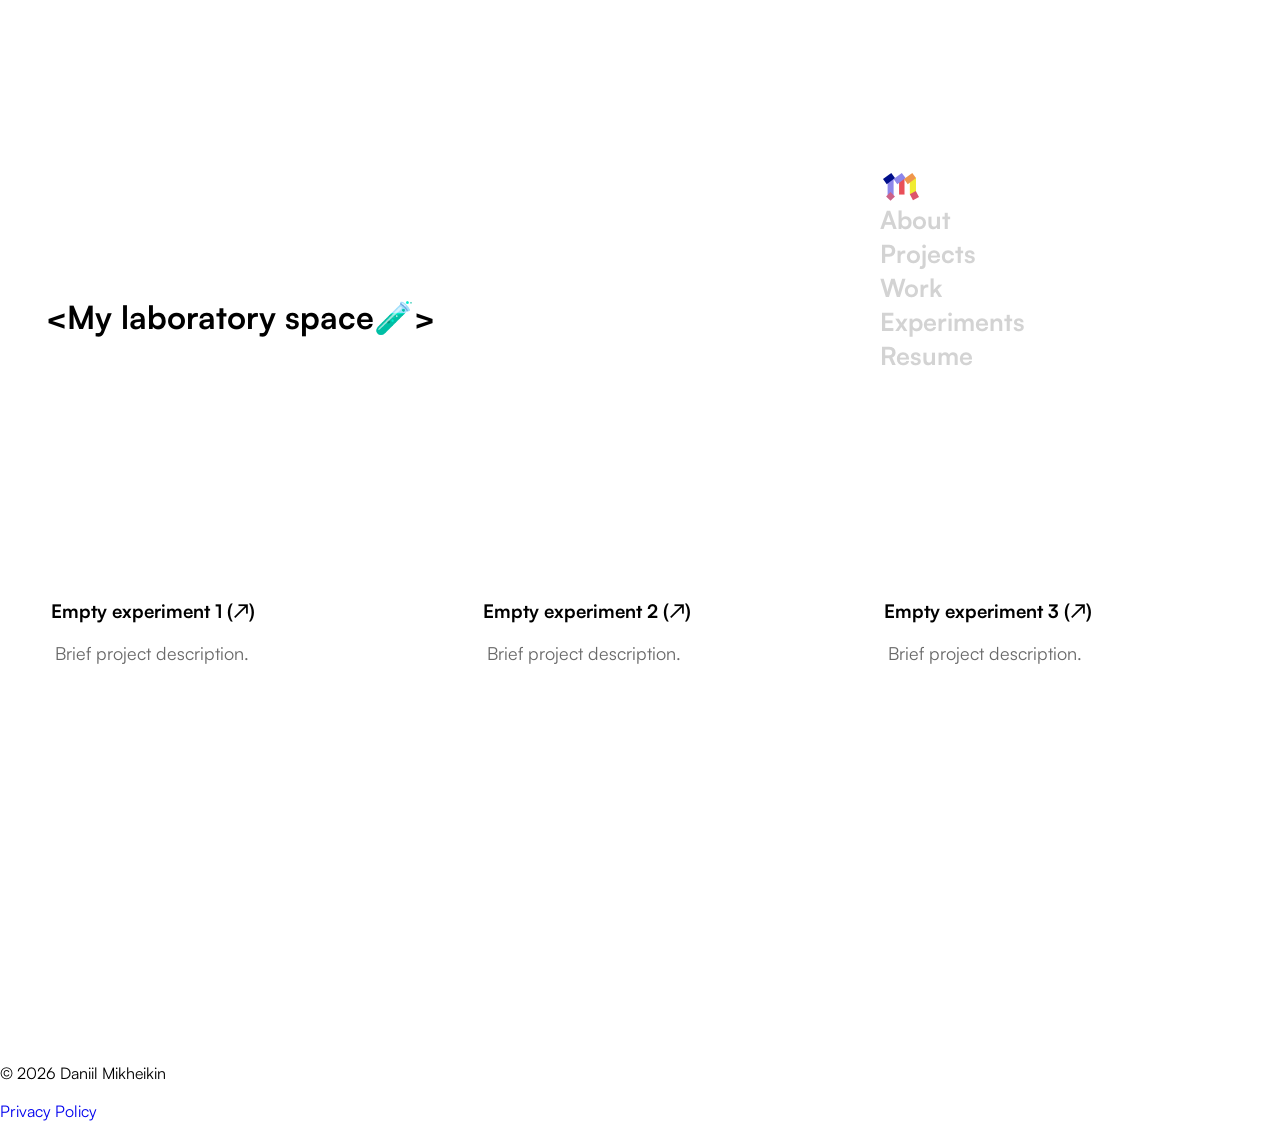
<file: experiments.html>
<!DOCTYPE html>
<html lang="en">

<head>
	<meta charset="UTF-8">
	<meta name="viewport" content="width=device-width, initial-scale=1.0, shrink-to-fit=no">
	<title>Experiments — Daniil Mikheikin</title>
	<meta name="description" content="My laboratory space: side projects and experiments in design and code, where new features get tested before they reach a real project.">
	<link rel="icon" href="favicon.svg" type="image/svg+xml">
	<link rel="icon" href="favicon-32.png" sizes="32x32" type="image/png">
	<link rel="apple-touch-icon" href="apple-touch-icon.png">

	<!-- Link preview cards (LinkedIn, Slack, WhatsApp, iMessage, X). -->
	<meta property="og:type" content="website">
	<meta property="og:site_name" content="Daniil Mikheikin">
	<meta property="og:locale" content="en_US">
	<meta property="og:title" content="Experiments — Daniil Mikheikin">
	<meta property="og:description" content="My laboratory space: side projects and experiments in design and code, where new features get tested before they reach a real project.">
	<meta property="og:url" content="https://daniil-mikheikin.github.io/daniil-mikheikin-portfolio/experiments.html">
	<meta property="og:image" content="https://daniil-mikheikin.github.io/daniil-mikheikin-portfolio/og-image.png">
	<meta property="og:image:type" content="image/png">
	<meta property="og:image:width" content="1200">
	<meta property="og:image:height" content="630">
	<meta property="og:image:alt" content="Mikheikin Daniil, Product Designer">
	<meta name="twitter:card" content="summary_large_image">
	<link rel="canonical" href="https://daniil-mikheikin.github.io/daniil-mikheikin-portfolio/experiments.html">
	<link rel="stylesheet" href="style.css" />
</head>

<body class="experiments-page">

<div class="page">

	<h1 id="my-laboratory-space">&lt;My laboratory space🧪&gt;</h1>
	<header class="header-experiments">
		<div class="logo">
			<a href="index.html" class="logo-experiments">
				<img src="./logo.svg" width="36" height="36" alt="Daniil Mikheikin Logo">
			</a> 
		</div>
		<nav class="navigation">
			<div><a href="about.html">About</a></div>
			<div><a href="projects.html">Projects</a></div>
			<div><a href="work.html">Work</a></div>
			<div><a href="experiments.html">Experiments</a></div>
			<div><a href="Daniil_Mikheikin_CV_Product_Designer.pdf" download>Resume</a></div>
		</nav>
	</header>

<main class="container">
<div class="three-columns">
	<section class="column">
		<h3 class="experiments-name-link"><a href="link to project case">Empty experiment 1 (↗)</a></h3>
	<div class="body-text-experiments">
		<p>
			Brief project description.
		</p>
	</div>
	</section>
	<section class="column">
		<h3 class="experiments-name-link"><a href="link to project case">Empty experiment 2 (↗)</a></h3>
	<div class="body-text-experiments">
		<p>
			Brief project description.
		</p>
	</div>
	</section>
	<section class="column-three-projects">
		<h3 class="experiments-name-link"><a href="link to project case">Empty experiment 3 (↗)</a></h3>
	<div class="body-text-experiments">
		<p>
			Brief project description.
		</p>
	</div>
	</section>
</main>
</div>

<footer class="site-footer">
    <p>© 2026 Daniil Mikheikin</p>
    <a href="privacy.html">Privacy Policy</a>
</footer>

</body>

</html>
</file>
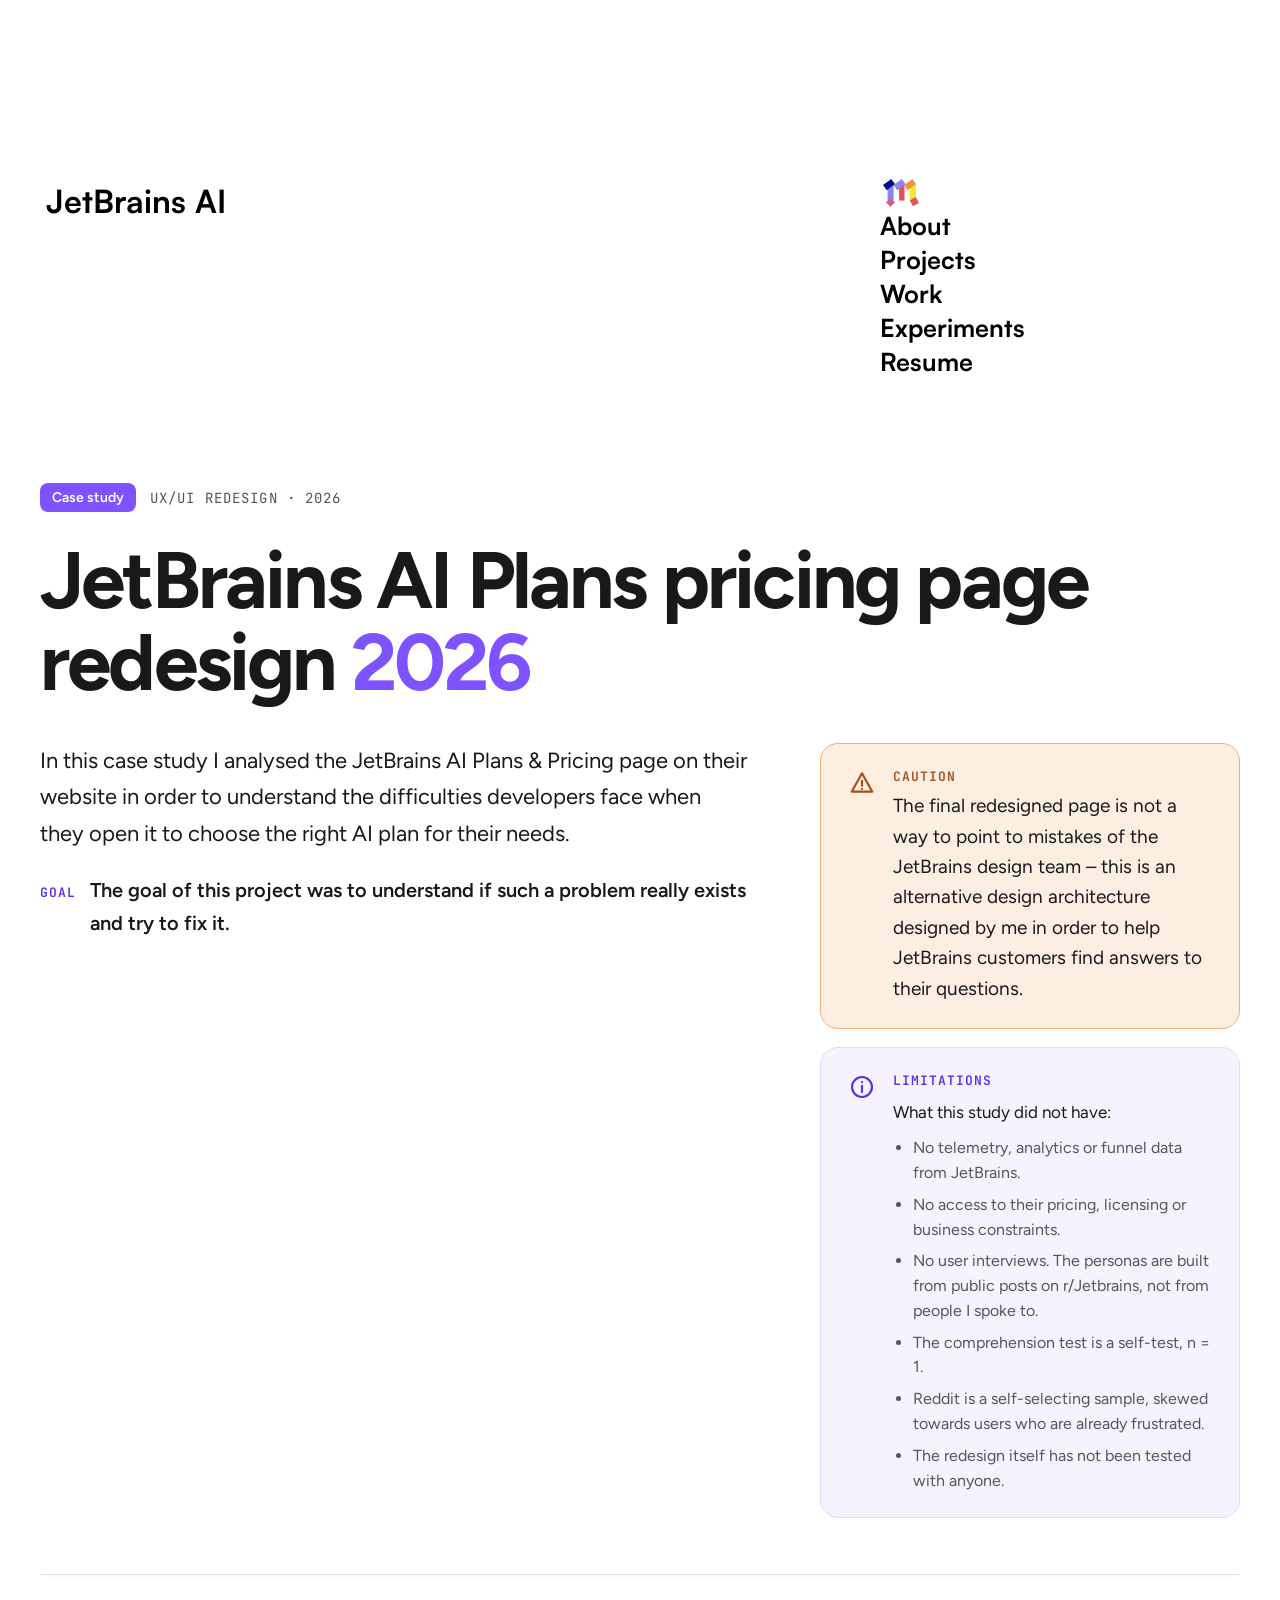
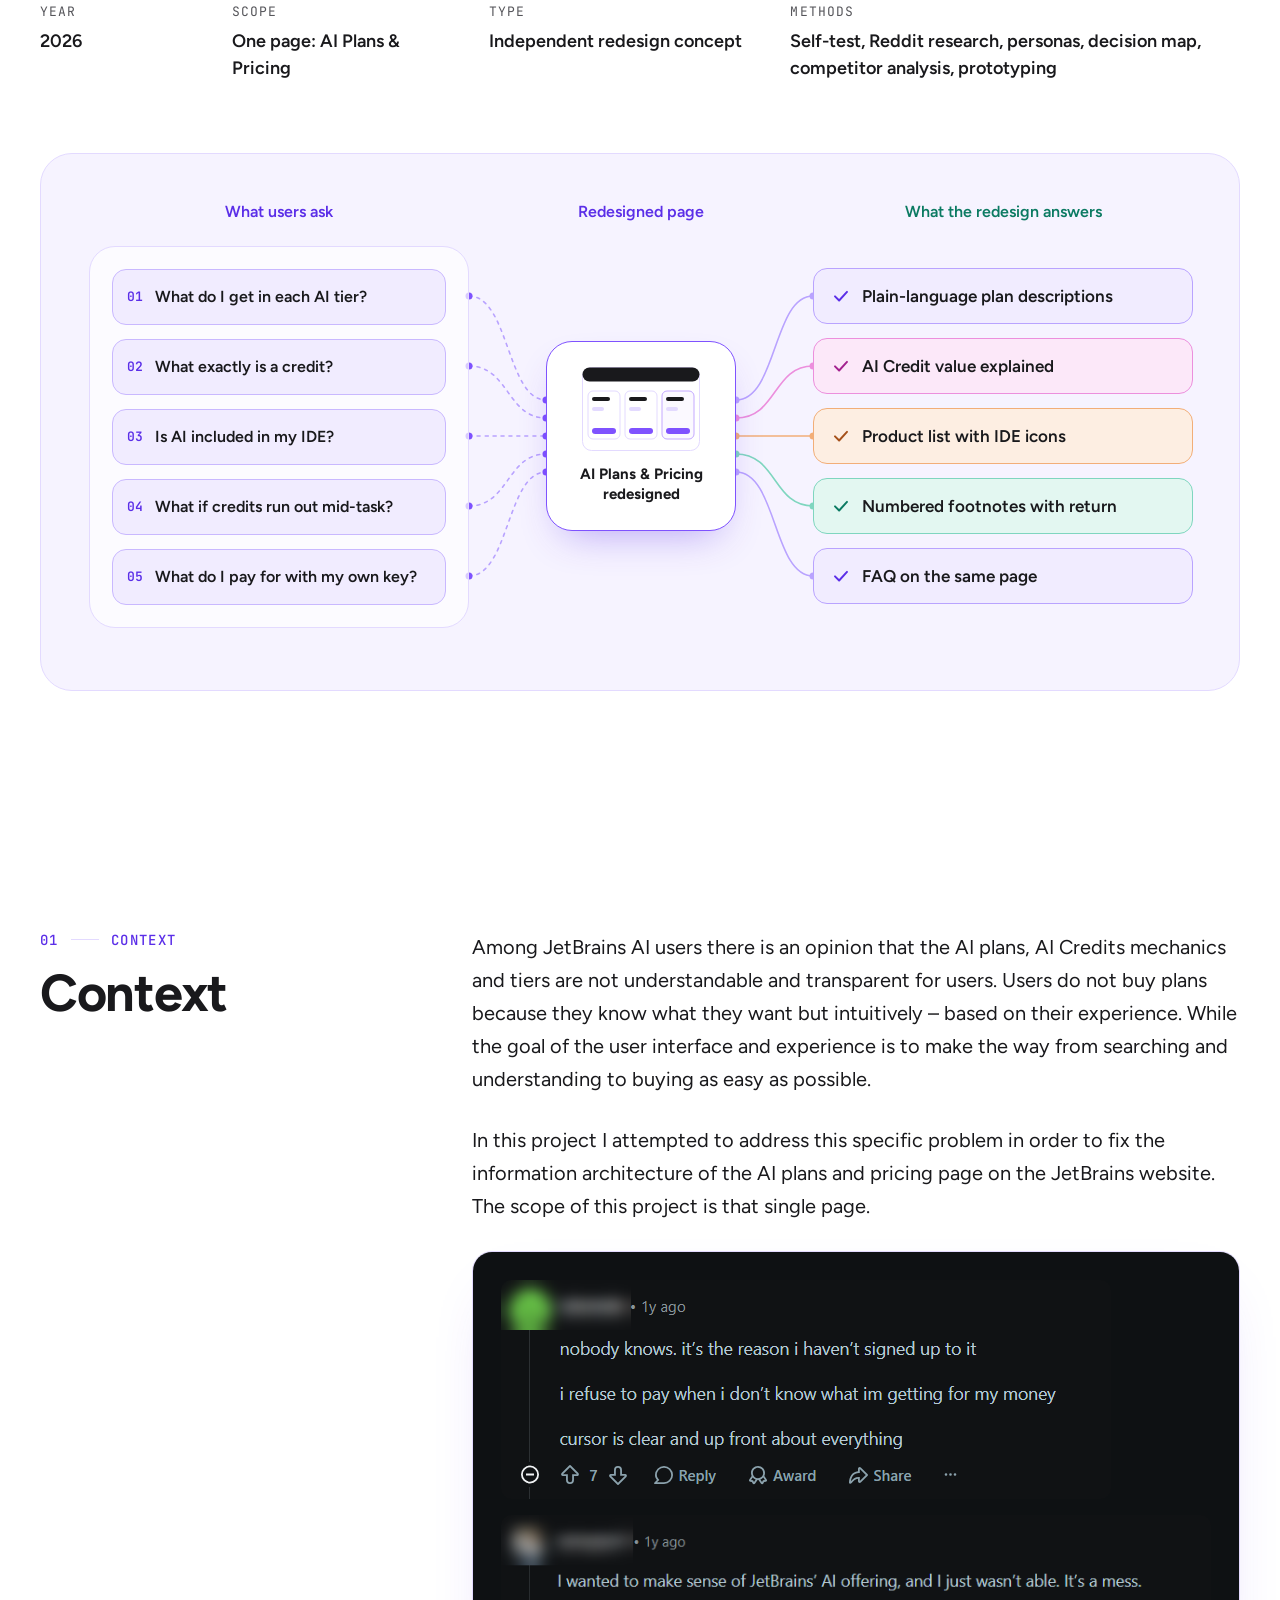
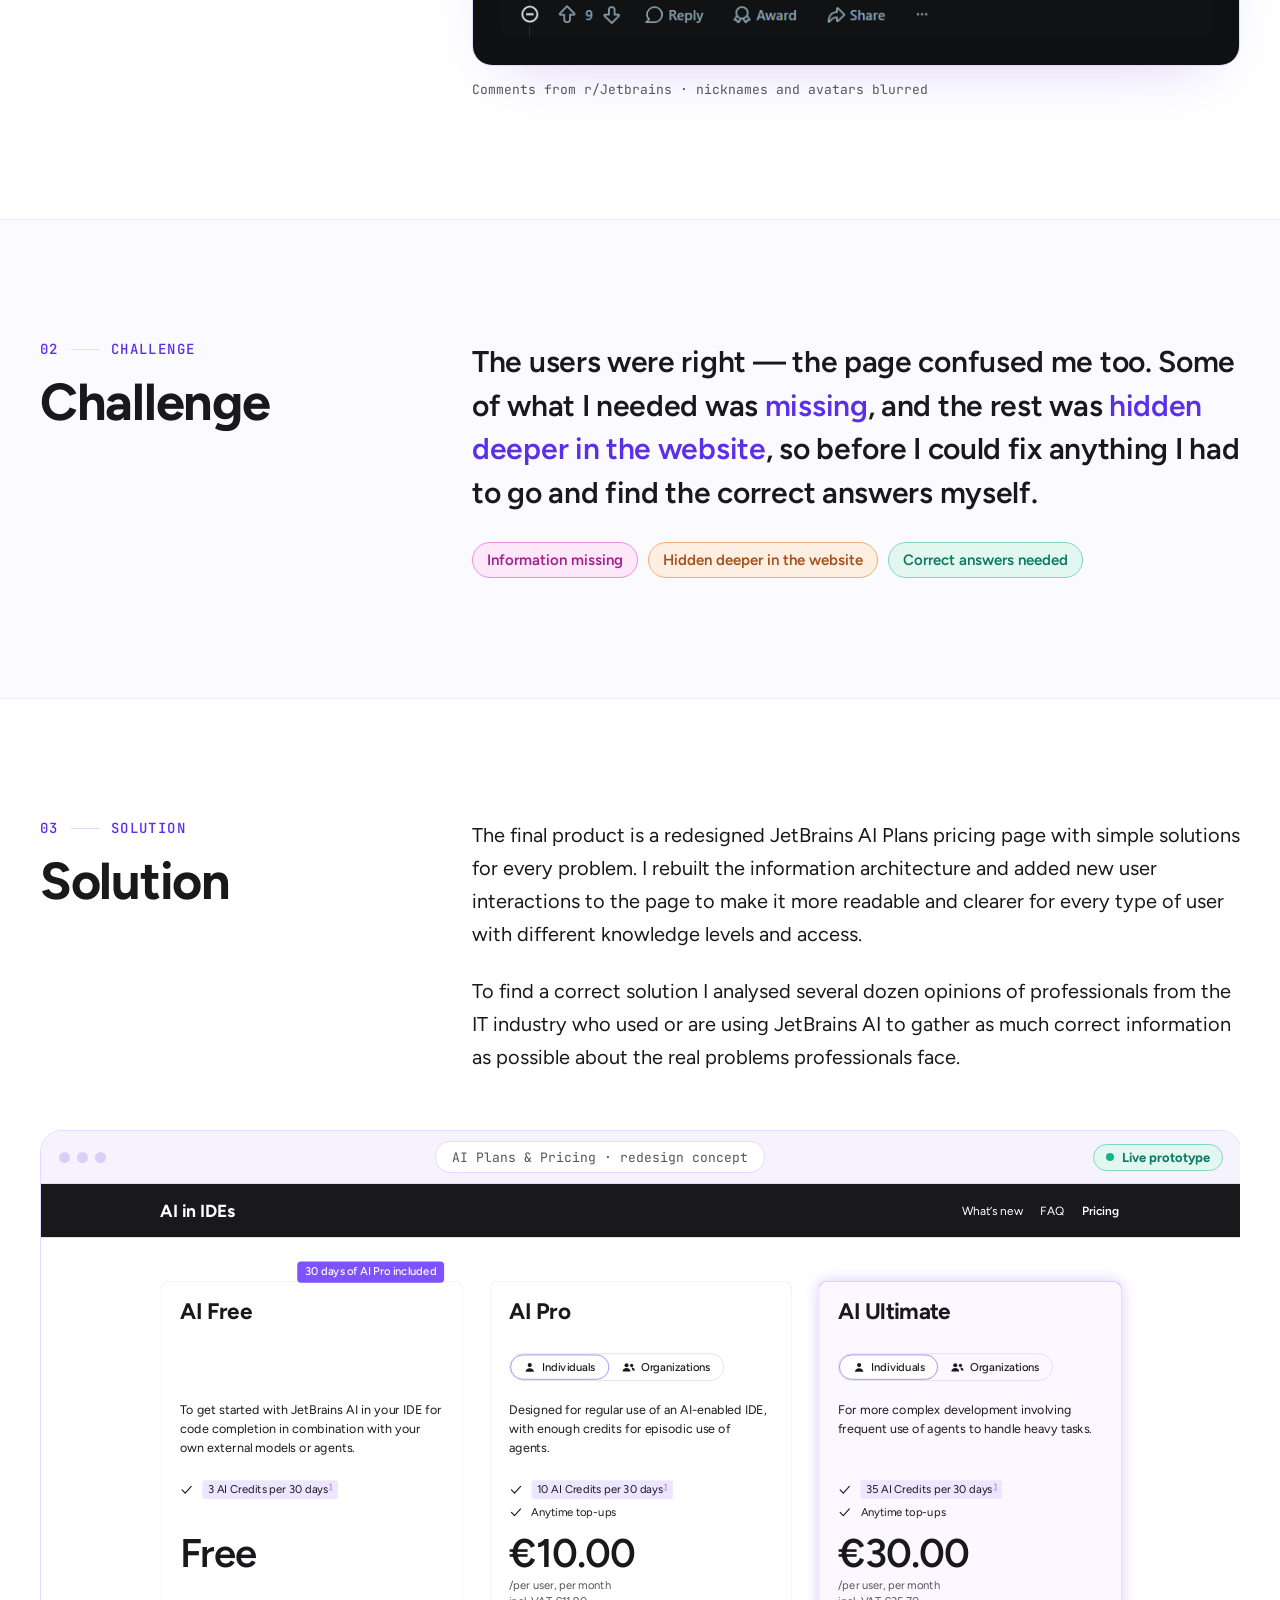
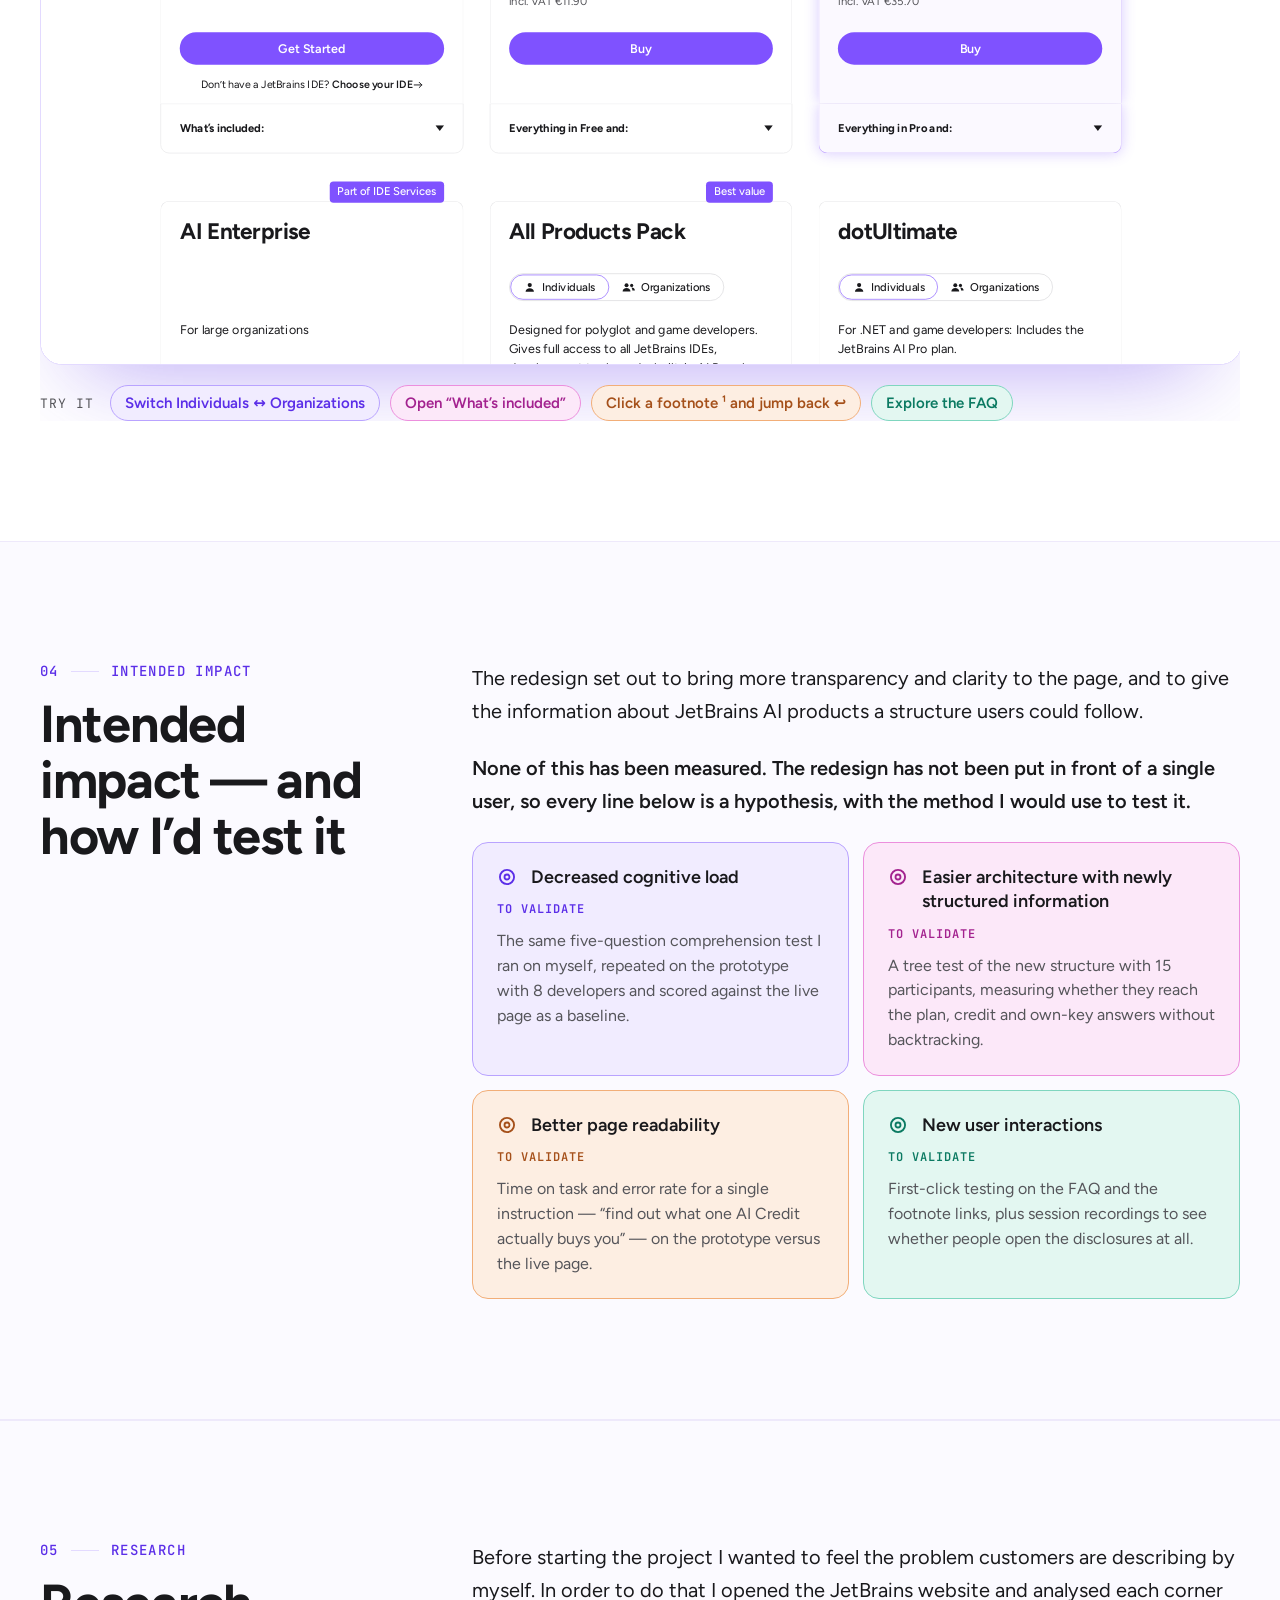
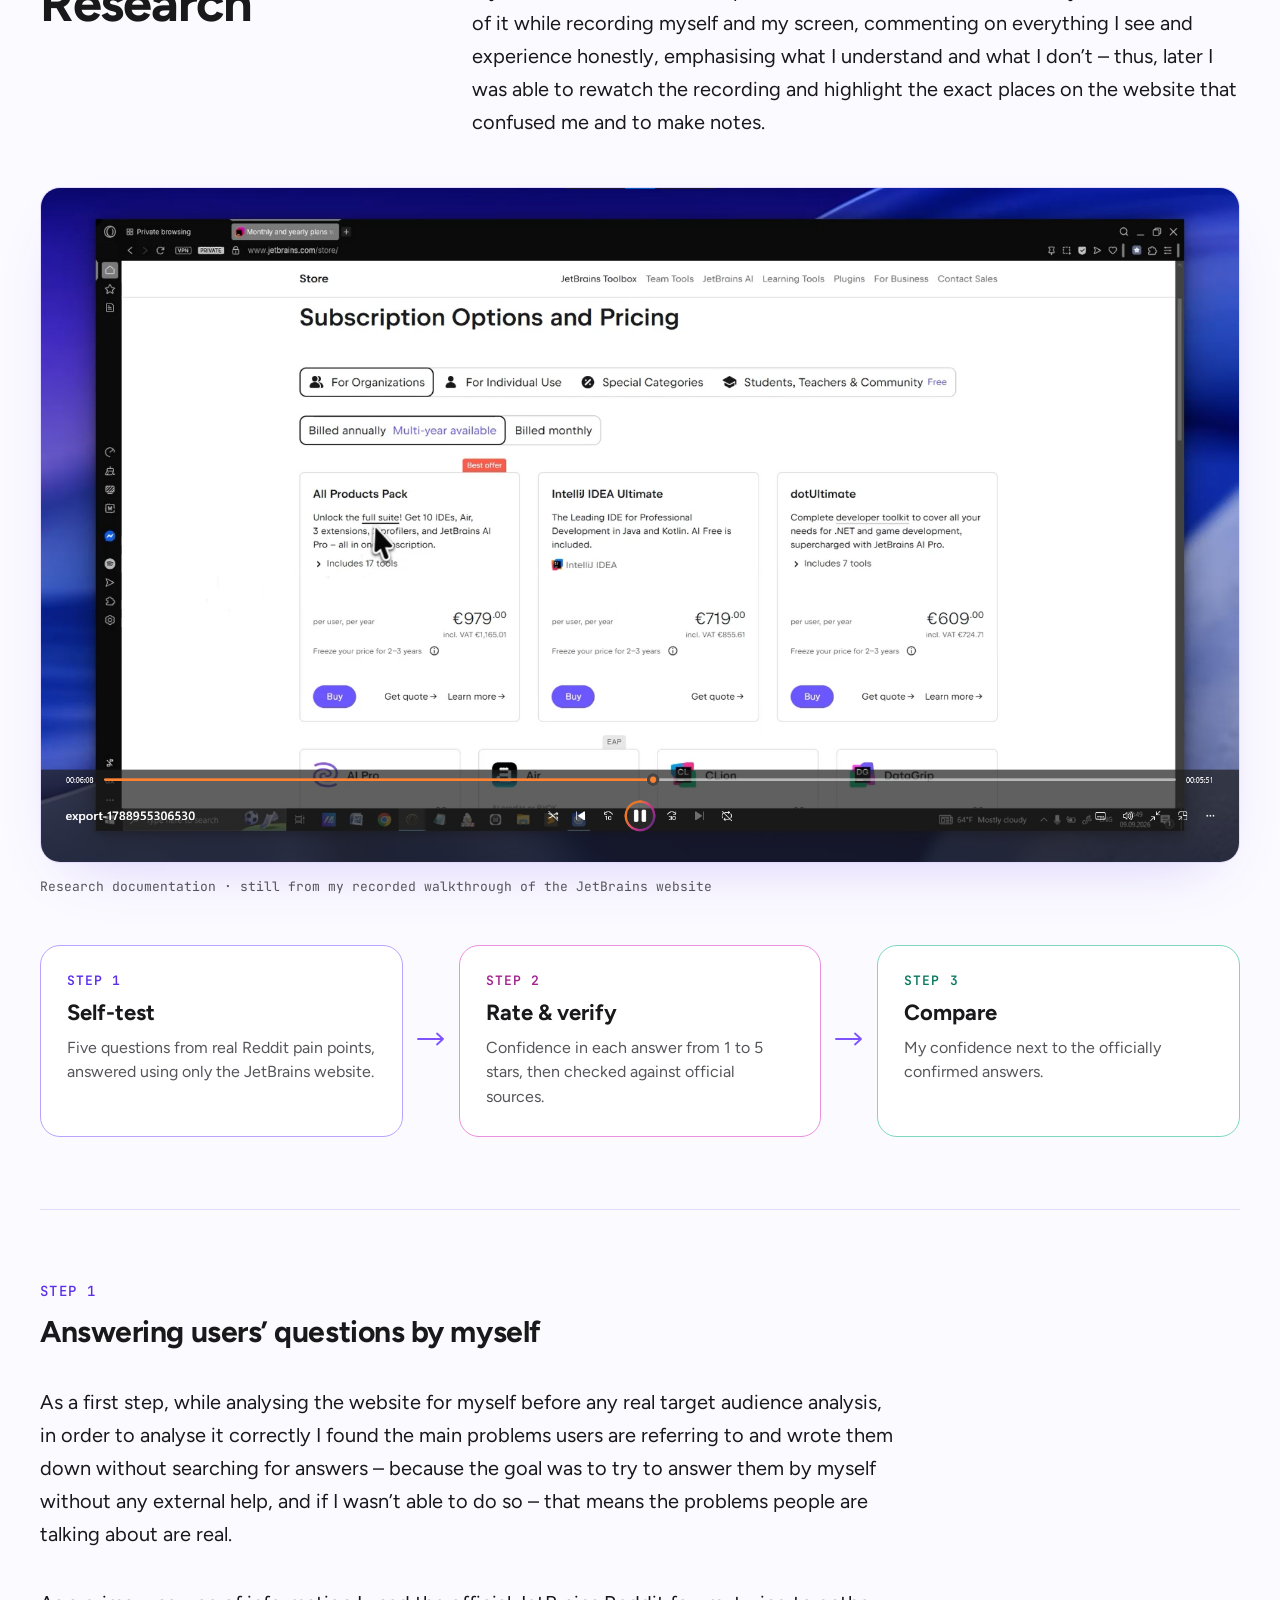
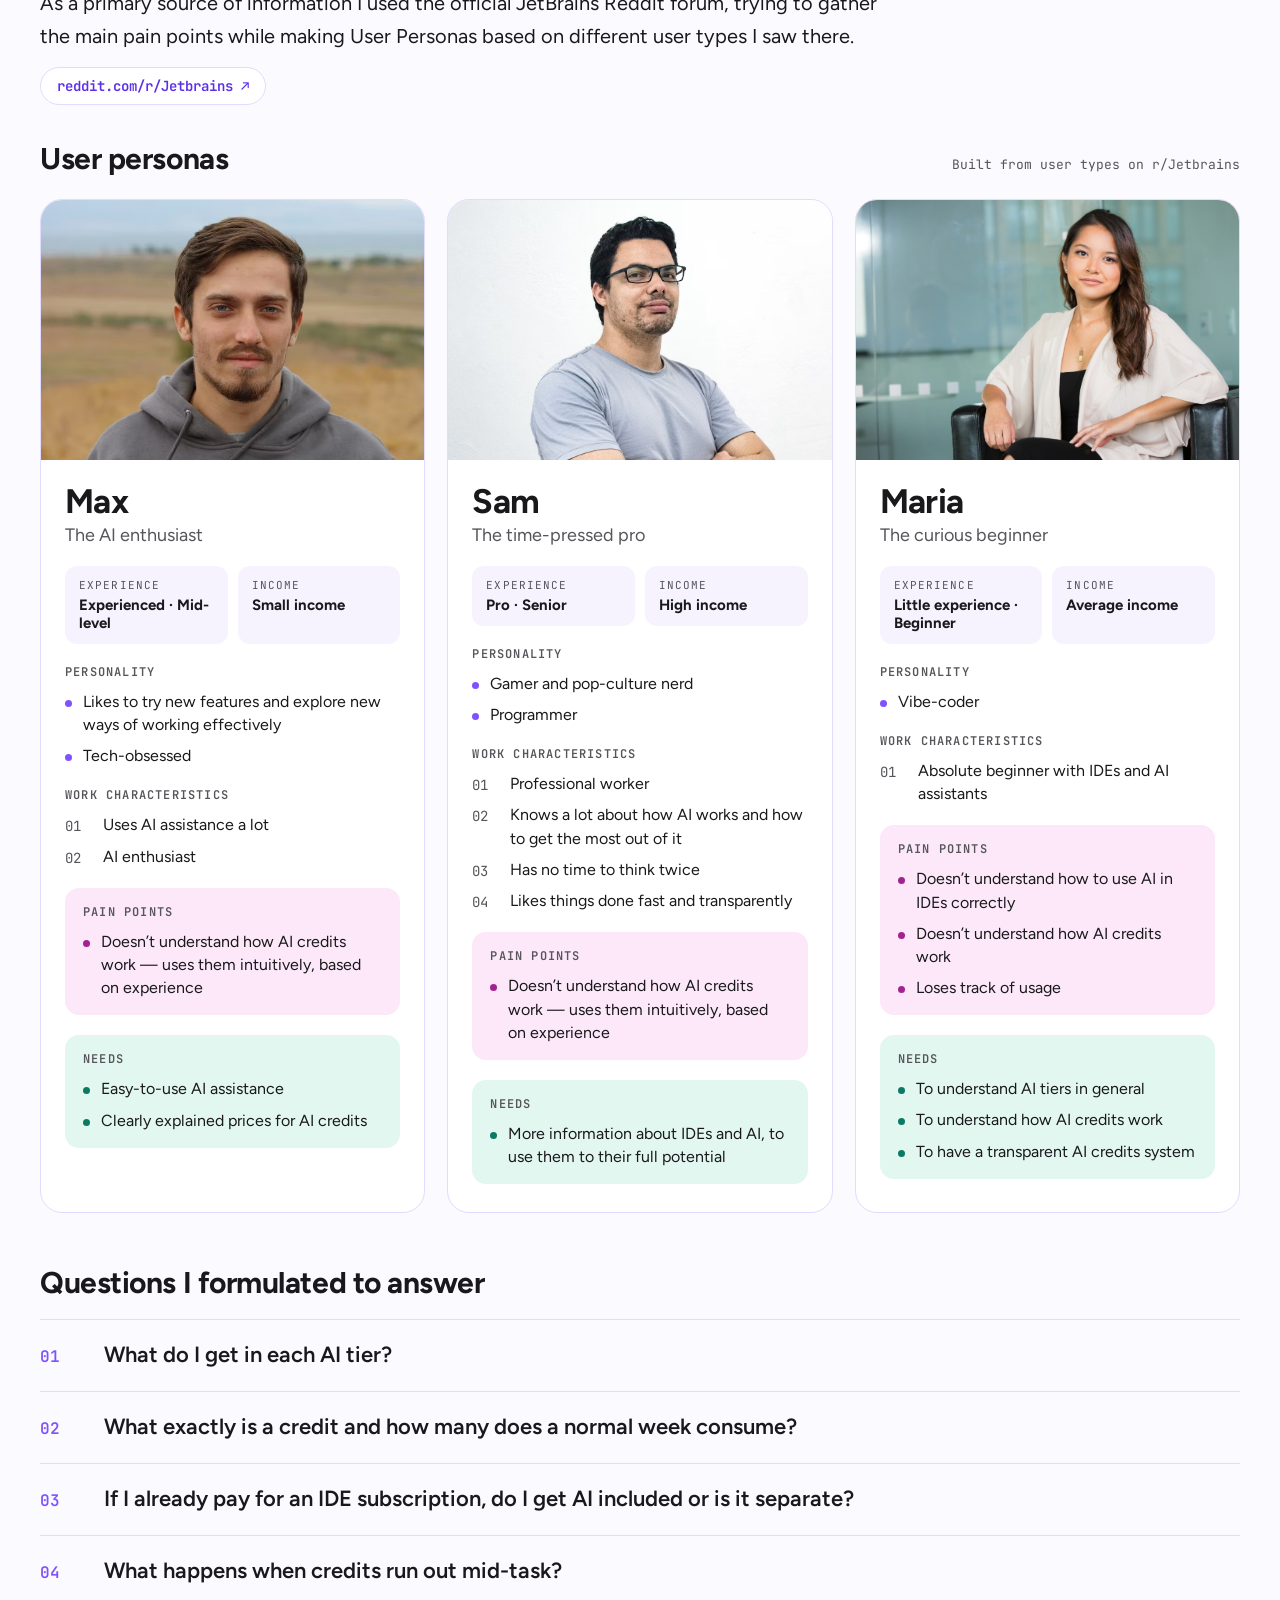
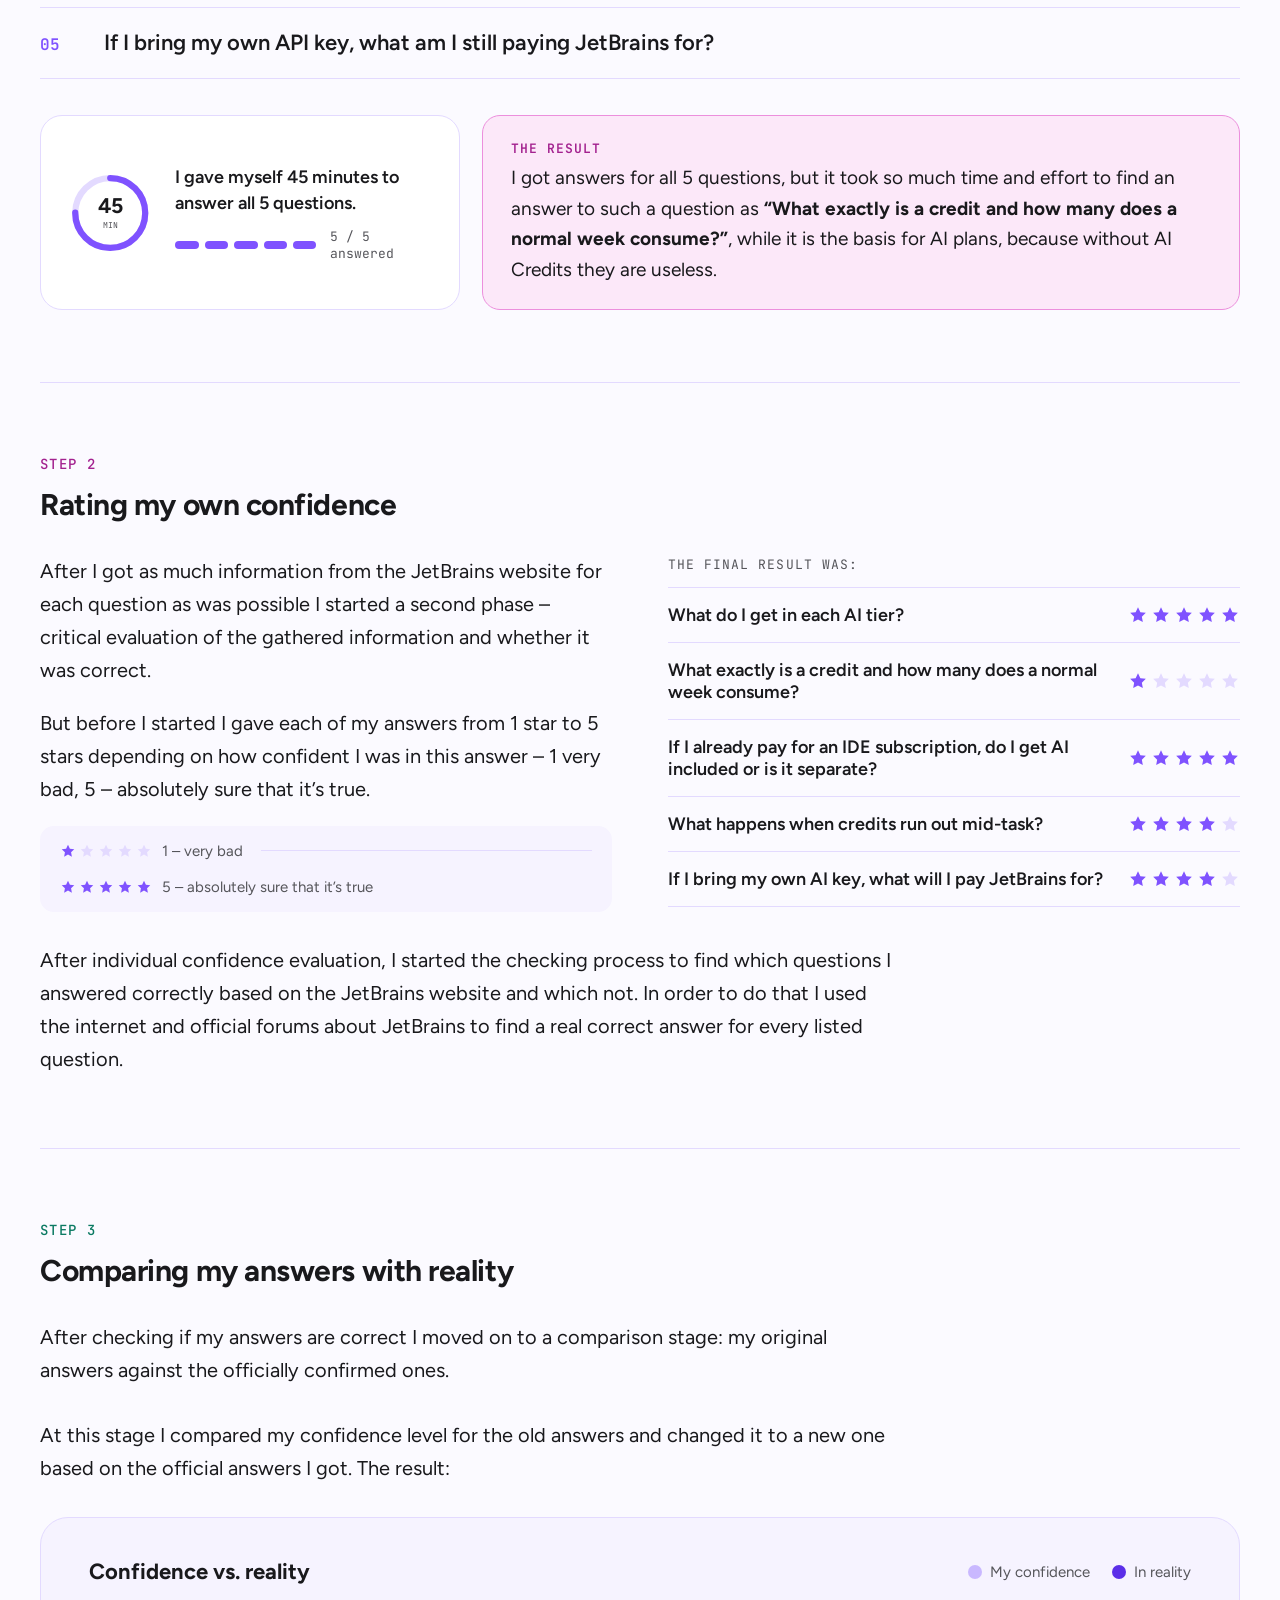
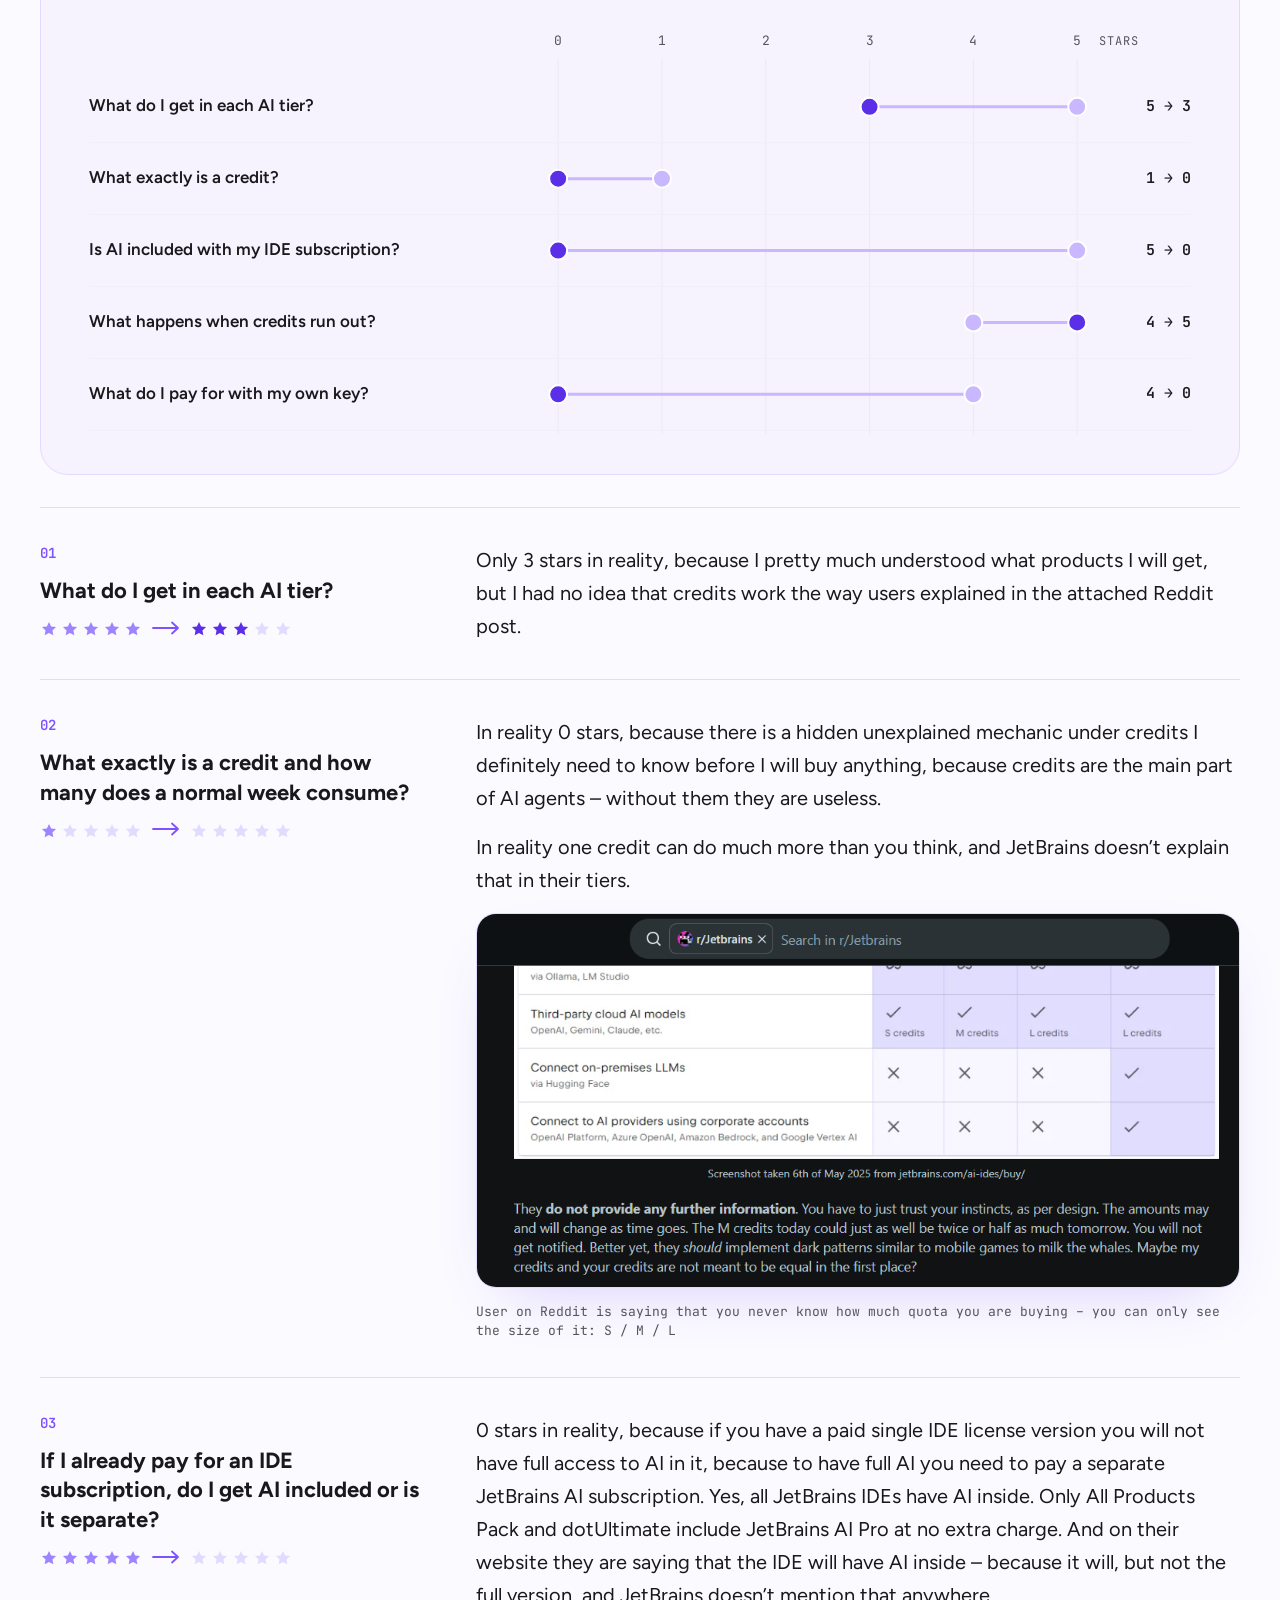
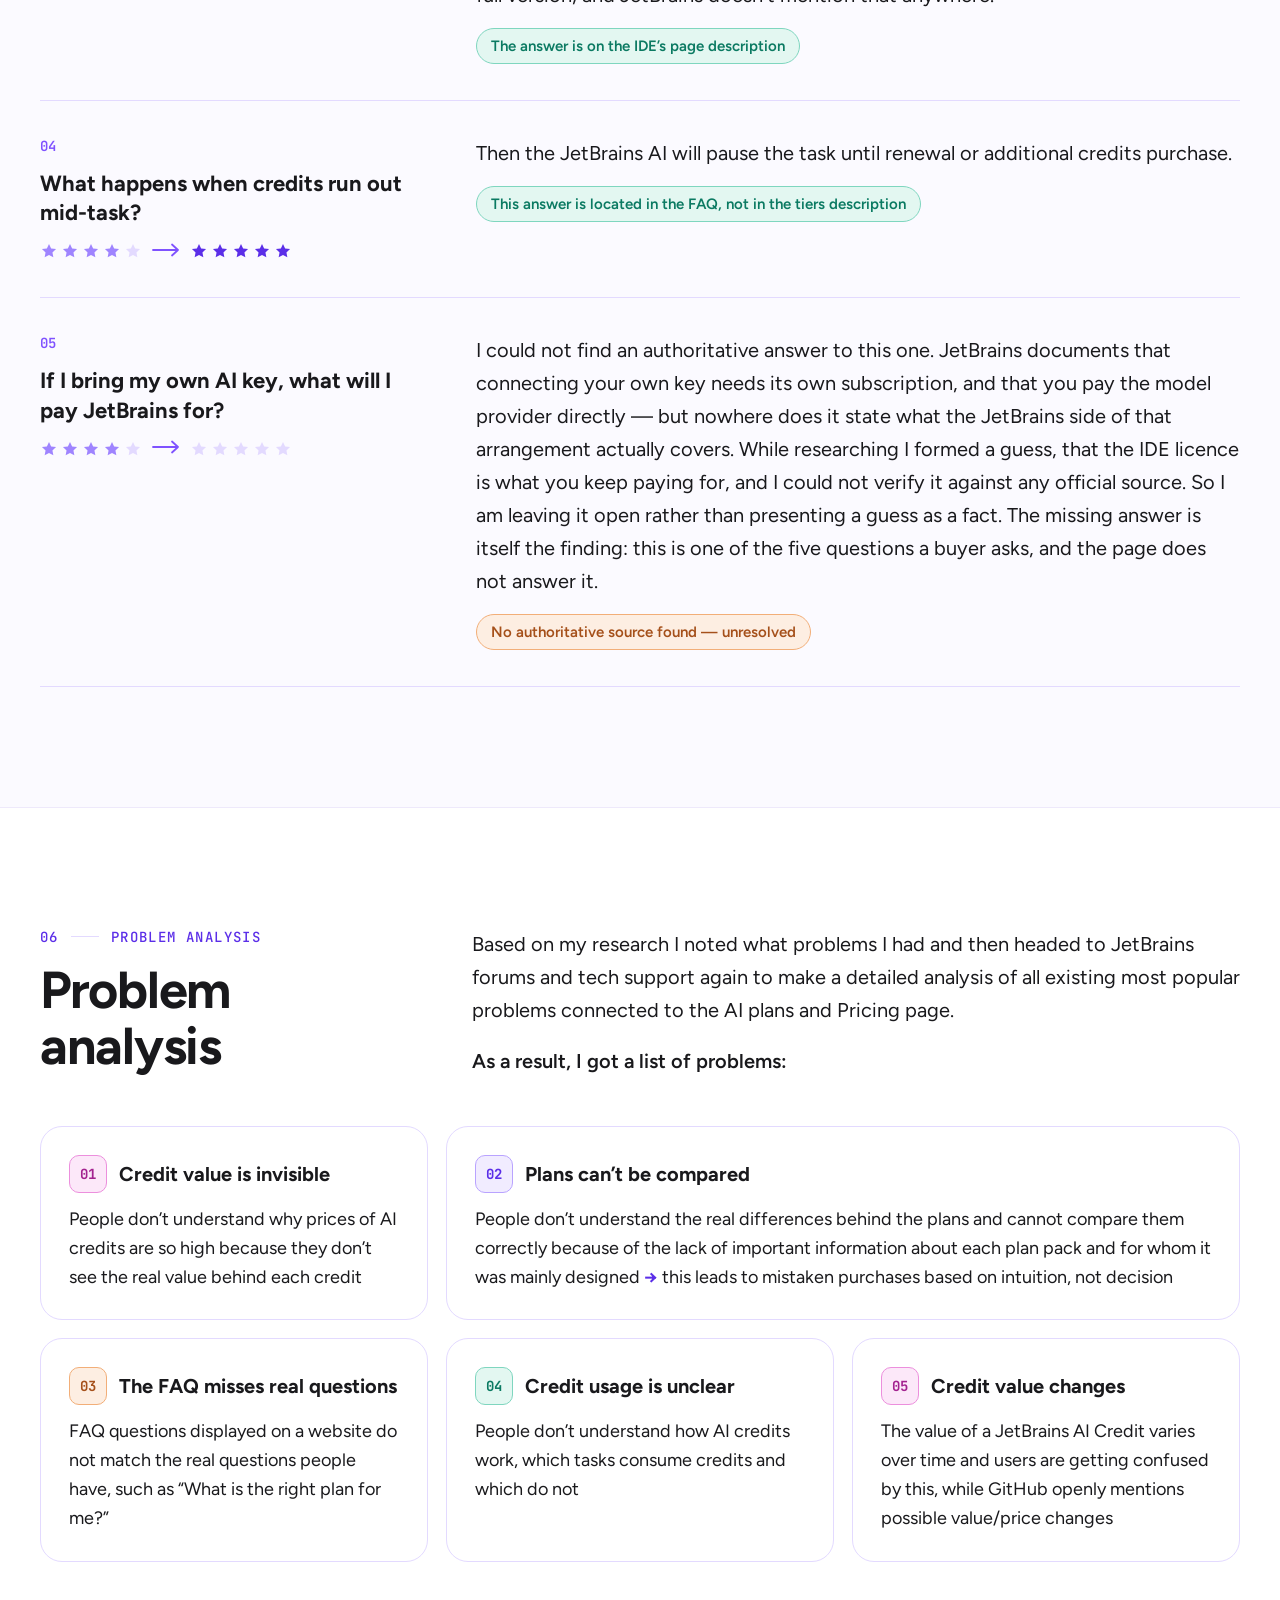
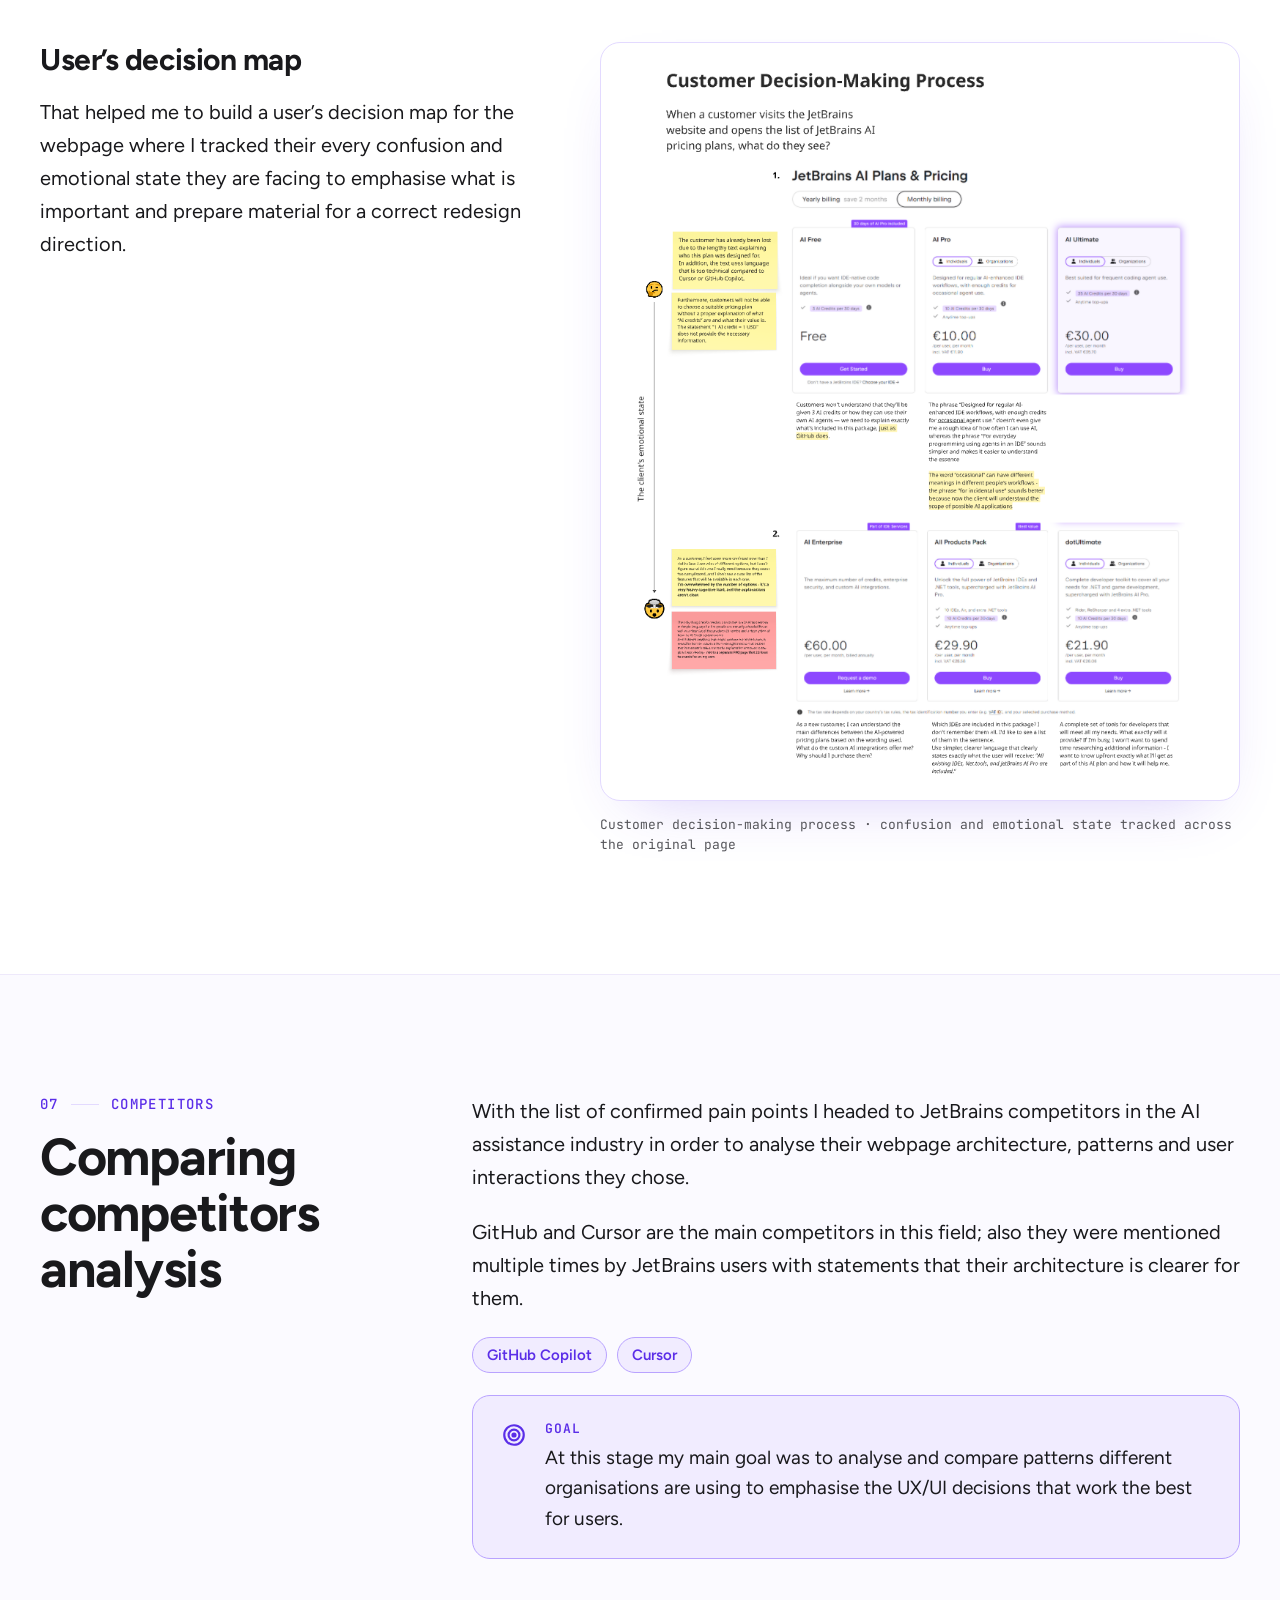
<file: jetbrains_ai_casestudy.html>
<!DOCTYPE html>
<html lang="en">

<head>
	<meta charset="UTF-8">
	<meta name="viewport" content="width=device-width, initial-scale=1.0, shrink-to-fit=no">
	<title>JetBrains AI pricing page redesign — Daniil Mikheikin</title>
	<link rel="icon" href="favicon.svg" type="image/svg+xml">
	<link rel="icon" href="favicon-32.png" sizes="32x32" type="image/png">
	<link rel="apple-touch-icon" href="apple-touch-icon.png">

	<!-- Link preview cards (LinkedIn, Slack, WhatsApp, iMessage, X). -->
	<meta property="og:type" content="article">
	<meta property="og:site_name" content="Daniil Mikheikin">
	<meta property="og:locale" content="en_US">
	<meta property="og:title" content="JetBrains AI pricing page redesign — Daniil Mikheikin">
	<meta property="og:description" content="UX/UI case study: redesigning the JetBrains AI Plans &amp; Pricing page so every type of user understands plans and AI Credits.">
	<meta property="og:url" content="https://daniil-mikheikin.github.io/daniil-mikheikin-portfolio/jetbrains_ai_casestudy.html">
	<meta property="og:image" content="https://daniil-mikheikin.github.io/daniil-mikheikin-portfolio/og-image.png">
	<meta property="og:image:type" content="image/png">
	<meta property="og:image:width" content="1200">
	<meta property="og:image:height" content="630">
	<meta property="og:image:alt" content="Mikheikin Daniil, Product Designer">
	<meta name="twitter:card" content="summary_large_image">
	<link rel="canonical" href="https://daniil-mikheikin.github.io/daniil-mikheikin-portfolio/jetbrains_ai_casestudy.html">
	<meta name="description" content="UX/UI case study: redesigning the JetBrains AI Plans &amp; Pricing page so every type of user understands plans and AI Credits.">
	<link rel="stylesheet" href="https://fonts.googleapis.com/css2?family=Figtree:wght@400;500;600;700&amp;family=JetBrains+Mono:wght@400;500;600;700&amp;display=swap">
	<link rel="stylesheet" href="style.css" />
<style>
body { margin: 0; }
html { scroll-behavior: smooth; }
#cs-top a:focus-visible, #cs-top [tabindex]:focus-visible { outline: 2px solid #7F52FF; outline-offset: 3px; border-radius: 8px; }
@media (prefers-reduced-motion: reduce) { html { scroll-behavior: auto; } }

/* =========================================================
   RESPONSIVE
   The case study is drawn desktop-first at 1440px: at 1280px
   and wider nothing below applies, so the reference layout is
   untouched. These are the rules the build brief suggests for
   narrower screens - the brief marks them as not yet designed,
   so they are worth a look before this goes live.
   Every declaration carries !important because the design keeps
   its values in inline style attributes, which otherwise win.
   ========================================================= */

/* The phone stand-in for the live prototype. Hidden everywhere else.
   Its still is a CSS background rather than an <img>, so the document
   keeps exactly the 17 images of the reference. */
#cs-top .cs-proto-fallback { display: none; }

#cs-top .cs-proto-shot {
    width: 100%;
    aspect-ratio: 3268 / 1654;
    background: #fff url("jetbrains_ai_casestudy/assets/img/feature-1-text.png") no-repeat center top / 100% auto;
    border: 1px solid #E3DAFF;
    border-radius: 20px;
}

/* ---- 1024-1279px: same layout, narrower sticky column ---- */
@media (max-width: 1279px) {

    #cs-top [style*="grid-template-columns: 360px"],
    #cs-top [style*="grid-template-columns: 380px"] {
        grid-template-columns: 300px minmax(0, 1fr) !important;
        column-gap: 48px !important;
    }
}

/* ---- 768-1023px: split headers stack, wide grids halve ---- */
@media (max-width: 1023px) {

    #cs-top [style*="grid-template-columns: 360px"],
    #cs-top [style*="grid-template-columns: 380px"],
    #cs-top [style*="grid-template-columns: 420px minmax"],
    #cs-top [style*="grid-template-columns: minmax(0, 1fr) 420px"],
    #cs-top [style*="grid-template-columns: minmax(0, 1fr) 640px"],
    #cs-top [style*="grid-template-columns: 300px 60px"] {
        grid-template-columns: minmax(0, 1fr) !important;
        row-gap: 28px !important;
    }

    #cs-top [style*="grid-template-columns: repeat(3,"],
    #cs-top [style*="grid-template-columns: repeat(4,"],
    #cs-top [style*="grid-template-columns: 160px 1fr 1.2fr 2fr"] {
        grid-template-columns: repeat(2, minmax(0, 1fr)) !important;
    }

    /* A stacked header has nothing left to stick to. */
    #cs-top [style*="position: sticky"] {
        position: static !important;
    }

    #cs-top [style*="padding: 120px 0"] {
        padding: 80px 0 !important;
    }

    /* Squeezing the dumbbell chart makes its labels unreadable, so it
       keeps its width and scrolls sideways, like the hero diagram. */
    #cs-top svg[aria-labelledby="cs-dumbbell-title"] {
        width: 1104px !important;
        max-width: none !important;
    }

    #cs-top div:has(> svg[aria-labelledby="cs-dumbbell-title"]) {
        overflow-x: auto !important;
    }
}

/* ---- below 768px: one column, smaller type, prototype opens in a tab ---- */
@media (max-width: 767px) {

    #cs-top [style*="grid-template-columns"] {
        grid-template-columns: minmax(0, 1fr) !important;
        row-gap: 24px !important;
    }

    /* The dark "Try the interactive prototype" bar. Its round arrow is a flex
       item with the default flex-shrink: 1, so when the row ran out of width
       the circle was compressed to 35px across while its height stayed 56px -
       an egg, not a circle. Pin it, and trade some of the 44px side padding
       back to the headline, which only had 196px to wrap into. */
    #cs-top a[href="#cs-prototype"] {
        padding: 28px 24px !important;
        gap: 18px !important;
    }

    #cs-top a[href="#cs-prototype"] > span:last-child {
        flex: 0 0 56px !important;
    }

    /* Problem card 02 carries "grid-column: span 2". Once the grid above is
       collapsed to a single column that span has nowhere to go, so the browser
       invents an implicit second column for it. The explicit 1fr track then
       collapses to 0px and every card WITHOUT the span - 01, 03 and 05 - is
       laid out 58px wide, one word per line, while 02 and 04 look fine.
       Dropping the span on narrow screens puts all five in one real column. */
    #cs-top [style*="grid-column: span 2"] {
        grid-column: auto !important;
    }

    /* The three-step research strip is a flex ROW, not a grid, so the rule
       above never reached it: three cards plus two arrows inside 343px left
       each card 77px wide, which broke the text to one word per line.
       Stack it, let each card take its own height, and turn the connecting
       arrows a quarter turn so they still point from one step to the next. */
    #cs-top [style*="display: flex; align-items: stretch; gap: 14px;"] {
        flex-direction: column !important;
    }

    #cs-top [style*="display: flex; align-items: stretch; gap: 14px;"] > div {
        flex: 0 0 auto !important;
    }

    #cs-top [style*="display: flex; align-items: stretch; gap: 14px;"] > span {
        transform: rotate(90deg);
    }

    /* Two stat tiles still sit side by side on a phone. */
    #cs-research [style*="grid-template-columns: repeat(2, minmax(0, 1fr))"] {
        grid-template-columns: repeat(2, minmax(0, 1fr)) !important;
    }

    #cs-top [style*="width: min(1200px, calc(100% - 64px))"] {
        width: calc(100% - 32px) !important;
    }

    #cs-top [style*="padding: 120px 0"] {
        padding: 64px 0 !important;
    }

    #cs-top [style*="padding: 104px 0 120px"] {
        padding: 24px 0 64px !important;
    }

    #cs-top [style*="font-size: 80px"] { font-size: 44px !important; letter-spacing: -0.02em !important; }
    #cs-top [style*="font-size: 52px"] { font-size: 34px !important; }
    #cs-top [style*="font-size: 34px"] { font-size: 28px !important; }
    #cs-top [style*="font-size: 30px"] { font-size: 24px !important; }
    #cs-top [style*="font-size: 28px"] { font-size: 23px !important; }
    #cs-top [style*="font-size: 26px"] { font-size: 22px !important; }
    #cs-top [style*="font-size: 20px"] { font-size: 18px !important; }
    #cs-top [style*="font-size: 22px"] { font-size: 19px !important; }

    /* The prototype is a 1920px design; on a phone it becomes a still
       plus a link that opens the real thing in its own tab. */
    #cs-prototype {
        overflow-x: visible !important;
    }

    #cs-top .cs-proto-frame {
        display: none !important;
    }

    #cs-top .cs-proto-fallback {
        display: block !important;
    }
}
</style>
</head>

<body id="jetbrains-casestudy-page">

<div class="page">

	<!-- Styled to match the other case-study page titles, but not an h1: the
	     case study hero below already carries the one h1 of this page. -->
	<div id="jetbrains-title">JetBrains AI</div>
	<header class="header-collablearn">
		<div class="logo">
			<a href="index.html" class="logo-experiments">
				<img src="./logo.svg" width="36" height="36" alt="Daniil Mikheikin Logo">
			</a>
		</div>
		<nav class="navigation">
			<div><a href="about.html">About</a></div>
			<div><a href="projects.html">Projects</a></div>
			<div><a href="work.html">Work</a></div>
			<div><a href="experiments.html">Experiments</a></div>
			<div><a href="Daniil_Mikheikin_CV_Product_Designer.pdf" download>Resume</a></div>
		</nav>
	</header>

	<main>
<div id="cs-top" style="width: 100%; box-sizing: border-box; background: #ffffff; color: #19191C; font-family: 'Figtree', system-ui, -apple-system, sans-serif; -webkit-font-smoothing: antialiased;"><header style="padding: 104px 0 120px;"><div style="width: min(1200px, calc(100% - 64px)); margin: 0 auto;"><div style="display: flex; align-items: center; gap: 14px;"><span style="padding: 6px 12px; border-radius: 8px; background: #7F52FF; color: #fff; font-size: 14px; font-weight: 600;">Case study</span><span style="font-family: 'JetBrains Mono', ui-monospace, monospace; font-size: 14px; letter-spacing: 0.08em; text-transform: uppercase; color: #55555A;">UX/UI redesign · 2026</span></div><h1 style="margin: 28px 0 0; max-width: 1060px; font-size: 80px; line-height: 1.02; font-weight: 700; letter-spacing: -0.035em;">JetBrains AI Plans pricing page redesign <span style="color: #7F52FF;">2026</span></h1><div style="display: grid; grid-template-columns: minmax(0, 1fr) 420px; column-gap: 72px; margin-top: 40px; align-items: start;"><div style="display: flex; flex-direction: column; gap: 22px;"><p style="margin: 0; font-size: 20px; line-height: 1.65; font-size: 22px; color: #19191C;">In this case study I analysed the JetBrains AI Plans &amp; Pricing page on their website in order to understand the difficulties developers face when they open it to choose the right AI plan for their needs.</p><div style="display: flex; gap: 14px; align-items: baseline;"><span style="flex: 0 0 auto; font-family: 'JetBrains Mono', ui-monospace, monospace; font-size: 13px; font-weight: 600; letter-spacing: 0.08em; text-transform: uppercase; color: #5B2EE8;">Goal</span><p style="margin: 0; font-size: 20px; line-height: 1.65; font-weight: 600;">The goal of this project was to understand if such a problem really exists and try to fix it.</p></div></div><div style="display: flex; flex-direction: column; gap: 18px;"><div style="display: flex; gap: 18px; align-items: flex-start; padding: 24px 28px; border-radius: 18px; background: #FDEEE2; border: 1px solid #F2AE78;"><svg width="26" height="26" viewBox="0 0 24 24" fill="none" stroke="#A5501A" stroke-width="2" stroke-linecap="round" stroke-linejoin="round" aria-hidden="true" style="flex: 0 0 26px; margin-top: 2px;"><path d="M12 3 2.5 20h19z"></path><path d="M12 10v4.5M12 17.4v.1"></path></svg><div style="display: flex; flex-direction: column; gap: 6px;"><span style="font-family: 'JetBrains Mono', ui-monospace, monospace; font-size: 13px; font-weight: 600; letter-spacing: 0.08em; text-transform: uppercase; color: #A5501A;">Caution</span><p style="margin: 0; font-size: 19px; line-height: 1.6;">The final redesigned page is not a way to point to mistakes of the JetBrains design team – this is an alternative design architecture designed by me in order to help JetBrains customers find answers to their questions.</p></div></div><div style="display: flex; gap: 18px; align-items: flex-start; padding: 24px 28px; border-radius: 18px; background: #F6F3FF; border: 1px solid #E3DAFF;"><svg width="26" height="26" viewBox="0 0 24 24" fill="none" stroke="#5B2EE8" stroke-width="2" stroke-linecap="round" stroke-linejoin="round" aria-hidden="true" style="flex: 0 0 26px; margin-top: 2px;"><circle cx="12" cy="12" r="9.2"></circle><path d="M12 11v5.6M12 7.5v.1"></path></svg><div style="display: flex; flex-direction: column; gap: 10px;"><span style="font-family: 'JetBrains Mono', ui-monospace, monospace; font-size: 13px; font-weight: 600; letter-spacing: 0.08em; text-transform: uppercase; color: #5B2EE8;">Limitations</span><p style="margin: 0; font-size: 17px; line-height: 1.6;">What this study did not have:</p><ul style="margin: 0; padding: 0 0 0 20px; display: flex; flex-direction: column; gap: 7px; font-size: 16px; line-height: 1.55; color: #55555A;"><li>No telemetry, analytics or funnel data from JetBrains.</li><li>No access to their pricing, licensing or business constraints.</li><li>No user interviews. The personas are built from public posts on r/Jetbrains, not from people I spoke to.</li><li>The comprehension test is a self-test, n = 1.</li><li>Reddit is a self-selecting sample, skewed towards users who are already frustrated.</li><li>The redesign itself has not been tested with anyone.</li></ul></div></div></div></div><dl style="display: grid; grid-template-columns: 160px 1fr 1.2fr 2fr; column-gap: 32px; margin: 56px 0 0; padding-top: 28px; border-top: 1px solid #E3DAFF;"><div style="display: flex; flex-direction: column; gap: 8px;"><dt style="font-family: 'JetBrains Mono', ui-monospace, monospace; font-size: 13px; letter-spacing: 0.08em; text-transform: uppercase; color: #55555A;">Year</dt><dd style="margin: 0; font-size: 18px; line-height: 1.45; font-weight: 600;">2026</dd></div><div style="display: flex; flex-direction: column; gap: 8px;"><dt style="font-family: 'JetBrains Mono', ui-monospace, monospace; font-size: 13px; letter-spacing: 0.08em; text-transform: uppercase; color: #55555A;">Scope</dt><dd style="margin: 0; font-size: 18px; line-height: 1.45; font-weight: 600;">One page: AI Plans &amp; Pricing</dd></div><div style="display: flex; flex-direction: column; gap: 8px;"><dt style="font-family: 'JetBrains Mono', ui-monospace, monospace; font-size: 13px; letter-spacing: 0.08em; text-transform: uppercase; color: #55555A;">Type</dt><dd style="margin: 0; font-size: 18px; line-height: 1.45; font-weight: 600;">Independent redesign concept</dd></div><div style="display: flex; flex-direction: column; gap: 8px;"><dt style="font-family: 'JetBrains Mono', ui-monospace, monospace; font-size: 13px; letter-spacing: 0.08em; text-transform: uppercase; color: #55555A;">Methods</dt><dd style="margin: 0; font-size: 18px; line-height: 1.45; font-weight: 600;">Self-test, Reddit research, personas, decision map, competitor analysis, prototyping</dd></div></dl><div style="overflow-x: auto; margin-top: 72px;"><div role="img" aria-label="Diagram: five questions users ask flow into the redesigned AI Plans and Pricing page, which answers them with plain-language descriptions, an explained AI Credit value, a product list with IDE icons, numbered footnotes with return links, and an FAQ on the same page." style="width: 1200px; box-sizing: border-box; padding: 48px; background: #F6F3FF; border: 1px solid #E3DAFF; border-radius: 32px;"><div style="position: relative; width: 1104px; height: 440px;"><svg width="1104" height="440" viewBox="0 0 1104 440" aria-hidden="true" style="position: absolute; left: 0; top: 0;"><path d="M380 94 C 420 94, 418 198, 457 198" fill="none" stroke="#B9A3FF" stroke-width="1.6" stroke-dasharray="3 5" stroke-linecap="round"></path><circle cx="380" cy="94" r="3.5" fill="#7F52FF"></circle><circle cx="457" cy="198" r="3.5" fill="#7F52FF"></circle><path d="M647 198 C 688 198, 684 94, 724 94" fill="none" stroke="#B9A3FF" stroke-width="1.6"></path><circle cx="647" cy="198" r="3.5" fill="#B9A3FF"></circle><circle cx="724" cy="94" r="3.5" fill="#B9A3FF"></circle><path d="M380 164 C 420 164, 418 216, 457 216" fill="none" stroke="#B9A3FF" stroke-width="1.6" stroke-dasharray="3 5" stroke-linecap="round"></path><circle cx="380" cy="164" r="3.5" fill="#7F52FF"></circle><circle cx="457" cy="216" r="3.5" fill="#7F52FF"></circle><path d="M647 216 C 688 216, 684 164, 724 164" fill="none" stroke="#EC8FDD" stroke-width="1.6"></path><circle cx="647" cy="216" r="3.5" fill="#EC8FDD"></circle><circle cx="724" cy="164" r="3.5" fill="#EC8FDD"></circle><path d="M380 234 C 420 234, 418 234, 457 234" fill="none" stroke="#B9A3FF" stroke-width="1.6" stroke-dasharray="3 5" stroke-linecap="round"></path><circle cx="380" cy="234" r="3.5" fill="#7F52FF"></circle><circle cx="457" cy="234" r="3.5" fill="#7F52FF"></circle><path d="M647 234 C 688 234, 684 234, 724 234" fill="none" stroke="#F2AE78" stroke-width="1.6"></path><circle cx="647" cy="234" r="3.5" fill="#F2AE78"></circle><circle cx="724" cy="234" r="3.5" fill="#F2AE78"></circle><path d="M380 304 C 420 304, 418 252, 457 252" fill="none" stroke="#B9A3FF" stroke-width="1.6" stroke-dasharray="3 5" stroke-linecap="round"></path><circle cx="380" cy="304" r="3.5" fill="#7F52FF"></circle><circle cx="457" cy="252" r="3.5" fill="#7F52FF"></circle><path d="M647 252 C 688 252, 684 304, 724 304" fill="none" stroke="#7FD6BF" stroke-width="1.6"></path><circle cx="647" cy="252" r="3.5" fill="#7FD6BF"></circle><circle cx="724" cy="304" r="3.5" fill="#7FD6BF"></circle><path d="M380 374 C 420 374, 418 270, 457 270" fill="none" stroke="#B9A3FF" stroke-width="1.6" stroke-dasharray="3 5" stroke-linecap="round"></path><circle cx="380" cy="374" r="3.5" fill="#7F52FF"></circle><circle cx="457" cy="270" r="3.5" fill="#7F52FF"></circle><path d="M647 270 C 688 270, 684 374, 724 374" fill="none" stroke="#B9A3FF" stroke-width="1.6"></path><circle cx="647" cy="270" r="3.5" fill="#B9A3FF"></circle><circle cx="724" cy="374" r="3.5" fill="#B9A3FF"></circle></svg><div style="position: absolute; left: 0px; top: 0; width: 380px; text-align: center; font-size: 16px; font-weight: 600; color: #5B2EE8;">What users ask</div><div style="position: absolute; left: 457px; top: 0; width: 190px; text-align: center; font-size: 16px; font-weight: 600; color: #5B2EE8;">Redesigned page</div><div style="position: absolute; left: 724px; top: 0; width: 380px; text-align: center; font-size: 16px; font-weight: 600; color: #0B7A62;">What the redesign answers</div><div style="position: absolute; left: 0; top: 44px; width: 380px; box-sizing: border-box; padding: 22px; display: flex; flex-direction: column; gap: 14px; background: rgba(255,255,255,0.7); border: 1px solid #E3DAFF; border-radius: 26px;"><div style="height: 56px; box-sizing: border-box; display: flex; align-items: center; gap: 12px; padding: 0 14px; border-radius: 14px; background: #F1ECFF; border: 1px solid #C9B8FF; font-size: 16px; white-space: nowrap; font-weight: 600;"><span style="font-family: 'JetBrains Mono', ui-monospace, monospace; font-size: 13px; color: #5B2EE8;">01</span>What do I get in each AI tier?</div><div style="height: 56px; box-sizing: border-box; display: flex; align-items: center; gap: 12px; padding: 0 14px; border-radius: 14px; background: #F1ECFF; border: 1px solid #C9B8FF; font-size: 16px; white-space: nowrap; font-weight: 600;"><span style="font-family: 'JetBrains Mono', ui-monospace, monospace; font-size: 13px; color: #5B2EE8;">02</span>What exactly is a credit?</div><div style="height: 56px; box-sizing: border-box; display: flex; align-items: center; gap: 12px; padding: 0 14px; border-radius: 14px; background: #F1ECFF; border: 1px solid #C9B8FF; font-size: 16px; white-space: nowrap; font-weight: 600;"><span style="font-family: 'JetBrains Mono', ui-monospace, monospace; font-size: 13px; color: #5B2EE8;">03</span>Is AI included in my IDE?</div><div style="height: 56px; box-sizing: border-box; display: flex; align-items: center; gap: 12px; padding: 0 14px; border-radius: 14px; background: #F1ECFF; border: 1px solid #C9B8FF; font-size: 16px; white-space: nowrap; font-weight: 600;"><span style="font-family: 'JetBrains Mono', ui-monospace, monospace; font-size: 13px; color: #5B2EE8;">04</span>What if credits run out mid-task?</div><div style="height: 56px; box-sizing: border-box; display: flex; align-items: center; gap: 12px; padding: 0 14px; border-radius: 14px; background: #F1ECFF; border: 1px solid #C9B8FF; font-size: 16px; white-space: nowrap; font-weight: 600;"><span style="font-family: 'JetBrains Mono', ui-monospace, monospace; font-size: 13px; color: #5B2EE8;">05</span>What do I pay for with my own key?</div></div><div style="position: absolute; left: 457px; top: 139px; width: 190px; height: 190px; box-sizing: border-box; display: flex; flex-direction: column; align-items: center; justify-content: center; gap: 14px; background: #fff; border: 1.5px solid #7F52FF; border-radius: 26px; box-shadow: 0 18px 40px -18px rgba(91,46,232,0.45);"><svg width="118" height="84" viewBox="0 0 118 84" aria-hidden="true"><rect x="0.5" y="0.5" width="117" height="83" rx="9" fill="#fff" stroke="#E3DAFF"></rect><rect x="0.5" y="0.5" width="117" height="14" rx="7" fill="#19191C"></rect><rect x="6" y="24" width="32" height="48" rx="5" fill="#fff" stroke="#E3DAFF"></rect><rect x="10" y="30" width="18" height="4" rx="2" fill="#19191C"></rect><rect x="10" y="40" width="12" height="4" rx="2" fill="#E3DAFF"></rect><rect x="10" y="61" width="24" height="6" rx="3" fill="#7F52FF"></rect><rect x="43" y="24" width="32" height="48" rx="5" fill="#fff" stroke="#E3DAFF"></rect><rect x="47" y="30" width="18" height="4" rx="2" fill="#19191C"></rect><rect x="47" y="40" width="12" height="4" rx="2" fill="#E3DAFF"></rect><rect x="47" y="61" width="24" height="6" rx="3" fill="#7F52FF"></rect><rect x="80" y="24" width="32" height="48" rx="5" fill="#FBF9FF" stroke="#C4A9FF"></rect><rect x="84" y="30" width="18" height="4" rx="2" fill="#19191C"></rect><rect x="84" y="40" width="12" height="4" rx="2" fill="#E3DAFF"></rect><rect x="84" y="61" width="24" height="6" rx="3" fill="#7F52FF"></rect></svg><span style="font-size: 15px; font-weight: 700; text-align: center; line-height: 1.3;">AI Plans &amp; Pricing<br>redesigned</span></div><div style="position: absolute; left: 724px; top: 66px; width: 380px; display: flex; flex-direction: column; gap: 14px;"><div style="height: 56px; box-sizing: border-box; display: flex; align-items: center; gap: 12px; padding: 0 18px; border-radius: 14px; background: #F1ECFF; border: 1.5px solid #B9A3FF; font-size: 17px; font-weight: 600;"><svg width="18" height="18" viewBox="0 0 24 24" fill="none" stroke="#5B2EE8" stroke-width="2.6" stroke-linecap="round" stroke-linejoin="round" aria-hidden="true" style="flex: 0 0 18px;"><path d="M4 12.5 L9.5 18 L20 6.5"></path></svg>Plain-language plan descriptions</div><div style="height: 56px; box-sizing: border-box; display: flex; align-items: center; gap: 12px; padding: 0 18px; border-radius: 14px; background: #FCE8F9; border: 1.5px solid #EC8FDD; font-size: 17px; font-weight: 600;"><svg width="18" height="18" viewBox="0 0 24 24" fill="none" stroke="#A3228F" stroke-width="2.6" stroke-linecap="round" stroke-linejoin="round" aria-hidden="true" style="flex: 0 0 18px;"><path d="M4 12.5 L9.5 18 L20 6.5"></path></svg>AI Credit value explained</div><div style="height: 56px; box-sizing: border-box; display: flex; align-items: center; gap: 12px; padding: 0 18px; border-radius: 14px; background: #FDEEE2; border: 1.5px solid #F2AE78; font-size: 17px; font-weight: 600;"><svg width="18" height="18" viewBox="0 0 24 24" fill="none" stroke="#A5501A" stroke-width="2.6" stroke-linecap="round" stroke-linejoin="round" aria-hidden="true" style="flex: 0 0 18px;"><path d="M4 12.5 L9.5 18 L20 6.5"></path></svg>Product list with IDE icons</div><div style="height: 56px; box-sizing: border-box; display: flex; align-items: center; gap: 12px; padding: 0 18px; border-radius: 14px; background: #E3F7F1; border: 1.5px solid #7FD6BF; font-size: 17px; font-weight: 600;"><svg width="18" height="18" viewBox="0 0 24 24" fill="none" stroke="#0B7A62" stroke-width="2.6" stroke-linecap="round" stroke-linejoin="round" aria-hidden="true" style="flex: 0 0 18px;"><path d="M4 12.5 L9.5 18 L20 6.5"></path></svg>Numbered footnotes with return</div><div style="height: 56px; box-sizing: border-box; display: flex; align-items: center; gap: 12px; padding: 0 18px; border-radius: 14px; background: #F1ECFF; border: 1.5px solid #B9A3FF; font-size: 17px; font-weight: 600;"><svg width="18" height="18" viewBox="0 0 24 24" fill="none" stroke="#5B2EE8" stroke-width="2.6" stroke-linecap="round" stroke-linejoin="round" aria-hidden="true" style="flex: 0 0 18px;"><path d="M4 12.5 L9.5 18 L20 6.5"></path></svg>FAQ on the same page</div></div></div></div></div></div></header><section id="cs-context" style="padding: 120px 0;"><div style="width: min(1200px, calc(100% - 64px)); margin: 0 auto;"><div style="display: grid; grid-template-columns: 360px minmax(0, 1fr); column-gap: 72px; align-items: start;"><div style="position: sticky; top: 40px;"><div style="display: flex; align-items: center; gap: 12px; font-family: 'JetBrains Mono', ui-monospace, monospace; font-size: 14px; font-weight: 500; letter-spacing: 0.1em; text-transform: uppercase; color: #5B2EE8;"><span>01</span><span aria-hidden="true" style="width: 28px; height: 1px; background: #E3DAFF;"></span><span>Context</span></div><h2 style="margin: 16px 0 0; font-size: 52px; line-height: 1.08; font-weight: 700; letter-spacing: -0.025em;">Context</h2></div><div><div style="display: flex; flex-direction: column; gap: 28px;"><p style="margin: 0; font-size: 20px; line-height: 1.65;">Among JetBrains AI users there is an opinion that the AI plans, AI Credits mechanics and tiers are not understandable and transparent for users. Users do not buy plans because they know what they want but intuitively – based on their experience. While the goal of the user interface and experience is to make the way from searching and understanding to buying as easy as possible.</p><p style="margin: 0; font-size: 20px; line-height: 1.65;">In this project I attempted to address this specific problem in order to fix the information architecture of the AI plans and pricing page on the JetBrains website. The scope of this project is that single page.</p><figure style="margin: 0; display: flex; flex-direction: column; gap: 14px;"><div style="border: 1px solid #E3DAFF; border-radius: 20px; overflow: hidden; background: #ffffff; padding: 0px; box-shadow: 0 24px 60px -32px rgba(91, 46, 232, 0.28);"><div style="display: flex; flex-direction: column; gap: 16px; padding: 28px; background: #0E1113;"><div style="max-width: 610px;"><img src="jetbrains_ai_casestudy/assets/img/context-reddit-comment-1.png" alt="Reddit comment: nobody knows, it’s the reason I haven’t signed up; I refuse to pay when I don’t know what I’m getting; Cursor is clear and up front about everything." width="610" height="219" loading="lazy" style="display: block; width: 100%; height: auto; border-radius: 10px;"></div><div style="max-width: 763px; align-self: flex-end;"><img src="jetbrains_ai_casestudy/assets/img/context-reddit-comment-2.png" alt="Reddit comment: I wanted to make sense of JetBrains’ AI offering, and I just wasn’t able. It’s a mess." width="763" height="131" loading="lazy" style="display: block; width: 100%; height: auto; border-radius: 10px;"></div></div></div><figcaption style="font-family: 'JetBrains Mono', ui-monospace, monospace; font-size: 13px; line-height: 1.5; color: #55555A;">Comments from r/Jetbrains · nicknames and avatars blurred</figcaption></figure></div></div></div></div></section><section id="cs-challenge" style="padding: 120px 0;background: #FBFAFF; border-top: 1px solid #EEE9FB; border-bottom: 1px solid #EEE9FB;"><div style="width: min(1200px, calc(100% - 64px)); margin: 0 auto;"><div style="display: grid; grid-template-columns: 360px minmax(0, 1fr); column-gap: 72px; align-items: start;"><div style="position: sticky; top: 40px;"><div style="display: flex; align-items: center; gap: 12px; font-family: 'JetBrains Mono', ui-monospace, monospace; font-size: 14px; font-weight: 500; letter-spacing: 0.1em; text-transform: uppercase; color: #5B2EE8;"><span>02</span><span aria-hidden="true" style="width: 28px; height: 1px; background: #E3DAFF;"></span><span>Challenge</span></div><h2 style="margin: 16px 0 0; font-size: 52px; line-height: 1.08; font-weight: 700; letter-spacing: -0.025em;">Challenge</h2></div><div><div style="display: flex; flex-direction: column; gap: 28px;"><p style="margin: 0; font-size: 30px; line-height: 1.45; font-weight: 600; letter-spacing: -0.01em;">The users were right — the page confused me too. Some of what I needed was <span style="color: #5B2EE8;">missing</span>, and the rest was <span style="color: #5B2EE8;">hidden deeper in the website</span>, so before I could fix anything I had to go and find the correct answers myself.</p><div style="display: flex; flex-wrap: wrap; gap: 10px;"><span style="display: inline-flex; align-items: center; gap: 8px; padding: 8px 14px; border-radius: 999px; background: #FCE8F9; border: 1px solid #EC8FDD; color: #A3228F; font-size: 15px; font-weight: 600; line-height: 1.2;">Information missing</span><span style="display: inline-flex; align-items: center; gap: 8px; padding: 8px 14px; border-radius: 999px; background: #FDEEE2; border: 1px solid #F2AE78; color: #A5501A; font-size: 15px; font-weight: 600; line-height: 1.2;">Hidden deeper in the website</span><span style="display: inline-flex; align-items: center; gap: 8px; padding: 8px 14px; border-radius: 999px; background: #E3F7F1; border: 1px solid #7FD6BF; color: #0B7A62; font-size: 15px; font-weight: 600; line-height: 1.2;">Correct answers needed</span></div></div></div></div></div></section><section id="cs-solution" style="padding: 120px 0;"><div style="width: min(1200px, calc(100% - 64px)); margin: 0 auto;"><div style="display: grid; grid-template-columns: 360px minmax(0, 1fr); column-gap: 72px; align-items: start;"><div style="position: sticky; top: 40px;"><div style="display: flex; align-items: center; gap: 12px; font-family: 'JetBrains Mono', ui-monospace, monospace; font-size: 14px; font-weight: 500; letter-spacing: 0.1em; text-transform: uppercase; color: #5B2EE8;"><span>03</span><span aria-hidden="true" style="width: 28px; height: 1px; background: #E3DAFF;"></span><span>Solution</span></div><h2 style="margin: 16px 0 0; font-size: 52px; line-height: 1.08; font-weight: 700; letter-spacing: -0.025em;">Solution</h2></div><div><div style="display: flex; flex-direction: column; gap: 24px;"><p style="margin: 0; font-size: 20px; line-height: 1.65;">The final product is a redesigned JetBrains AI Plans pricing page with simple solutions for every problem. I rebuilt the information architecture and added new user interactions to the page to make it more readable and clearer for every type of user with different knowledge levels and access.</p><p style="margin: 0; font-size: 20px; line-height: 1.65;">To find a correct solution I analysed several dozen opinions of professionals from the IT industry who used or are using JetBrains AI to gather as much correct information as possible about the real problems professionals face.</p></div></div></div><div id="cs-prototype" style="margin-top: 56px; overflow-x: auto;"><div class="cs-proto-fallback"><div class="cs-proto-shot" role="img" aria-label="Plain-language plan descriptions in the redesigned page"></div><a href="jetbrains_ai_casestudy/prototype/index.html" target="_blank" rel="noopener" style="display: inline-flex; align-items: center; gap: 10px; margin-top: 20px; padding: 16px 24px; border-radius: 999px; background: #19191C; color: #fff; font-size: 17px; font-weight: 600; text-decoration: none;">Open the interactive prototype<span aria-hidden="true">&#8599;</span></a><p style="margin: 14px 0 0; font-family: 'JetBrains Mono', ui-monospace, monospace; font-size: 13px; line-height: 1.5; color: #55555A;">The prototype is built for a desktop screen, so it opens in its own tab.</p></div><div class="cs-proto-frame" style="width: 1200px; border: 1px solid #E3DAFF; border-radius: 22px; overflow: hidden; background: #fff; box-shadow: 0 40px 90px -40px rgba(91, 46, 232, 0.45);"><div style="display: flex; align-items: center; gap: 16px; height: 52px; padding: 0 18px; background: #F6F3FF; border-bottom: 1px solid #E3DAFF;"><span aria-hidden="true" style="display: flex; gap: 7px;"><span style="width: 11px; height: 11px; border-radius: 50%; background: #D9D0F5;"></span><span style="width: 11px; height: 11px; border-radius: 50%; background: #D9D0F5;"></span><span style="width: 11px; height: 11px; border-radius: 50%; background: #D9D0F5;"></span></span><span style="flex: 1; display: flex; justify-content: center;"><span style="display: inline-flex; align-items: center; gap: 8px; height: 30px; padding: 0 16px; border-radius: 15px; background: #fff; border: 1px solid #E3DAFF; font-family: 'JetBrains Mono', ui-monospace, monospace; font-size: 13px; color: #55555A;">AI Plans &amp; Pricing · redesign concept</span></span><span style="display: inline-flex; align-items: center; gap: 8px; padding: 5px 12px; border-radius: 999px; background: #E3F7F1; border: 1px solid #7FD6BF; color: #0B7A62; font-size: 13px; font-weight: 700;"><span aria-hidden="true" style="width: 8px; height: 8px; border-radius: 50%; background: #13B38A;"></span>Live prototype</span></div><div style="position: relative; width: 1200px; height: 780px; overflow: hidden; background: #ffffff;"><iframe src="jetbrains_ai_casestudy/prototype/index.html" title="Interactive prototype of the redesigned JetBrains AI Plans &amp; Pricing page (scroll inside)" style="position: absolute; left: 0; top: 0; width: 1920px; height: 1248px; border: 0; transform: scale(0.625); transform-origin: 0 0;"></iframe></div></div><div style="display: flex; flex-wrap: wrap; align-items: center; gap: 10px; margin-top: 20px;"><span style="font-family: 'JetBrains Mono', ui-monospace, monospace; font-size: 13px; letter-spacing: 0.08em; text-transform: uppercase; color: #55555A; margin-right: 6px;">Try it</span><span style="display: inline-flex; align-items: center; gap: 8px; padding: 8px 14px; border-radius: 999px; background: #F1ECFF; border: 1px solid #B9A3FF; color: #5B2EE8; font-size: 15px; font-weight: 600; line-height: 1.2;">Switch Individuals ↔ Organizations</span><span style="display: inline-flex; align-items: center; gap: 8px; padding: 8px 14px; border-radius: 999px; background: #FCE8F9; border: 1px solid #EC8FDD; color: #A3228F; font-size: 15px; font-weight: 600; line-height: 1.2;">Open “What’s included”</span><span style="display: inline-flex; align-items: center; gap: 8px; padding: 8px 14px; border-radius: 999px; background: #FDEEE2; border: 1px solid #F2AE78; color: #A5501A; font-size: 15px; font-weight: 600; line-height: 1.2;">Click a footnote ¹ and jump back ↩</span><span style="display: inline-flex; align-items: center; gap: 8px; padding: 8px 14px; border-radius: 999px; background: #E3F7F1; border: 1px solid #7FD6BF; color: #0B7A62; font-size: 15px; font-weight: 600; line-height: 1.2;">Explore the FAQ</span></div></div></div></section><section id="cs-impact" style="padding: 120px 0;background: #FBFAFF; border-top: 1px solid #EEE9FB; border-bottom: 1px solid #EEE9FB;"><div style="width: min(1200px, calc(100% - 64px)); margin: 0 auto;"><div style="display: grid; grid-template-columns: 360px minmax(0, 1fr); column-gap: 72px; align-items: start;"><div style="position: sticky; top: 40px;"><div style="display: flex; align-items: center; gap: 12px; font-family: 'JetBrains Mono', ui-monospace, monospace; font-size: 14px; font-weight: 500; letter-spacing: 0.1em; text-transform: uppercase; color: #5B2EE8;"><span>04</span><span aria-hidden="true" style="width: 28px; height: 1px; background: #E3DAFF;"></span><span>Intended impact</span></div><h2 style="margin: 16px 0 0; font-size: 52px; line-height: 1.08; font-weight: 700; letter-spacing: -0.025em;">Intended impact — and how I’d test it</h2></div><div><div style="display: flex; flex-direction: column; gap: 24px;"><p style="margin: 0; font-size: 20px; line-height: 1.65;">The redesign set out to bring more transparency and clarity to the page, and to give the information about JetBrains AI products a structure users could follow.</p><p style="margin: 0; font-size: 20px; line-height: 1.65; font-weight: 600;">None of this has been measured. The redesign has not been put in front of a single user, so every line below is a hypothesis, with the method I would use to test it.</p><ul style="list-style: none; margin: 0; padding: 0; display: grid; grid-template-columns: repeat(2, minmax(0, 1fr)); gap: 14px;"><li style="display: flex; flex-direction: column; gap: 12px; box-sizing: border-box; padding: 22px 24px; border-radius: 16px; background: #F1ECFF; border: 1.5px solid #B9A3FF;"><span style="display: flex; align-items: flex-start; gap: 14px; font-size: 18px; font-weight: 600; line-height: 1.35;"><svg width="20" height="20" viewBox="0 0 24 24" fill="none" stroke="#5B2EE8" stroke-width="2.2" aria-hidden="true" style="flex: 0 0 20px; margin-top: 2px;"><circle cx="12" cy="12" r="8.5"></circle><circle cx="12" cy="12" r="3"></circle></svg>Decreased cognitive load</span><span style="font-family: 'JetBrains Mono', ui-monospace, monospace; font-size: 12px; font-weight: 600; letter-spacing: 0.08em; text-transform: uppercase; color: #5B2EE8;">To validate</span><p style="margin: 0; font-size: 16px; line-height: 1.55; color: #55555A;">The same five-question comprehension test I ran on myself, repeated on the prototype with 8 developers and scored against the live page as a baseline.</p></li><li style="display: flex; flex-direction: column; gap: 12px; box-sizing: border-box; padding: 22px 24px; border-radius: 16px; background: #FCE8F9; border: 1.5px solid #EC8FDD;"><span style="display: flex; align-items: flex-start; gap: 14px; font-size: 18px; font-weight: 600; line-height: 1.35;"><svg width="20" height="20" viewBox="0 0 24 24" fill="none" stroke="#A3228F" stroke-width="2.2" aria-hidden="true" style="flex: 0 0 20px; margin-top: 2px;"><circle cx="12" cy="12" r="8.5"></circle><circle cx="12" cy="12" r="3"></circle></svg>Easier architecture with newly structured information</span><span style="font-family: 'JetBrains Mono', ui-monospace, monospace; font-size: 12px; font-weight: 600; letter-spacing: 0.08em; text-transform: uppercase; color: #A3228F;">To validate</span><p style="margin: 0; font-size: 16px; line-height: 1.55; color: #55555A;">A tree test of the new structure with 15 participants, measuring whether they reach the plan, credit and own-key answers without backtracking.</p></li><li style="display: flex; flex-direction: column; gap: 12px; box-sizing: border-box; padding: 22px 24px; border-radius: 16px; background: #FDEEE2; border: 1.5px solid #F2AE78;"><span style="display: flex; align-items: flex-start; gap: 14px; font-size: 18px; font-weight: 600; line-height: 1.35;"><svg width="20" height="20" viewBox="0 0 24 24" fill="none" stroke="#A5501A" stroke-width="2.2" aria-hidden="true" style="flex: 0 0 20px; margin-top: 2px;"><circle cx="12" cy="12" r="8.5"></circle><circle cx="12" cy="12" r="3"></circle></svg>Better page readability</span><span style="font-family: 'JetBrains Mono', ui-monospace, monospace; font-size: 12px; font-weight: 600; letter-spacing: 0.08em; text-transform: uppercase; color: #A5501A;">To validate</span><p style="margin: 0; font-size: 16px; line-height: 1.55; color: #55555A;">Time on task and error rate for a single instruction — “find out what one AI Credit actually buys you” — on the prototype versus the live page.</p></li><li style="display: flex; flex-direction: column; gap: 12px; box-sizing: border-box; padding: 22px 24px; border-radius: 16px; background: #E3F7F1; border: 1.5px solid #7FD6BF;"><span style="display: flex; align-items: flex-start; gap: 14px; font-size: 18px; font-weight: 600; line-height: 1.35;"><svg width="20" height="20" viewBox="0 0 24 24" fill="none" stroke="#0B7A62" stroke-width="2.2" aria-hidden="true" style="flex: 0 0 20px; margin-top: 2px;"><circle cx="12" cy="12" r="8.5"></circle><circle cx="12" cy="12" r="3"></circle></svg>New user interactions</span><span style="font-family: 'JetBrains Mono', ui-monospace, monospace; font-size: 12px; font-weight: 600; letter-spacing: 0.08em; text-transform: uppercase; color: #0B7A62;">To validate</span><p style="margin: 0; font-size: 16px; line-height: 1.55; color: #55555A;">First-click testing on the FAQ and the footnote links, plus session recordings to see whether people open the disclosures at all.</p></li></ul></div></div></div></div></section><section id="cs-research" style="padding: 120px 0;background: #FBFAFF; border-top: 1px solid #EEE9FB; border-bottom: 1px solid #EEE9FB;"><div style="width: min(1200px, calc(100% - 64px)); margin: 0 auto;"><div style="display: flex; flex-direction: column; gap: 48px;"><div style="display: grid; grid-template-columns: 360px minmax(0, 1fr); column-gap: 72px; align-items: start;"><div><div style="display: flex; align-items: center; gap: 12px; font-family: 'JetBrains Mono', ui-monospace, monospace; font-size: 14px; font-weight: 500; letter-spacing: 0.1em; text-transform: uppercase; color: #5B2EE8;"><span>05</span><span aria-hidden="true" style="width: 28px; height: 1px; background: #E3DAFF;"></span><span>Research</span></div><h2 style="margin: 16px 0 0; font-size: 52px; line-height: 1.08; font-weight: 700; letter-spacing: -0.025em;">Research</h2></div><p style="margin: 0; font-size: 20px; line-height: 1.65;">Before starting the project I wanted to feel the problem customers are describing by myself. In order to do that I opened the JetBrains website and analysed each corner of it while recording myself and my screen, commenting on everything I see and experience honestly, emphasising what I understand and what I don’t – thus, later I was able to rewatch the recording and highlight the exact places on the website that confused me and to make notes.</p></div><figure style="margin: 0; display: flex; flex-direction: column; gap: 14px;"><div style="border: 1px solid #E3DAFF; border-radius: 20px; overflow: hidden; background: #ffffff; padding: 0px; box-shadow: 0 24px 60px -32px rgba(91, 46, 232, 0.28);"><img src="jetbrains_ai_casestudy/assets/img/research-recording.png" alt="Still from the screen recording of my walkthrough of the JetBrains Store pricing page." width="1920" height="1080" loading="lazy" style="display: block; width: 100%; height: auto;"></div><figcaption style="font-family: 'JetBrains Mono', ui-monospace, monospace; font-size: 13px; line-height: 1.5; color: #55555A;">Research documentation · still from my recorded walkthrough of the JetBrains website</figcaption></figure><div style="display: flex; align-items: stretch; gap: 14px;"><div style="flex: 1 1 0; min-width: 0; display: flex; flex-direction: column; gap: 10px; padding: 26px; border-radius: 20px; background: #fff; border: 1.5px solid #B9A3FF;"><span style="font-family: 'JetBrains Mono', ui-monospace, monospace; font-size: 13px; font-weight: 600; letter-spacing: 0.08em; text-transform: uppercase; color: #5B2EE8;">Step 1</span><span style="font-size: 22px; font-weight: 700;">Self-test</span><p style="margin: 0; font-size: 16px; line-height: 1.55; color: #55555A;">Five questions from real Reddit pain points, answered using only the JetBrains website.</p></div><span style="align-self: center;"><svg width="28" height="14" viewBox="0 0 28 14" fill="none" stroke="#7F52FF" stroke-width="1.8" stroke-linecap="round" stroke-linejoin="round" aria-hidden="true"><path d="M1 7h25M20 1.5 26 7l-6 5.5"></path></svg></span><div style="flex: 1 1 0; min-width: 0; display: flex; flex-direction: column; gap: 10px; padding: 26px; border-radius: 20px; background: #fff; border: 1.5px solid #EC8FDD;"><span style="font-family: 'JetBrains Mono', ui-monospace, monospace; font-size: 13px; font-weight: 600; letter-spacing: 0.08em; text-transform: uppercase; color: #A3228F;">Step 2</span><span style="font-size: 22px; font-weight: 700;">Rate &amp; verify</span><p style="margin: 0; font-size: 16px; line-height: 1.55; color: #55555A;">Confidence in each answer from 1 to 5 stars, then checked against official sources.</p></div><span style="align-self: center;"><svg width="28" height="14" viewBox="0 0 28 14" fill="none" stroke="#7F52FF" stroke-width="1.8" stroke-linecap="round" stroke-linejoin="round" aria-hidden="true"><path d="M1 7h25M20 1.5 26 7l-6 5.5"></path></svg></span><div style="flex: 1 1 0; min-width: 0; display: flex; flex-direction: column; gap: 10px; padding: 26px; border-radius: 20px; background: #fff; border: 1.5px solid #7FD6BF;"><span style="font-family: 'JetBrains Mono', ui-monospace, monospace; font-size: 13px; font-weight: 600; letter-spacing: 0.08em; text-transform: uppercase; color: #0B7A62;">Step 3</span><span style="font-size: 22px; font-weight: 700;">Compare</span><p style="margin: 0; font-size: 16px; line-height: 1.55; color: #55555A;">My confidence next to the officially confirmed answers.</p></div></div><div style="height: 1px; background: #E3DAFF; margin: 24px 0;"></div><div style="display: flex; flex-direction: column; gap: 36px;"><div style="display: flex; flex-direction: column; gap: 14px;"><div style="display: flex; align-items: center; gap: 12px; font-family: 'JetBrains Mono', ui-monospace, monospace; font-size: 14px; font-weight: 500; letter-spacing: 0.1em; text-transform: uppercase; color: #5B2EE8;"><span>Step 1</span></div><h3 style="margin: 0; font-size: 30px; line-height: 1.2; font-weight: 700; letter-spacing: -0.015em;">Answering users’ questions by myself</h3></div><p style="margin: 0; font-size: 20px; line-height: 1.65; max-width: 860px;">As a first step, while analysing the website for myself before any real target audience analysis, in order to analyse it correctly I found the main problems users are referring to and wrote them down without searching for answers – because the goal was to try to answer them by myself without any external help, and if I wasn’t able to do so – that means the problems people are talking about are real.</p><div style="display: flex; flex-wrap: wrap; align-items: center; gap: 14px; max-width: 860px;"><p style="margin: 0; font-size: 20px; line-height: 1.65;">As a primary source of information I used the official JetBrains Reddit forum, trying to gather the main pain points while making User Personas based on different user types I saw there.</p><a href="https://www.reddit.com/r/Jetbrains/" target="_blank" rel="noopener" style="display: inline-flex; align-items: center; gap: 8px; padding: 9px 16px; border-radius: 999px; background: #fff; border: 1px solid #E3DAFF; color: #5B2EE8; font-family: 'JetBrains Mono', ui-monospace, monospace; font-size: 14px; font-weight: 600; text-decoration: none;">reddit.com/r/Jetbrains ↗</a></div><div style="display: flex; flex-direction: column; gap: 22px;"><div style="display: flex; align-items: baseline; justify-content: space-between;"><h3 style="margin: 0; font-size: 30px; line-height: 1.2; font-weight: 700; letter-spacing: -0.015em;">User personas</h3><span style="font-family: 'JetBrains Mono', ui-monospace, monospace; font-size: 13px; color: #55555A;">Built from user types on r/Jetbrains</span></div><div style="display: grid; grid-template-columns: repeat(3, minmax(0, 1fr)); gap: 22px; align-items: stretch;"><article style="display: flex; flex-direction: column; background: #fff; border: 1px solid #E3DAFF; border-radius: 22px; overflow: hidden;"><img src="jetbrains_ai_casestudy/assets/img/persona-max.jpg" alt="Portrait of Max" loading="lazy" style="display: block; width: 100%; height: 260px; object-fit: cover; object-position: 50% 49%;"><div style="display: flex; flex-direction: column; gap: 20px; padding: 24px 24px 28px;"><div><h4 style="margin: 0; font-size: 34px; line-height: 1.05; font-weight: 700; letter-spacing: -0.02em;">Max</h4><p style="margin: 4px 0 0; font-size: 18px; color: #55555A;">The AI enthusiast</p></div><div style="display: grid; grid-template-columns: repeat(2, minmax(0, 1fr)); gap: 10px;"><div style="padding: 12px 14px; border-radius: 12px; background: #F6F3FF;"><span style="display: block; font-family: 'JetBrains Mono', ui-monospace, monospace; font-size: 11px; letter-spacing: 0.1em; text-transform: uppercase; color: #55555A;">Experience</span><strong style="display: block; margin-top: 4px; font-size: 15px;">Experienced · Mid-level</strong></div><div style="padding: 12px 14px; border-radius: 12px; background: #F6F3FF;"><span style="display: block; font-family: 'JetBrains Mono', ui-monospace, monospace; font-size: 11px; letter-spacing: 0.1em; text-transform: uppercase; color: #55555A;">Income</span><strong style="display: block; margin-top: 4px; font-size: 15px;">Small income</strong></div></div><div><h5 style="margin: 0 0 10px; font-family: 'JetBrains Mono', ui-monospace, monospace; font-size: 12px; font-weight: 600; letter-spacing: 0.1em; text-transform: uppercase; color: #55555A;">Personality</h5><ul style="list-style: none; margin: 0; padding: 0; display: flex; flex-direction: column; gap: 8px; font-size: 16px; line-height: 1.45;"><li style="position: relative; padding-left: 18px;"><span aria-hidden="true" style="position: absolute; left: 0; top: 0.62em; width: 7px; height: 7px; border-radius: 50%; background: #7F52FF;"></span>Likes to try new features and explore new ways of working effectively</li><li style="position: relative; padding-left: 18px;"><span aria-hidden="true" style="position: absolute; left: 0; top: 0.62em; width: 7px; height: 7px; border-radius: 50%; background: #7F52FF;"></span>Tech-obsessed</li></ul></div><div><h5 style="margin: 0 0 10px; font-family: 'JetBrains Mono', ui-monospace, monospace; font-size: 12px; font-weight: 600; letter-spacing: 0.1em; text-transform: uppercase; color: #55555A;">Work characteristics</h5><ol style="list-style: none; margin: 0; padding: 0; display: flex; flex-direction: column; gap: 8px; font-size: 16px; line-height: 1.45;"><li style="display: flex; gap: 12px;"><span style="flex: 0 0 26px; font-family: 'JetBrains Mono', ui-monospace, monospace; font-size: 14px; color: #55555A; padding-top: 3px;">01</span><span>Uses AI assistance a lot</span></li><li style="display: flex; gap: 12px;"><span style="flex: 0 0 26px; font-family: 'JetBrains Mono', ui-monospace, monospace; font-size: 14px; color: #55555A; padding-top: 3px;">02</span><span>AI enthusiast</span></li></ol></div><div style="padding: 16px 18px; border-radius: 14px; background: #FCE8F9;"><h5 style="margin: 0 0 10px; font-family: 'JetBrains Mono', ui-monospace, monospace; font-size: 12px; font-weight: 600; letter-spacing: 0.1em; text-transform: uppercase; color: #55555A;">Pain points</h5><ul style="list-style: none; margin: 0; padding: 0; display: flex; flex-direction: column; gap: 8px; font-size: 16px; line-height: 1.45;"><li style="position: relative; padding-left: 18px;"><span aria-hidden="true" style="position: absolute; left: 0; top: 0.62em; width: 7px; height: 7px; border-radius: 50%; background: #A3228F;"></span>Doesn’t understand how AI credits work — uses them intuitively, based on experience</li></ul></div><div style="padding: 16px 18px; border-radius: 14px; background: #E3F7F1;"><h5 style="margin: 0 0 10px; font-family: 'JetBrains Mono', ui-monospace, monospace; font-size: 12px; font-weight: 600; letter-spacing: 0.1em; text-transform: uppercase; color: #55555A;">Needs</h5><ul style="list-style: none; margin: 0; padding: 0; display: flex; flex-direction: column; gap: 8px; font-size: 16px; line-height: 1.45;"><li style="position: relative; padding-left: 18px;"><span aria-hidden="true" style="position: absolute; left: 0; top: 0.62em; width: 7px; height: 7px; border-radius: 50%; background: #0B7A62;"></span>Easy-to-use AI assistance</li><li style="position: relative; padding-left: 18px;"><span aria-hidden="true" style="position: absolute; left: 0; top: 0.62em; width: 7px; height: 7px; border-radius: 50%; background: #0B7A62;"></span>Clearly explained prices for AI credits</li></ul></div></div></article><article style="display: flex; flex-direction: column; background: #fff; border: 1px solid #E3DAFF; border-radius: 22px; overflow: hidden;"><img src="jetbrains_ai_casestudy/assets/img/persona-sam.jpg" alt="Portrait of Sam" loading="lazy" style="display: block; width: 100%; height: 260px; object-fit: cover; object-position: 52% 0%;"><div style="display: flex; flex-direction: column; gap: 20px; padding: 24px 24px 28px;"><div><h4 style="margin: 0; font-size: 34px; line-height: 1.05; font-weight: 700; letter-spacing: -0.02em;">Sam</h4><p style="margin: 4px 0 0; font-size: 18px; color: #55555A;">The time-pressed pro</p></div><div style="display: grid; grid-template-columns: repeat(2, minmax(0, 1fr)); gap: 10px;"><div style="padding: 12px 14px; border-radius: 12px; background: #F6F3FF;"><span style="display: block; font-family: 'JetBrains Mono', ui-monospace, monospace; font-size: 11px; letter-spacing: 0.1em; text-transform: uppercase; color: #55555A;">Experience</span><strong style="display: block; margin-top: 4px; font-size: 15px;">Pro · Senior</strong></div><div style="padding: 12px 14px; border-radius: 12px; background: #F6F3FF;"><span style="display: block; font-family: 'JetBrains Mono', ui-monospace, monospace; font-size: 11px; letter-spacing: 0.1em; text-transform: uppercase; color: #55555A;">Income</span><strong style="display: block; margin-top: 4px; font-size: 15px;">High income</strong></div></div><div><h5 style="margin: 0 0 10px; font-family: 'JetBrains Mono', ui-monospace, monospace; font-size: 12px; font-weight: 600; letter-spacing: 0.1em; text-transform: uppercase; color: #55555A;">Personality</h5><ul style="list-style: none; margin: 0; padding: 0; display: flex; flex-direction: column; gap: 8px; font-size: 16px; line-height: 1.45;"><li style="position: relative; padding-left: 18px;"><span aria-hidden="true" style="position: absolute; left: 0; top: 0.62em; width: 7px; height: 7px; border-radius: 50%; background: #7F52FF;"></span>Gamer and pop-culture nerd</li><li style="position: relative; padding-left: 18px;"><span aria-hidden="true" style="position: absolute; left: 0; top: 0.62em; width: 7px; height: 7px; border-radius: 50%; background: #7F52FF;"></span>Programmer</li></ul></div><div><h5 style="margin: 0 0 10px; font-family: 'JetBrains Mono', ui-monospace, monospace; font-size: 12px; font-weight: 600; letter-spacing: 0.1em; text-transform: uppercase; color: #55555A;">Work characteristics</h5><ol style="list-style: none; margin: 0; padding: 0; display: flex; flex-direction: column; gap: 8px; font-size: 16px; line-height: 1.45;"><li style="display: flex; gap: 12px;"><span style="flex: 0 0 26px; font-family: 'JetBrains Mono', ui-monospace, monospace; font-size: 14px; color: #55555A; padding-top: 3px;">01</span><span>Professional worker</span></li><li style="display: flex; gap: 12px;"><span style="flex: 0 0 26px; font-family: 'JetBrains Mono', ui-monospace, monospace; font-size: 14px; color: #55555A; padding-top: 3px;">02</span><span>Knows a lot about how AI works and how to get the most out of it</span></li><li style="display: flex; gap: 12px;"><span style="flex: 0 0 26px; font-family: 'JetBrains Mono', ui-monospace, monospace; font-size: 14px; color: #55555A; padding-top: 3px;">03</span><span>Has no time to think twice</span></li><li style="display: flex; gap: 12px;"><span style="flex: 0 0 26px; font-family: 'JetBrains Mono', ui-monospace, monospace; font-size: 14px; color: #55555A; padding-top: 3px;">04</span><span>Likes things done fast and transparently</span></li></ol></div><div style="padding: 16px 18px; border-radius: 14px; background: #FCE8F9;"><h5 style="margin: 0 0 10px; font-family: 'JetBrains Mono', ui-monospace, monospace; font-size: 12px; font-weight: 600; letter-spacing: 0.1em; text-transform: uppercase; color: #55555A;">Pain points</h5><ul style="list-style: none; margin: 0; padding: 0; display: flex; flex-direction: column; gap: 8px; font-size: 16px; line-height: 1.45;"><li style="position: relative; padding-left: 18px;"><span aria-hidden="true" style="position: absolute; left: 0; top: 0.62em; width: 7px; height: 7px; border-radius: 50%; background: #A3228F;"></span>Doesn’t understand how AI credits work — uses them intuitively, based on experience</li></ul></div><div style="padding: 16px 18px; border-radius: 14px; background: #E3F7F1;"><h5 style="margin: 0 0 10px; font-family: 'JetBrains Mono', ui-monospace, monospace; font-size: 12px; font-weight: 600; letter-spacing: 0.1em; text-transform: uppercase; color: #55555A;">Needs</h5><ul style="list-style: none; margin: 0; padding: 0; display: flex; flex-direction: column; gap: 8px; font-size: 16px; line-height: 1.45;"><li style="position: relative; padding-left: 18px;"><span aria-hidden="true" style="position: absolute; left: 0; top: 0.62em; width: 7px; height: 7px; border-radius: 50%; background: #0B7A62;"></span>More information about IDEs and AI, to use them to their full potential</li></ul></div></div></article><article style="display: flex; flex-direction: column; background: #fff; border: 1px solid #E3DAFF; border-radius: 22px; overflow: hidden;"><img src="jetbrains_ai_casestudy/assets/img/persona-maria.jpg" alt="Portrait of Maria" loading="lazy" style="display: block; width: 100%; height: 260px; object-fit: cover; object-position: 100% 0%;"><div style="display: flex; flex-direction: column; gap: 20px; padding: 24px 24px 28px;"><div><h4 style="margin: 0; font-size: 34px; line-height: 1.05; font-weight: 700; letter-spacing: -0.02em;">Maria</h4><p style="margin: 4px 0 0; font-size: 18px; color: #55555A;">The curious beginner</p></div><div style="display: grid; grid-template-columns: repeat(2, minmax(0, 1fr)); gap: 10px;"><div style="padding: 12px 14px; border-radius: 12px; background: #F6F3FF;"><span style="display: block; font-family: 'JetBrains Mono', ui-monospace, monospace; font-size: 11px; letter-spacing: 0.1em; text-transform: uppercase; color: #55555A;">Experience</span><strong style="display: block; margin-top: 4px; font-size: 15px;">Little experience · Beginner</strong></div><div style="padding: 12px 14px; border-radius: 12px; background: #F6F3FF;"><span style="display: block; font-family: 'JetBrains Mono', ui-monospace, monospace; font-size: 11px; letter-spacing: 0.1em; text-transform: uppercase; color: #55555A;">Income</span><strong style="display: block; margin-top: 4px; font-size: 15px;">Average income</strong></div></div><div><h5 style="margin: 0 0 10px; font-family: 'JetBrains Mono', ui-monospace, monospace; font-size: 12px; font-weight: 600; letter-spacing: 0.1em; text-transform: uppercase; color: #55555A;">Personality</h5><ul style="list-style: none; margin: 0; padding: 0; display: flex; flex-direction: column; gap: 8px; font-size: 16px; line-height: 1.45;"><li style="position: relative; padding-left: 18px;"><span aria-hidden="true" style="position: absolute; left: 0; top: 0.62em; width: 7px; height: 7px; border-radius: 50%; background: #7F52FF;"></span>Vibe-coder</li></ul></div><div><h5 style="margin: 0 0 10px; font-family: 'JetBrains Mono', ui-monospace, monospace; font-size: 12px; font-weight: 600; letter-spacing: 0.1em; text-transform: uppercase; color: #55555A;">Work characteristics</h5><ol style="list-style: none; margin: 0; padding: 0; display: flex; flex-direction: column; gap: 8px; font-size: 16px; line-height: 1.45;"><li style="display: flex; gap: 12px;"><span style="flex: 0 0 26px; font-family: 'JetBrains Mono', ui-monospace, monospace; font-size: 14px; color: #55555A; padding-top: 3px;">01</span><span>Absolute beginner with IDEs and AI assistants</span></li></ol></div><div style="padding: 16px 18px; border-radius: 14px; background: #FCE8F9;"><h5 style="margin: 0 0 10px; font-family: 'JetBrains Mono', ui-monospace, monospace; font-size: 12px; font-weight: 600; letter-spacing: 0.1em; text-transform: uppercase; color: #55555A;">Pain points</h5><ul style="list-style: none; margin: 0; padding: 0; display: flex; flex-direction: column; gap: 8px; font-size: 16px; line-height: 1.45;"><li style="position: relative; padding-left: 18px;"><span aria-hidden="true" style="position: absolute; left: 0; top: 0.62em; width: 7px; height: 7px; border-radius: 50%; background: #A3228F;"></span>Doesn’t understand how to use AI in IDEs correctly</li><li style="position: relative; padding-left: 18px;"><span aria-hidden="true" style="position: absolute; left: 0; top: 0.62em; width: 7px; height: 7px; border-radius: 50%; background: #A3228F;"></span>Doesn’t understand how AI credits work</li><li style="position: relative; padding-left: 18px;"><span aria-hidden="true" style="position: absolute; left: 0; top: 0.62em; width: 7px; height: 7px; border-radius: 50%; background: #A3228F;"></span>Loses track of usage</li></ul></div><div style="padding: 16px 18px; border-radius: 14px; background: #E3F7F1;"><h5 style="margin: 0 0 10px; font-family: 'JetBrains Mono', ui-monospace, monospace; font-size: 12px; font-weight: 600; letter-spacing: 0.1em; text-transform: uppercase; color: #55555A;">Needs</h5><ul style="list-style: none; margin: 0; padding: 0; display: flex; flex-direction: column; gap: 8px; font-size: 16px; line-height: 1.45;"><li style="position: relative; padding-left: 18px;"><span aria-hidden="true" style="position: absolute; left: 0; top: 0.62em; width: 7px; height: 7px; border-radius: 50%; background: #0B7A62;"></span>To understand AI tiers in general</li><li style="position: relative; padding-left: 18px;"><span aria-hidden="true" style="position: absolute; left: 0; top: 0.62em; width: 7px; height: 7px; border-radius: 50%; background: #0B7A62;"></span>To understand how AI credits work</li><li style="position: relative; padding-left: 18px;"><span aria-hidden="true" style="position: absolute; left: 0; top: 0.62em; width: 7px; height: 7px; border-radius: 50%; background: #0B7A62;"></span>To have a transparent AI credits system</li></ul></div></div></article></div></div><div style="display: flex; flex-direction: column; gap: 18px; margin-top: 16px;"><h3 style="margin: 0; font-size: 30px; line-height: 1.2; font-weight: 700; letter-spacing: -0.015em;">Questions I formulated to answer</h3><ol style="list-style: none; margin: 0; padding: 0; display: flex; flex-direction: column; border-top: 1px solid #E3DAFF;"><li style="display: flex; align-items: baseline; gap: 24px; padding: 20px 0; border-bottom: 1px solid #E3DAFF;"><span style="flex: 0 0 40px; font-family: 'JetBrains Mono', ui-monospace, monospace; font-size: 16px; font-weight: 600; color: #7F52FF;">01</span><span style="font-size: 22px; line-height: 1.4; font-weight: 600;">What do I get in each AI tier?</span></li><li style="display: flex; align-items: baseline; gap: 24px; padding: 20px 0; border-bottom: 1px solid #E3DAFF;"><span style="flex: 0 0 40px; font-family: 'JetBrains Mono', ui-monospace, monospace; font-size: 16px; font-weight: 600; color: #7F52FF;">02</span><span style="font-size: 22px; line-height: 1.4; font-weight: 600;">What exactly is a credit and how many does a normal week consume?</span></li><li style="display: flex; align-items: baseline; gap: 24px; padding: 20px 0; border-bottom: 1px solid #E3DAFF;"><span style="flex: 0 0 40px; font-family: 'JetBrains Mono', ui-monospace, monospace; font-size: 16px; font-weight: 600; color: #7F52FF;">03</span><span style="font-size: 22px; line-height: 1.4; font-weight: 600;">If I already pay for an IDE subscription, do I get AI included or is it separate?</span></li><li style="display: flex; align-items: baseline; gap: 24px; padding: 20px 0; border-bottom: 1px solid #E3DAFF;"><span style="flex: 0 0 40px; font-family: 'JetBrains Mono', ui-monospace, monospace; font-size: 16px; font-weight: 600; color: #7F52FF;">04</span><span style="font-size: 22px; line-height: 1.4; font-weight: 600;">What happens when credits run out mid-task?</span></li><li style="display: flex; align-items: baseline; gap: 24px; padding: 20px 0; border-bottom: 1px solid #E3DAFF;"><span style="flex: 0 0 40px; font-family: 'JetBrains Mono', ui-monospace, monospace; font-size: 16px; font-weight: 600; color: #7F52FF;">05</span><span style="font-size: 22px; line-height: 1.4; font-weight: 600;">If I bring my own API key, what am I still paying JetBrains for?</span></li></ol></div><div style="display: grid; grid-template-columns: 420px minmax(0, 1fr); gap: 22px; align-items: stretch;"><div style="display: flex; align-items: center; gap: 24px; padding: 28px; border-radius: 22px; background: #fff; border: 1px solid #E3DAFF;"><svg width="132" height="132" viewBox="0 0 132 132" aria-hidden="true"><circle cx="66" cy="66" r="56" fill="#fff" stroke="#E3DAFF" stroke-width="10"></circle><circle cx="66" cy="66" r="56" fill="none" stroke="#7F52FF" stroke-width="10" stroke-linecap="round" stroke-dasharray="263.9 351.9" transform="rotate(-90 66 66)"></circle><text x="66" y="66" text-anchor="middle" font-family="Figtree, sans-serif" font-size="34" font-weight="700" fill="#19191C">45</text><text x="66" y="90" text-anchor="middle" font-family="JetBrains Mono, monospace" font-size="13" fill="#55555A">MIN</text></svg><div style="display: flex; flex-direction: column; gap: 12px;"><span style="font-size: 18px; line-height: 1.45; font-weight: 600;">I gave myself 45 minutes to answer all 5 questions.</span><span style="display: flex; align-items: center; gap: 6px;"><span aria-hidden="true" style="width: 26px; height: 8px; border-radius: 4px; background: #7F52FF;"></span><span aria-hidden="true" style="width: 26px; height: 8px; border-radius: 4px; background: #7F52FF;"></span><span aria-hidden="true" style="width: 26px; height: 8px; border-radius: 4px; background: #7F52FF;"></span><span aria-hidden="true" style="width: 26px; height: 8px; border-radius: 4px; background: #7F52FF;"></span><span aria-hidden="true" style="width: 26px; height: 8px; border-radius: 4px; background: #7F52FF;"></span><span style="margin-left: 8px; font-family: 'JetBrains Mono', ui-monospace, monospace; font-size: 13px; color: #55555A;">5 / 5 answered</span></span></div></div><div style="display: flex; gap: 18px; align-items: flex-start; padding: 24px 28px; border-radius: 18px; background: #FCE8F9; border: 1px solid #EC8FDD;"><div style="display: flex; flex-direction: column; gap: 6px;"><span style="font-family: 'JetBrains Mono', ui-monospace, monospace; font-size: 13px; font-weight: 600; letter-spacing: 0.08em; text-transform: uppercase; color: #A3228F;">The result</span><p style="margin: 0; font-size: 19px; line-height: 1.6;">I got answers for all 5 questions, but it took so much time and effort to find an answer to such a question as <strong>“What exactly is a credit and how many does a normal week consume?”</strong>, while it is the basis for AI plans, because without AI Credits they are useless.</p></div></div></div></div><div style="height: 1px; background: #E3DAFF; margin: 24px 0;"></div><div style="display: flex; flex-direction: column; gap: 32px;"><div style="display: flex; flex-direction: column; gap: 14px;"><div style="display: flex; align-items: center; gap: 12px; font-family: 'JetBrains Mono', ui-monospace, monospace; font-size: 14px; font-weight: 500; letter-spacing: 0.1em; text-transform: uppercase; color: #A3228F;"><span>Step 2</span></div><h3 style="margin: 0; font-size: 30px; line-height: 1.2; font-weight: 700; letter-spacing: -0.015em;">Rating my own confidence</h3></div><div style="display: grid; grid-template-columns: minmax(0, 1fr) minmax(0, 1fr); gap: 56px; align-items: start;"><div style="display: flex; flex-direction: column; gap: 20px;"><p style="margin: 0; font-size: 20px; line-height: 1.65;">After I got as much information from the JetBrains website for each question as was possible I started a second phase – critical evaluation of the gathered information and whether it was correct.</p><p style="margin: 0; font-size: 20px; line-height: 1.65;">But before I started I gave each of my answers from 1 star to 5 stars depending on how confident I was in this answer – 1 very bad, 5 – absolutely sure that it’s true.</p><div style="display: flex; align-items: center; gap: 18px; flex-wrap: wrap; padding: 16px 20px; border-radius: 14px; background: #F6F3FF;"><span style="display: inline-flex; align-items: center; gap: 10px; font-size: 15px;"><span role="img" aria-label="1 out of 5 stars" style="display: inline-flex; gap: 3px;"><svg width="16" height="16" viewBox="0 0 24 24" aria-hidden="true"><path d="M12 2.6l2.85 5.95 6.55.85-4.8 4.55 1.2 6.5L12 17.3l-5.8 3.15 1.2-6.5-4.8-4.55 6.55-.85z" fill="#7F52FF"></path></svg><svg width="16" height="16" viewBox="0 0 24 24" aria-hidden="true"><path d="M12 2.6l2.85 5.95 6.55.85-4.8 4.55 1.2 6.5L12 17.3l-5.8 3.15 1.2-6.5-4.8-4.55 6.55-.85z" fill="#E3DAFF"></path></svg><svg width="16" height="16" viewBox="0 0 24 24" aria-hidden="true"><path d="M12 2.6l2.85 5.95 6.55.85-4.8 4.55 1.2 6.5L12 17.3l-5.8 3.15 1.2-6.5-4.8-4.55 6.55-.85z" fill="#E3DAFF"></path></svg><svg width="16" height="16" viewBox="0 0 24 24" aria-hidden="true"><path d="M12 2.6l2.85 5.95 6.55.85-4.8 4.55 1.2 6.5L12 17.3l-5.8 3.15 1.2-6.5-4.8-4.55 6.55-.85z" fill="#E3DAFF"></path></svg><svg width="16" height="16" viewBox="0 0 24 24" aria-hidden="true"><path d="M12 2.6l2.85 5.95 6.55.85-4.8 4.55 1.2 6.5L12 17.3l-5.8 3.15 1.2-6.5-4.8-4.55 6.55-.85z" fill="#E3DAFF"></path></svg></span><span style="color: #55555A;">1 – very bad</span></span><span aria-hidden="true" style="flex: 1; min-width: 40px; height: 1px; background: #E3DAFF;"></span><span style="display: inline-flex; align-items: center; gap: 10px; font-size: 15px;"><span role="img" aria-label="5 out of 5 stars" style="display: inline-flex; gap: 3px;"><svg width="16" height="16" viewBox="0 0 24 24" aria-hidden="true"><path d="M12 2.6l2.85 5.95 6.55.85-4.8 4.55 1.2 6.5L12 17.3l-5.8 3.15 1.2-6.5-4.8-4.55 6.55-.85z" fill="#7F52FF"></path></svg><svg width="16" height="16" viewBox="0 0 24 24" aria-hidden="true"><path d="M12 2.6l2.85 5.95 6.55.85-4.8 4.55 1.2 6.5L12 17.3l-5.8 3.15 1.2-6.5-4.8-4.55 6.55-.85z" fill="#7F52FF"></path></svg><svg width="16" height="16" viewBox="0 0 24 24" aria-hidden="true"><path d="M12 2.6l2.85 5.95 6.55.85-4.8 4.55 1.2 6.5L12 17.3l-5.8 3.15 1.2-6.5-4.8-4.55 6.55-.85z" fill="#7F52FF"></path></svg><svg width="16" height="16" viewBox="0 0 24 24" aria-hidden="true"><path d="M12 2.6l2.85 5.95 6.55.85-4.8 4.55 1.2 6.5L12 17.3l-5.8 3.15 1.2-6.5-4.8-4.55 6.55-.85z" fill="#7F52FF"></path></svg><svg width="16" height="16" viewBox="0 0 24 24" aria-hidden="true"><path d="M12 2.6l2.85 5.95 6.55.85-4.8 4.55 1.2 6.5L12 17.3l-5.8 3.15 1.2-6.5-4.8-4.55 6.55-.85z" fill="#7F52FF"></path></svg></span><span style="color: #55555A;">5 – absolutely sure that it’s true</span></span></div></div><div style="display: flex; flex-direction: column; gap: 12px;"><p style="margin: 0; font-size: 16px; line-height: 1.55; color: #55555A; font-family: 'JetBrains Mono', ui-monospace, monospace; font-size: 13px; letter-spacing: 0.08em; text-transform: uppercase;">The final result was:</p><div style="display: flex; flex-direction: column; border-top: 1px solid #E3DAFF;"><div style="display: flex; align-items: center; justify-content: space-between; gap: 24px; padding: 16px 0; border-bottom: 1px solid #E3DAFF;"><span style="font-size: 18px; font-weight: 600;">What do I get in each AI tier?</span><span role="img" aria-label="5 out of 5 stars" style="display: inline-flex; gap: 3px;"><svg width="20" height="20" viewBox="0 0 24 24" aria-hidden="true"><path d="M12 2.6l2.85 5.95 6.55.85-4.8 4.55 1.2 6.5L12 17.3l-5.8 3.15 1.2-6.5-4.8-4.55 6.55-.85z" fill="#7F52FF"></path></svg><svg width="20" height="20" viewBox="0 0 24 24" aria-hidden="true"><path d="M12 2.6l2.85 5.95 6.55.85-4.8 4.55 1.2 6.5L12 17.3l-5.8 3.15 1.2-6.5-4.8-4.55 6.55-.85z" fill="#7F52FF"></path></svg><svg width="20" height="20" viewBox="0 0 24 24" aria-hidden="true"><path d="M12 2.6l2.85 5.95 6.55.85-4.8 4.55 1.2 6.5L12 17.3l-5.8 3.15 1.2-6.5-4.8-4.55 6.55-.85z" fill="#7F52FF"></path></svg><svg width="20" height="20" viewBox="0 0 24 24" aria-hidden="true"><path d="M12 2.6l2.85 5.95 6.55.85-4.8 4.55 1.2 6.5L12 17.3l-5.8 3.15 1.2-6.5-4.8-4.55 6.55-.85z" fill="#7F52FF"></path></svg><svg width="20" height="20" viewBox="0 0 24 24" aria-hidden="true"><path d="M12 2.6l2.85 5.95 6.55.85-4.8 4.55 1.2 6.5L12 17.3l-5.8 3.15 1.2-6.5-4.8-4.55 6.55-.85z" fill="#7F52FF"></path></svg></span></div><div style="display: flex; align-items: center; justify-content: space-between; gap: 24px; padding: 16px 0; border-bottom: 1px solid #E3DAFF;"><span style="font-size: 18px; font-weight: 600;">What exactly is a credit and how many does a normal week consume?</span><span role="img" aria-label="1 out of 5 stars" style="display: inline-flex; gap: 3px;"><svg width="20" height="20" viewBox="0 0 24 24" aria-hidden="true"><path d="M12 2.6l2.85 5.95 6.55.85-4.8 4.55 1.2 6.5L12 17.3l-5.8 3.15 1.2-6.5-4.8-4.55 6.55-.85z" fill="#7F52FF"></path></svg><svg width="20" height="20" viewBox="0 0 24 24" aria-hidden="true"><path d="M12 2.6l2.85 5.95 6.55.85-4.8 4.55 1.2 6.5L12 17.3l-5.8 3.15 1.2-6.5-4.8-4.55 6.55-.85z" fill="#E3DAFF"></path></svg><svg width="20" height="20" viewBox="0 0 24 24" aria-hidden="true"><path d="M12 2.6l2.85 5.95 6.55.85-4.8 4.55 1.2 6.5L12 17.3l-5.8 3.15 1.2-6.5-4.8-4.55 6.55-.85z" fill="#E3DAFF"></path></svg><svg width="20" height="20" viewBox="0 0 24 24" aria-hidden="true"><path d="M12 2.6l2.85 5.95 6.55.85-4.8 4.55 1.2 6.5L12 17.3l-5.8 3.15 1.2-6.5-4.8-4.55 6.55-.85z" fill="#E3DAFF"></path></svg><svg width="20" height="20" viewBox="0 0 24 24" aria-hidden="true"><path d="M12 2.6l2.85 5.95 6.55.85-4.8 4.55 1.2 6.5L12 17.3l-5.8 3.15 1.2-6.5-4.8-4.55 6.55-.85z" fill="#E3DAFF"></path></svg></span></div><div style="display: flex; align-items: center; justify-content: space-between; gap: 24px; padding: 16px 0; border-bottom: 1px solid #E3DAFF;"><span style="font-size: 18px; font-weight: 600;">If I already pay for an IDE subscription, do I get AI included or is it separate?</span><span role="img" aria-label="5 out of 5 stars" style="display: inline-flex; gap: 3px;"><svg width="20" height="20" viewBox="0 0 24 24" aria-hidden="true"><path d="M12 2.6l2.85 5.95 6.55.85-4.8 4.55 1.2 6.5L12 17.3l-5.8 3.15 1.2-6.5-4.8-4.55 6.55-.85z" fill="#7F52FF"></path></svg><svg width="20" height="20" viewBox="0 0 24 24" aria-hidden="true"><path d="M12 2.6l2.85 5.95 6.55.85-4.8 4.55 1.2 6.5L12 17.3l-5.8 3.15 1.2-6.5-4.8-4.55 6.55-.85z" fill="#7F52FF"></path></svg><svg width="20" height="20" viewBox="0 0 24 24" aria-hidden="true"><path d="M12 2.6l2.85 5.95 6.55.85-4.8 4.55 1.2 6.5L12 17.3l-5.8 3.15 1.2-6.5-4.8-4.55 6.55-.85z" fill="#7F52FF"></path></svg><svg width="20" height="20" viewBox="0 0 24 24" aria-hidden="true"><path d="M12 2.6l2.85 5.95 6.55.85-4.8 4.55 1.2 6.5L12 17.3l-5.8 3.15 1.2-6.5-4.8-4.55 6.55-.85z" fill="#7F52FF"></path></svg><svg width="20" height="20" viewBox="0 0 24 24" aria-hidden="true"><path d="M12 2.6l2.85 5.95 6.55.85-4.8 4.55 1.2 6.5L12 17.3l-5.8 3.15 1.2-6.5-4.8-4.55 6.55-.85z" fill="#7F52FF"></path></svg></span></div><div style="display: flex; align-items: center; justify-content: space-between; gap: 24px; padding: 16px 0; border-bottom: 1px solid #E3DAFF;"><span style="font-size: 18px; font-weight: 600;">What happens when credits run out mid-task?</span><span role="img" aria-label="4 out of 5 stars" style="display: inline-flex; gap: 3px;"><svg width="20" height="20" viewBox="0 0 24 24" aria-hidden="true"><path d="M12 2.6l2.85 5.95 6.55.85-4.8 4.55 1.2 6.5L12 17.3l-5.8 3.15 1.2-6.5-4.8-4.55 6.55-.85z" fill="#7F52FF"></path></svg><svg width="20" height="20" viewBox="0 0 24 24" aria-hidden="true"><path d="M12 2.6l2.85 5.95 6.55.85-4.8 4.55 1.2 6.5L12 17.3l-5.8 3.15 1.2-6.5-4.8-4.55 6.55-.85z" fill="#7F52FF"></path></svg><svg width="20" height="20" viewBox="0 0 24 24" aria-hidden="true"><path d="M12 2.6l2.85 5.95 6.55.85-4.8 4.55 1.2 6.5L12 17.3l-5.8 3.15 1.2-6.5-4.8-4.55 6.55-.85z" fill="#7F52FF"></path></svg><svg width="20" height="20" viewBox="0 0 24 24" aria-hidden="true"><path d="M12 2.6l2.85 5.95 6.55.85-4.8 4.55 1.2 6.5L12 17.3l-5.8 3.15 1.2-6.5-4.8-4.55 6.55-.85z" fill="#7F52FF"></path></svg><svg width="20" height="20" viewBox="0 0 24 24" aria-hidden="true"><path d="M12 2.6l2.85 5.95 6.55.85-4.8 4.55 1.2 6.5L12 17.3l-5.8 3.15 1.2-6.5-4.8-4.55 6.55-.85z" fill="#E3DAFF"></path></svg></span></div><div style="display: flex; align-items: center; justify-content: space-between; gap: 24px; padding: 16px 0; border-bottom: 1px solid #E3DAFF;"><span style="font-size: 18px; font-weight: 600;">If I bring my own AI key, what will I pay JetBrains for?</span><span role="img" aria-label="4 out of 5 stars" style="display: inline-flex; gap: 3px;"><svg width="20" height="20" viewBox="0 0 24 24" aria-hidden="true"><path d="M12 2.6l2.85 5.95 6.55.85-4.8 4.55 1.2 6.5L12 17.3l-5.8 3.15 1.2-6.5-4.8-4.55 6.55-.85z" fill="#7F52FF"></path></svg><svg width="20" height="20" viewBox="0 0 24 24" aria-hidden="true"><path d="M12 2.6l2.85 5.95 6.55.85-4.8 4.55 1.2 6.5L12 17.3l-5.8 3.15 1.2-6.5-4.8-4.55 6.55-.85z" fill="#7F52FF"></path></svg><svg width="20" height="20" viewBox="0 0 24 24" aria-hidden="true"><path d="M12 2.6l2.85 5.95 6.55.85-4.8 4.55 1.2 6.5L12 17.3l-5.8 3.15 1.2-6.5-4.8-4.55 6.55-.85z" fill="#7F52FF"></path></svg><svg width="20" height="20" viewBox="0 0 24 24" aria-hidden="true"><path d="M12 2.6l2.85 5.95 6.55.85-4.8 4.55 1.2 6.5L12 17.3l-5.8 3.15 1.2-6.5-4.8-4.55 6.55-.85z" fill="#7F52FF"></path></svg><svg width="20" height="20" viewBox="0 0 24 24" aria-hidden="true"><path d="M12 2.6l2.85 5.95 6.55.85-4.8 4.55 1.2 6.5L12 17.3l-5.8 3.15 1.2-6.5-4.8-4.55 6.55-.85z" fill="#E3DAFF"></path></svg></span></div></div></div></div><p style="margin: 0; font-size: 20px; line-height: 1.65; max-width: 860px;">After individual confidence evaluation, I started the checking process to find which questions I answered correctly based on the JetBrains website and which not. In order to do that I used the internet and official forums about JetBrains to find a real correct answer for every listed question.</p></div><div style="height: 1px; background: #E3DAFF; margin: 24px 0;"></div><div style="display: flex; flex-direction: column; gap: 32px;"><div style="display: flex; flex-direction: column; gap: 14px;"><div style="display: flex; align-items: center; gap: 12px; font-family: 'JetBrains Mono', ui-monospace, monospace; font-size: 14px; font-weight: 500; letter-spacing: 0.1em; text-transform: uppercase; color: #0B7A62;"><span>Step 3</span></div><h3 style="margin: 0; font-size: 30px; line-height: 1.2; font-weight: 700; letter-spacing: -0.015em;">Comparing my answers with reality</h3></div><p style="margin: 0; font-size: 20px; line-height: 1.65; max-width: 860px;">After checking if my answers are correct I moved on to a comparison stage: my original answers against the officially confirmed ones.</p><p style="margin: 0; font-size: 20px; line-height: 1.65; max-width: 860px;">At this stage I compared my confidence level for the old answers and changed it to a new one based on the official answers I got. The result:</p><div style="display: flex; flex-direction: column; gap: 22px; padding: 40px 48px 36px; border-radius: 28px; background: #F6F3FF; border: 1px solid #E3DAFF;"><div style="display: flex; align-items: baseline; justify-content: space-between; gap: 24px;"><span style="font-size: 22px; font-weight: 700;">Confidence vs. reality</span><div style="display: flex; gap: 22px; font-size: 15px; color: #55555A;"><span style="display: inline-flex; align-items: center; gap: 8px;"><span aria-hidden="true" style="width: 14px; height: 14px; border-radius: 50%; background: #C9B8FF;"></span>My confidence</span><span style="display: inline-flex; align-items: center; gap: 8px;"><span aria-hidden="true" style="width: 14px; height: 14px; border-radius: 50%; background: #5B2EE8;"></span>In reality</span></div></div><svg width="1104" height="432" viewBox="0 0 1104 432" role="img" aria-labelledby="cs-dumbbell-title" style="display: block; width: 100%; height: auto;"><title id="cs-dumbbell-title">My confidence before checking versus the officially confirmed reality, per question, on a 0 to 5 star scale</title><line x1="470.0" y1="52" x2="470.0" y2="428" stroke="#ECE7FA" stroke-width="1"></line><text x="470.0" y="38" text-anchor="middle" font-family="JetBrains Mono, monospace" font-size="13" fill="#55555A">0</text><line x1="574.0" y1="52" x2="574.0" y2="428" stroke="#ECE7FA" stroke-width="1"></line><text x="574.0" y="38" text-anchor="middle" font-family="JetBrains Mono, monospace" font-size="13" fill="#55555A">1</text><line x1="678.0" y1="52" x2="678.0" y2="428" stroke="#ECE7FA" stroke-width="1"></line><text x="678.0" y="38" text-anchor="middle" font-family="JetBrains Mono, monospace" font-size="13" fill="#55555A">2</text><line x1="782.0" y1="52" x2="782.0" y2="428" stroke="#ECE7FA" stroke-width="1"></line><text x="782.0" y="38" text-anchor="middle" font-family="JetBrains Mono, monospace" font-size="13" fill="#55555A">3</text><line x1="886.0" y1="52" x2="886.0" y2="428" stroke="#ECE7FA" stroke-width="1"></line><text x="886.0" y="38" text-anchor="middle" font-family="JetBrains Mono, monospace" font-size="13" fill="#55555A">4</text><line x1="990.0" y1="52" x2="990.0" y2="428" stroke="#ECE7FA" stroke-width="1"></line><text x="990.0" y="38" text-anchor="middle" font-family="JetBrains Mono, monospace" font-size="13" fill="#55555A">5</text><text x="1012" y="38" font-family="JetBrains Mono, monospace" font-size="12" letter-spacing="1" fill="#55555A">STARS</text><line x1="0" y1="136.0" x2="1104" y2="136.0" stroke="#F1EDFB" stroke-width="1"></line><text x="0" y="100.0" dominant-baseline="middle" font-family="Figtree, sans-serif" font-size="17" font-weight="600" fill="#19191C">What do I get in each AI tier?</text><line x1="990.0" y1="100.0" x2="782.0" y2="100.0" stroke="#C9B8FF" stroke-width="3" stroke-linecap="round"></line><g><title>What do I get in each AI tier? — my confidence 5, in reality 3</title><circle cx="990.0" cy="100.0" r="9" fill="#C9B8FF" stroke="#fff" stroke-width="2"></circle><circle cx="782.0" cy="100.0" r="9" fill="#5B2EE8" stroke="#fff" stroke-width="2"></circle></g><text x="1104" y="100.0" text-anchor="end" dominant-baseline="middle" font-family="JetBrains Mono, monospace" font-size="15" font-weight="600" fill="#19191C">5 → 3</text><line x1="0" y1="208.0" x2="1104" y2="208.0" stroke="#F1EDFB" stroke-width="1"></line><text x="0" y="172.0" dominant-baseline="middle" font-family="Figtree, sans-serif" font-size="17" font-weight="600" fill="#19191C">What exactly is a credit?</text><line x1="574.0" y1="172.0" x2="470.0" y2="172.0" stroke="#C9B8FF" stroke-width="3" stroke-linecap="round"></line><g><title>What exactly is a credit and how many does a normal week consume? — my confidence 1, in reality 0</title><circle cx="574.0" cy="172.0" r="9" fill="#C9B8FF" stroke="#fff" stroke-width="2"></circle><circle cx="470.0" cy="172.0" r="9" fill="#5B2EE8" stroke="#fff" stroke-width="2"></circle></g><text x="1104" y="172.0" text-anchor="end" dominant-baseline="middle" font-family="JetBrains Mono, monospace" font-size="15" font-weight="600" fill="#19191C">1 → 0</text><line x1="0" y1="280.0" x2="1104" y2="280.0" stroke="#F1EDFB" stroke-width="1"></line><text x="0" y="244.0" dominant-baseline="middle" font-family="Figtree, sans-serif" font-size="17" font-weight="600" fill="#19191C">Is AI included with my IDE subscription?</text><line x1="990.0" y1="244.0" x2="470.0" y2="244.0" stroke="#C9B8FF" stroke-width="3" stroke-linecap="round"></line><g><title>If I already pay for an IDE subscription, do I get AI included or is it separate? — my confidence 5, in reality 0</title><circle cx="990.0" cy="244.0" r="9" fill="#C9B8FF" stroke="#fff" stroke-width="2"></circle><circle cx="470.0" cy="244.0" r="9" fill="#5B2EE8" stroke="#fff" stroke-width="2"></circle></g><text x="1104" y="244.0" text-anchor="end" dominant-baseline="middle" font-family="JetBrains Mono, monospace" font-size="15" font-weight="600" fill="#19191C">5 → 0</text><line x1="0" y1="352.0" x2="1104" y2="352.0" stroke="#F1EDFB" stroke-width="1"></line><text x="0" y="316.0" dominant-baseline="middle" font-family="Figtree, sans-serif" font-size="17" font-weight="600" fill="#19191C">What happens when credits run out?</text><line x1="886.0" y1="316.0" x2="990.0" y2="316.0" stroke="#C9B8FF" stroke-width="3" stroke-linecap="round"></line><g><title>What happens when credits run out mid-task? — my confidence 4, in reality 5</title><circle cx="886.0" cy="316.0" r="9" fill="#C9B8FF" stroke="#fff" stroke-width="2"></circle><circle cx="990.0" cy="316.0" r="9" fill="#5B2EE8" stroke="#fff" stroke-width="2"></circle></g><text x="1104" y="316.0" text-anchor="end" dominant-baseline="middle" font-family="JetBrains Mono, monospace" font-size="15" font-weight="600" fill="#19191C">4 → 5</text><line x1="0" y1="424.0" x2="1104" y2="424.0" stroke="#F1EDFB" stroke-width="1"></line><text x="0" y="388.0" dominant-baseline="middle" font-family="Figtree, sans-serif" font-size="17" font-weight="600" fill="#19191C">What do I pay for with my own key?</text><line x1="470.0" y1="388.0" x2="886.0" y2="388.0" stroke="#C9B8FF" stroke-width="3" stroke-linecap="round"></line><g><title>If I bring my own AI key, what will I pay JetBrains for? — my confidence 4; no authoritative answer found, so 0 in reality</title><circle cx="886.0" cy="388.0" r="9" fill="#C9B8FF" stroke="#fff" stroke-width="2"></circle><circle cx="470.0" cy="388.0" r="9" fill="#5B2EE8" stroke="#fff" stroke-width="2"></circle></g><text x="1104" y="388.0" text-anchor="end" dominant-baseline="middle" font-family="JetBrains Mono, monospace" font-size="15" font-weight="600" fill="#19191C">4 → 0</text></svg></div><div style="border-top: 1px solid #E3DAFF;"><article style="display: grid; grid-template-columns: 380px minmax(0, 1fr); column-gap: 56px; padding: 36px 0; border-bottom: 1px solid #E3DAFF;"><div style="display: flex; flex-direction: column; gap: 14px;"><span style="font-family: 'JetBrains Mono', ui-monospace, monospace; font-size: 14px; font-weight: 600; color: #7F52FF;">01</span><span style="font-size: 22px; line-height: 1.35; font-weight: 700;">What do I get in each AI tier?</span><div style="display: flex; align-items: center; gap: 10px;"><span role="img" aria-label="5 out of 5 stars" style="display: inline-flex; gap: 3px;"><svg width="18" height="18" viewBox="0 0 24 24" aria-hidden="true"><path d="M12 2.6l2.85 5.95 6.55.85-4.8 4.55 1.2 6.5L12 17.3l-5.8 3.15 1.2-6.5-4.8-4.55 6.55-.85z" fill="#9F84FF"></path></svg><svg width="18" height="18" viewBox="0 0 24 24" aria-hidden="true"><path d="M12 2.6l2.85 5.95 6.55.85-4.8 4.55 1.2 6.5L12 17.3l-5.8 3.15 1.2-6.5-4.8-4.55 6.55-.85z" fill="#9F84FF"></path></svg><svg width="18" height="18" viewBox="0 0 24 24" aria-hidden="true"><path d="M12 2.6l2.85 5.95 6.55.85-4.8 4.55 1.2 6.5L12 17.3l-5.8 3.15 1.2-6.5-4.8-4.55 6.55-.85z" fill="#9F84FF"></path></svg><svg width="18" height="18" viewBox="0 0 24 24" aria-hidden="true"><path d="M12 2.6l2.85 5.95 6.55.85-4.8 4.55 1.2 6.5L12 17.3l-5.8 3.15 1.2-6.5-4.8-4.55 6.55-.85z" fill="#9F84FF"></path></svg><svg width="18" height="18" viewBox="0 0 24 24" aria-hidden="true"><path d="M12 2.6l2.85 5.95 6.55.85-4.8 4.55 1.2 6.5L12 17.3l-5.8 3.15 1.2-6.5-4.8-4.55 6.55-.85z" fill="#9F84FF"></path></svg></span><span aria-hidden="true"><svg width="28" height="14" viewBox="0 0 28 14" fill="none" stroke="#7F52FF" stroke-width="1.8" stroke-linecap="round" stroke-linejoin="round" aria-hidden="true"><path d="M1 7h25M20 1.5 26 7l-6 5.5"></path></svg></span><span role="img" aria-label="3 out of 5 stars" style="display: inline-flex; gap: 3px;"><svg width="18" height="18" viewBox="0 0 24 24" aria-hidden="true"><path d="M12 2.6l2.85 5.95 6.55.85-4.8 4.55 1.2 6.5L12 17.3l-5.8 3.15 1.2-6.5-4.8-4.55 6.55-.85z" fill="#5B2EE8"></path></svg><svg width="18" height="18" viewBox="0 0 24 24" aria-hidden="true"><path d="M12 2.6l2.85 5.95 6.55.85-4.8 4.55 1.2 6.5L12 17.3l-5.8 3.15 1.2-6.5-4.8-4.55 6.55-.85z" fill="#5B2EE8"></path></svg><svg width="18" height="18" viewBox="0 0 24 24" aria-hidden="true"><path d="M12 2.6l2.85 5.95 6.55.85-4.8 4.55 1.2 6.5L12 17.3l-5.8 3.15 1.2-6.5-4.8-4.55 6.55-.85z" fill="#5B2EE8"></path></svg><svg width="18" height="18" viewBox="0 0 24 24" aria-hidden="true"><path d="M12 2.6l2.85 5.95 6.55.85-4.8 4.55 1.2 6.5L12 17.3l-5.8 3.15 1.2-6.5-4.8-4.55 6.55-.85z" fill="#E3DAFF"></path></svg><svg width="18" height="18" viewBox="0 0 24 24" aria-hidden="true"><path d="M12 2.6l2.85 5.95 6.55.85-4.8 4.55 1.2 6.5L12 17.3l-5.8 3.15 1.2-6.5-4.8-4.55 6.55-.85z" fill="#E3DAFF"></path></svg></span></div></div><div style="display: flex; flex-direction: column; gap: 16px;"><p style="margin: 0; font-size: 20px; line-height: 1.65;">Only 3 stars in reality, because I pretty much understood what products I will get, but I had no idea that credits work the way users explained in the attached Reddit post.</p></div></article><article style="display: grid; grid-template-columns: 380px minmax(0, 1fr); column-gap: 56px; padding: 36px 0; border-bottom: 1px solid #E3DAFF;"><div style="display: flex; flex-direction: column; gap: 14px;"><span style="font-family: 'JetBrains Mono', ui-monospace, monospace; font-size: 14px; font-weight: 600; color: #7F52FF;">02</span><span style="font-size: 22px; line-height: 1.35; font-weight: 700;">What exactly is a credit and how many does a normal week consume?</span><div style="display: flex; align-items: center; gap: 10px;"><span role="img" aria-label="1 out of 5 stars" style="display: inline-flex; gap: 3px;"><svg width="18" height="18" viewBox="0 0 24 24" aria-hidden="true"><path d="M12 2.6l2.85 5.95 6.55.85-4.8 4.55 1.2 6.5L12 17.3l-5.8 3.15 1.2-6.5-4.8-4.55 6.55-.85z" fill="#9F84FF"></path></svg><svg width="18" height="18" viewBox="0 0 24 24" aria-hidden="true"><path d="M12 2.6l2.85 5.95 6.55.85-4.8 4.55 1.2 6.5L12 17.3l-5.8 3.15 1.2-6.5-4.8-4.55 6.55-.85z" fill="#E3DAFF"></path></svg><svg width="18" height="18" viewBox="0 0 24 24" aria-hidden="true"><path d="M12 2.6l2.85 5.95 6.55.85-4.8 4.55 1.2 6.5L12 17.3l-5.8 3.15 1.2-6.5-4.8-4.55 6.55-.85z" fill="#E3DAFF"></path></svg><svg width="18" height="18" viewBox="0 0 24 24" aria-hidden="true"><path d="M12 2.6l2.85 5.95 6.55.85-4.8 4.55 1.2 6.5L12 17.3l-5.8 3.15 1.2-6.5-4.8-4.55 6.55-.85z" fill="#E3DAFF"></path></svg><svg width="18" height="18" viewBox="0 0 24 24" aria-hidden="true"><path d="M12 2.6l2.85 5.95 6.55.85-4.8 4.55 1.2 6.5L12 17.3l-5.8 3.15 1.2-6.5-4.8-4.55 6.55-.85z" fill="#E3DAFF"></path></svg></span><span aria-hidden="true"><svg width="28" height="14" viewBox="0 0 28 14" fill="none" stroke="#7F52FF" stroke-width="1.8" stroke-linecap="round" stroke-linejoin="round" aria-hidden="true"><path d="M1 7h25M20 1.5 26 7l-6 5.5"></path></svg></span><span role="img" aria-label="0 out of 5 stars" style="display: inline-flex; gap: 3px;"><svg width="18" height="18" viewBox="0 0 24 24" aria-hidden="true"><path d="M12 2.6l2.85 5.95 6.55.85-4.8 4.55 1.2 6.5L12 17.3l-5.8 3.15 1.2-6.5-4.8-4.55 6.55-.85z" fill="#E3DAFF"></path></svg><svg width="18" height="18" viewBox="0 0 24 24" aria-hidden="true"><path d="M12 2.6l2.85 5.95 6.55.85-4.8 4.55 1.2 6.5L12 17.3l-5.8 3.15 1.2-6.5-4.8-4.55 6.55-.85z" fill="#E3DAFF"></path></svg><svg width="18" height="18" viewBox="0 0 24 24" aria-hidden="true"><path d="M12 2.6l2.85 5.95 6.55.85-4.8 4.55 1.2 6.5L12 17.3l-5.8 3.15 1.2-6.5-4.8-4.55 6.55-.85z" fill="#E3DAFF"></path></svg><svg width="18" height="18" viewBox="0 0 24 24" aria-hidden="true"><path d="M12 2.6l2.85 5.95 6.55.85-4.8 4.55 1.2 6.5L12 17.3l-5.8 3.15 1.2-6.5-4.8-4.55 6.55-.85z" fill="#E3DAFF"></path></svg><svg width="18" height="18" viewBox="0 0 24 24" aria-hidden="true"><path d="M12 2.6l2.85 5.95 6.55.85-4.8 4.55 1.2 6.5L12 17.3l-5.8 3.15 1.2-6.5-4.8-4.55 6.55-.85z" fill="#E3DAFF"></path></svg></span></div></div><div style="display: flex; flex-direction: column; gap: 16px;"><p style="margin: 0; font-size: 20px; line-height: 1.65;">In reality 0 stars, because there is a hidden unexplained mechanic under credits I definitely need to know before I will buy anything, because credits are the main part of AI agents – without them they are useless.</p><p style="margin: 0; font-size: 20px; line-height: 1.65;">In reality one credit can do much more than you think, and JetBrains doesn’t explain that in their tiers.</p><figure style="margin: 0; display: flex; flex-direction: column; gap: 14px;"><div style="border: 1px solid #E3DAFF; border-radius: 20px; overflow: hidden; background: #ffffff; padding: 0px; box-shadow: 0 24px 60px -32px rgba(91, 46, 232, 0.28);"><img src="jetbrains_ai_casestudy/assets/img/step3-reddit-post-credits.png" alt="Reddit post quoting the old pricing table, where credits were shown only as S, M and L sizes." width="988" height="483" loading="lazy" style="display: block; width: 100%; height: auto;"></div><figcaption style="font-family: 'JetBrains Mono', ui-monospace, monospace; font-size: 13px; line-height: 1.5; color: #55555A;">User on Reddit is saying that you never know how much quota you are buying – you can only see the size of it: S / M / L</figcaption></figure></div></article><article style="display: grid; grid-template-columns: 380px minmax(0, 1fr); column-gap: 56px; padding: 36px 0; border-bottom: 1px solid #E3DAFF;"><div style="display: flex; flex-direction: column; gap: 14px;"><span style="font-family: 'JetBrains Mono', ui-monospace, monospace; font-size: 14px; font-weight: 600; color: #7F52FF;">03</span><span style="font-size: 22px; line-height: 1.35; font-weight: 700;">If I already pay for an IDE subscription, do I get AI included or is it separate?</span><div style="display: flex; align-items: center; gap: 10px;"><span role="img" aria-label="5 out of 5 stars" style="display: inline-flex; gap: 3px;"><svg width="18" height="18" viewBox="0 0 24 24" aria-hidden="true"><path d="M12 2.6l2.85 5.95 6.55.85-4.8 4.55 1.2 6.5L12 17.3l-5.8 3.15 1.2-6.5-4.8-4.55 6.55-.85z" fill="#9F84FF"></path></svg><svg width="18" height="18" viewBox="0 0 24 24" aria-hidden="true"><path d="M12 2.6l2.85 5.95 6.55.85-4.8 4.55 1.2 6.5L12 17.3l-5.8 3.15 1.2-6.5-4.8-4.55 6.55-.85z" fill="#9F84FF"></path></svg><svg width="18" height="18" viewBox="0 0 24 24" aria-hidden="true"><path d="M12 2.6l2.85 5.95 6.55.85-4.8 4.55 1.2 6.5L12 17.3l-5.8 3.15 1.2-6.5-4.8-4.55 6.55-.85z" fill="#9F84FF"></path></svg><svg width="18" height="18" viewBox="0 0 24 24" aria-hidden="true"><path d="M12 2.6l2.85 5.95 6.55.85-4.8 4.55 1.2 6.5L12 17.3l-5.8 3.15 1.2-6.5-4.8-4.55 6.55-.85z" fill="#9F84FF"></path></svg><svg width="18" height="18" viewBox="0 0 24 24" aria-hidden="true"><path d="M12 2.6l2.85 5.95 6.55.85-4.8 4.55 1.2 6.5L12 17.3l-5.8 3.15 1.2-6.5-4.8-4.55 6.55-.85z" fill="#9F84FF"></path></svg></span><span aria-hidden="true"><svg width="28" height="14" viewBox="0 0 28 14" fill="none" stroke="#7F52FF" stroke-width="1.8" stroke-linecap="round" stroke-linejoin="round" aria-hidden="true"><path d="M1 7h25M20 1.5 26 7l-6 5.5"></path></svg></span><span role="img" aria-label="0 out of 5 stars" style="display: inline-flex; gap: 3px;"><svg width="18" height="18" viewBox="0 0 24 24" aria-hidden="true"><path d="M12 2.6l2.85 5.95 6.55.85-4.8 4.55 1.2 6.5L12 17.3l-5.8 3.15 1.2-6.5-4.8-4.55 6.55-.85z" fill="#E3DAFF"></path></svg><svg width="18" height="18" viewBox="0 0 24 24" aria-hidden="true"><path d="M12 2.6l2.85 5.95 6.55.85-4.8 4.55 1.2 6.5L12 17.3l-5.8 3.15 1.2-6.5-4.8-4.55 6.55-.85z" fill="#E3DAFF"></path></svg><svg width="18" height="18" viewBox="0 0 24 24" aria-hidden="true"><path d="M12 2.6l2.85 5.95 6.55.85-4.8 4.55 1.2 6.5L12 17.3l-5.8 3.15 1.2-6.5-4.8-4.55 6.55-.85z" fill="#E3DAFF"></path></svg><svg width="18" height="18" viewBox="0 0 24 24" aria-hidden="true"><path d="M12 2.6l2.85 5.95 6.55.85-4.8 4.55 1.2 6.5L12 17.3l-5.8 3.15 1.2-6.5-4.8-4.55 6.55-.85z" fill="#E3DAFF"></path></svg><svg width="18" height="18" viewBox="0 0 24 24" aria-hidden="true"><path d="M12 2.6l2.85 5.95 6.55.85-4.8 4.55 1.2 6.5L12 17.3l-5.8 3.15 1.2-6.5-4.8-4.55 6.55-.85z" fill="#E3DAFF"></path></svg></span></div></div><div style="display: flex; flex-direction: column; gap: 16px;"><p style="margin: 0; font-size: 20px; line-height: 1.65;">0 stars in reality, because if you have a paid single IDE license version you will not have full access to AI in it, because to have full AI you need to pay a separate JetBrains AI subscription. Yes, all JetBrains IDEs have AI inside. Only All Products Pack and dotUltimate include JetBrains AI Pro at no extra charge. And on their website they are saying that the IDE will have AI inside – because it will, but not the full version, and JetBrains doesn’t mention that anywhere.</p><span style="align-self: flex-start;"><span style="display: inline-flex; align-items: center; gap: 8px; padding: 8px 14px; border-radius: 999px; background: #E3F7F1; border: 1px solid #7FD6BF; color: #0B7A62; font-size: 15px; font-weight: 600; line-height: 1.2;">The answer is on the IDE’s page description</span></span></div></article><article style="display: grid; grid-template-columns: 380px minmax(0, 1fr); column-gap: 56px; padding: 36px 0; border-bottom: 1px solid #E3DAFF;"><div style="display: flex; flex-direction: column; gap: 14px;"><span style="font-family: 'JetBrains Mono', ui-monospace, monospace; font-size: 14px; font-weight: 600; color: #7F52FF;">04</span><span style="font-size: 22px; line-height: 1.35; font-weight: 700;">What happens when credits run out mid-task?</span><div style="display: flex; align-items: center; gap: 10px;"><span role="img" aria-label="4 out of 5 stars" style="display: inline-flex; gap: 3px;"><svg width="18" height="18" viewBox="0 0 24 24" aria-hidden="true"><path d="M12 2.6l2.85 5.95 6.55.85-4.8 4.55 1.2 6.5L12 17.3l-5.8 3.15 1.2-6.5-4.8-4.55 6.55-.85z" fill="#9F84FF"></path></svg><svg width="18" height="18" viewBox="0 0 24 24" aria-hidden="true"><path d="M12 2.6l2.85 5.95 6.55.85-4.8 4.55 1.2 6.5L12 17.3l-5.8 3.15 1.2-6.5-4.8-4.55 6.55-.85z" fill="#9F84FF"></path></svg><svg width="18" height="18" viewBox="0 0 24 24" aria-hidden="true"><path d="M12 2.6l2.85 5.95 6.55.85-4.8 4.55 1.2 6.5L12 17.3l-5.8 3.15 1.2-6.5-4.8-4.55 6.55-.85z" fill="#9F84FF"></path></svg><svg width="18" height="18" viewBox="0 0 24 24" aria-hidden="true"><path d="M12 2.6l2.85 5.95 6.55.85-4.8 4.55 1.2 6.5L12 17.3l-5.8 3.15 1.2-6.5-4.8-4.55 6.55-.85z" fill="#9F84FF"></path></svg><svg width="18" height="18" viewBox="0 0 24 24" aria-hidden="true"><path d="M12 2.6l2.85 5.95 6.55.85-4.8 4.55 1.2 6.5L12 17.3l-5.8 3.15 1.2-6.5-4.8-4.55 6.55-.85z" fill="#E3DAFF"></path></svg></span><span aria-hidden="true"><svg width="28" height="14" viewBox="0 0 28 14" fill="none" stroke="#7F52FF" stroke-width="1.8" stroke-linecap="round" stroke-linejoin="round" aria-hidden="true"><path d="M1 7h25M20 1.5 26 7l-6 5.5"></path></svg></span><span role="img" aria-label="5 out of 5 stars" style="display: inline-flex; gap: 3px;"><svg width="18" height="18" viewBox="0 0 24 24" aria-hidden="true"><path d="M12 2.6l2.85 5.95 6.55.85-4.8 4.55 1.2 6.5L12 17.3l-5.8 3.15 1.2-6.5-4.8-4.55 6.55-.85z" fill="#5B2EE8"></path></svg><svg width="18" height="18" viewBox="0 0 24 24" aria-hidden="true"><path d="M12 2.6l2.85 5.95 6.55.85-4.8 4.55 1.2 6.5L12 17.3l-5.8 3.15 1.2-6.5-4.8-4.55 6.55-.85z" fill="#5B2EE8"></path></svg><svg width="18" height="18" viewBox="0 0 24 24" aria-hidden="true"><path d="M12 2.6l2.85 5.95 6.55.85-4.8 4.55 1.2 6.5L12 17.3l-5.8 3.15 1.2-6.5-4.8-4.55 6.55-.85z" fill="#5B2EE8"></path></svg><svg width="18" height="18" viewBox="0 0 24 24" aria-hidden="true"><path d="M12 2.6l2.85 5.95 6.55.85-4.8 4.55 1.2 6.5L12 17.3l-5.8 3.15 1.2-6.5-4.8-4.55 6.55-.85z" fill="#5B2EE8"></path></svg><svg width="18" height="18" viewBox="0 0 24 24" aria-hidden="true"><path d="M12 2.6l2.85 5.95 6.55.85-4.8 4.55 1.2 6.5L12 17.3l-5.8 3.15 1.2-6.5-4.8-4.55 6.55-.85z" fill="#5B2EE8"></path></svg></span></div></div><div style="display: flex; flex-direction: column; gap: 16px;"><p style="margin: 0; font-size: 20px; line-height: 1.65;">Then the JetBrains AI will pause the task until renewal or additional credits purchase.</p><span style="align-self: flex-start;"><span style="display: inline-flex; align-items: center; gap: 8px; padding: 8px 14px; border-radius: 999px; background: #E3F7F1; border: 1px solid #7FD6BF; color: #0B7A62; font-size: 15px; font-weight: 600; line-height: 1.2;">This answer is located in the FAQ, not in the tiers description</span></span></div></article><article style="display: grid; grid-template-columns: 380px minmax(0, 1fr); column-gap: 56px; padding: 36px 0; border-bottom: 1px solid #E3DAFF;"><div style="display: flex; flex-direction: column; gap: 14px;"><span style="font-family: 'JetBrains Mono', ui-monospace, monospace; font-size: 14px; font-weight: 600; color: #7F52FF;">05</span><span style="font-size: 22px; line-height: 1.35; font-weight: 700;">If I bring my own AI key, what will I pay JetBrains for?</span><div style="display: flex; align-items: center; gap: 10px;"><span role="img" aria-label="4 out of 5 stars" style="display: inline-flex; gap: 3px;"><svg width="18" height="18" viewBox="0 0 24 24" aria-hidden="true"><path d="M12 2.6l2.85 5.95 6.55.85-4.8 4.55 1.2 6.5L12 17.3l-5.8 3.15 1.2-6.5-4.8-4.55 6.55-.85z" fill="#9F84FF"></path></svg><svg width="18" height="18" viewBox="0 0 24 24" aria-hidden="true"><path d="M12 2.6l2.85 5.95 6.55.85-4.8 4.55 1.2 6.5L12 17.3l-5.8 3.15 1.2-6.5-4.8-4.55 6.55-.85z" fill="#9F84FF"></path></svg><svg width="18" height="18" viewBox="0 0 24 24" aria-hidden="true"><path d="M12 2.6l2.85 5.95 6.55.85-4.8 4.55 1.2 6.5L12 17.3l-5.8 3.15 1.2-6.5-4.8-4.55 6.55-.85z" fill="#9F84FF"></path></svg><svg width="18" height="18" viewBox="0 0 24 24" aria-hidden="true"><path d="M12 2.6l2.85 5.95 6.55.85-4.8 4.55 1.2 6.5L12 17.3l-5.8 3.15 1.2-6.5-4.8-4.55 6.55-.85z" fill="#9F84FF"></path></svg><svg width="18" height="18" viewBox="0 0 24 24" aria-hidden="true"><path d="M12 2.6l2.85 5.95 6.55.85-4.8 4.55 1.2 6.5L12 17.3l-5.8 3.15 1.2-6.5-4.8-4.55 6.55-.85z" fill="#E3DAFF"></path></svg></span><span aria-hidden="true"><svg width="28" height="14" viewBox="0 0 28 14" fill="none" stroke="#7F52FF" stroke-width="1.8" stroke-linecap="round" stroke-linejoin="round" aria-hidden="true"><path d="M1 7h25M20 1.5 26 7l-6 5.5"></path></svg></span><span role="img" aria-label="0 out of 5 stars" style="display: inline-flex; gap: 3px;"><svg width="18" height="18" viewBox="0 0 24 24" aria-hidden="true"><path d="M12 2.6l2.85 5.95 6.55.85-4.8 4.55 1.2 6.5L12 17.3l-5.8 3.15 1.2-6.5-4.8-4.55 6.55-.85z" fill="#E3DAFF"></path></svg><svg width="18" height="18" viewBox="0 0 24 24" aria-hidden="true"><path d="M12 2.6l2.85 5.95 6.55.85-4.8 4.55 1.2 6.5L12 17.3l-5.8 3.15 1.2-6.5-4.8-4.55 6.55-.85z" fill="#E3DAFF"></path></svg><svg width="18" height="18" viewBox="0 0 24 24" aria-hidden="true"><path d="M12 2.6l2.85 5.95 6.55.85-4.8 4.55 1.2 6.5L12 17.3l-5.8 3.15 1.2-6.5-4.8-4.55 6.55-.85z" fill="#E3DAFF"></path></svg><svg width="18" height="18" viewBox="0 0 24 24" aria-hidden="true"><path d="M12 2.6l2.85 5.95 6.55.85-4.8 4.55 1.2 6.5L12 17.3l-5.8 3.15 1.2-6.5-4.8-4.55 6.55-.85z" fill="#E3DAFF"></path></svg><svg width="18" height="18" viewBox="0 0 24 24" aria-hidden="true"><path d="M12 2.6l2.85 5.95 6.55.85-4.8 4.55 1.2 6.5L12 17.3l-5.8 3.15 1.2-6.5-4.8-4.55 6.55-.85z" fill="#E3DAFF"></path></svg></span></div></div><div style="display: flex; flex-direction: column; gap: 16px;"><p style="margin: 0; font-size: 20px; line-height: 1.65;">I could not find an authoritative answer to this one. JetBrains documents that connecting your own key needs its own subscription, and that you pay the model provider directly — but nowhere does it state what the JetBrains side of that arrangement actually covers. While researching I formed a guess, that the IDE licence is what you keep paying for, and I could not verify it against any official source. So I am leaving it open rather than presenting a guess as a fact. The missing answer is itself the finding: this is one of the five questions a buyer asks, and the page does not answer it.</p><span style="align-self: flex-start;"><span style="display: inline-flex; align-items: center; gap: 8px; padding: 8px 14px; border-radius: 999px; background: #FDEEE2; border: 1px solid #F2AE78; color: #A5501A; font-size: 15px; font-weight: 600; line-height: 1.2;">No authoritative source found — unresolved</span></span></div></article></div></div></div></div></section><section id="cs-problems" style="padding: 120px 0;"><div style="width: min(1200px, calc(100% - 64px)); margin: 0 auto;"><div style="display: flex; flex-direction: column; gap: 48px;"><div style="display: grid; grid-template-columns: 360px minmax(0, 1fr); column-gap: 72px; align-items: start;"><div><div style="display: flex; align-items: center; gap: 12px; font-family: 'JetBrains Mono', ui-monospace, monospace; font-size: 14px; font-weight: 500; letter-spacing: 0.1em; text-transform: uppercase; color: #5B2EE8;"><span>06</span><span aria-hidden="true" style="width: 28px; height: 1px; background: #E3DAFF;"></span><span>Problem analysis</span></div><h2 style="margin: 16px 0 0; font-size: 52px; line-height: 1.08; font-weight: 700; letter-spacing: -0.025em;">Problem analysis</h2></div><div style="display: flex; flex-direction: column; gap: 18px;"><p style="margin: 0; font-size: 20px; line-height: 1.65;">Based on my research I noted what problems I had and then headed to JetBrains forums and tech support again to make a detailed analysis of all existing most popular problems connected to the AI plans and Pricing page.</p><p style="margin: 0; font-size: 20px; line-height: 1.65; font-weight: 600;">As a result, I got a list of problems:</p></div></div><div style="display: grid; grid-template-columns: repeat(3, minmax(0, 1fr)); gap: 18px;"><article style="display: flex; flex-direction: column; gap: 12px; padding: 28px; border-radius: 22px; background: #fff; border: 1px solid #E3DAFF;"><div style="display: flex; align-items: center; gap: 12px;"><span style="display: inline-flex; align-items: center; justify-content: center; width: 36px; height: 36px; border-radius: 10px; background: #FCE8F9; border: 1px solid #EC8FDD; font-family: 'JetBrains Mono', ui-monospace, monospace; font-size: 14px; font-weight: 700; color: #A3228F;">01</span><span style="font-size: 20px; font-weight: 700;">Credit value is invisible</span></div><p style="margin: 0; font-size: 20px; line-height: 1.65; font-size: 18px; line-height: 1.6;">People don’t understand why prices of AI credits are so high because they don’t see the real value behind each credit</p></article><article style="display: flex; flex-direction: column; gap: 12px; padding: 28px; border-radius: 22px; background: #fff; border: 1px solid #E3DAFF; grid-column: span 2;"><div style="display: flex; align-items: center; gap: 12px;"><span style="display: inline-flex; align-items: center; justify-content: center; width: 36px; height: 36px; border-radius: 10px; background: #F1ECFF; border: 1px solid #B9A3FF; font-family: 'JetBrains Mono', ui-monospace, monospace; font-size: 14px; font-weight: 700; color: #5B2EE8;">02</span><span style="font-size: 20px; font-weight: 700;">Plans can’t be compared</span></div><p style="margin: 0; font-size: 20px; line-height: 1.65; font-size: 18px; line-height: 1.6;">People don’t understand the real differences behind the plans and cannot compare them correctly because of the lack of important information about each plan pack and for whom it was mainly designed <span style="color: #5B2EE8; font-weight: 700;">→</span> this leads to mistaken purchases based on intuition, not decision</p></article><article style="display: flex; flex-direction: column; gap: 12px; padding: 28px; border-radius: 22px; background: #fff; border: 1px solid #E3DAFF;"><div style="display: flex; align-items: center; gap: 12px;"><span style="display: inline-flex; align-items: center; justify-content: center; width: 36px; height: 36px; border-radius: 10px; background: #FDEEE2; border: 1px solid #F2AE78; font-family: 'JetBrains Mono', ui-monospace, monospace; font-size: 14px; font-weight: 700; color: #A5501A;">03</span><span style="font-size: 20px; font-weight: 700;">The FAQ misses real questions</span></div><p style="margin: 0; font-size: 20px; line-height: 1.65; font-size: 18px; line-height: 1.6;">FAQ questions displayed on a website do not match the real questions people have, such as “What is the right plan for me?”</p></article><article style="display: flex; flex-direction: column; gap: 12px; padding: 28px; border-radius: 22px; background: #fff; border: 1px solid #E3DAFF;"><div style="display: flex; align-items: center; gap: 12px;"><span style="display: inline-flex; align-items: center; justify-content: center; width: 36px; height: 36px; border-radius: 10px; background: #E3F7F1; border: 1px solid #7FD6BF; font-family: 'JetBrains Mono', ui-monospace, monospace; font-size: 14px; font-weight: 700; color: #0B7A62;">04</span><span style="font-size: 20px; font-weight: 700;">Credit usage is unclear</span></div><p style="margin: 0; font-size: 20px; line-height: 1.65; font-size: 18px; line-height: 1.6;">People don’t understand how AI credits work, which tasks consume credits and which do not</p></article><article style="display: flex; flex-direction: column; gap: 12px; padding: 28px; border-radius: 22px; background: #fff; border: 1px solid #E3DAFF;"><div style="display: flex; align-items: center; gap: 12px;"><span style="display: inline-flex; align-items: center; justify-content: center; width: 36px; height: 36px; border-radius: 10px; background: #FCE8F9; border: 1px solid #EC8FDD; font-family: 'JetBrains Mono', ui-monospace, monospace; font-size: 14px; font-weight: 700; color: #A3228F;">05</span><span style="font-size: 20px; font-weight: 700;">Credit value changes</span></div><p style="margin: 0; font-size: 20px; line-height: 1.65; font-size: 18px; line-height: 1.6;">The value of a JetBrains AI Credit varies over time and users are getting confused by this, while GitHub openly mentions possible value/price changes</p></article></div><div style="display: grid; grid-template-columns: minmax(0, 1fr) 640px; column-gap: 64px; align-items: start; margin-top: 32px;"><div style="position: sticky; top: 40px; display: flex; flex-direction: column; gap: 18px;"><h3 style="margin: 0; font-size: 30px; line-height: 1.2; font-weight: 700; letter-spacing: -0.015em;">User’s decision map</h3><p style="margin: 0; font-size: 20px; line-height: 1.65;">That helped me to build a user’s decision map for the webpage where I tracked their every confusion and emotional state they are facing to emphasise what is important and prepare material for a correct redesign direction.</p></div><figure style="margin: 0; display: flex; flex-direction: column; gap: 14px;"><div style="border: 1px solid #E3DAFF; border-radius: 20px; overflow: hidden; background: #ffffff; padding: 16px; box-shadow: 0 24px 60px -32px rgba(91, 46, 232, 0.28);"><img src="jetbrains_ai_casestudy/assets/img/problem-decision-map.png" alt="Customer decision-making process map: the original pricing cards annotated with the customer’s thoughts and emotional state at each step." width="827" height="990" loading="lazy" style="display: block; width: 100%; height: auto;"></div><figcaption style="font-family: 'JetBrains Mono', ui-monospace, monospace; font-size: 13px; line-height: 1.5; color: #55555A;">Customer decision-making process · confusion and emotional state tracked across the original page</figcaption></figure></div></div></div></section><section id="cs-competitors" style="padding: 120px 0;background: #FBFAFF; border-top: 1px solid #EEE9FB; border-bottom: 1px solid #EEE9FB;"><div style="width: min(1200px, calc(100% - 64px)); margin: 0 auto;"><div style="display: flex; flex-direction: column; gap: 48px;"><div style="display: grid; grid-template-columns: 360px minmax(0, 1fr); column-gap: 72px; align-items: start;"><div><div style="display: flex; align-items: center; gap: 12px; font-family: 'JetBrains Mono', ui-monospace, monospace; font-size: 14px; font-weight: 500; letter-spacing: 0.1em; text-transform: uppercase; color: #5B2EE8;"><span>07</span><span aria-hidden="true" style="width: 28px; height: 1px; background: #E3DAFF;"></span><span>Competitors</span></div><h2 style="margin: 16px 0 0; font-size: 52px; line-height: 1.08; font-weight: 700; letter-spacing: -0.025em;">Comparing competitors analysis</h2></div><div style="display: flex; flex-direction: column; gap: 22px;"><p style="margin: 0; font-size: 20px; line-height: 1.65;">With the list of confirmed pain points I headed to JetBrains competitors in the AI assistance industry in order to analyse their webpage architecture, patterns and user interactions they chose.</p><p style="margin: 0; font-size: 20px; line-height: 1.65;">GitHub and Cursor are the main competitors in this field; also they were mentioned multiple times by JetBrains users with statements that their architecture is clearer for them.</p><div style="display: flex; gap: 10px;"><span style="display: inline-flex; align-items: center; gap: 8px; padding: 8px 14px; border-radius: 999px; background: #F1ECFF; border: 1px solid #B9A3FF; color: #5B2EE8; font-size: 15px; font-weight: 600; line-height: 1.2;">GitHub Copilot</span><span style="display: inline-flex; align-items: center; gap: 8px; padding: 8px 14px; border-radius: 999px; background: #F1ECFF; border: 1px solid #B9A3FF; color: #5B2EE8; font-size: 15px; font-weight: 600; line-height: 1.2;">Cursor</span></div><div style="display: flex; gap: 18px; align-items: flex-start; padding: 24px 28px; border-radius: 18px; background: #F1ECFF; border: 1px solid #B9A3FF;"><svg width="26" height="26" viewBox="0 0 24 24" fill="none" stroke="#5B2EE8" stroke-width="2" aria-hidden="true" style="flex: 0 0 26px; margin-top: 2px;"><circle cx="12" cy="12" r="9"></circle><circle cx="12" cy="12" r="5"></circle><circle cx="12" cy="12" r="1.4" fill="#5B2EE8"></circle></svg><div style="display: flex; flex-direction: column; gap: 6px;"><span style="font-family: 'JetBrains Mono', ui-monospace, monospace; font-size: 13px; font-weight: 600; letter-spacing: 0.08em; text-transform: uppercase; color: #5B2EE8;">Goal</span><p style="margin: 0; font-size: 19px; line-height: 1.6;">At this stage my main goal was to analyse and compare patterns different organisations are using to emphasise the UX/UI decisions that work the best for users.</p></div></div></div></div><div style="display: flex; flex-direction: column; gap: 22px;"><h3 style="margin: 0; font-size: 30px; line-height: 1.2; font-weight: 700; letter-spacing: -0.015em;">Chosen directions</h3><p style="margin: 0; font-size: 20px; line-height: 1.65; max-width: 860px;">After the analysis I found out that Cursor and GitHub Copilot were using very similar patterns and webpage architecture.</p><ol style="list-style: none; margin: 0; padding: 0; display: grid; grid-template-columns: repeat(4, minmax(0, 1fr)); gap: 16px;"><li style="display: flex; flex-direction: column; gap: 14px; padding: 24px; border-radius: 20px; background: #fff; border: 1.5px solid #B9A3FF;"><span style="font-family: 'JetBrains Mono', ui-monospace, monospace; font-size: 28px; font-weight: 600; color: #5B2EE8;">01</span><span style="font-size: 17px; line-height: 1.5; font-weight: 600;">Simple, descriptive, non-technical language in descriptions</span></li><li style="display: flex; flex-direction: column; gap: 14px; padding: 24px; border-radius: 20px; background: #fff; border: 1.5px solid #EC8FDD;"><span style="font-family: 'JetBrains Mono', ui-monospace, monospace; font-size: 28px; font-weight: 600; color: #A3228F;">02</span><span style="font-size: 17px; line-height: 1.5; font-weight: 600;">Listed key features for each plan displayed</span></li><li style="display: flex; flex-direction: column; gap: 14px; padding: 24px; border-radius: 20px; background: #fff; border: 1.5px solid #F2AE78;"><span style="font-family: 'JetBrains Mono', ui-monospace, monospace; font-size: 28px; font-weight: 600; color: #A5501A;">03</span><span style="font-size: 17px; line-height: 1.5; font-weight: 600;">Encourage user questions and display them in accessible places, regardless of the complexity or length of the answer, in order to prevent future confusion</span></li><li style="display: flex; flex-direction: column; gap: 14px; padding: 24px; border-radius: 20px; background: #fff; border: 1.5px solid #7FD6BF;"><span style="font-family: 'JetBrains Mono', ui-monospace, monospace; font-size: 28px; font-weight: 600; color: #0B7A62;">04</span><span style="font-size: 17px; line-height: 1.5; font-weight: 600;">Intuitive supportive navigation and product display</span></li></ol></div><div style="display: grid; grid-template-columns: minmax(0, 1fr) minmax(0, 1fr); gap: 24px; align-items: start;"><figure style="margin: 0; display: flex; flex-direction: column; gap: 14px;"><div style="border: 1px solid #E3DAFF; border-radius: 20px; overflow: hidden; background: #ffffff; padding: 0px; box-shadow: 0 24px 60px -32px rgba(91, 46, 232, 0.28);"><img src="jetbrains_ai_casestudy/assets/img/competitor-github-pricing.png" alt="GitHub Copilot pricing cards with my annotation linking a footnote marker to its footnote." width="952" height="922" loading="lazy" style="display: block; width: 100%; height: auto;"></div><figcaption style="font-family: 'JetBrains Mono', ui-monospace, monospace; font-size: 13px; line-height: 1.5; color: #55555A;">GitHub Copilot · plan cards and numbered footnotes, with my notes</figcaption></figure><figure style="margin: 0; display: flex; flex-direction: column; gap: 14px;"><div style="border: 1px solid #E3DAFF; border-radius: 20px; overflow: hidden; background: #ffffff; padding: 0px; box-shadow: 0 24px 60px -32px rgba(91, 46, 232, 0.28);"><img src="jetbrains_ai_casestudy/assets/img/competitor-github-compare.png" alt="GitHub Copilot feature comparison table with the AI credits explanation highlighted." width="1440" height="881" loading="lazy" style="display: block; width: 100%; height: auto;"></div><figcaption style="font-family: 'JetBrains Mono', ui-monospace, monospace; font-size: 13px; line-height: 1.5; color: #55555A;">GitHub Copilot · credits explained right in the comparison table</figcaption></figure></div><figure style="margin: 0; display: flex; flex-direction: column; gap: 14px;"><div style="border: 1px solid #E3DAFF; border-radius: 20px; overflow: hidden; background: #ffffff; padding: 0px; box-shadow: 0 24px 60px -32px rgba(91, 46, 232, 0.28);"><img src="jetbrains_ai_casestudy/assets/img/competitor-cursor-pricing.png" alt="Cursor pricing cards for Pro, Pro+ and Ultra." width="1389" height="715" loading="lazy" style="display: block; width: 100%; height: auto;"></div><figcaption style="font-family: 'JetBrains Mono', ui-monospace, monospace; font-size: 13px; line-height: 1.5; color: #55555A;">Cursor · short audience line and key features per plan</figcaption></figure></div></div></section><section id="cs-prototyping" style="padding: 120px 0;"><div style="width: min(1200px, calc(100% - 64px)); margin: 0 auto;"><div style="display: flex; flex-direction: column; gap: 40px;"><div style="display: grid; grid-template-columns: 360px minmax(0, 1fr); column-gap: 72px; align-items: start;"><div><div style="display: flex; align-items: center; gap: 12px; font-family: 'JetBrains Mono', ui-monospace, monospace; font-size: 14px; font-weight: 500; letter-spacing: 0.1em; text-transform: uppercase; color: #5B2EE8;"><span>08</span><span aria-hidden="true" style="width: 28px; height: 1px; background: #E3DAFF;"></span><span>Wireframing &amp; prototyping</span></div><h2 style="margin: 16px 0 0; font-size: 52px; line-height: 1.08; font-weight: 700; letter-spacing: -0.025em;">Wireframing &amp; Prototyping</h2></div><div style="display: flex; flex-direction: column; gap: 18px;"><p style="margin: 0; font-size: 20px; line-height: 1.65;">Before attempting wireframing I found a solution for every pain point, based on my competitors analysis, using methods and patterns that work.</p><p style="margin: 0; font-size: 22px; line-height: 1.5; font-weight: 700;">To fix JetBrains AI plans’ confusion in customers:</p></div></div><div><article style="display: flex; flex-direction: column; gap: 28px; padding: 44px 0; border-top: 1px solid #E3DAFF;"><div style="display: grid; grid-template-columns: 360px minmax(0, 1fr); column-gap: 72px; align-items: start;"><div style="display: flex; align-items: center; gap: 16px;"><span style="display: inline-flex; align-items: center; justify-content: center; width: 48px; height: 48px; border-radius: 14px; background: #F1ECFF; border: 1.5px solid #B9A3FF; font-family: 'JetBrains Mono', ui-monospace, monospace; font-size: 16px; font-weight: 700; color: #5B2EE8;">01</span><h3 style="margin: 0; font-size: 30px; line-height: 1.2; font-weight: 700; letter-spacing: -0.015em; font-size: 28px;">Text</h3></div><p style="margin: 0; font-size: 20px; line-height: 1.65;">Make the text shorter and easier to read for everyone, explaining what the purpose of this AI plan was.</p></div><figure style="margin: 0; display: flex; flex-direction: column; gap: 14px;"><div style="border: 1px solid #E3DAFF; border-radius: 20px; overflow: hidden; background: #ffffff; padding: 0px; box-shadow: 0 24px 60px -32px rgba(91, 46, 232, 0.28);"><img src="jetbrains_ai_casestudy/assets/img/feature-1-text.png" alt="Redesigned first row of plan cards with short plain-language descriptions." width="3268" height="1654" loading="lazy" style="display: block; width: 100%; height: auto;"></div><figcaption style="font-family: 'JetBrains Mono', ui-monospace, monospace; font-size: 13px; line-height: 1.5; color: #55555A;">Short, audience-first descriptions on every plan</figcaption></figure></article><article style="display: flex; flex-direction: column; gap: 28px; padding: 44px 0; border-top: 1px solid #E3DAFF;"><div style="display: grid; grid-template-columns: 360px minmax(0, 1fr); column-gap: 72px; align-items: start;"><div style="display: flex; align-items: center; gap: 16px;"><span style="display: inline-flex; align-items: center; justify-content: center; width: 48px; height: 48px; border-radius: 14px; background: #FCE8F9; border: 1.5px solid #EC8FDD; font-family: 'JetBrains Mono', ui-monospace, monospace; font-size: 16px; font-weight: 700; color: #A3228F;">02</span><h3 style="margin: 0; font-size: 30px; line-height: 1.2; font-weight: 700; letter-spacing: -0.015em; font-size: 28px;">The AI Credits value</h3></div><p style="margin: 0; font-size: 20px; line-height: 1.65;">Instead of an “i” hover button with the “1 AI Credit = 1 USD”, add a footnote next to each AI Credit mention that leads to the explanation of the value of 1 AI Credit and what the customer can do with it; the text in the explanation can be longer but it must exist, that will also explain the price for AI Credits and show that 3/10/35 AI Credits is a lot – explanation beats confusion. Remember to add a return button that returns the user from the explanation to the place on the page they were taken from.</p></div><div style="display: grid; grid-template-columns: 300px 60px minmax(0, 1fr); align-items: center; gap: 0;"><figure style="margin: 0; display: flex; flex-direction: column; gap: 14px;"><div style="border: 1px solid #E3DAFF; border-radius: 20px; overflow: hidden; background: #ffffff; padding: 0px; box-shadow: 0 24px 60px -32px rgba(91, 46, 232, 0.28);"><img src="jetbrains_ai_casestudy/assets/img/feature-2-credit-pill.png" alt="AI Pro card: the 10 AI Credits pill now carries footnote 1." width="1048" height="1590" loading="lazy" style="display: block; width: 100%; height: auto;"></div><figcaption style="font-family: 'JetBrains Mono', ui-monospace, monospace; font-size: 13px; line-height: 1.5; color: #55555A;">Credit mentions link to ¹</figcaption></figure><span style="justify-self: center;"><svg width="28" height="14" viewBox="0 0 28 14" fill="none" stroke="#7F52FF" stroke-width="1.8" stroke-linecap="round" stroke-linejoin="round" aria-hidden="true"><path d="M1 7h25M20 1.5 26 7l-6 5.5"></path></svg></span><figure style="margin: 0; display: flex; flex-direction: column; gap: 14px;"><div style="border: 1px solid #E3DAFF; border-radius: 20px; overflow: hidden; background: #ffffff; padding: 0px; box-shadow: 0 24px 60px -32px rgba(91, 46, 232, 0.28);"><img src="jetbrains_ai_casestudy/assets/img/feature-2-credit-note.png" alt="Footnote 1: what 1 AI Credit is worth and what it covers, with a return arrow." width="2472" height="852" loading="lazy" style="display: block; width: 100%; height: auto;"></div><figcaption style="font-family: 'JetBrains Mono', ui-monospace, monospace; font-size: 13px; line-height: 1.5; color: #55555A;">Footnote ¹ explains the value · ↩ returns to the exact mention</figcaption></figure></div></article><article style="display: flex; flex-direction: column; gap: 28px; padding: 44px 0; border-top: 1px solid #E3DAFF;"><div style="display: grid; grid-template-columns: 360px minmax(0, 1fr); column-gap: 72px; align-items: start;"><div style="display: flex; align-items: center; gap: 16px;"><span style="display: inline-flex; align-items: center; justify-content: center; width: 48px; height: 48px; border-radius: 14px; background: #FDEEE2; border: 1.5px solid #F2AE78; font-family: 'JetBrains Mono', ui-monospace, monospace; font-size: 16px; font-weight: 700; color: #A5501A;">03</span><h3 style="margin: 0; font-size: 30px; line-height: 1.2; font-weight: 700; letter-spacing: -0.015em; font-size: 28px;">Product list</h3></div><p style="margin: 0; font-size: 20px; line-height: 1.65;">If you mentioned the products in the offer, add a list of these products that I will get – if this is an IDE, show me an icon of the IDE; if this is an AI, write down the exact AI mode I will get; if this is access to the Pro plan, mention that I will get it in the list transparently.</p></div><figure style="margin: 0; display: flex; flex-direction: column; gap: 14px;"><div style="border: 1px solid #E3DAFF; border-radius: 20px; overflow: hidden; background: #ffffff; padding: 0px; box-shadow: 0 24px 60px -32px rgba(91, 46, 232, 0.28);"><img src="jetbrains_ai_casestudy/assets/img/feature-3-product-list.png" alt="All Products Pack with What’s included open: every IDE and .NET tool listed with its icon." width="3268" height="2640" loading="lazy" style="display: block; width: 100%; height: auto;"></div><figcaption style="font-family: 'JetBrains Mono', ui-monospace, monospace; font-size: 13px; line-height: 1.5; color: #55555A;">Only the opened plan expands · every included product listed with its icon</figcaption></figure></article><article style="display: flex; flex-direction: column; gap: 28px; padding: 44px 0; border-top: 1px solid #E3DAFF;"><div style="display: grid; grid-template-columns: 360px minmax(0, 1fr); column-gap: 72px; align-items: start;"><div style="display: flex; align-items: center; gap: 16px;"><span style="display: inline-flex; align-items: center; justify-content: center; width: 48px; height: 48px; border-radius: 14px; background: #E3F7F1; border: 1.5px solid #7FD6BF; font-family: 'JetBrains Mono', ui-monospace, monospace; font-size: 16px; font-weight: 700; color: #0B7A62;">04</span><h3 style="margin: 0; font-size: 30px; line-height: 1.2; font-weight: 700; letter-spacing: -0.015em; font-size: 28px;">Footnotes</h3></div><p style="margin: 0; font-size: 20px; line-height: 1.65;">If there is something very specific about the plan or it is a general thing about all plans, add a footnote with a number that will lead the user to the bottom section of a page where all referenced questions were answered with numbered footnotes, and add a button that will return me back to the place I was looking at.</p></div><figure style="margin: 0; display: flex; flex-direction: column; gap: 14px;"><div style="border: 1px solid #E3DAFF; border-radius: 20px; overflow: hidden; background: #ffffff; padding: 0px; box-shadow: 0 24px 60px -32px rgba(91, 46, 232, 0.28);"><img src="jetbrains_ai_casestudy/assets/img/feature-4-footnotes.png" alt="Footnotes section: credit explanation and BYOK note, each with a return arrow." width="3188" height="1198" loading="lazy" style="display: block; width: 100%; height: auto;"></div><figcaption style="font-family: 'JetBrains Mono', ui-monospace, monospace; font-size: 13px; line-height: 1.5; color: #55555A;">Numbered footnotes at the bottom of the page, each with ↩</figcaption></figure></article><article style="display: flex; flex-direction: column; gap: 28px; padding: 44px 0; border-top: 1px solid #E3DAFF;"><div style="display: grid; grid-template-columns: 360px minmax(0, 1fr); column-gap: 72px; align-items: start;"><div style="display: flex; align-items: center; gap: 16px;"><span style="display: inline-flex; align-items: center; justify-content: center; width: 48px; height: 48px; border-radius: 14px; background: #F1ECFF; border: 1.5px solid #B9A3FF; font-family: 'JetBrains Mono', ui-monospace, monospace; font-size: 16px; font-weight: 700; color: #5B2EE8;">05</span><h3 style="margin: 0; font-size: 30px; line-height: 1.2; font-weight: 700; letter-spacing: -0.015em; font-size: 28px;">FAQ</h3></div><p style="margin: 0; font-size: 20px; line-height: 1.65;">Other questions connected to Plans &amp; Pricing, Privacy, AI models details and others – add to the FAQ section on the same page with AI plans; give people instant access to it without forcing them to open a separate page.</p></div><figure style="margin: 0; display: flex; flex-direction: column; gap: 14px;"><div style="border: 1px solid #E3DAFF; border-radius: 20px; overflow: hidden; background: #ffffff; padding: 0px; box-shadow: 0 24px 60px -32px rgba(91, 46, 232, 0.28);"><img src="jetbrains_ai_casestudy/assets/img/feature-5-faq.png" alt="FAQ with the Pricing and plans category open and one answer expanded, marked by a purple side bar." width="3188" height="2534" loading="lazy" style="display: block; width: 100%; height: auto;"></div><figcaption style="font-family: 'JetBrains Mono', ui-monospace, monospace; font-size: 13px; line-height: 1.5; color: #55555A;">FAQ on the same page · the purple marker travels from category to open answer</figcaption></figure></article></div><a href="#cs-prototype" style="display: flex; align-items: center; justify-content: space-between; gap: 24px; padding: 36px 44px; border-radius: 26px; background: #19191C; color: #fff; text-decoration: none;"><span style="display: flex; flex-direction: column; gap: 6px;"><span style="font-family: 'JetBrains Mono', ui-monospace, monospace; font-size: 13px; letter-spacing: 0.1em; text-transform: uppercase; color: #C4A9FF;">Every feature above is live</span><span style="font-size: 30px; font-weight: 700; letter-spacing: -0.01em;">Try the interactive prototype</span></span><span aria-hidden="true" style="display: inline-flex; align-items: center; justify-content: center; width: 56px; height: 56px; border-radius: 50%; background: #7F52FF; font-size: 26px;">↑</span></a></div></div></section><footer style="padding: 48px 0 64px; border-top: 1px solid #E3DAFF;"><div style="width: min(1200px, calc(100% - 64px)); margin: 0 auto;"><div style="display: flex; align-items: center; justify-content: space-between; gap: 24px; font-size: 15px; color: #55555A;"><span>JetBrains AI Plans pricing page redesign · 2026 · independent concept</span><a href="#cs-top" style="color: #5B2EE8; font-weight: 600; text-decoration: none;">Back to top ↑</a></div></div></footer></div>
	</main>

</div>

<footer class="site-footer">
    <p>© 2026 Daniil Mikheikin</p>
    <a href="privacy.html">Privacy Policy</a>
</footer>

</body>

</html>
</file>
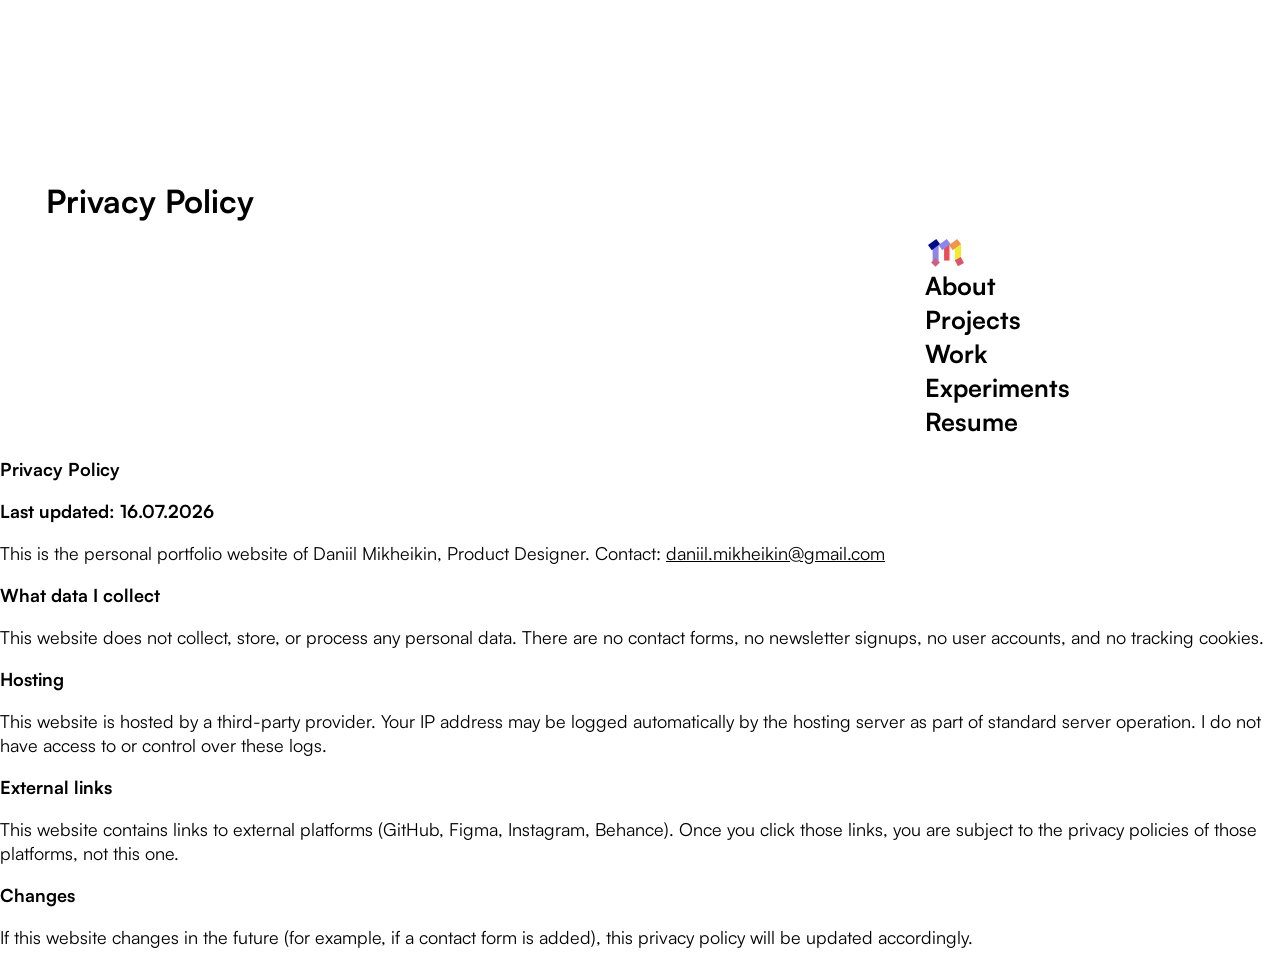
<file: privacy.html>
<!DOCTYPE html>
<html lang="en">

<head>
	<meta charset="UTF-8">
	<meta name="viewport" content="width=device-width, initial-scale=1.0, shrink-to-fit=no">
	<title>Privacy Policy — Daniil Mikheikin</title>
	<meta name="description" content="Privacy policy for Daniil Mikheikin's portfolio: no personal data collected, no contact forms, no accounts and no tracking cookies.">
	<link rel="icon" href="favicon.svg" type="image/svg+xml">
	<link rel="icon" href="favicon-32.png" sizes="32x32" type="image/png">
	<link rel="apple-touch-icon" href="apple-touch-icon.png">

	<!-- Link preview cards (LinkedIn, Slack, WhatsApp, iMessage, X). -->
	<meta property="og:type" content="website">
	<meta property="og:site_name" content="Daniil Mikheikin">
	<meta property="og:locale" content="en_US">
	<meta property="og:title" content="Privacy Policy — Daniil Mikheikin">
	<meta property="og:description" content="Privacy policy for Daniil Mikheikin's portfolio: no personal data collected, no contact forms, no accounts and no tracking cookies.">
	<meta property="og:url" content="https://daniil-mikheikin.github.io/daniil-mikheikin-portfolio/privacy.html">
	<meta property="og:image" content="https://daniil-mikheikin.github.io/daniil-mikheikin-portfolio/og-image.png">
	<meta property="og:image:type" content="image/png">
	<meta property="og:image:width" content="1200">
	<meta property="og:image:height" content="630">
	<meta property="og:image:alt" content="Mikheikin Daniil, Product Designer">
	<meta name="twitter:card" content="summary_large_image">
	<link rel="canonical" href="https://daniil-mikheikin.github.io/daniil-mikheikin-portfolio/privacy.html">
	<link rel="stylesheet" href="style.css" />
</head>

<body id="privacy-policy-page">

<div class="page">

	<h1 id="privacy-policy-title">Privacy Policy</h1>
    <header class="header-privacy">
        <div class="logo">
            <a href="index.html" class="logo-experiments">
                <img src="./logo.svg" width="36" height="36" alt="Daniil Mikheikin Logo">
            </a>
        </div>
        <nav class="navigation">
            <div><a href="about.html">About</a></div>
            <div><a href="projects.html">Projects</a></div>
            <div><a href="work.html">Work</a></div>
            <div><a href="experiments.html">Experiments</a></div>
            <div><a href="Daniil_Mikheikin_CV_Product_Designer.pdf" download>Resume</a></div>
        </nav>
    </header>

<main>
    <section>
        <p class="body-text">
            <b>Privacy Policy</b>
        </p>

        <p class="body-text">
            <b>Last updated: 16.07.2026</b>
        </p>

        <p class="body-text">
            This is the personal portfolio website of Daniil Mikheikin, Product Designer. Contact: <u>daniil.mikheikin@gmail.com</u>
        </p>

        <p class="body-text">
            <b>What data I collect</b>
        </p>

        <p class="body-text">
            This website does not collect, store, or process any personal data. There are no contact forms, no newsletter signups, no user accounts, and no tracking cookies.
        </p>

        <p class="body-text">
            <b>Hosting</b>
        </p>

        <p class="body-text">
            This website is hosted by a third-party provider. Your IP address may be logged automatically by the hosting server as part of standard server operation. I do not have access to or control over these logs.
        </p>

        <p class="body-text">
            <b>External links</b>
        </p>

        <p class="body-text">
            This website contains links to external platforms (GitHub, Figma, Instagram, Behance). Once you click those links, you are subject to the privacy policies of those platforms, not this one.
        </p>

        <p class="body-text">
            <b>Changes</b>
        </p>

        <p class="body-text">
            If this website changes in the future (for example, if a contact form is added), this privacy policy will be updated accordingly.
        </p>

    </section>
</main>

</div>

</body>

</html>
</file>
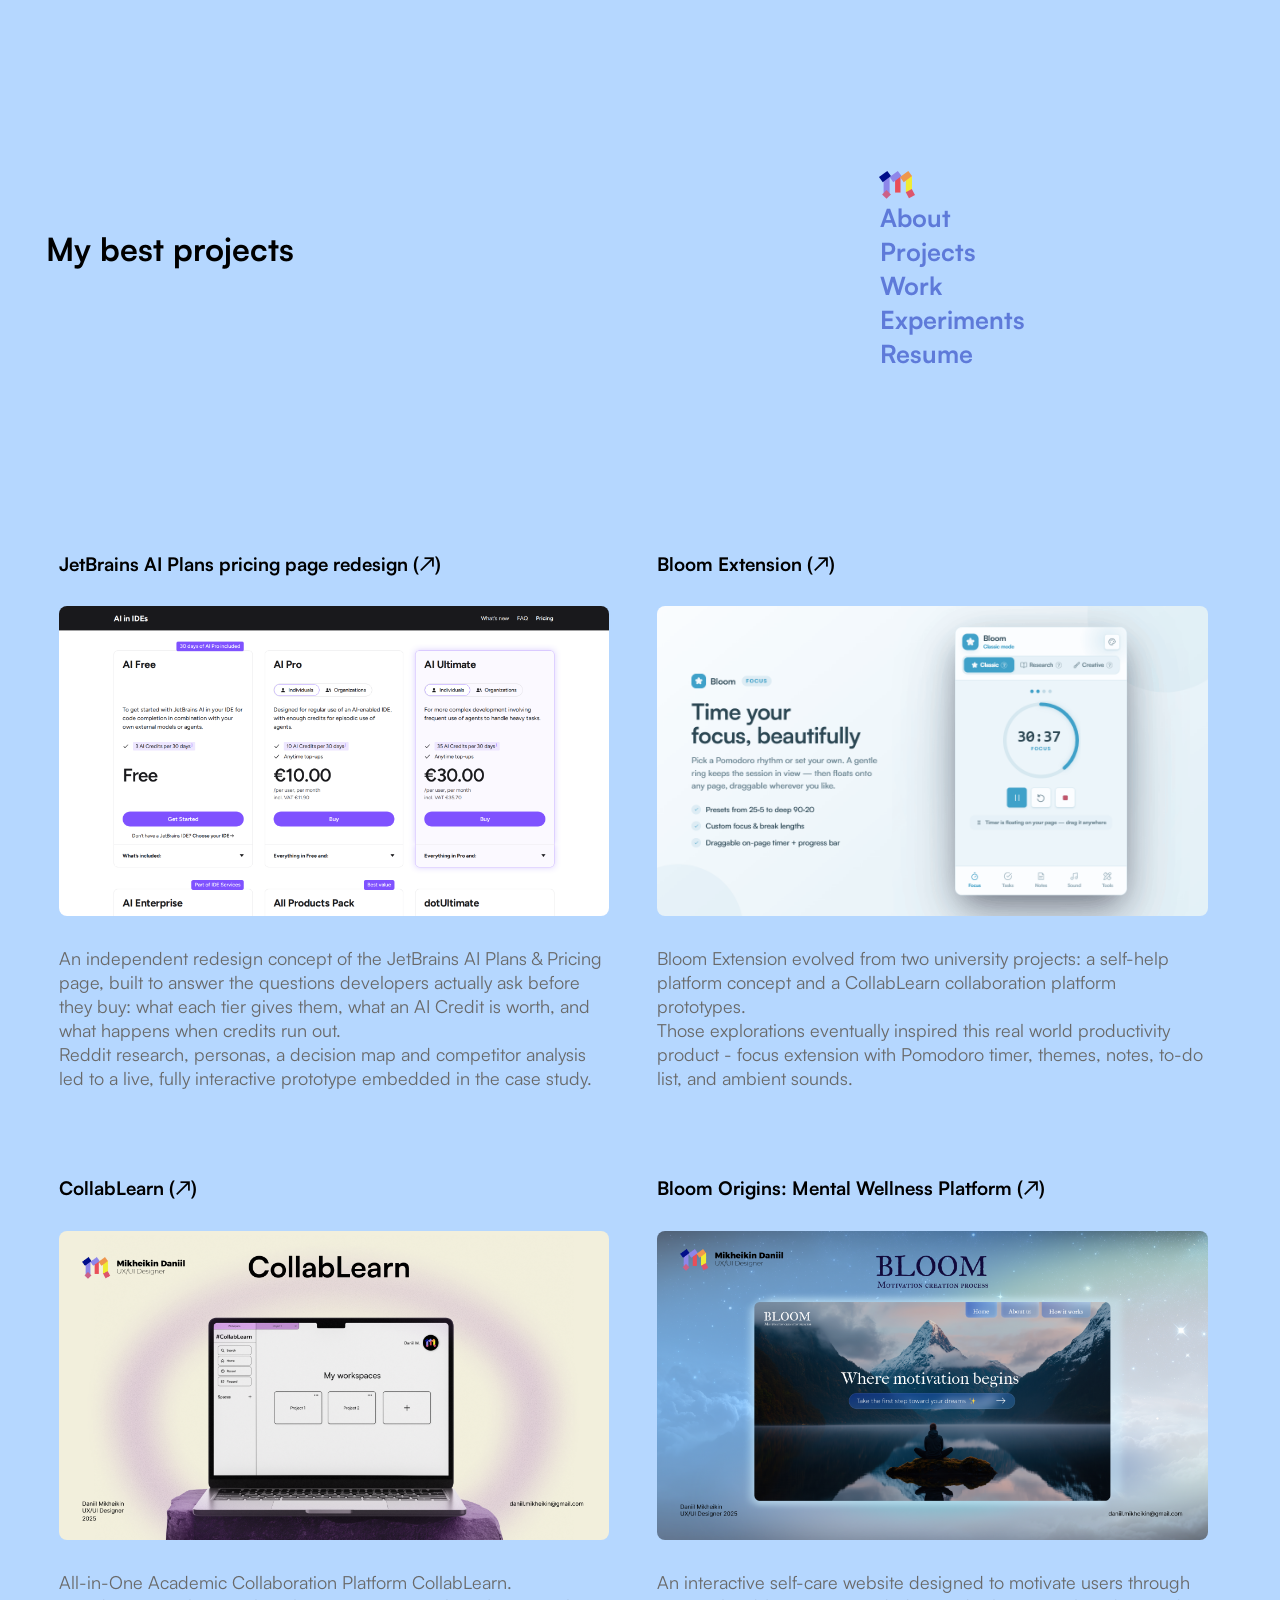
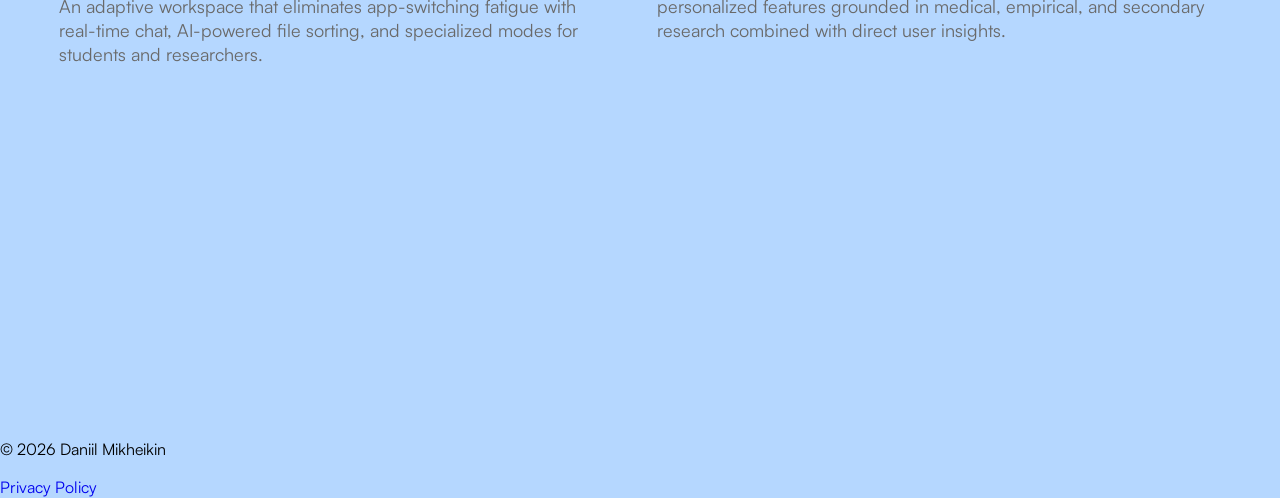
<file: projects.html>
<!DOCTYPE html>
<html lang="en">

<head>
	<meta charset="UTF-8">
	<meta name="viewport" content="width=device-width, initial-scale=1.0, shrink-to-fit=no">
	<title>Projects — Daniil Mikheikin</title>
	<meta name="description" content="Product design case studies: a JetBrains AI pricing page redesign, the CollabLearn collaboration platform, the Bloom focus extension and wellness platform.">
	<link rel="icon" href="favicon.svg" type="image/svg+xml">
	<link rel="icon" href="favicon-32.png" sizes="32x32" type="image/png">
	<link rel="apple-touch-icon" href="apple-touch-icon.png">

	<!-- Link preview cards (LinkedIn, Slack, WhatsApp, iMessage, X). -->
	<meta property="og:type" content="website">
	<meta property="og:site_name" content="Daniil Mikheikin">
	<meta property="og:locale" content="en_US">
	<meta property="og:title" content="Projects — Daniil Mikheikin">
	<meta property="og:description" content="Product design case studies: a JetBrains AI pricing page redesign, the CollabLearn collaboration platform, the Bloom focus extension and wellness platform.">
	<meta property="og:url" content="https://daniil-mikheikin.github.io/daniil-mikheikin-portfolio/projects.html">
	<meta property="og:image" content="https://daniil-mikheikin.github.io/daniil-mikheikin-portfolio/og-image.png">
	<meta property="og:image:type" content="image/png">
	<meta property="og:image:width" content="1200">
	<meta property="og:image:height" content="630">
	<meta property="og:image:alt" content="Mikheikin Daniil, Product Designer">
	<meta name="twitter:card" content="summary_large_image">
	<link rel="canonical" href="https://daniil-mikheikin.github.io/daniil-mikheikin-portfolio/projects.html">
	<link rel="stylesheet" href="style.css" />
</head>

<body class="projects-page">

<div class="page">

	<h1 id="my-best-projects">My best projects</h1>
	<header class="header-projects">
		<div class="logo">
			<a href="index.html" class="logo">
				<img src="./logo.svg" width="36" height="36" alt="Daniil Mikheikin Logo">
			</a>
		</div>
		<nav class="navigation">
			<div><a href="about.html">About</a></div>
			<div><a href="projects.html">Projects</a></div>
			<div><a href="work.html">Work</a></div>
			<div><a href="experiments.html">Experiments</a></div>
			<div><a href="Daniil_Mikheikin_CV_Product_Designer.pdf" download>Resume</a></div>
		</nav>
	</header>

<main class="container-projects">
<div class="projects-grid">

        <div class="project-card">
            <h3 class="project-name-link"><a href="jetbrains_ai_casestudy.html">JetBrains AI Plans pricing page redesign (↗)</a></h3>
            <img src="jetbrains_ai_casestudy/preview.png" alt="JetBrains AI Plans pricing page redesign preview" class="project-preview-image preview-top">
            <p class="body-text-pojects">
            	An independent redesign concept of the JetBrains AI Plans &amp; Pricing page, built to answer the questions developers actually ask before they buy: what each tier gives them, what an AI Credit is worth, and what happens when credits run out.<br>
            	Reddit research, personas, a decision map and competitor analysis led to a live, fully interactive prototype embedded in the case study.
        	</p>
        </div>

        <div class="project-card">
            <h3 class="project-name-link"><a href="bloom_extension_casestudy.html">Bloom Extension (↗)</a></h3>
            <img src="bloom_CaseStudy/01-timer.png" alt="Bloom Extension preview" class="project-preview-image">
            <p class="body-text-pojects">
            	Bloom Extension evolved from two university projects: a self-help platform concept and a CollabLearn collaboration platform prototypes.<br>
            	Those explorations eventually inspired this real world productivity product - focus extension with Pomodoro timer, themes, notes, to-do list, and ambient sounds.
        	</p>
        </div>

        <div class="project-card">
            <h3 class="project-name-link"><a href="collablearn_casestudy.html">CollabLearn (↗)</a></h3>
            <img src="collabLearn_casestudy/collablearn_1.png" alt="CollabLearn preview" class="project-preview-image">
            <p class="body-text-pojects">All-in-One Academic Collaboration Platform CollabLearn.<br>
				An adaptive workspace that eliminates app-switching fatigue with real-time chat, AI-powered file sorting, and specialized modes for students and researchers.
			</p>
        </div>

        <div class="project-card">
            <h3 class="project-name-link"><a href="bloom_platform_casestudy.html">Bloom Origins: Mental Wellness Platform (↗)</a></h3>
            <img src="bloom_platform_casestudy/1.png" alt="Bloom Platform preview" class="project-preview-image">
            <p class="body-text-pojects">
            	An interactive self-care website designed to motivate users through personalized features grounded in medical, empirical, and secondary research combined with direct user insights.
            </p>
        </div>

    </div>

</main>
</div>

<footer class="site-footer">
    <p>© 2026 Daniil Mikheikin</p>
    <a href="privacy.html">Privacy Policy</a>
</footer>

</body>

</html>
</file>
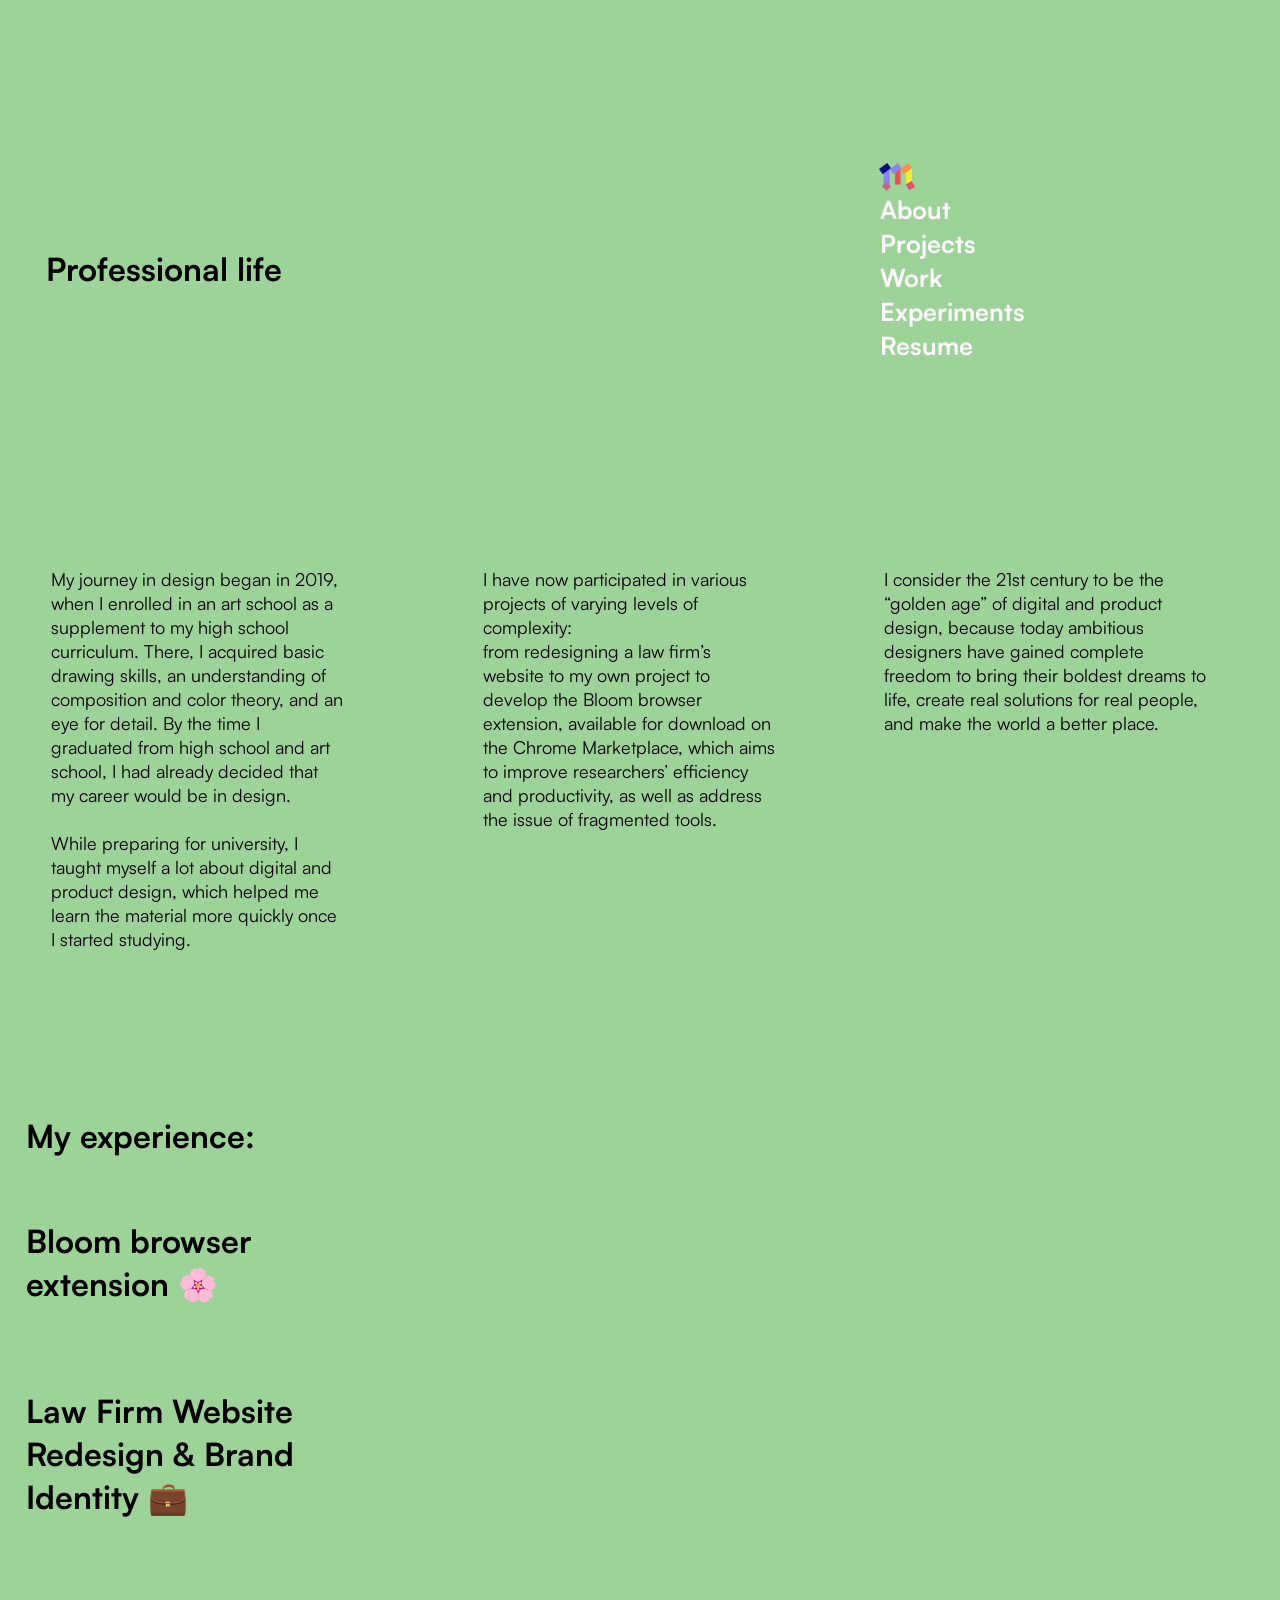
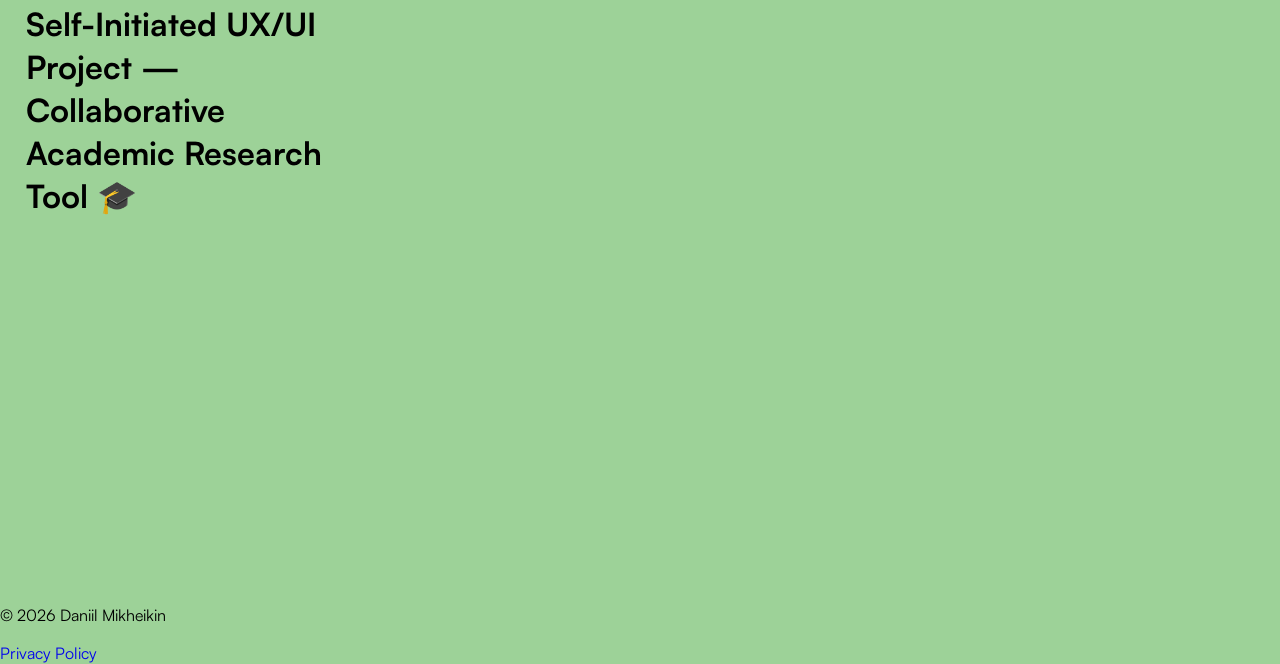
<file: work.html>
<!DOCTYPE html>
<html lang="en">

<head>
	<meta charset="UTF-8">
	<meta name="viewport" content="width=device-width, initial-scale=1.0, shrink-to-fit=no">
	<title>Work — Daniil Mikheikin</title>
	<meta name="description" content="My professional path in design: from art school in 2019 to a law firm website redesign, the Bloom browser extension and a collaborative academic research tool.">
	<link rel="icon" href="favicon.svg" type="image/svg+xml">
	<link rel="icon" href="favicon-32.png" sizes="32x32" type="image/png">
	<link rel="apple-touch-icon" href="apple-touch-icon.png">

	<!-- Link preview cards (LinkedIn, Slack, WhatsApp, iMessage, X). -->
	<meta property="og:type" content="website">
	<meta property="og:site_name" content="Daniil Mikheikin">
	<meta property="og:locale" content="en_US">
	<meta property="og:title" content="Work — Daniil Mikheikin">
	<meta property="og:description" content="My professional path in design: from art school in 2019 to a law firm website redesign, the Bloom browser extension and a collaborative academic research tool.">
	<meta property="og:url" content="https://daniil-mikheikin.github.io/daniil-mikheikin-portfolio/work.html">
	<meta property="og:image" content="https://daniil-mikheikin.github.io/daniil-mikheikin-portfolio/og-image.png">
	<meta property="og:image:type" content="image/png">
	<meta property="og:image:width" content="1200">
	<meta property="og:image:height" content="630">
	<meta property="og:image:alt" content="Mikheikin Daniil, Product Designer">
	<meta name="twitter:card" content="summary_large_image">
	<link rel="canonical" href="https://daniil-mikheikin.github.io/daniil-mikheikin-portfolio/work.html">
	<link rel="stylesheet" href="style.css" />
</head>

<body class="work-page">

<div class="page">
	<h1 id="professional-life">Professional life</h1>
	<header class="header-work">
		<div class="logo">
			<a href="index.html" class="logo">
				<img src="./logo.svg" width="36" height="36" alt="Daniil Mikheikin Logo">
			</a>
		</div>
		<nav class="navigation">
			<div><a href="about.html">About</a></div>
			<div><a href="projects.html">Projects</a></div>
			<div><a href="work.html">Work</a></div>
			<div><a href="experiments.html">Experiments</a></div>
			<div><a href="Daniil_Mikheikin_CV_Product_Designer.pdf" download>Resume</a></div>
		</nav>
	</header>

<main class="container-work">
<div class="three-columns">
	<section class="column">
	<div class="body-text">
		<p>
			My journey in design began in 2019, when I enrolled in an art school as a supplement to my high school curriculum. 
			There, I acquired basic drawing skills, an understanding of composition and color theory, and an eye for detail. 
			By the time I graduated from high school and art school, I had already decided that my career would be in design.
			<br><br> 
			While preparing for university, I taught myself a lot about digital and product design, which helped me learn the material more quickly once I started studying.
		</p>
	</div>
	</section>
	<section class="column">
	<div class="body-text">
		<p>
			I have now participated in various projects of varying levels of complexity:
			<br>from redesigning a law firm’s website to my own
			project to develop the Bloom browser extension, available for download on the Chrome Marketplace,
			which aims to improve researchers’ efficiency and productivity, as well as address the issue of fragmented tools.
		</p>
	</div>
	</section>
	<section class="column-three-work">
	<div class="body-text">
		<p>
			I consider the 21st century to be the “golden age” of digital and product design, because today ambitious designers have gained complete freedom to bring their boldest dreams to life,
			create real solutions for real people, and make the world a better place.
		</p>
	</div>
	</section>

<div class="work-experience">
    <p class="work-info-head">My experience:</p><br>

    <div>

        <div class="work-info-bottom">
            <p class="work-info-head">Bloom browser extension 🌸</p>
        </div><br><br>

        <div class="work-info-bottom">
            <p class="work-info-head">Law Firm Website Redesign & Brand Identity 💼</p>
        </div><br><br>

        <div class="work-info-bottom">
            <p class="work-info-head">Self-Initiated UX/UI Project — Collaborative Academic Research Tool 🎓</p>
        </div><br><br>

    </div>
</div>

</main>
</div>

<footer class="site-footer">
    <p>© 2026 Daniil Mikheikin</p>
    <a href="privacy.html">Privacy Policy</a>
</footer>

</body>

</html>
</file>
<file: style.css>
@font-face {
    font-family: "Satoshi";
    src: url("fonts/Satoshi-Regular.otf") format("opentype");
    font-weight: 400;
    font-style: normal;
}

@font-face {
    font-family: "Satoshi";
    src: url("fonts/Satoshi-Bold.otf") format("opentype");
    font-weight: 700;
    font-style: normal;
}

/* =======================
    GLOBAL STYLE
==========================*/
.home-page {
    background-color: #040212;
    color: white;
    font-family: "Satoshi", sans-serif;
    margin: 0;
}

.about-page {
    background-color: #DDB9E9;
    color: black;
    font-family: "Satoshi", sans-serif;
    margin: 0;
}

.projects-page {
    background-color: #9EB5FF;
    color: black;
    font-family: "Satoshi", sans-serif;
    margin: 0; 
}

.container {
    max-width: 1189px;
    margin: 0 auto;
    padding: 60px 20px;
}

/* =======================
    HOME PAGE
==========================*/

.home-page {
    background-color: #040212;
    color: white;
    font-family: "Satoshi", sans-serif;
    margin: 0;
}

.container-home {
    max-width: 1189px;
    margin: 0 auto;
    margin-bottom: 294px;
    padding: 10px 20px;
}


.three-columns {
    display: grid;
    grid-template-columns: repeat(3, 1fr);
    gap: 89px;
    margin-left: -20px;
    margin-top: 112px;
}

.column {
    padding: 25px;
    margin-top: -116px;
}

.body-text {
    font-size: 18px;
}

#about {
    width: 325px;
}

/* Navigation styles for HOME page */
.header-home {
    max-width: 1189px;
    margin: -60px auto 125px auto;
    padding: 0 24px;
}

/* =======================
    HEADER - HOME PAGE
==========================*/

.header-home nav a {
    color: grey;
    text-decoration: none;
    margin-right: 20px;
    font-size: 25px;
    font-weight: bold;
}

/* Navigation styles for ABOUT page */
.header-home nav a:hover {
    color: white;
}

/* Shared navigation styles */
.navigation {
    width: 325px;
    margin-left: auto;
    position: relative;
    left: -30px;
}

.logo {
    margin-bottom: -2px;
    margin-left: auto;
    position: relative;
    left: -160px;
    width: 36px;
    height: 36px;
    object-fit: contain;
}

#greetings {
    max-width: 1189px;
    margin: 164px auto 18px auto;
    padding: 0 40px;
}

@media (max-width: 768px) {
    .three-columns {
        grid-template-columns: 1fr;
    }
}

/*=========================
ABOUT PAGE
===========================*/

.about-page {
    background-color: #DDB9E9;
    color: black;
    font-family: "Satoshi", sans-serif;
    margin: 0;
    padding-top: 8px;
}

.header-about {
    max-width: 1189px;
    margin: -60px auto 125px auto;
    padding: 0 24px;
}

.header-about nav a {
    color: white;
    text-decoration: none;
    margin-right: 20px;
    font-size: 25px;
    font-weight: bold;
}

.header-about nav a:hover {
    color: black;
}

.navigation {
    width: 325px;
    margin-left: auto;
    position: relative;
    left: -30px;
}

#hello-world {
    max-width: 1189px;
    margin: 200px auto -40px auto;
    padding: 0 40px;
}

#about-me-text {
    width: 624px;
    font-size: 24px;
    margin-top: -100px;
}

.social-media-links {
    width:325px;
    margin-left:auto;
    position:relative;
    left:-48px;
    margin-top:-64px;
    font-size: 24px;
    font-weight: bold;
}

.social-media-links a{
    color: black;
    text-decoration: none;
}

.social-media-links a:hover {
    color: black;
}

#my-photo {
    width: 400px;
    height: 400px;
    object-fit: contain;
    margin-left:auto;
    position:relative;
    margin-top:-48px;
    margin-bottom: -37px;
    width: 325px;
}

.three-columns-about {
    display: grid;
    grid-template-columns: repeat(3, 1fr);
    gap: 64px;
    margin-left: 20px auto;
    margin-top: 24px;
}

.column-about {
    margin-right: auto;
    margin-left: -4px;
    width: 100%;
}

.column-three-photo {
    padding: 25px;
    margin-top: -30px;
    margin-left: 12px;
}

.bottom-section {
    display: grid;
    grid-template-columns: repeat(2, 1fr);
    gap: 64px;
}

.mini-divider {
    border: none;
    border-top: 2px dashed black;
    margin: 64px 0 32px;
    width: 325px;
}

 /*=========================
 PROJECTS PAGE
===========================*/

.projects-page {
    background-color: #B5D7FF;
    color: black;
    font-family: "Satoshi", sans-serif;
    margin: 0;
    padding-top: 64px;
}

.container-projects {
    max-width: 1189px;
    margin: -84px auto;
    margin-bottom: 294px;
    padding: 60px 20px;
    padding-left: 6px;
}

.projects-grid {
    display: grid;
    grid-template-columns: repeat(2, 1fr);
    gap: 48px;
    margin-top: 60px;
    padding: 0 20px;
}

.project-card {
    display: flex;
    flex-direction: column;
    gap: 12px;
}

.three-columns {
    display: grid;
    grid-template-columns: repeat(3, 1fr);
    gap: 89px;
    margin-left: -20px;
    margin-top: 112px;
}

.column {
    padding: 25px;
    margin-top: -116px;
}

.column-three-projects {
    padding: 25px;
    margin-top: -116px;
    margin-left: -32px;
}

.body-text-pojects {
    color: dimgrey;
    font-size: 18px;
}

.project-name-link a {
    color: black;
    text-decoration: none;
}

.project-name-link a:hover {
    color: brown;
}

.project-preview-image {
    width: 100%;
    aspect-ratio: 16 / 9;
    object-fit: cover;
    border-radius: 8px;
    display: block;
}

/* Full-page screenshots read better cropped from the top of the page
   than from the middle. */
.project-preview-image.preview-top {
    object-position: top;
}

#about {
    width: 325px;
}

/* Navigation styles for HOME page */
.header-projects {
    max-width: 1189px;
    margin: -60px auto 125px auto;
    padding: 0 24px;
}

 /*=========================
HEADER PROJECTS PAGE
===========================*/

.header-projects nav a {
    color: #5E7AD9;
    text-decoration: none;
    margin-right: 20px;
    font-size: 25px;
    font-weight: bold;
}

/* Navigation styles for PROJECTS page */
.header-projects nav a:hover {
    color: black;
}

/* Shared navigation styles */
.navigation {
    width: 325px;
    margin-left: auto;
    position: relative;
    left: -30px;
}

.logo {
    margin-bottom: -2px;
    margin-left: auto;
    position: relative;
    left: -160px;
    width: 36px;
    height: 36px;
    object-fit: contain; /* Keeps logo proportions */
}

#my-best-projects {
    max-width: 1189px;
    margin: 164px auto -104px auto;
    padding: 0 40px;
}

 /*=========================
 WORK PAGE
===========================*/

.work-page {
    background-color: #9DD298;
    color: black;
    font-family: "Satoshi", sans-serif;
    margin: 0;
    padding-top: 84px;
}

.container-work {
    max-width: 1189px;
    margin: 0 auto;
    margin-bottom: 294px;
    padding: 40px 20px;
}


.three-columns {
    display: grid;
    grid-template-columns: repeat(3, 1fr);
    gap: 89px;
    margin-left: -20px;
    margin-top: 112px;
}

.column {
    padding: 25px;
    margin-top: -116px;
}

.column-three-work {
    padding: 25px;
    margin-top: -116px;
    margin-left: -32px;
}

.body-text {
    font-size: 18px;
}

#about {
    width: 325px;
}

|.work-info-bottom {
    margin-left: 24px;
}

.work-info-head{
    font-size: 32px;
    font-weight: bold;
    margin-bottom: 8px;
}

.header-work {
    max-width: 1189px;
    margin: -60px auto 125px auto;
    padding: 0 24px;
}

 /*=========================
HEADER WORK PAGE
===========================*/

.header-work nav a {
    color: white;
    text-decoration: none;
    margin-right: 20px;
    font-size: 25px;
    font-weight: bold;
}

.header-work nav a:hover {
    color: black;
}

.navigation {
    width: 325px;
    margin-left: auto;
    position: relative;
    left: -30px;
}

.logo {
    margin-bottom: -2px;
    margin-left: auto;
    position: relative;
    left: -160px;
    width: 36px;
    height: 36px;
    object-fit: contain;
}

#professional-life {
    max-width: 1189px;
    margin: 164px auto -132px auto;
    padding: 0 40px;
}

 /*=========================
 EXPERIMENTS PAGE
===========================*/

.experiments-page {
    background-color: white;
    color: black;
    font-family: "Satoshi", sans-serif;
    margin: 0;
    padding-top: 132px;
}

.container {
    max-width: 1189px;
    margin: 0 auto;
    margin-bottom: 294px;
    padding: 60px 20px;
}


.three-columns {
    display: grid;
    grid-template-columns: repeat(3, 1fr);
    gap: 89px;
    margin-left: -20px;
    margin-top: 112px;
}

.column {
    padding: 25px;
    margin-top: -116px;
}

.column-three-projects {
    padding: 25px;
    margin-top: -116px;
    margin-left: -32px;
}

.body-text-experiments {
    color: dimgrey;
    font-size: 18px;
    padding-left: 4px;
}

.experiments-name-link a {
    color: black;
    text-decoration: none;
}

.experiments-name-link a:hover {
    color: rebeccapurple;
}

#about {
    width: 325px;
}

.header-experiments {
    max-width: 1189px;
    margin: -60px auto 125px auto;
    padding: 0 24px;
}

 /*=========================
HEADER EXPERIMENTS PAGE
===========================*/

.header-experiments nav a {
    color: lightgrey;
    text-decoration: none;
    margin-right: 20px;
    font-size: 25px;
    font-weight: bold;
}

/* Navigation styles for EXPERIMENTS page */
.header-experiments nav a:hover {
    color: rebeccapurple;
}

.navigation {
    width: 325px;
    margin-left: auto;
    position: relative;
    left: -30px;
}

.logo-experiments {
    margin-bottom: -1px;
    margin-left: auto;
    position: relative;
    padding-left: 4px;
    left: -160px;
    width: 36px;
    height: 36px;
    object-fit: contain;
}

#my-laboratory-space {
    max-width: 1189px;
    margin: 164px auto -170px auto;
    padding: 0 40px;
}

/* =============================
    BLOOM CASESTUDY PAGE
================================*/

#bloom-ext-casestudy-page {
    background-color: white;
    color: black;
    font-family: "Satoshi", sans-serif;
    margin: 0;
    padding-top: 132px;
}

.header-collablearn {
    max-width: 1189px;
    margin: -60px auto 125px auto;
    padding: 0 24px;
}

/* ===============================
    BLOOM CASESTUDY HEADER
==================================*/

.header-collablearn nav a {
    color: black;
    text-decoration: none;
    margin-right: 20px;
    font-size: 25px;
    font-weight: bold;
}

.header-collablearn nav a:hover {
    color: purple;
}

.navigation {
    width: 325px;
    margin-left: auto;
    position: relative;
    left: -30px;
}

.logo {
    margin-bottom: -2px;
    margin-left: auto;
    position: relative;
    left: -160px;
    width: 36px;
    height: 36px;
    object-fit: contain;
}

/* The case-study hero brings its own 104px of top padding,
   so the shared header margin would double the gap here. */
#bloom-ext-casestudy-page .header-collablearn {
    margin-bottom: 0;
}

#bloom-ext-title {
    color: black;
    font-size: 2em;
    font-weight: bold;
    max-width: 1189px;
    margin: 48px auto 12px auto;
    padding: 0 16px;
}

/* =============================
    COLLABLEARN CASESTUDY PAGE
================================*/

#collablearn-casestudy-page {
    background-color: white;
    color: black;
    font-family: "Satoshi", sans-serif;
    margin: 0;
    padding-top: 132px;
}

/* Navigation styles for HOME page */
.header-collablearn {
    max-width: 1189px;
    margin: -60px auto 125px auto;
    padding: 0 24px;
}

/* ===============================
    COLLABLEARN CASESTUDY HEADER
==================================*/

.header-collablearn nav a {
    color: black;
    text-decoration: none;
    margin-right: 20px;
    font-size: 25px;
    font-weight: bold;
}

.header-collablearn nav a:hover {
    color: purple;
}

.navigation {
    width: 325px;
    margin-left: auto;
    position: relative;
    left: -30px;
}

.logo {
    margin-bottom: -2px;
    margin-left: auto;
    position: relative;
    left: -160px;
    width: 36px;
    height: 36px;
    object-fit: contain;
}

/* The case-study hero brings its own 104px of top padding,
   so the shared header margin would double the gap here. */
#collablearn-casestudy-page .header-collablearn {
    margin-bottom: 0;
}

#collabLearn-title {
    color: black;
    font-size: 2em;
    font-weight: bold;
    max-width: 1189px;
    margin: 48px auto 12px auto;
    padding: 0 16px;
}


/* =============================
    BLOOM PLATFORM CASESTUDY PAGE
================================*/

#bloom-mental-page {
    background-color: white;
    color: white;
    font-family: "Satoshi", sans-serif;
    margin: 0;
    padding-top: 132px;
}

/* Navigation styles for HOME page */
.header-bloom-mental-wellness {
    max-width: 1189px;
    margin: -60px auto 125px auto;
    padding: 0 24px;
}

/* ===============================
    BLOOM PLATFORM CASESTUDY HEADER
==================================*/

.header-bloom-mental-wellness nav a {
    color: black;
    text-decoration: none;
    margin-right: 20px;
    font-size: 25px;
    font-weight: bold;
}

.header-bloom-mental-wellness nav a:hover {
    color: purple;
}

.navigation {
    width: 325px;
    margin-left: auto;
    position: relative;
    left: -30px;
}

.logo {
    margin-bottom: -2px;
    margin-left: auto;
    position: relative;
    left: -160px;
    width: 36px;
    height: 36px;
    object-fit: contain;
}

#bloom-mental-title {
    color: black;
    max-width: 1189px;
    margin: 48px auto 12px auto;
    padding: 0 16px;
}

/* =========================
   CASE STUDY PAGE
========================= */

.case-study-images {
    max-width: 900px;
    margin: 0 auto;
    padding: 0 20px 80px 20px;
    display: flex;
    flex-direction: column;
    gap: 24px;
}

.case-study-image {
    width: 100%;
    height: auto;
    border-radius: 8px;
}

/* =============================
    PRIVACY-POLICY PAGE
================================*/

#privacy-policy-page {
    background-color: white;
    color: black;
    font-family: "Satoshi", sans-serif;
    margin: 0;
    padding-top: 132px;
}

/* Navigation styles for HOME page */
.header-collablearn {
    max-width: 1189px;
    margin: -60px auto 125px auto;
    padding: 0 24px;
}

/* ===============================
    PRIVACY-POLICY HEADER
==================================*/

.header-privacy nav a {
    color: black;
    text-decoration: none;
    margin-right: 20px;
    font-size: 25px;
    font-weight: bold;
}

.header-privacy nav a:hover {
    color: purple;
}

.navigation {
    width: 325px;
    margin-left: auto;
    position: relative;
    left: -30px;
}

.logo {
    margin-bottom: -2px;
    margin-left: auto;
    position: relative;
    left: -160px;
    width: 36px;
    height: 36px;
    object-fit: contain;
}

#privacy-policy-title {
    color: black;
    max-width: 1189px;
    margin: 48px auto 12px auto;
    padding: 0 16px;
}

/* =============================
    JETBRAINS AI CASESTUDY PAGE
================================*/

#jetbrains-casestudy-page {
    background-color: white;
    color: black;
    font-family: "Satoshi", sans-serif;
    margin: 0;
    padding-top: 132px;
}

/* ===============================
    JETBRAINS AI CASESTUDY HEADER
==================================*/

/* The case-study hero brings its own 104px of top padding,
   so the shared header margin would double the gap here. */
#jetbrains-casestudy-page .header-collablearn {
    margin-bottom: 0;
}

#jetbrains-title {
    color: black;
    font-size: 2em;
    font-weight: bold;
    max-width: 1189px;
    margin: 48px auto 12px auto;
    padding: 0 16px;
}

/* =========================
   ANIMATED UNDERLINE ON HOVER
   The line wipes in from the left on hover and
   wipes out to the right when the cursor leaves.
========================= */

/* Every link that gets the effect needs its own
   positioning context so the line can sit under it. */
.navigation a,
.social-media-links a[href],
.project-name-link a,
.experiments-name-link a,
.site-footer a {
    position: relative;
    display: inline-block;
    text-decoration: none;
    transition: color 0.35s ease;
}

/* The line itself: full width, but squashed to nothing
   until the link is hovered. */
.navigation a::after,
.social-media-links a[href]::after,
.project-name-link a::after,
.experiments-name-link a::after,
.site-footer a::after {
    content: "";
    position: absolute;
    left: 0;
    right: 0;
    bottom: -2px;
    height: 2px;
    background-color: currentColor;
    transform: scaleX(0);
    transform-origin: right center;
    transition: transform 0.35s cubic-bezier(0.65, 0, 0.35, 1);
}

/* On hover the origin flips to the left, so the line
   grows out from the left edge instead of the right. */
.navigation a:hover::after,
.navigation a:focus-visible::after,
.social-media-links a[href]:hover::after,
.social-media-links a[href]:focus-visible::after,
.project-name-link a:hover::after,
.project-name-link a:focus-visible::after,
.experiments-name-link a:hover::after,
.experiments-name-link a:focus-visible::after,
.site-footer a:hover::after,
.site-footer a:focus-visible::after {
    transform: scaleX(1);
    transform-origin: left center;
}

/* Respect the system setting for reduced motion. */
@media (prefers-reduced-motion: reduce) {

    .navigation a,
    .social-media-links a[href],
    .project-name-link a,
    .experiments-name-link a,
    .site-footer a,
    .navigation a::after,
    .social-media-links a[href]::after,
    .project-name-link a::after,
    .experiments-name-link a::after,
    .site-footer a::after {
        transition: none;
    }
}

/* =========================
   HOME PAGE - FLUID CURSOR
   A full-screen WebGL canvas holding a fluid simulation that
   the cursor pushes dye through. Home page only - the canvas
   and the script are in index.html alone. The behaviour and
   all the tuning live in fluid-cursor.js.
========================= */

.home-page #fluid-canvas {
    position: fixed;
    top: 0;
    left: 0;
    width: 100%;
    height: 100%;
    display: block;         /* a bare canvas is inline, which leaves a baseline gap */
    pointer-events: none;   /* never swallows a click or a text selection */
    z-index: 0;             /* over the page background, under the writing */
}

/* Lift the content into its own layer so the fluid stays behind it.
   Moving colour underneath text is atmosphere; moving colour on top
   of text is an obstacle. */
.home-page .page,
.home-page .site-footer {
    position: relative;
    z-index: 1;
}

/* fluid-cursor.js already removes the canvas on touch screens and
   under reduced motion. These rules are the belt to that pair of
   braces, and they also cover the moment before the script runs. */
@media (hover: none) {

    .home-page #fluid-canvas {
        display: none;
    }
}

@media (prefers-reduced-motion: reduce) {

    .home-page #fluid-canvas {
        display: none;
    }
}

/* =========================
   RESPONSIVE - MOBILE
========================= */


@media (max-width: 768px) {

    .three-columns,
    .three-columns-about,
    .bottom-section {
        grid-template-columns: 1fr;
        gap: 24px;
        margin-left: 0;
        margin-top: 40px;
    }

    .column.three {
    order: -1;
}

    .column,
    .column-three-projects,
    .column-three-work {
        margin-top: 0;
        margin-left: 0;
    }

    /*ALL PAGES: Navigation*/
    .navigation {
        width: 100%;
        left: 0;
        margin-left: 0;
    }

    /*ALL PAGES: Logo*/
    .logo,
    .logo-experiments {
        left: 0;
        margin-left: 0;
    }

    .header-home,
    .header-about,
    .header-projects,
    .header-work,
    .header-experiments {
        margin-top: 0;
        margin-bottom: 32px;
        padding: 0 16px;
    }

    .header-home nav a,
    .header-about nav a,
    .header-projects nav a,
    .header-work nav a,
    .header-experiments nav a {
        font-size: 18px;
        margin-right: 10px;
    }

    #greetings {
        margin: 48px auto 12px auto;
        padding: 0 16px;
    }

    #about {
        width: 100%;
    }

    #hello-world {
        margin: 48px auto 12px auto;
        padding: 0 16px;
    }

    #about-me-text {
        width: 100%;
        font-size: 18px;
        margin-top: 0;
    }

    /*ABOUT PAGE: Photo*/
    #my-photo {
        width: 100%;
        max-width: 300px;
        height: auto;
        display: block;
        margin: 0 auto 16px auto;
    }

    .social-media-links {
        width: 100%;
        left: 0;
        position: static;
        margin-top: 16px;
        font-size: 18px;
    }

    /*ABOUT PAGE: Divider line*/
    .mini-divider {
        width: 100%;
    }

    /*PROJECTS PAGE: Big heading*/
    #my-best-projects {
        margin: 48px auto 12px auto;
        padding: 0 16px;
    }

    /* WORK PAGE: Big heading*/
    #professional-life {
        margin: 48px auto 12px auto;
        padding: 0 16px;
    }

    /*EXPERIMENTS PAGE: Big heading*/
    #my-laboratory-space {
        margin: 48px auto 12px auto;
        padding: 0 16px;
    }

    /* CASE STUDY PAGE: Header fix */
    #collablearn-casestudy-page,
    #jetbrains-casestudy-page {
        padding-top: 20px;
    }

    .header-collablearn {
        margin: 0 auto 40px auto;
        padding: 0 16px;
        display: flex;
        flex-direction: column;
        gap: 16px;
    }

    .header-collablearn .navigation {
        width: 100%;
        left: 0;
    }

    .header-collablearn .logo {
        left: 0;
    }

    #collabLearn-title {
        margin: 20px auto 12px auto;
        padding: 0 16px;
    }

    #bloom-ext-title,
    #jetbrains-title {
        margin: 20px auto 12px auto;
        padding: 0 16px; 
    }

    .projects-grid {
        grid-template-columns: 1fr;
        gap: 32px;
    }

}
</file>
